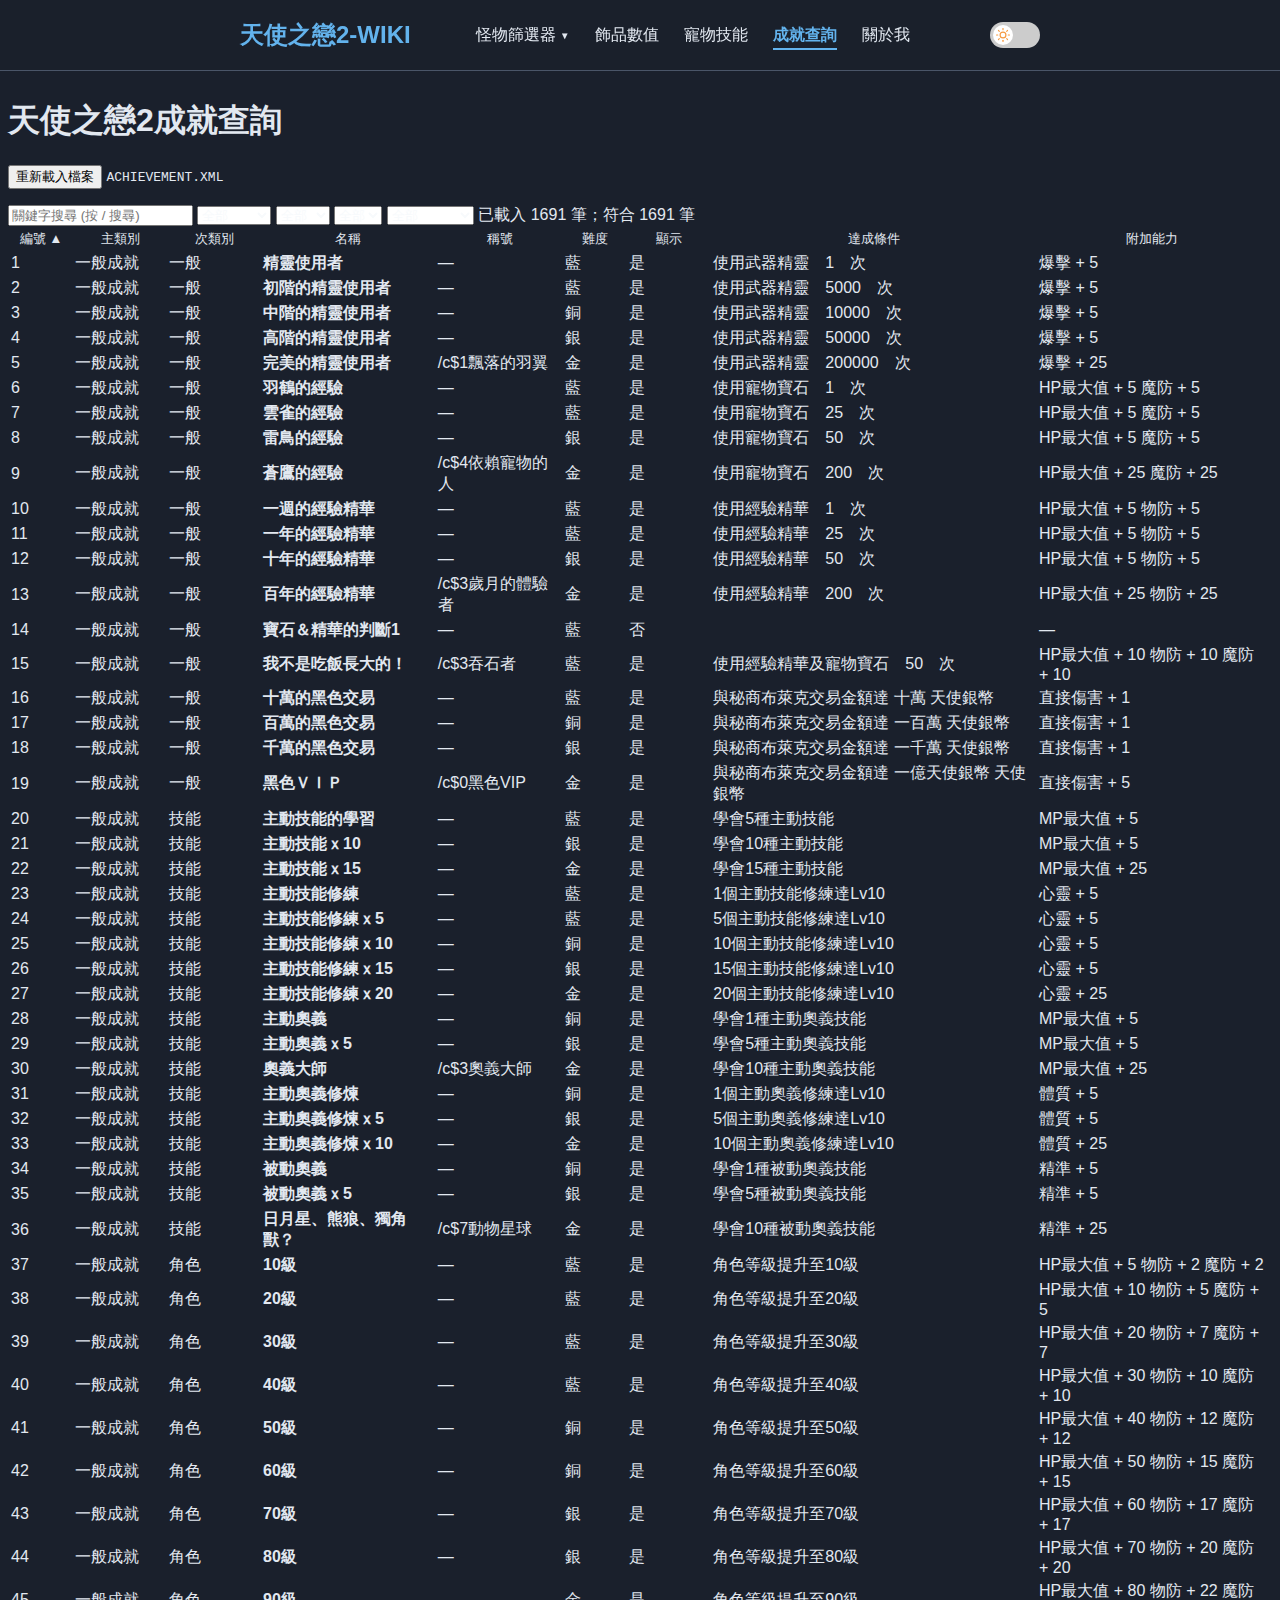
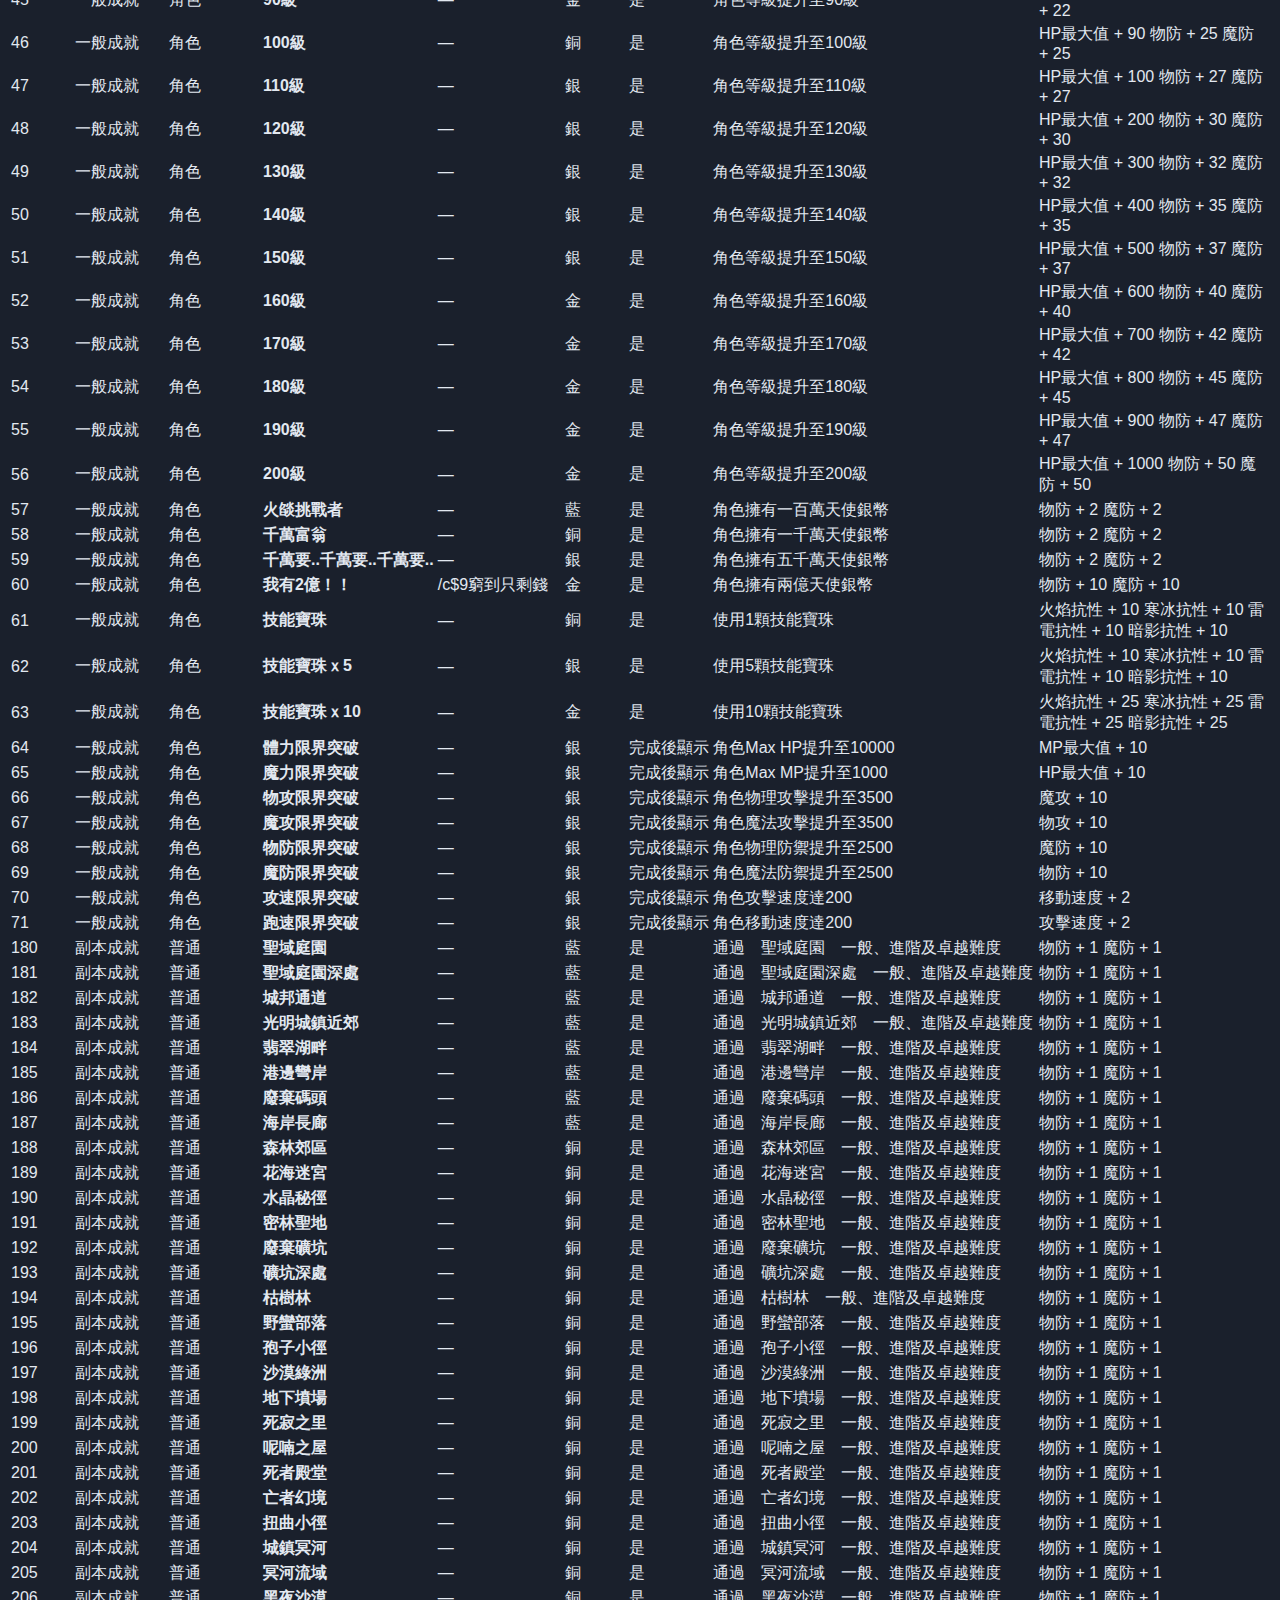
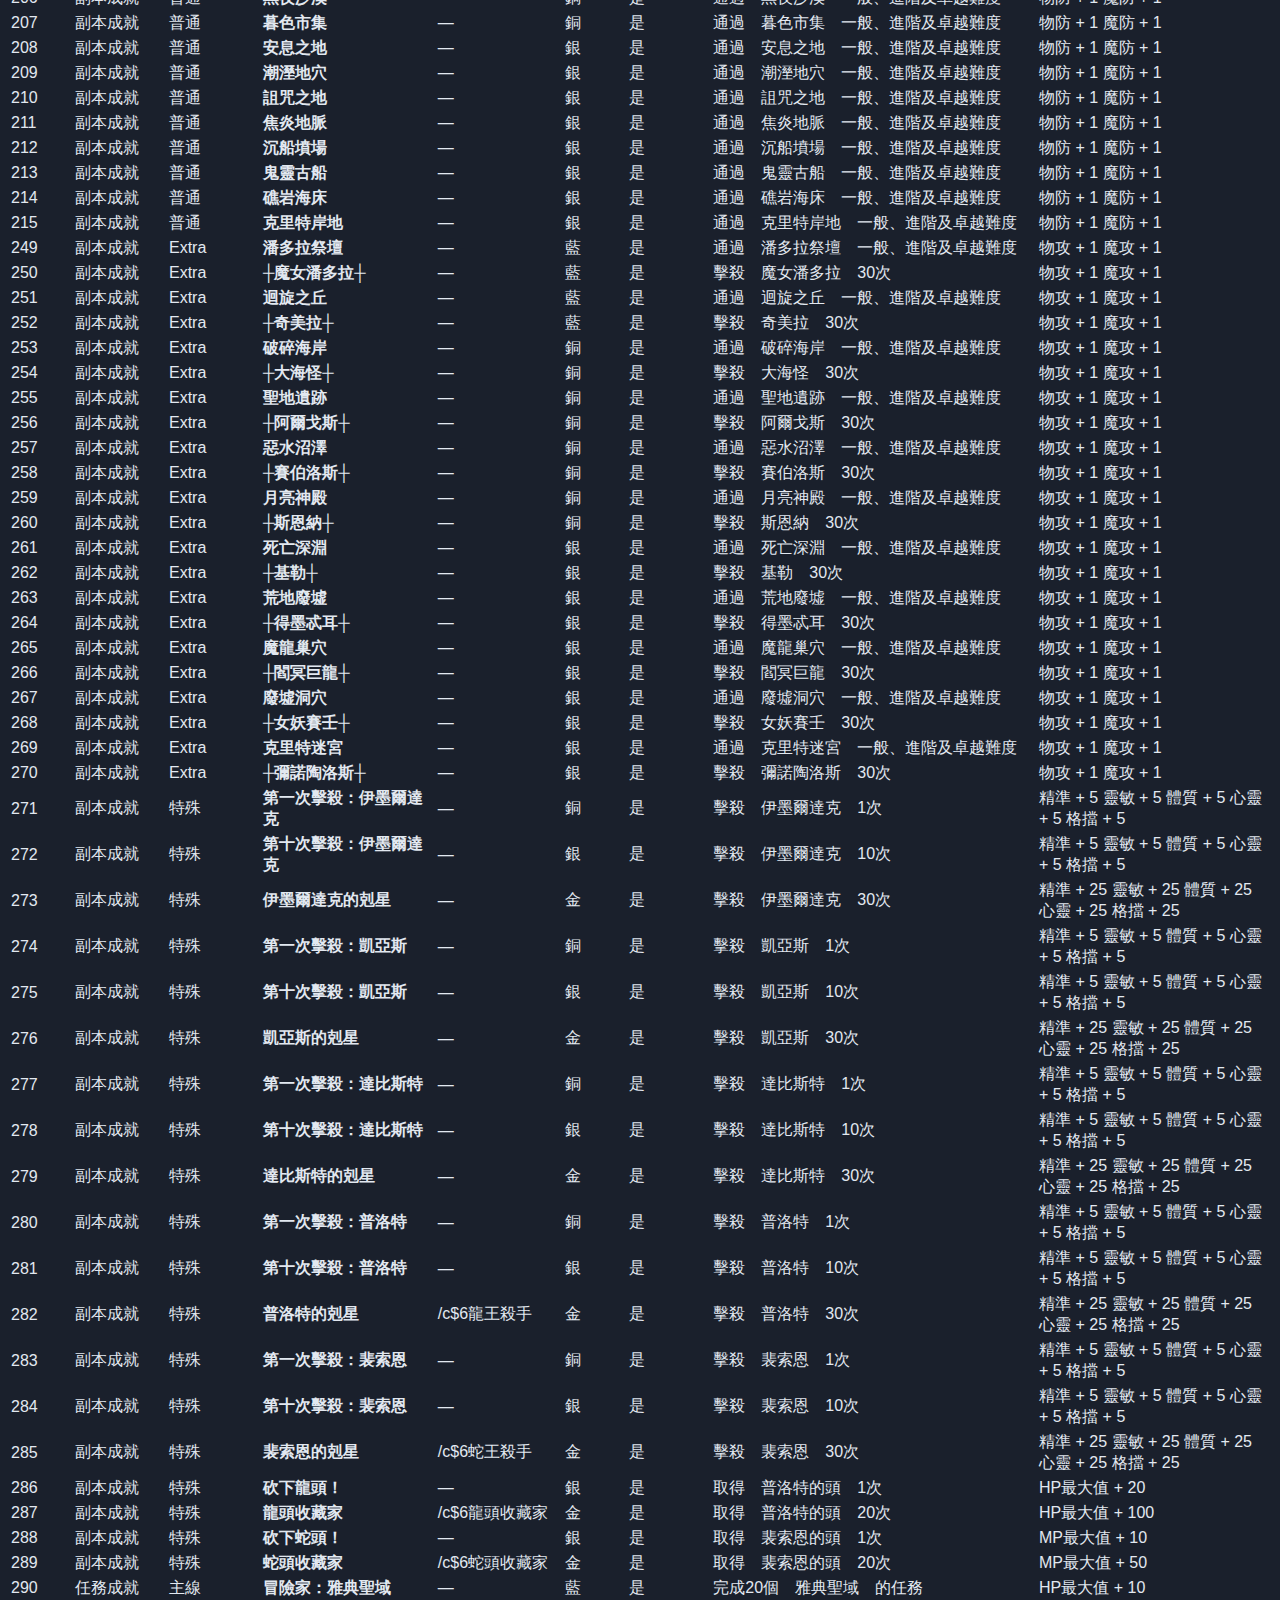
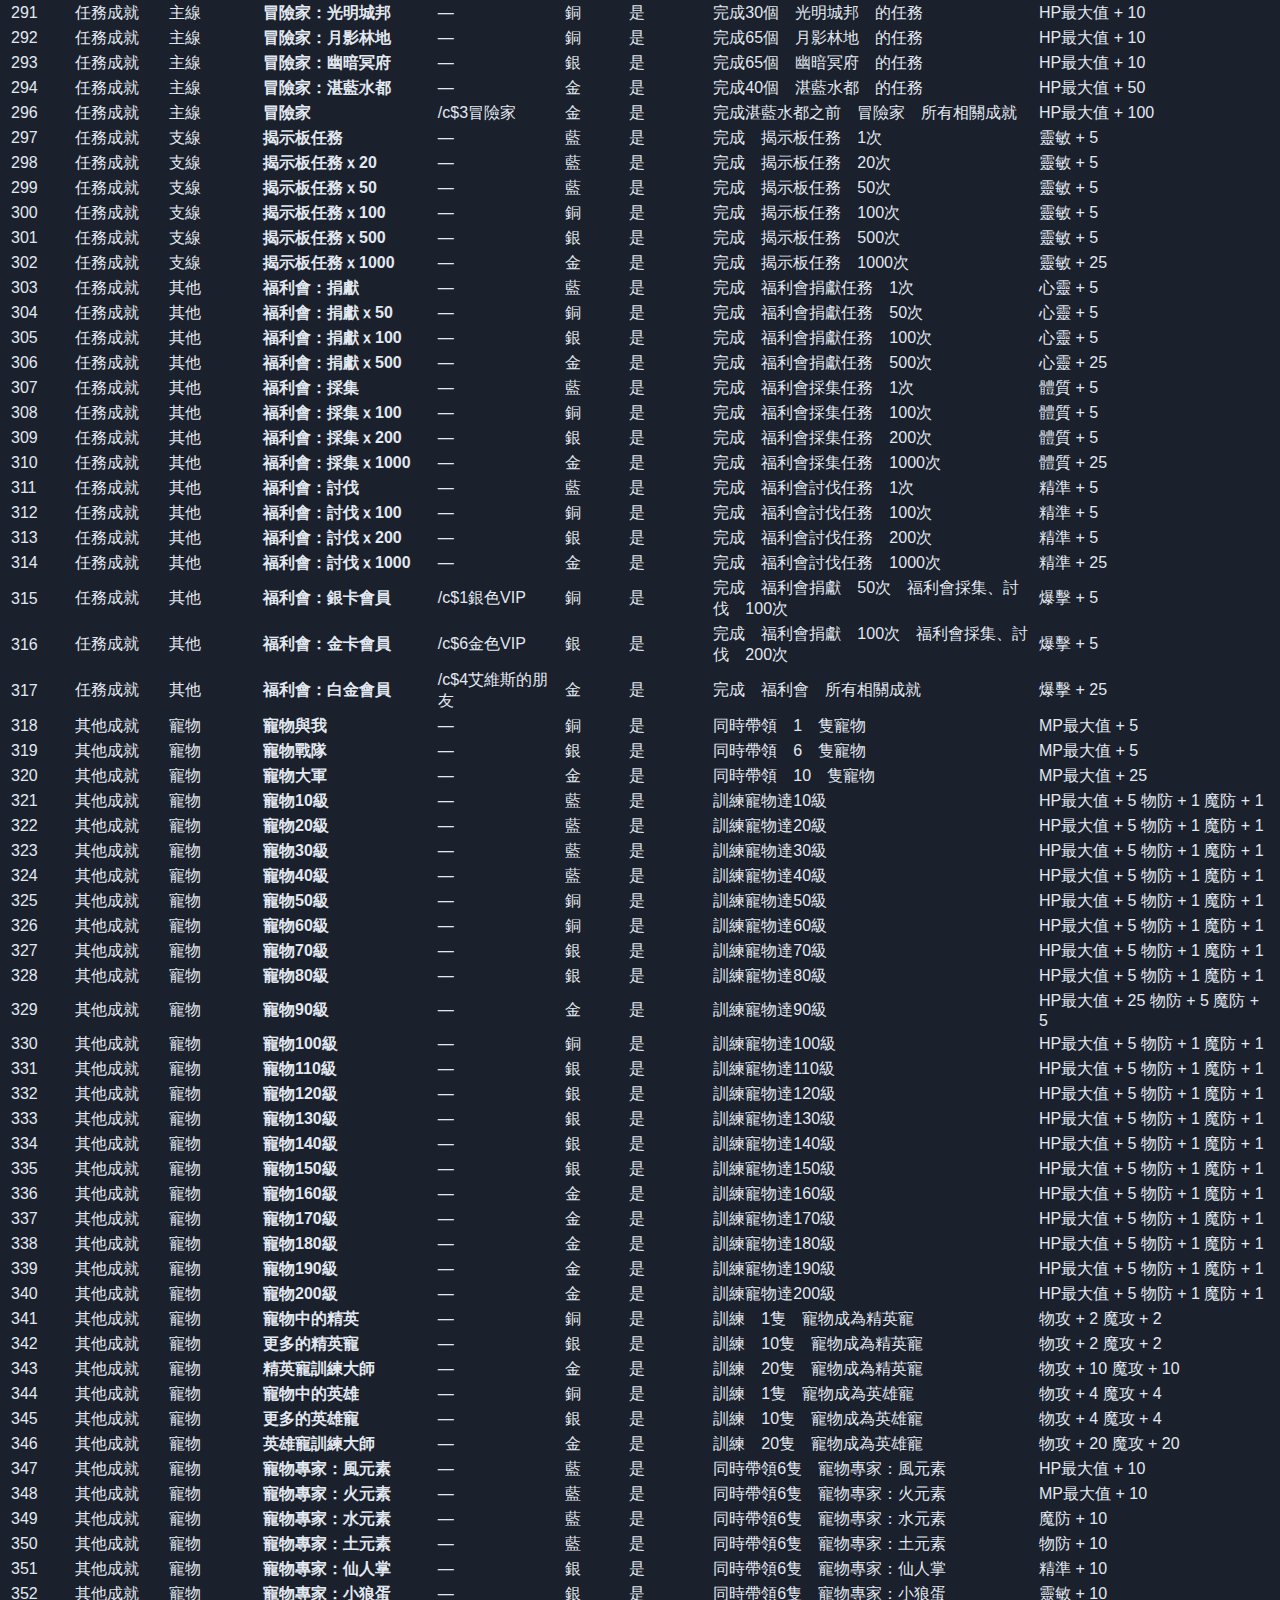
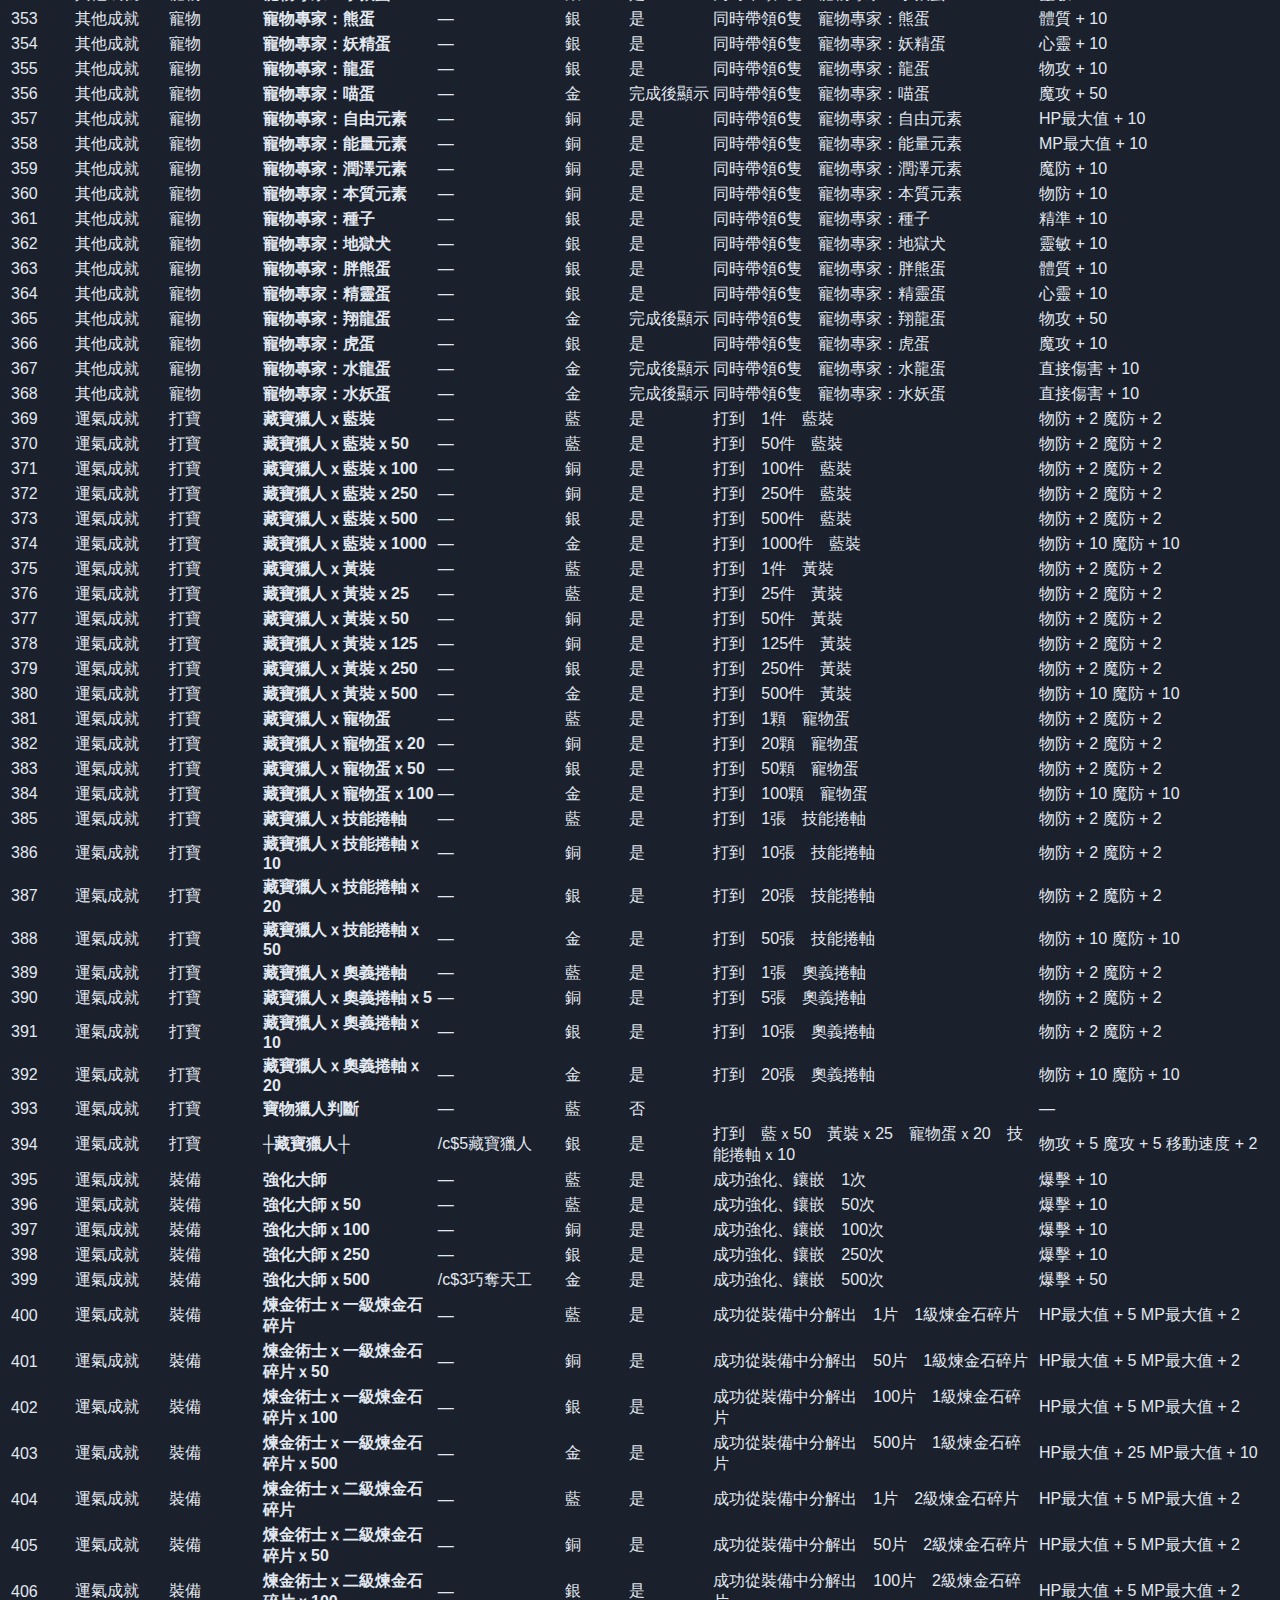
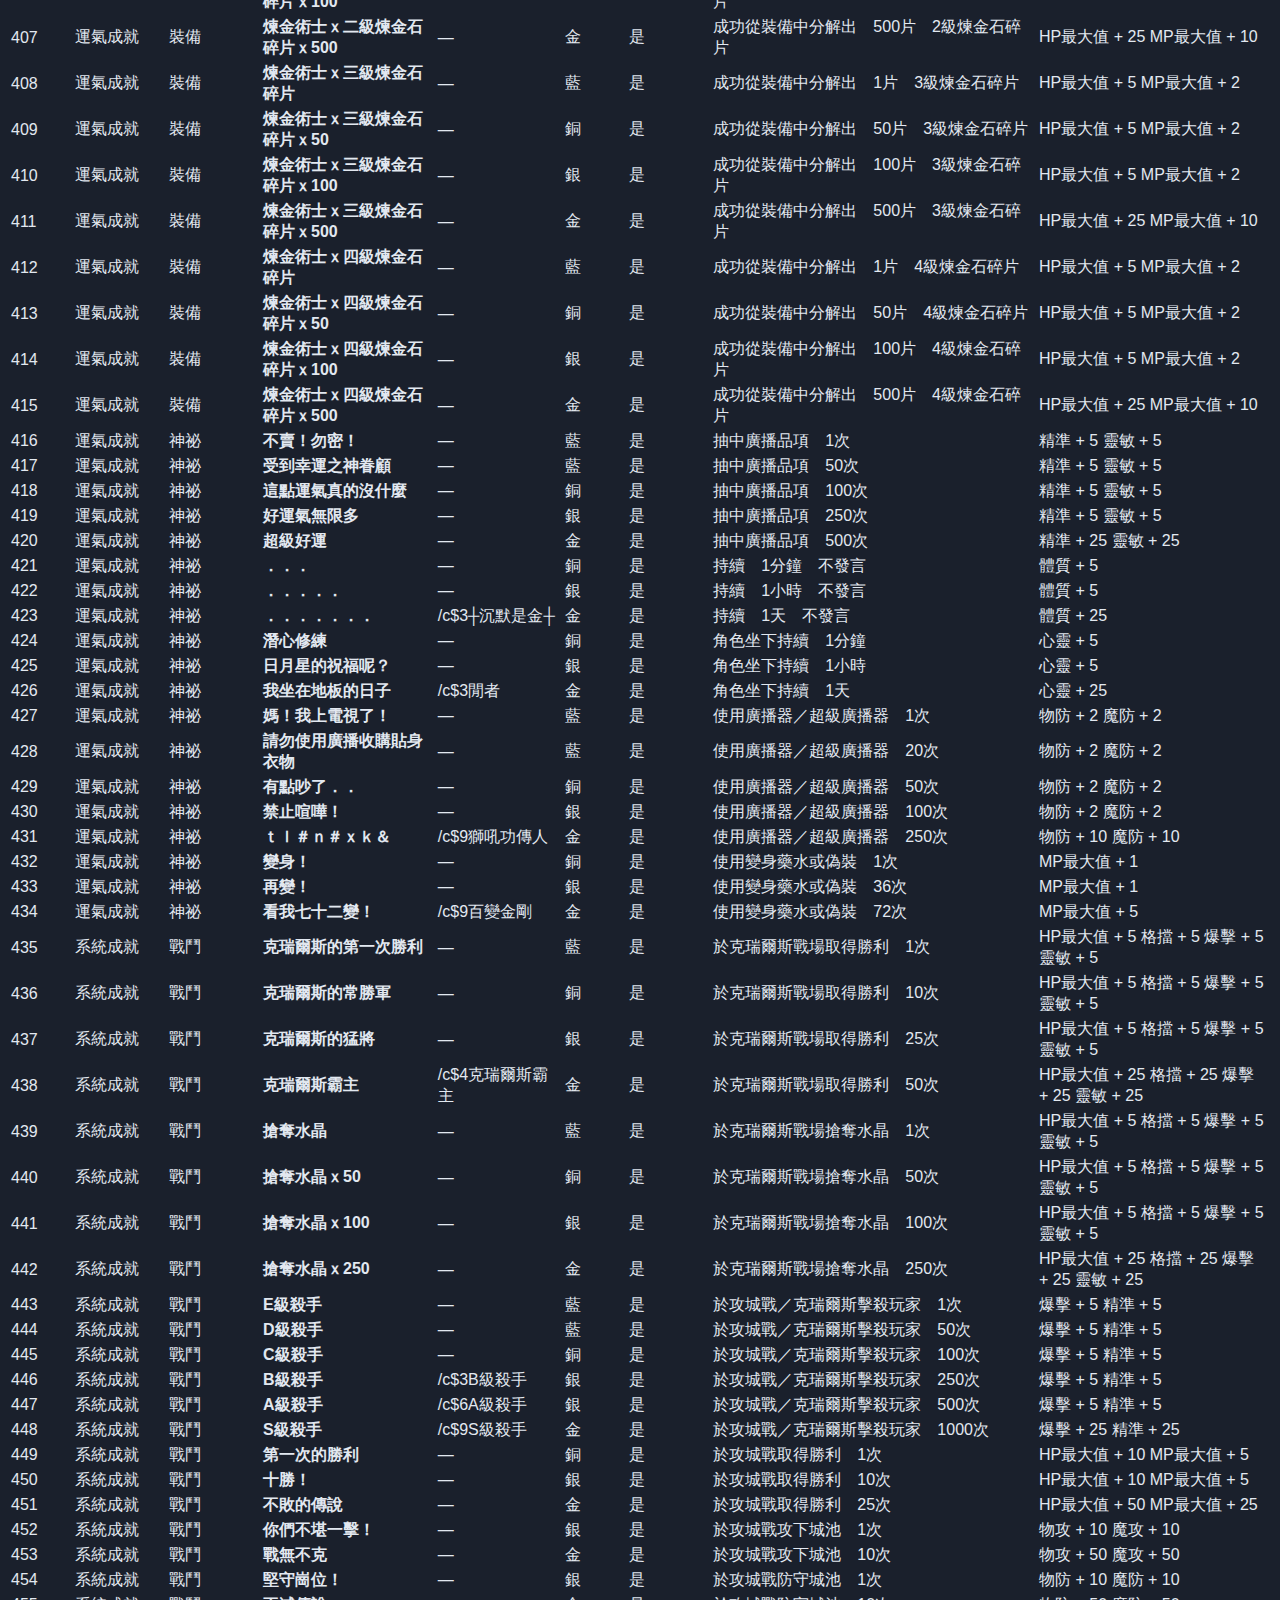
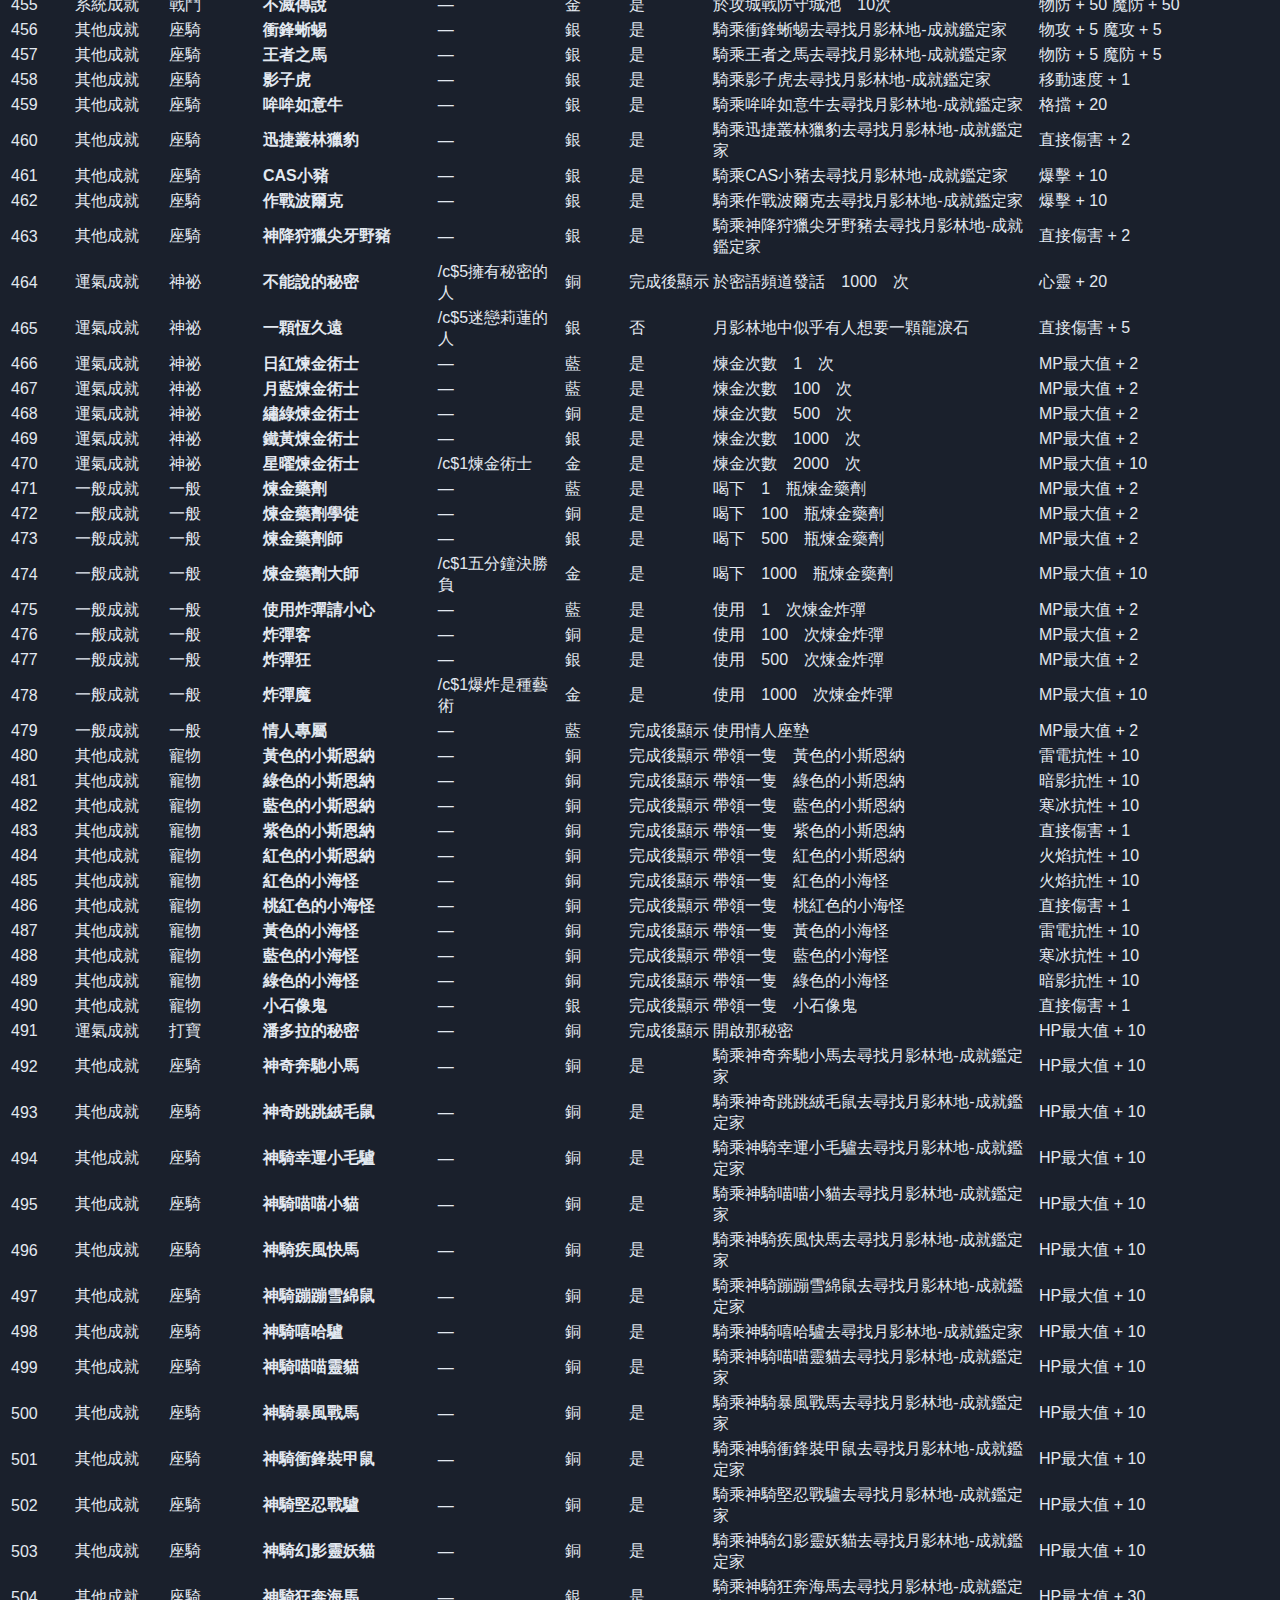
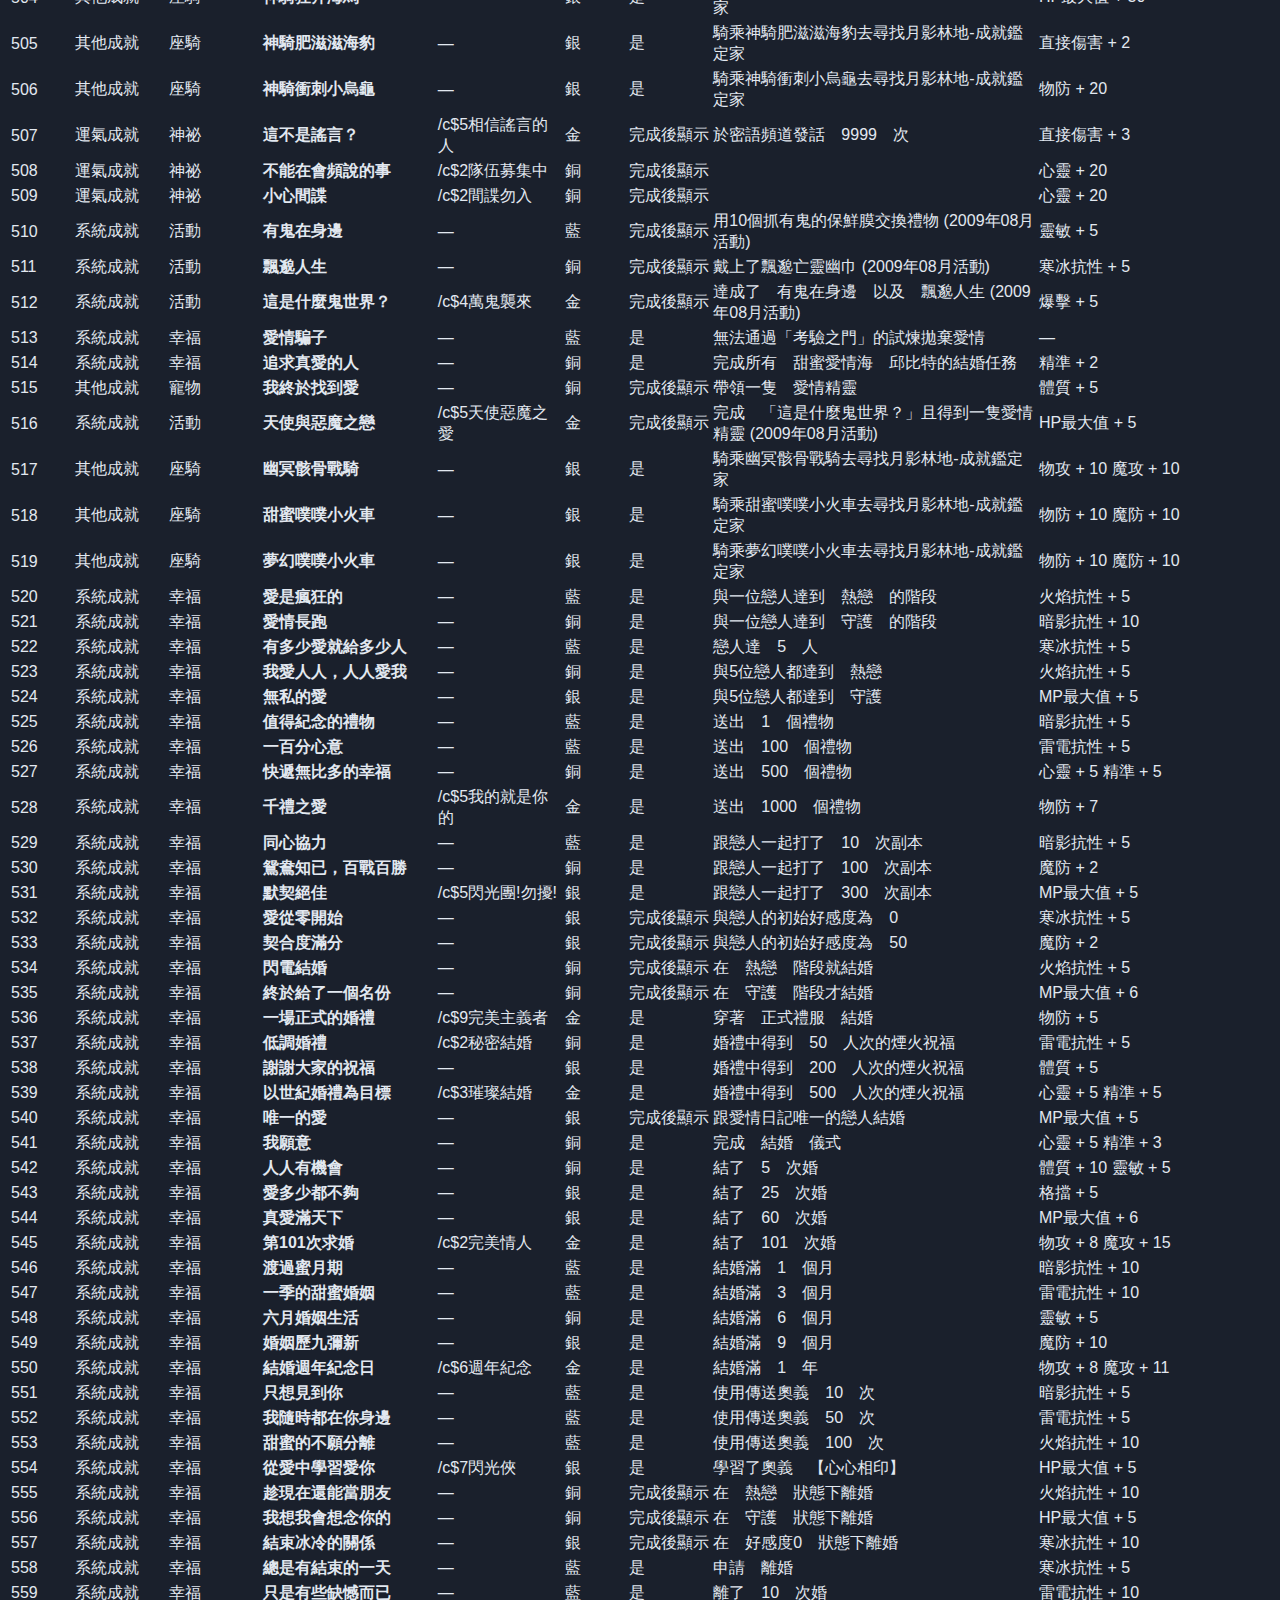
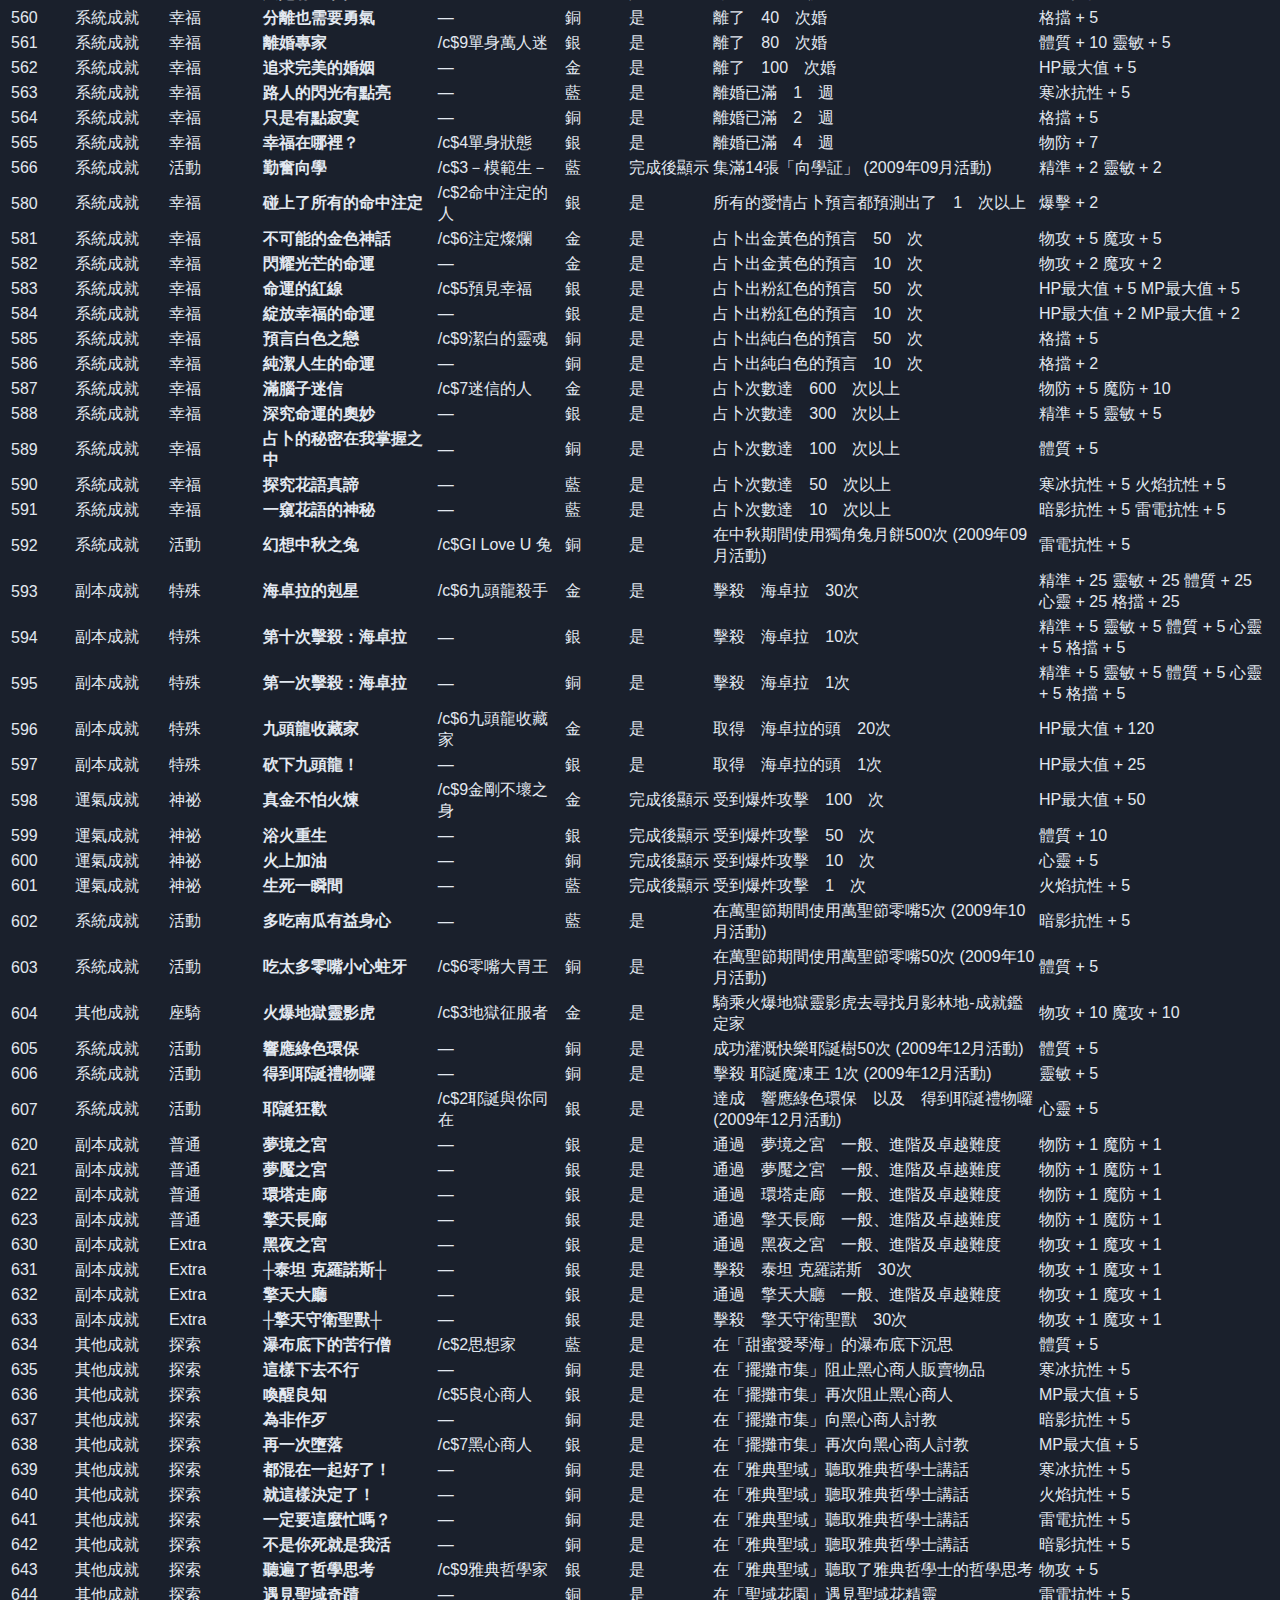
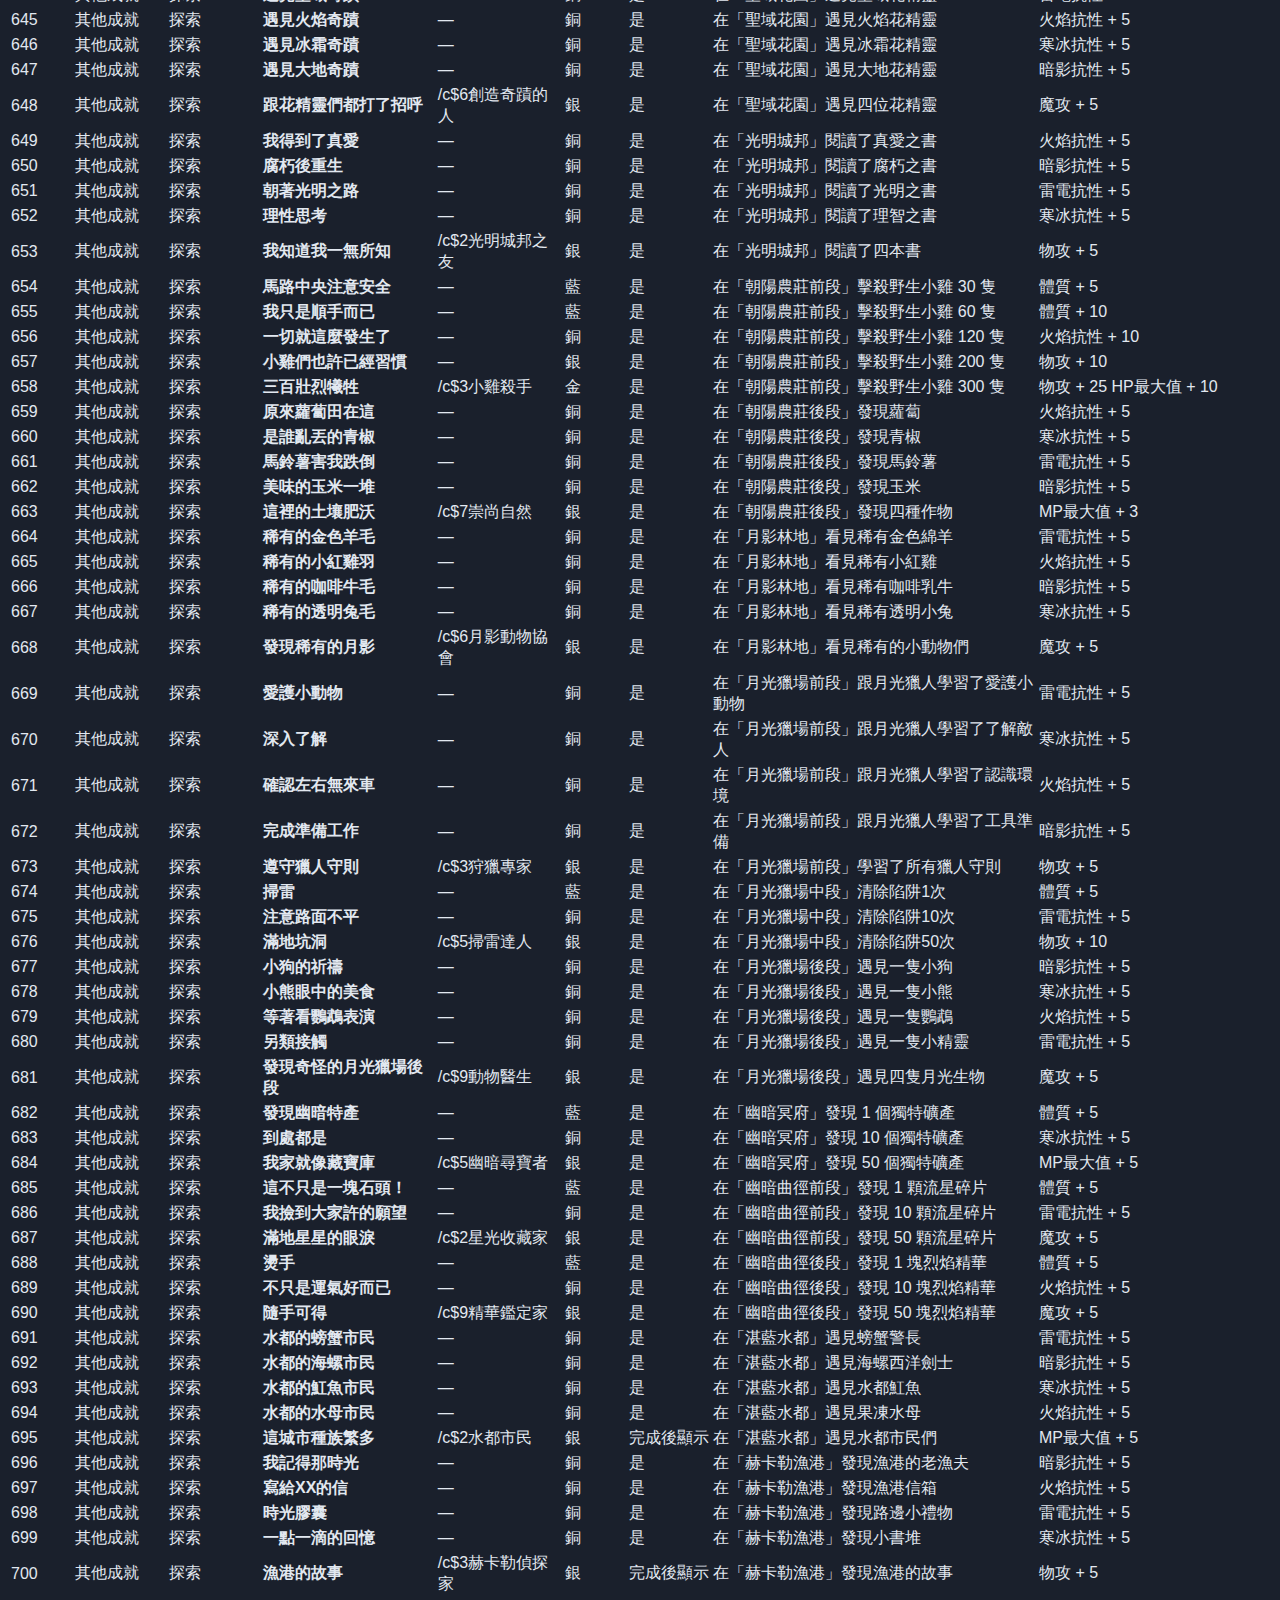
<file: achievement.html>
<!DOCTYPE html>
<html lang="zh-Hant">
<head>
<meta charset="utf-8">
<meta name="viewport" content="width=device-width, initial-scale=1">
<title>天使之戀2成就查詢</title>
<link rel="stylesheet" href="shared-styles.css">
<link rel="icon" href="al2favicon.ico" type="image/x-icon">
</head>
<body>
<div id="nav-placeholder"></div>

<div class="container">
  <h1>天使之戀2成就查詢</h1>
  <p>
    <input type="file" id="fileInput" accept=".xml" style="display:none;">
    <button id="reloadButton">重新載入檔案</button>
    <code>ACHIEVEMENT.XML</code>
  </p>

  <div class="filters">
    <input id="kw" type="text" placeholder="關鍵字搜尋 (按 / 搜尋)" aria-label="搜尋成就">
    <select id="cat"><option>全部</option></select>
    <select id="subcat"><option>全部</option></select>
    <select id="diff"><option>全部</option></select>
    <select id="visible"><option>全部</option></select>
    <span class="stat" id="stat">尚未載入</span>
  </div>

  <div class="table-wrap">
    <table id="tbl">
      <thead><tr id="theadRow"></tr></thead>
      <tbody id="tbody"></tbody>
    </table>
  </div>
  <div id="no-results" class="text-center py-12 text-slate-400 hidden" style="text-align:center; padding: 20px;">
    找不到符合的成就。
  </div>

  <details style="margin-top:8px">
    <summary>原始 XML</summary>
    <pre id="raw" style="white-space:pre-wrap;font-size:12px;max-height:200px;overflow:auto;color:#8ea0be"></pre>
  </details>

  <div class="footer">Made for offline use</div>
</div>
<script src="nav.js"></script>
<script>
(() => {
  const kw=document.getElementById('kw'),cat=document.getElementById('cat'),subcat=document.getElementById('subcat'),diff=document.getElementById('diff'),visible=document.getElementById('visible'),stat=document.getElementById('stat'),theadRow=document.getElementById('theadRow'),tbody=document.getElementById('tbody'),raw=document.getElementById('raw'),fileInput=document.getElementById('fileInput'),reloadButton=document.getElementById('reloadButton');
  let rows=[],sortKey="編號",sortAsc=true;

  const columns=[["編號",60],["主類別",90],["次類別",90],["名稱",160],["稱號",120],["難度",60],["顯示",80],["達成條件",260],["附加能力",200]];

  function parseXMLText(text){
    const parser=new DOMParser(),doc=parser.parseFromString(text,"application/xml");
    if(doc.querySelector("parsererror")) throw new Error("XML 解析失敗");
    const nodes=[...doc.querySelectorAll("achievement")];
    return nodes.map(el=>{
      const obj={};for(const attr of el.attributes)obj[attr.name]=attr.value;
      const ruleGroups={};
      for(const[k,v]of Object.entries(obj)){const m=k.match(/^規則(\d+)(類別|參數(\d+))$/);if(m){const idx=m[1];ruleGroups[idx]=ruleGroups[idx]||{類別:"",參數:{}};if(m[2]==="類別")ruleGroups[idx].類別=v;if(m[3])ruleGroups[idx].參數[m[3]]=v}}
      const ruleEntries=Object.entries(ruleGroups).map(([i,r])=>({索引:+i,類別:r.類別,參數:Object.keys(r.參數).sort((a,b)=>a-b).map(k=>r.參數[k])})).sort((a,b)=>a.索引-b.索引);
      const bonusGroups={};
      for(const[k,v]of Object.entries(obj)){let m=k.match(/^附加能力(\d*)種類$/);if(m){const idx=m[1]||"1";bonusGroups[idx]=bonusGroups[idx]||{};bonusGroups[idx].種類=v}m=k.match(/^附加能力(\d*)數值$/);if(m){const idx=m[1]||"1";bonusGroups[idx]=bonusGroups[idx]||{};bonusGroups[idx].數值=v}}
      const bonusEntries=Object.entries(bonusGroups).map(([i,b])=>({索引:+i,種類:b.種類,數值:b.數值})).sort((a,b)=>a.索引-b.索引);
      return {...obj,_規則:ruleEntries,_附加能力:bonusEntries};
    });
  }

  function renderHeader(){
    theadRow.innerHTML="";columns.forEach(([key,w])=>{const th=document.createElement('th');th.style.minWidth=w+'px';const btn=document.createElement('button');btn.textContent=key+(sortKey===key?(sortAsc?" ▲":" ▼"):"");btn.style.background="none";btn.style.color="inherit";btn.style.border="0";btn.style.cursor="pointer";btn.onclick=()=>{if(sortKey===key)sortAsc=!sortAsc;else{sortKey=key;sortAsc=true}update()};th.appendChild(btn);theadRow.appendChild(th)});
  }

  function update(){
    renderHeader();let data=[...rows];
    if(cat.value!=="全部")data=data.filter(r=>r["主類別"]===cat.value);
    if(subcat.value!=="全部")data=data.filter(r=>r["次類別"]===subcat.value);
    if(diff.value!=="全部")data=data.filter(r=>r["難度"]===diff.value);
    if(visible.value!=="全部")data=data.filter(r=>r["顯示"]===visible.value);
    const k=kw.value.trim();if(k)data=data.filter(r=>["編號","名稱","稱號","說明","主類別","次類別"].some(x=>(r[x]||"").includes(k))||r._規則.some(x=>x.類別.includes(k)||x.參數.join(",").includes(k))||r._附加能力.some(x=>(x.種類||"").includes(k)));
    data.sort((a,b)=>{const va=a[sortKey],vb=b[sortKey];const na=+va,nb=+vb;let cmp;cmp=(!isNaN(na)&&!isNaN(nb))?na-nb:String(va||"").localeCompare(String(vb||""),"zh-Hant");return sortAsc?cmp:-cmp});
    stat.textContent=`已載入 ${rows.length} 筆；符合 ${data.length} 筆`;
    const noResults = document.getElementById('no-results');
    if (noResults) {
      noResults.classList.toggle('hidden', data.length > 0);
    }
    tbody.innerHTML="";
    data.forEach(r=>{const tr=document.createElement('tr');
      tr.innerHTML=`<td>${r["編號"]||""}</td><td>${r["主類別"]||""}</td><td>${r["次類別"]||""}</td><td><strong>${r["名稱"]||""}</strong></td><td class="muted">${r["稱號"]||"—"}</td><td>${r["難度"]||""}</td><td>${r["顯示"]||""}</td><td class="muted">${r["說明"]||""}</td><td data-cell="附加能力"></td><td data-cell="規則"></td>`;
      const bc=tr.querySelector('[data-cell="附加能力"]');if(r._附加能力.length && r._附加能力[0].種類){bc.textContent=r._附加能力.map(x=>(x.種類||"?")+" + "+(x.數值||0)).join("  ");}else bc.innerHTML='<span class="muted">—</span>';
      tbody.appendChild(tr)});
    function setOpts(sel,vals){const cur=sel.value;sel.innerHTML="<option>全部</option>"+vals.map(v=>`<option>${v}</option>`).join("");if([...sel.options].some(o=>o.value===cur))sel.value=cur}
    setOpts(cat,[...new Set(rows.map(r=>r["主類別"]).filter(Boolean))]);setOpts(subcat,[...new Set(rows.map(r=>r["次類別"]).filter(Boolean))]);setOpts(diff,[...new Set(rows.map(r=>r["難度"]).filter(Boolean))]);setOpts(visible,[...new Set(rows.map(r=>r["顯示"]).filter(Boolean))]);
  }

  async function loadFile(file){
    try{
      let text;
      if(file){text=await file.text()}
      else{const res=await fetch('ACHIEVEMENT.XML');if(!res.ok)throw new Error(res.statusText);text=await res.text()}
      raw.textContent=text;
      rows=parseXMLText(text);
      update();
    }catch(e){
      stat.textContent="無法載入檔案："+e.message;
      tbody.innerHTML = `<tr><td colspan="${columns.length}" style="text-align:center;padding:20px;">無法載入成就檔案 (ACHIEVEMENT.XML)。請確認檔案存在，或手動選擇檔案。</td></tr>`;
    }
  }
  
  reloadButton.addEventListener('click', () => fileInput.click());
  fileInput.addEventListener('change', (e) => {
    if(e.target.files.length) loadFile(e.target.files[0]);
  });
  
  [kw,cat,subcat,diff,visible].forEach(el=>el.addEventListener('input',update));
  renderHeader();
  loadFile();
})();
</script>
</body>
</html>
</file>
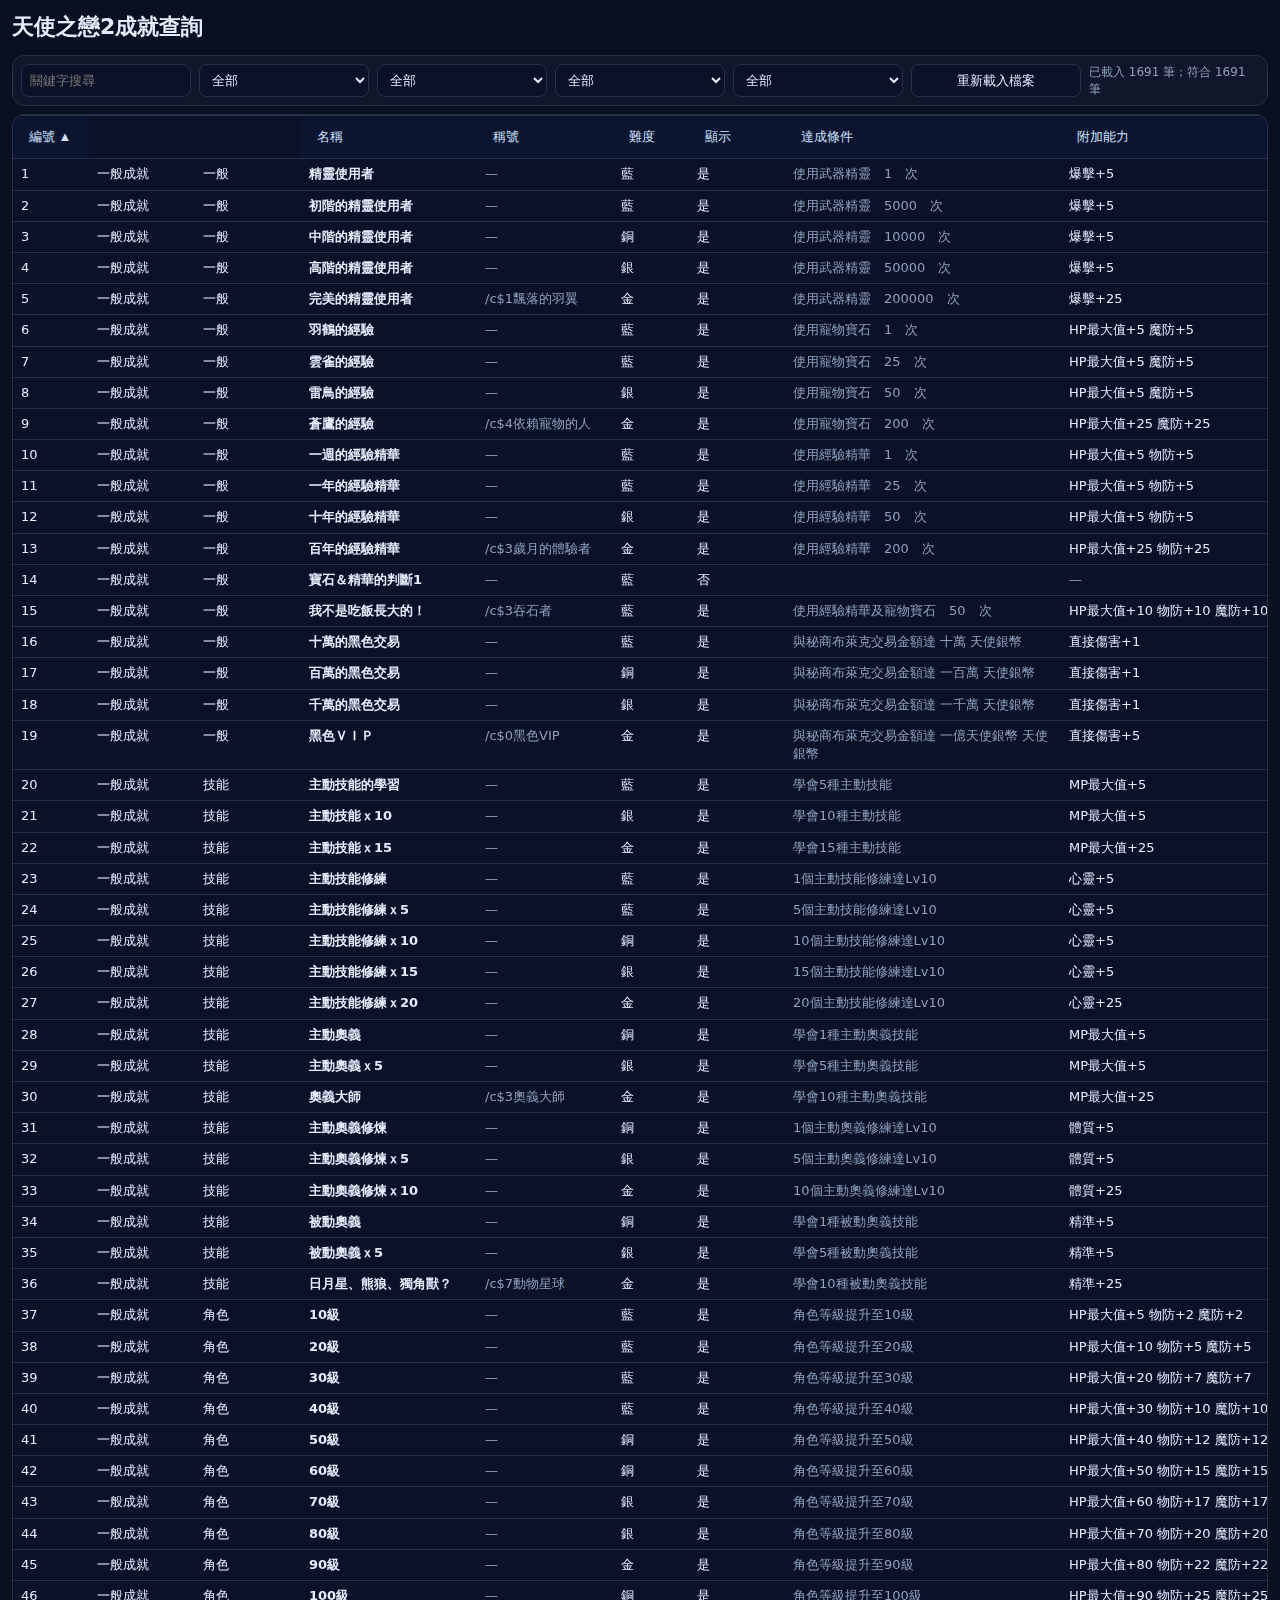
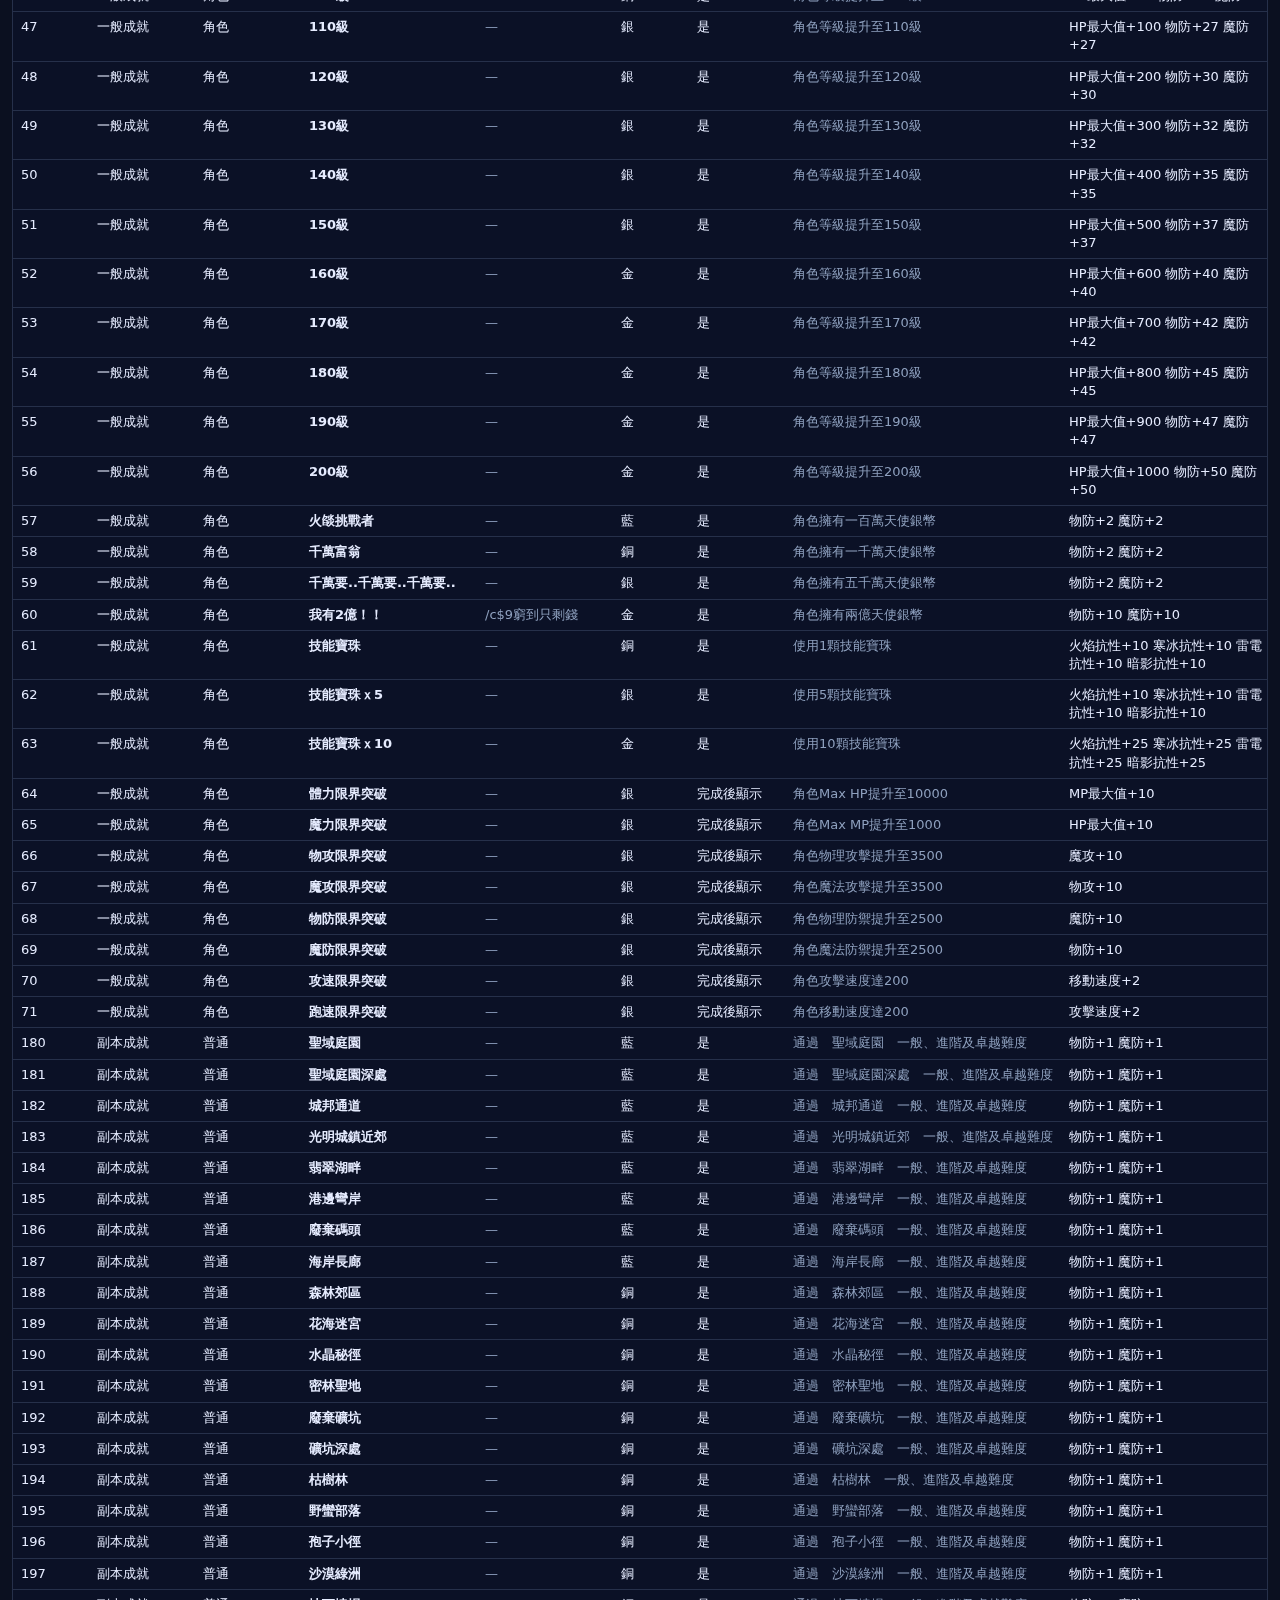
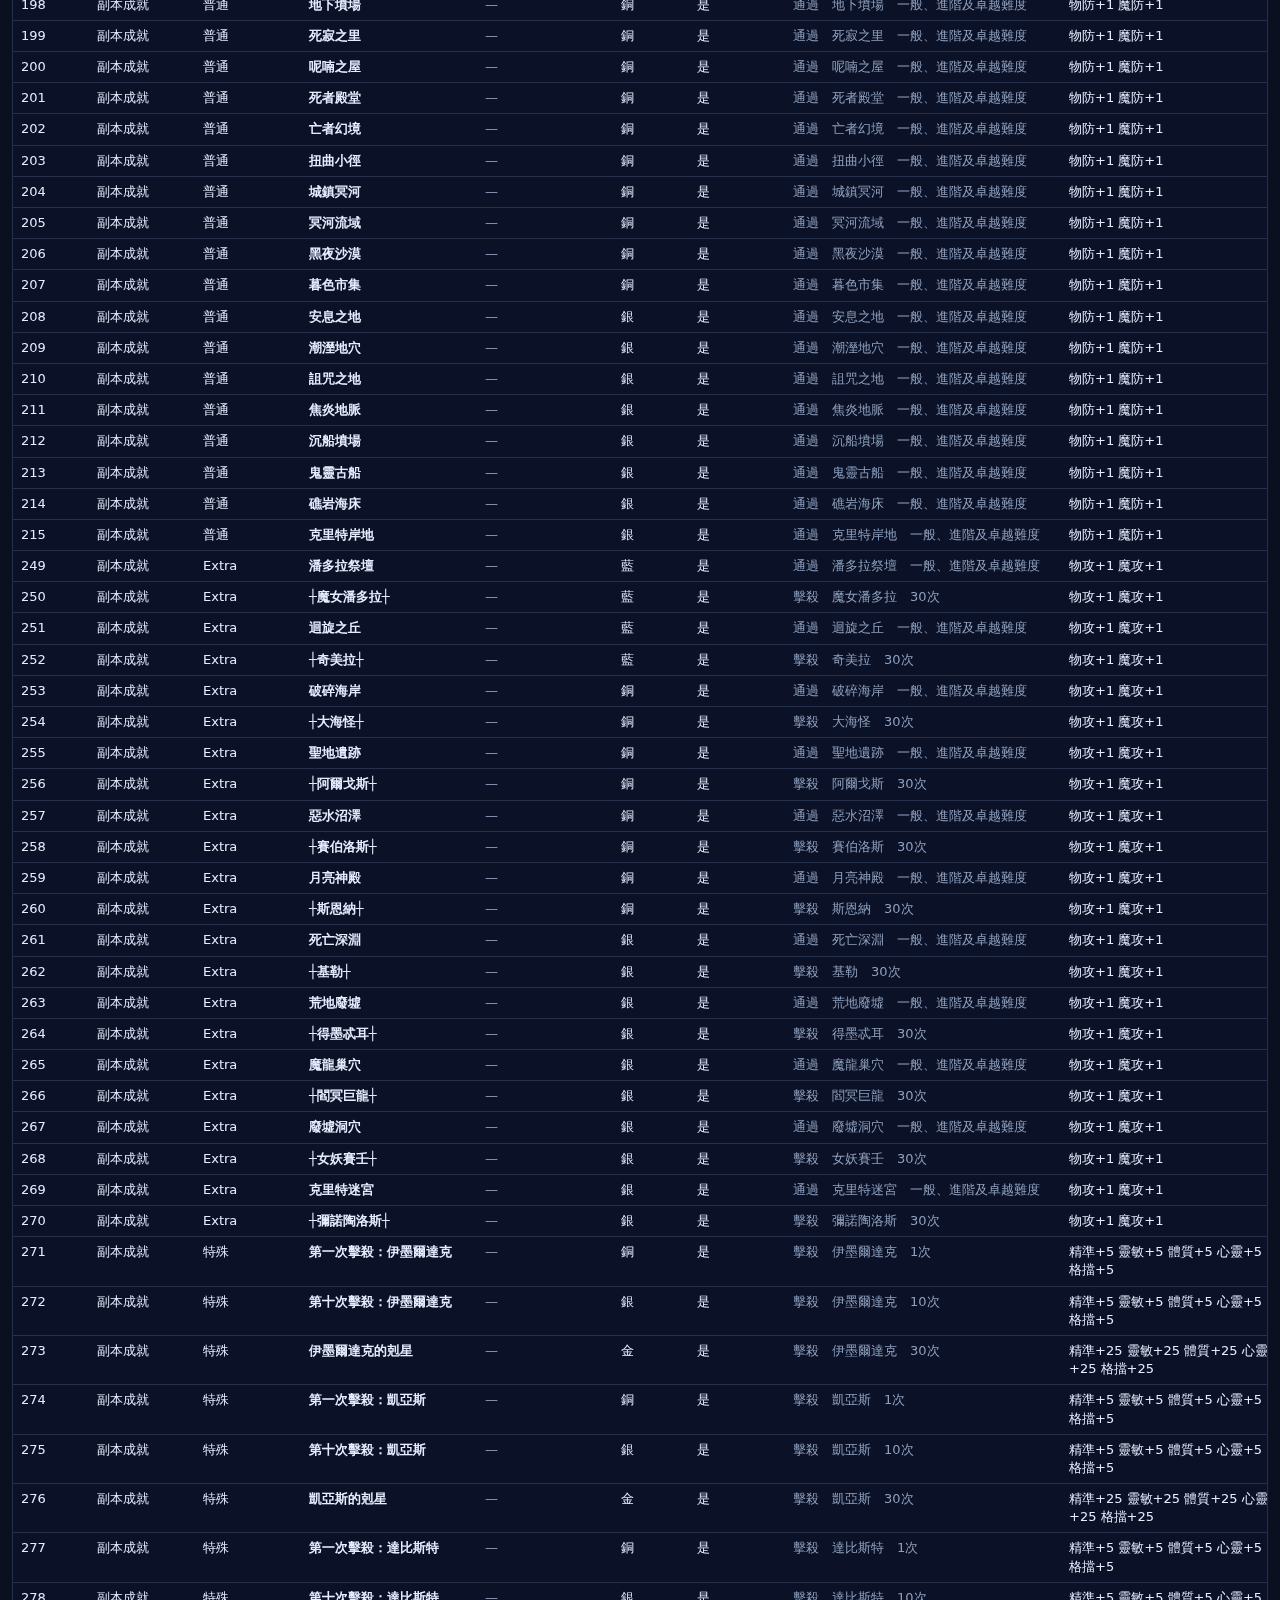
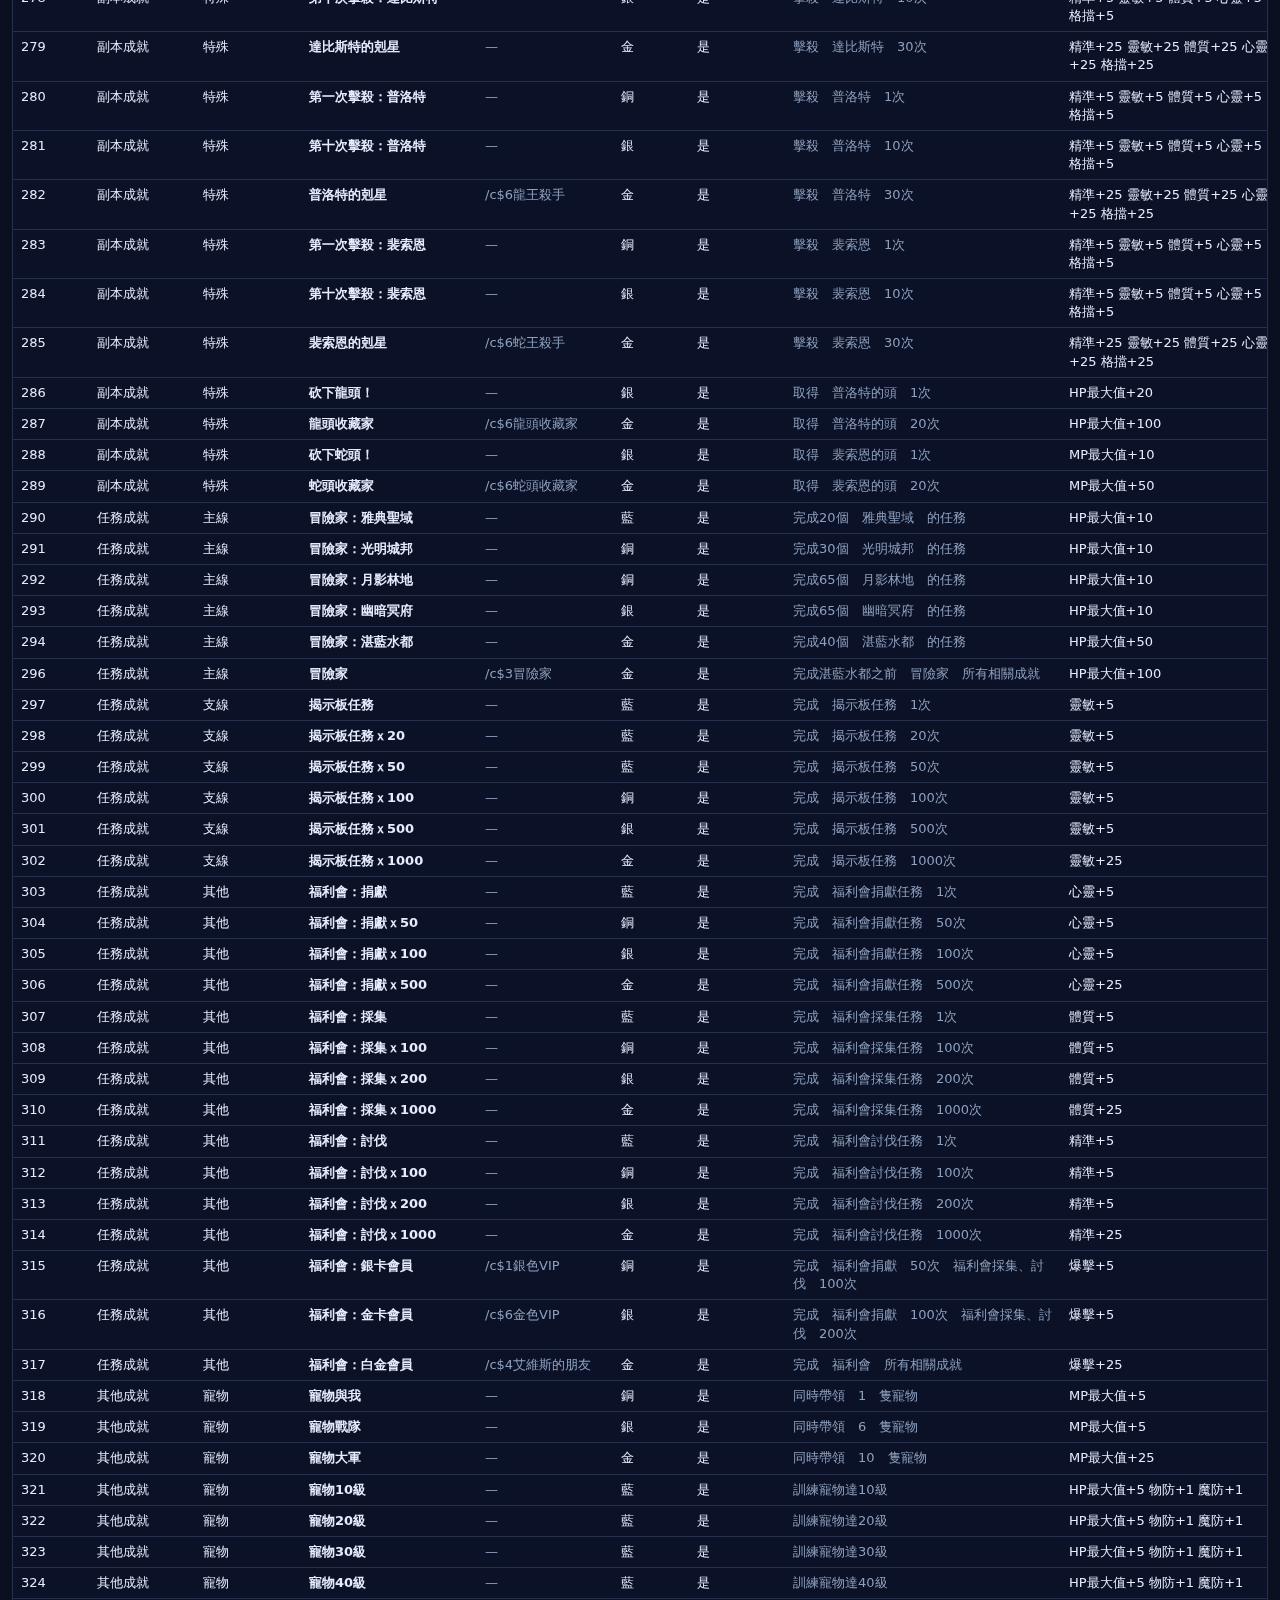
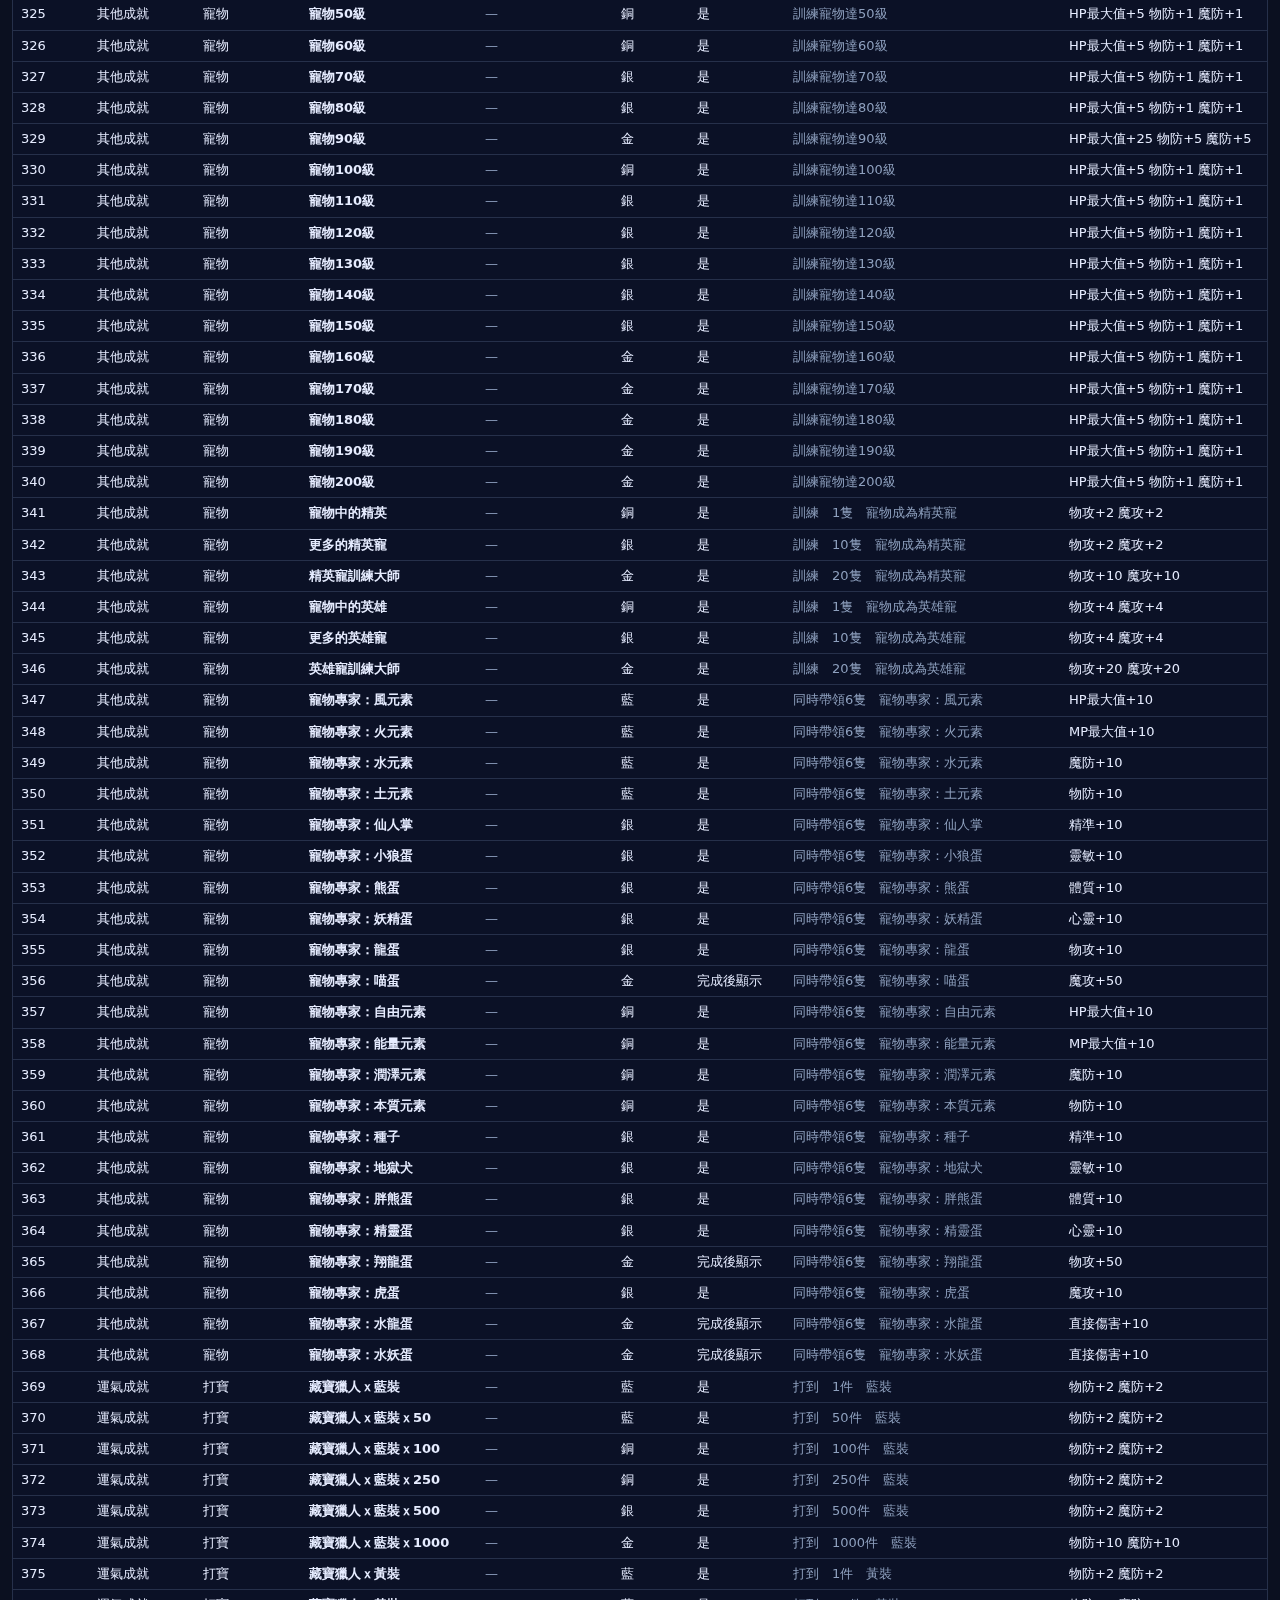
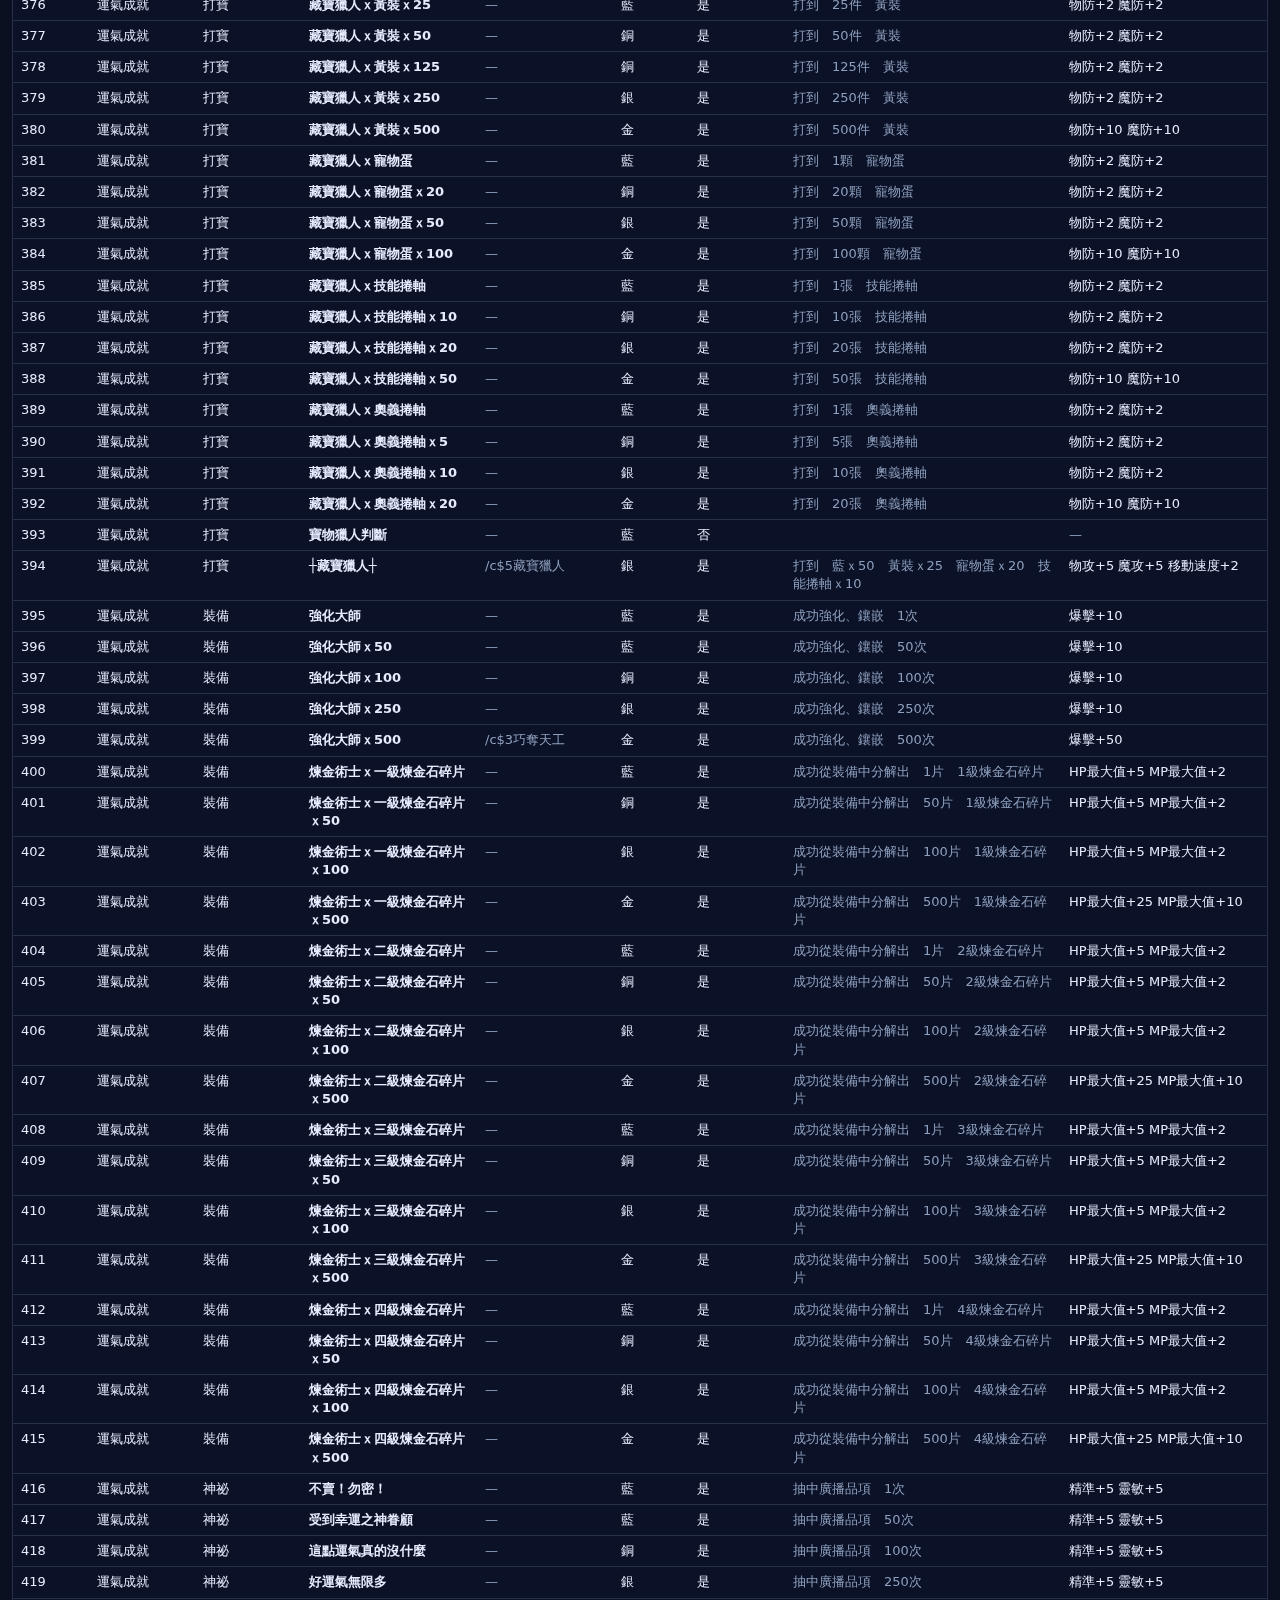
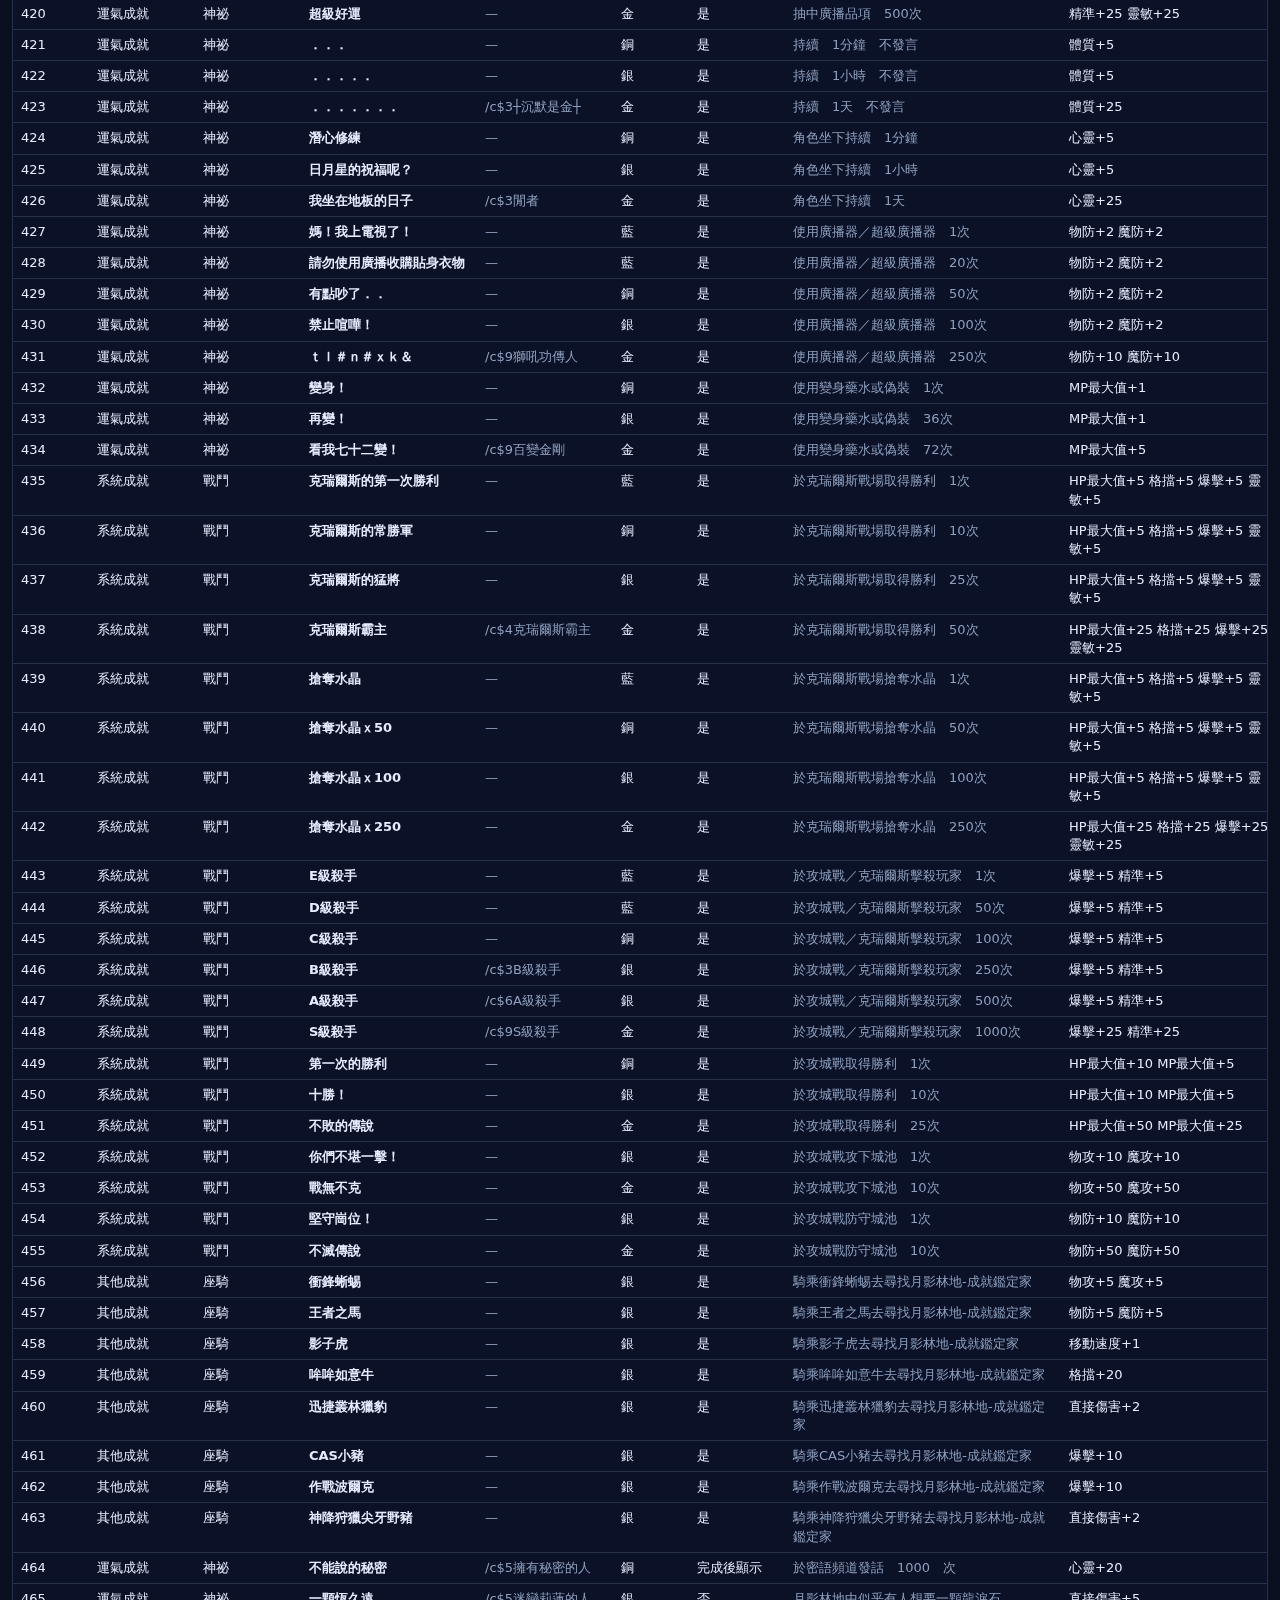
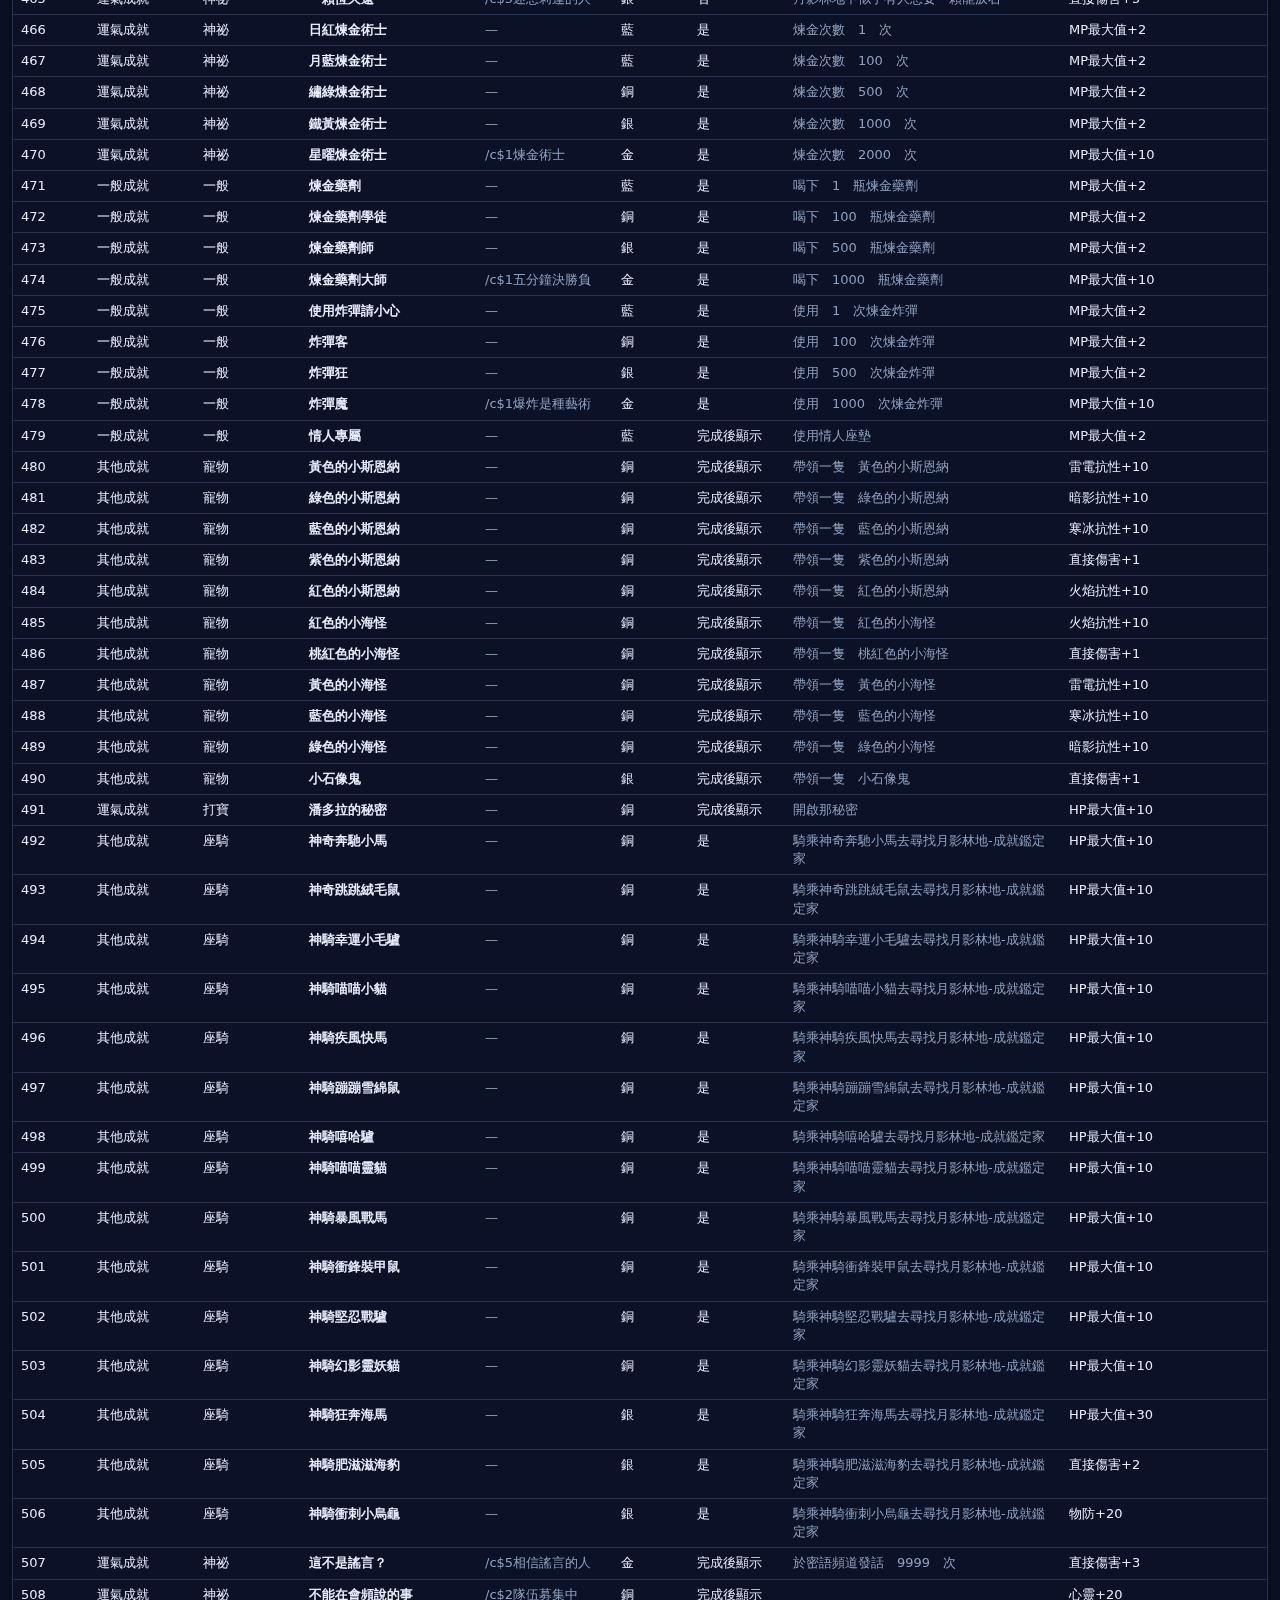
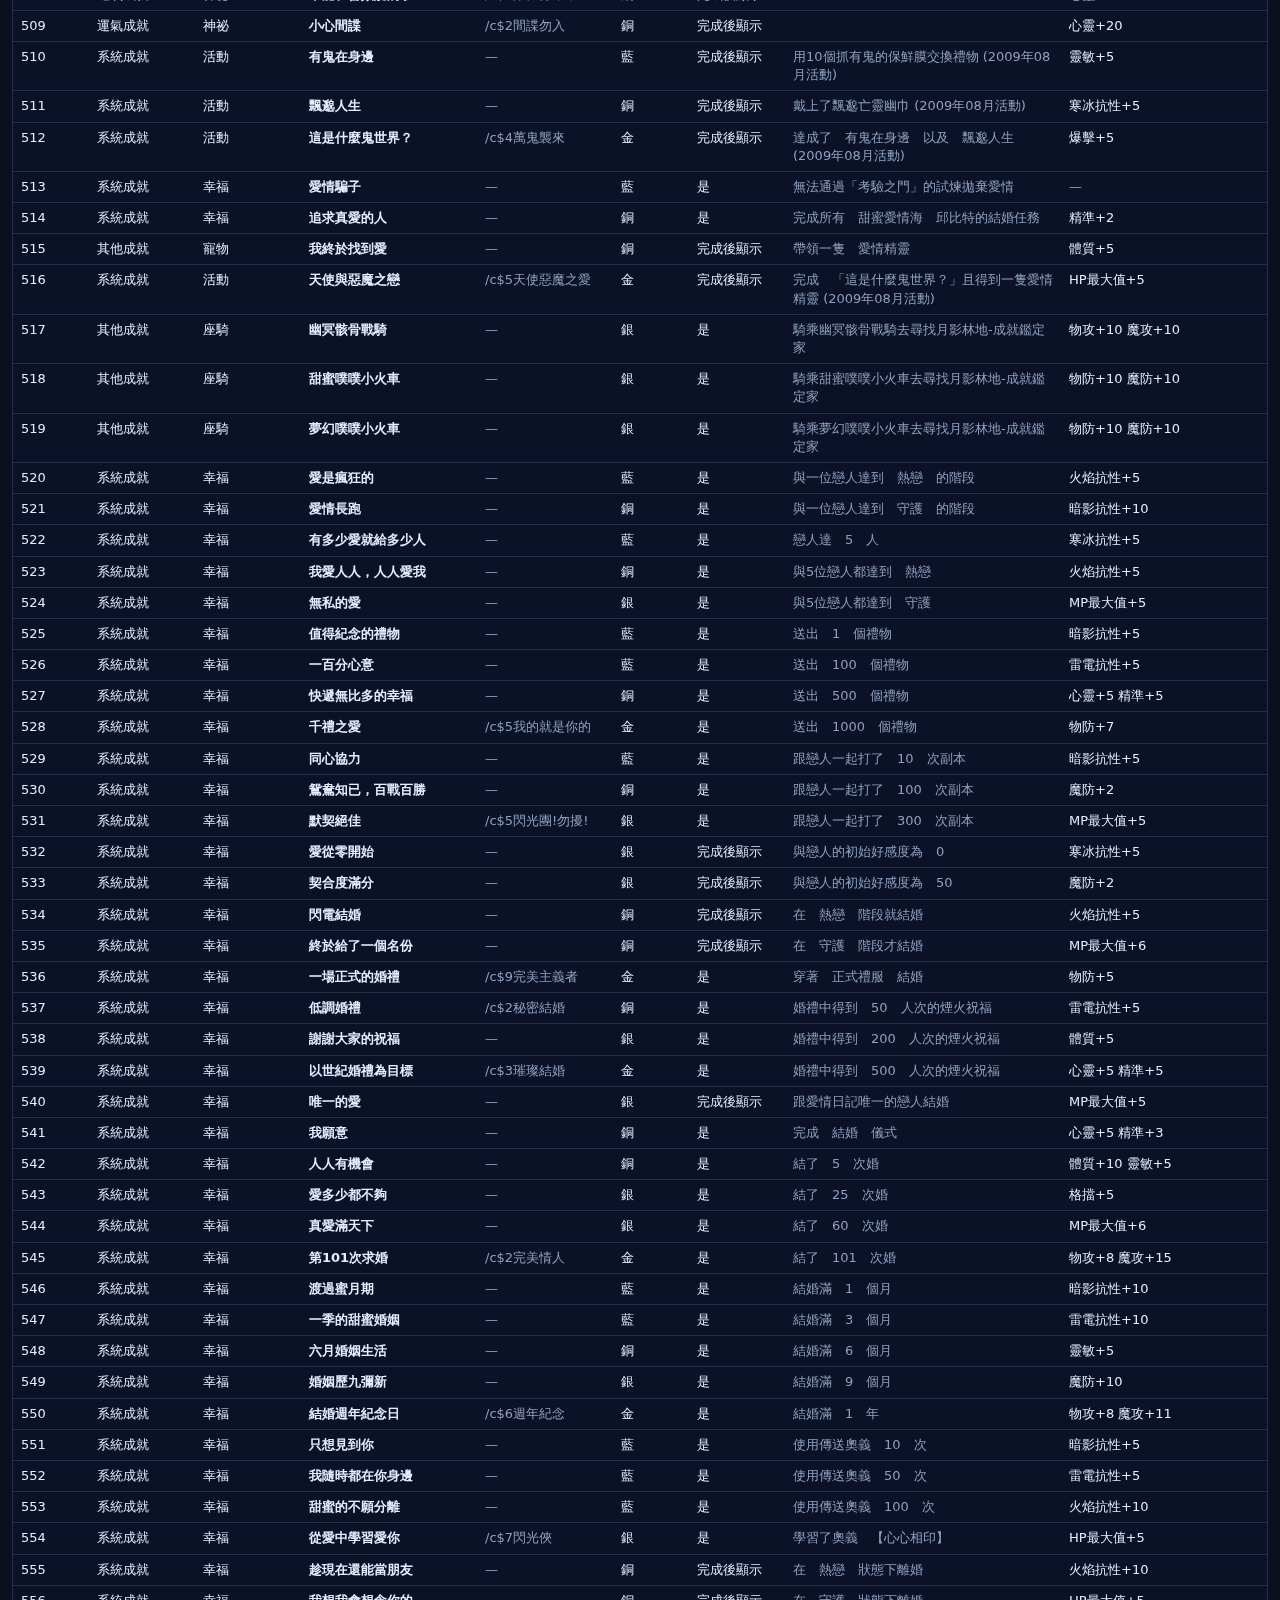
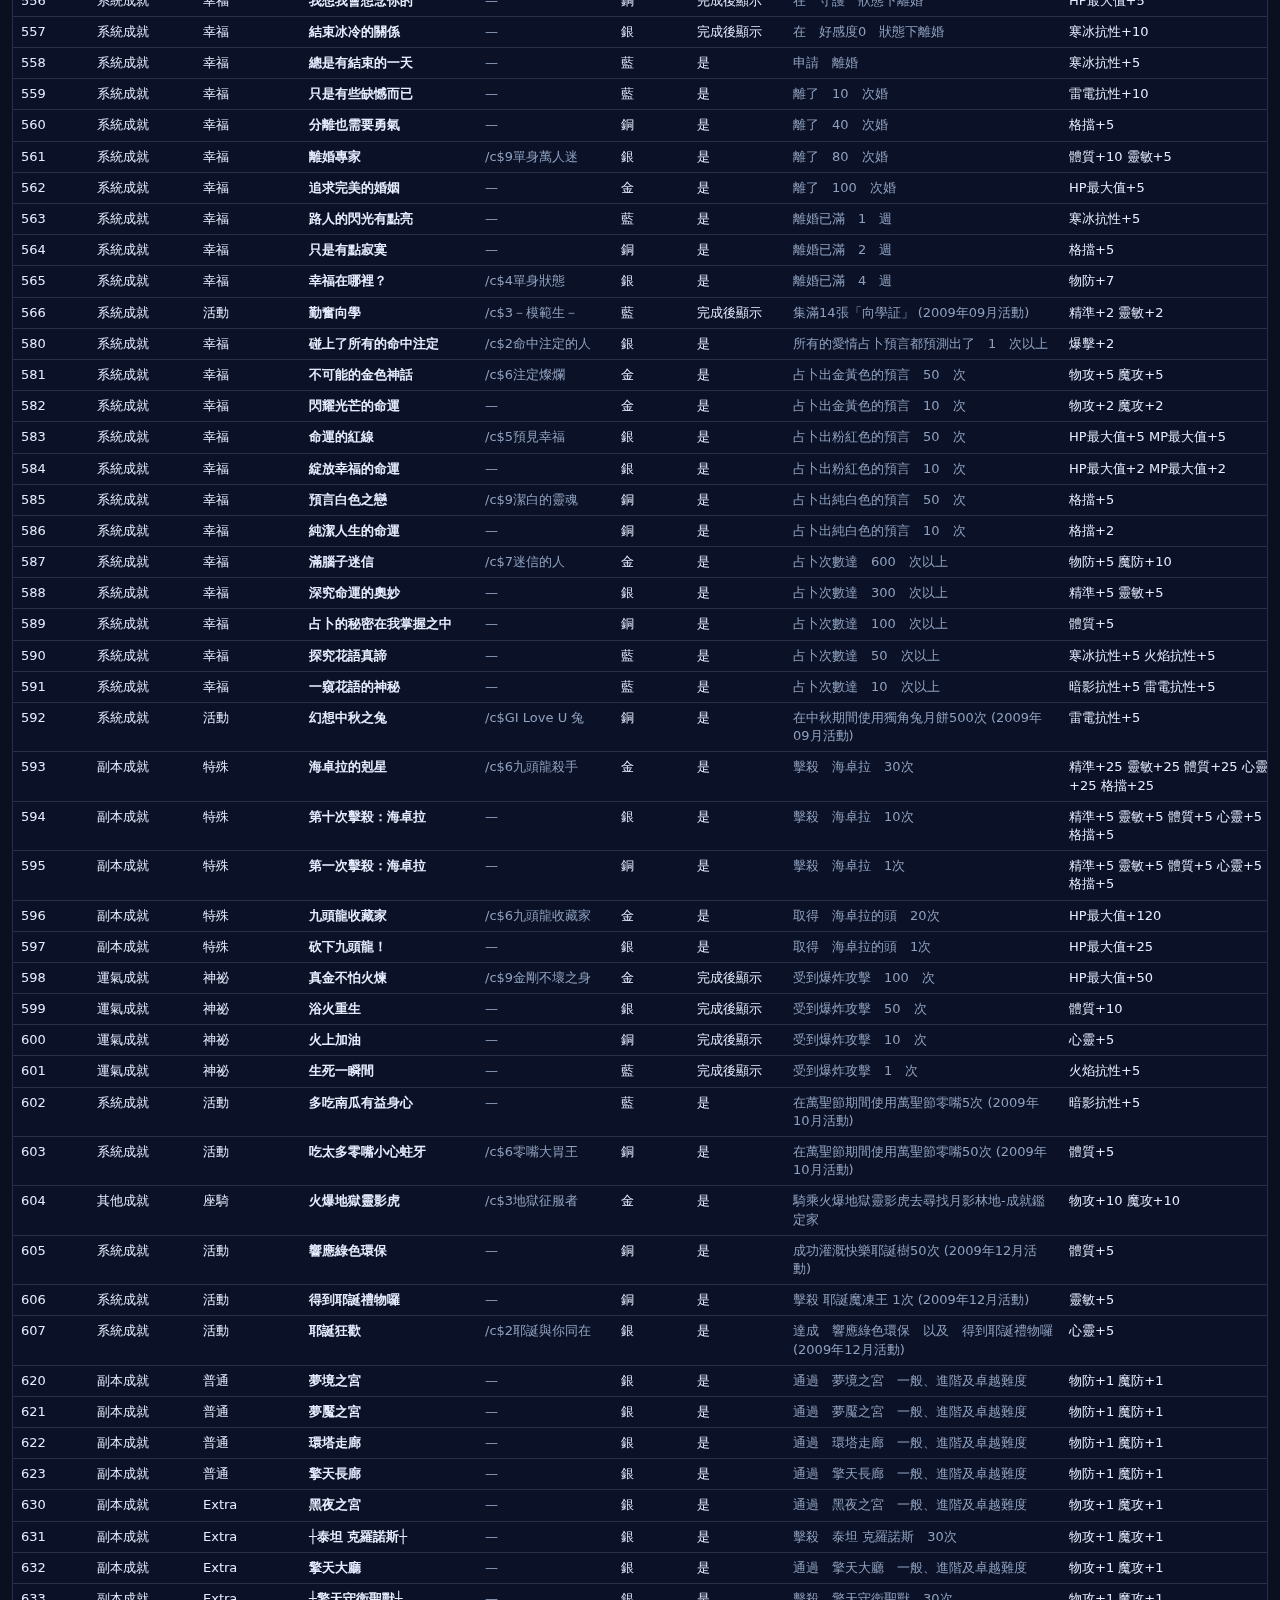
<file: eee.html>
<!DOCTYPE html>
<html lang="zh-Hant">
<head>
<meta charset="utf-8">
<meta name="viewport" content="width=device-width, initial-scale=1">
<title>天使之戀2成就查詢</title>
<style>
  body{margin:0;background:#0b1020;color:#e6ecff;font:14px/1.4 system-ui,-apple-system,Segoe UI,Roboto,Noto Sans,Helvetica,Arial}
  .container{max-width:100%;margin:0 auto;padding:12px}
  h1{font-size:22px;margin:0 0 4px}
  p{margin:0 0 12px;color:#8ea0be}
  .filters{display:grid;gap:8px;background:#11162a;border:1px solid #26304a;border-radius:12px;padding:8px;margin-bottom:8px;grid-template-columns:repeat(auto-fit,minmax(150px,1fr))}
  input,select,button{background:#0b1126;color:#e6ecff;border:1px solid #26304a;border-radius:8px;padding:6px 8px;font-size:13px}
  button{cursor:pointer}
  .stat{color:#8ea0be;font-size:12px}
  .table-wrap{overflow:auto;border:1px solid #26304a;border-radius:12px;background:#0b1126}
  table{width:100%;border-collapse:collapse;min-width:900px}
  th,td{padding:6px 8px;border-top:1px solid #26304a;text-align:left;font-size:13px;vertical-align:top}
  th{background:#0c1530;color:#cfe2ff;position:sticky;top:0;z-index:1;white-space:nowrap}
  .muted{color:#8ea0be}
  .footer{margin-top:12px;color:#8ea0be;font-size:12px;text-align:center}
</style>
</head>
<body>
<div class="container">
  <h1>天使之戀2成就查詢</h1>
  <p> <code></code></p>

  <div class="filters">
    <input id="kw" type="text" placeholder="關鍵字搜尋">
    <select id="cat"><option>全部</option></select>
    <select id="subcat"><option>全部</option></select>
    <select id="diff"><option>全部</option></select>
    <select id="visible"><option>全部</option></select>
    <button id="btnReload">重新載入檔案</button>
    <span class="stat" id="stat">尚未載入</span>
  </div>

  <div class="table-wrap">
    <table id="tbl">
      <thead><tr id="theadRow"></tr></thead>
      <tbody id="tbody"></tbody>
    </table>
  </div>

  <details style="margin-top:8px">
    <summary>原始 XML</summary>
    <pre id="raw" style="white-space:pre-wrap;font-size:12px;max-height:200px;overflow:auto;color:#8ea0be"></pre>
  </details>

  <div class="footer">Made for offline use</div>
</div>
<script>
(() => {
  const kw=document.getElementById('kw'),cat=document.getElementById('cat'),subcat=document.getElementById('subcat'),diff=document.getElementById('diff'),visible=document.getElementById('visible'),stat=document.getElementById('stat'),theadRow=document.getElementById('theadRow'),tbody=document.getElementById('tbody'),raw=document.getElementById('raw'),btnReload=document.getElementById('btnReload');
  let rows=[],sortKey="編號",sortAsc=true;

  const columns=[["編號",60],["主類別",90],["次類別",90],["名稱",160],["稱號",120],["難度",60],["顯示",80],["達成條件",260],["附加能力",200]];

  function parseXMLText(text){
    const parser=new DOMParser(),doc=parser.parseFromString(text,"application/xml");
    if(doc.querySelector("parsererror")) throw new Error("XML 解析失敗");
    const nodes=[...doc.querySelectorAll("achievement")];
    return nodes.map(el=>{
      const obj={};for(const attr of el.attributes)obj[attr.name]=attr.value;
      const ruleGroups={};
      for(const[k,v]of Object.entries(obj)){const m=k.match(/^規則(\d+)(類別|參數(\d+))$/);if(m){const idx=m[1];ruleGroups[idx]=ruleGroups[idx]||{類別:"",參數:{}};if(m[2]==="類別")ruleGroups[idx].類別=v;if(m[3])ruleGroups[idx].參數[m[3]]=v}}
      const ruleEntries=Object.entries(ruleGroups).map(([i,r])=>({索引:+i,類別:r.類別,參數:Object.keys(r.參數).sort((a,b)=>a-b).map(k=>r.參數[k])})).sort((a,b)=>a.索引-b.索引);
      const bonusGroups={};
      for(const[k,v]of Object.entries(obj)){let m=k.match(/^附加能力(\d*)種類$/);if(m){const idx=m[1]||"1";bonusGroups[idx]=bonusGroups[idx]||{};bonusGroups[idx].種類=v}m=k.match(/^附加能力(\d*)數值$/);if(m){const idx=m[1]||"1";bonusGroups[idx]=bonusGroups[idx]||{};bonusGroups[idx].數值=v}}
      const bonusEntries=Object.entries(bonusGroups).map(([i,b])=>({索引:+i,種類:b.種類,數值:b.數值})).sort((a,b)=>a.索引-b.索引);
      return {...obj,_規則:ruleEntries,_附加能力:bonusEntries};
    });
  }

  function renderHeader(){
    theadRow.innerHTML="";columns.forEach(([key,w])=>{const th=document.createElement('th');th.style.minWidth=w+'px';const btn=document.createElement('button');btn.textContent=key+(sortKey===key?(sortAsc?" ▲":" ▼"):"");btn.style.background="none";btn.style.color="inherit";btn.style.border="0";btn.style.cursor="pointer";btn.onclick=()=>{if(sortKey===key)sortAsc=!sortAsc;else{sortKey=key;sortAsc=true}update()};th.appendChild(btn);theadRow.appendChild(th)});
  }

  function update(){
    renderHeader();let data=[...rows];
    if(cat.value!=="全部")data=data.filter(r=>r["主類別"]===cat.value);
    if(subcat.value!=="全部")data=data.filter(r=>r["次類別"]===subcat.value);
    if(diff.value!=="全部")data=data.filter(r=>r["難度"]===diff.value);
    if(visible.value!=="全部")data=data.filter(r=>r["顯示"]===visible.value);
    const k=kw.value.trim();if(k)data=data.filter(r=>["編號","名稱","稱號","說明","主類別","次類別"].some(x=>(r[x]||"").includes(k))||r._規則.some(x=>x.類別.includes(k)||x.參數.join(",").includes(k))||r._附加能力.some(x=>(x.種類||"").includes(k)));
    data.sort((a,b)=>{const va=a[sortKey],vb=b[sortKey];const na=+va,nb=+vb;let cmp;cmp=(!isNaN(na)&&!isNaN(nb))?na-nb:String(va||"").localeCompare(String(vb||""),"zh-Hant");return sortAsc?cmp:-cmp});
    stat.textContent=`已載入 ${rows.length} 筆；符合 ${data.length} 筆`;
    tbody.innerHTML="";
    data.forEach(r=>{const tr=document.createElement('tr');
      tr.innerHTML=`<td>${r["編號"]||""}</td><td>${r["主類別"]||""}</td><td>${r["次類別"]||""}</td><td><strong>${r["名稱"]||""}</strong></td><td class="muted">${r["稱號"]||"—"}</td><td>${r["難度"]||""}</td><td>${r["顯示"]||""}</td><td class="muted">${r["說明"]||""}</td><td data-cell="附加能力"></td><td data-cell="規則"></td>`;
      // 附加能力顯示
      const bc=tr.querySelector('[data-cell="附加能力"]');if(r._附加能力.length && r._附加能力[0].種類){bc.textContent=r._附加能力.map(x=>(x.種類||"?")+"+"+(x.數值||0)).join("  ");}else bc.innerHTML='<span class="muted">—</span>';
      // 規則顯示     
      tbody.appendChild(tr)});
    // update filters
    function setOpts(sel,vals){const cur=sel.value;sel.innerHTML="<option>全部</option>"+vals.map(v=>`<option>${v}</option>`).join("");if([...sel.options].some(o=>o.value===cur))sel.value=cur}
    setOpts(cat,[...new Set(rows.map(r=>r["主類別"]).filter(Boolean))]);setOpts(subcat,[...new Set(rows.map(r=>r["次類別"]).filter(Boolean))]);setOpts(diff,[...new Set(rows.map(r=>r["難度"]).filter(Boolean))]);setOpts(visible,[...new Set(rows.map(r=>r["顯示"]).filter(Boolean))]);
  }

  async function loadFile(){
    try{
      // Try to get file from the input element first
      const fileInput = document.getElementById('fileInput');
      let text;
      if (typeof ACH_XML_CONTENT !== 'undefined') {
        text = ACH_XML_CONTENT;
      } else {
        const res=await fetch("ACHIEVEMENT.XML");
        if(!res.ok)throw new Error("找不到 ACHIEVEMENT.XML");
        text=await res.text();
      }
      raw.textContent=text;
      rows=parseXMLText(text);
      update();
    }catch(e){
      stat.textContent="無法載入檔案："+e.message;
      tbody.innerHTML = `<tr><td colspan="${columns.length}" style="text-align:center;padding:20px;">無法載入成就檔案 (ACHIEVEMENT.XML)。<br>請確保 XML 檔案與此 HTML 檔案位於相同目錄下，然後點擊「重新載入檔案」。</td></tr>`;
    }
  }

  // Add a file input for local testing
  const fileInputHTML = '<input type="file" id="fileInput" accept=".xml" style="display:none;">';
  document.querySelector('.filters').insertAdjacentHTML('beforeend', fileInputHTML);
  const fileInput = document.getElementById('fileInput');

  btnReload.addEventListener('click', () => fileInput.click());
  fileInput.addEventListener('change', (event) => {
    const file = event.target.files[0];
    if (file) {
      const reader = new FileReader();
      reader.onload = (e) => {
        const text = e.target.result;
        window.ACH_XML_CONTENT = text; // Store content globally for this session
        raw.textContent = text;
        try {
          rows=parseXMLText(text);
          update();
        } catch(err) {
          stat.textContent="XML 解析失敗："+err.message;
        }
      };
      reader.readAsText(file, 'UTF-8');
    }
  });
  
  [kw,cat,subcat,diff,visible].forEach(el=>el.addEventListener('input',update));
  renderHeader();
  loadFile();
})();
</script>
</body>
</html>
</file>
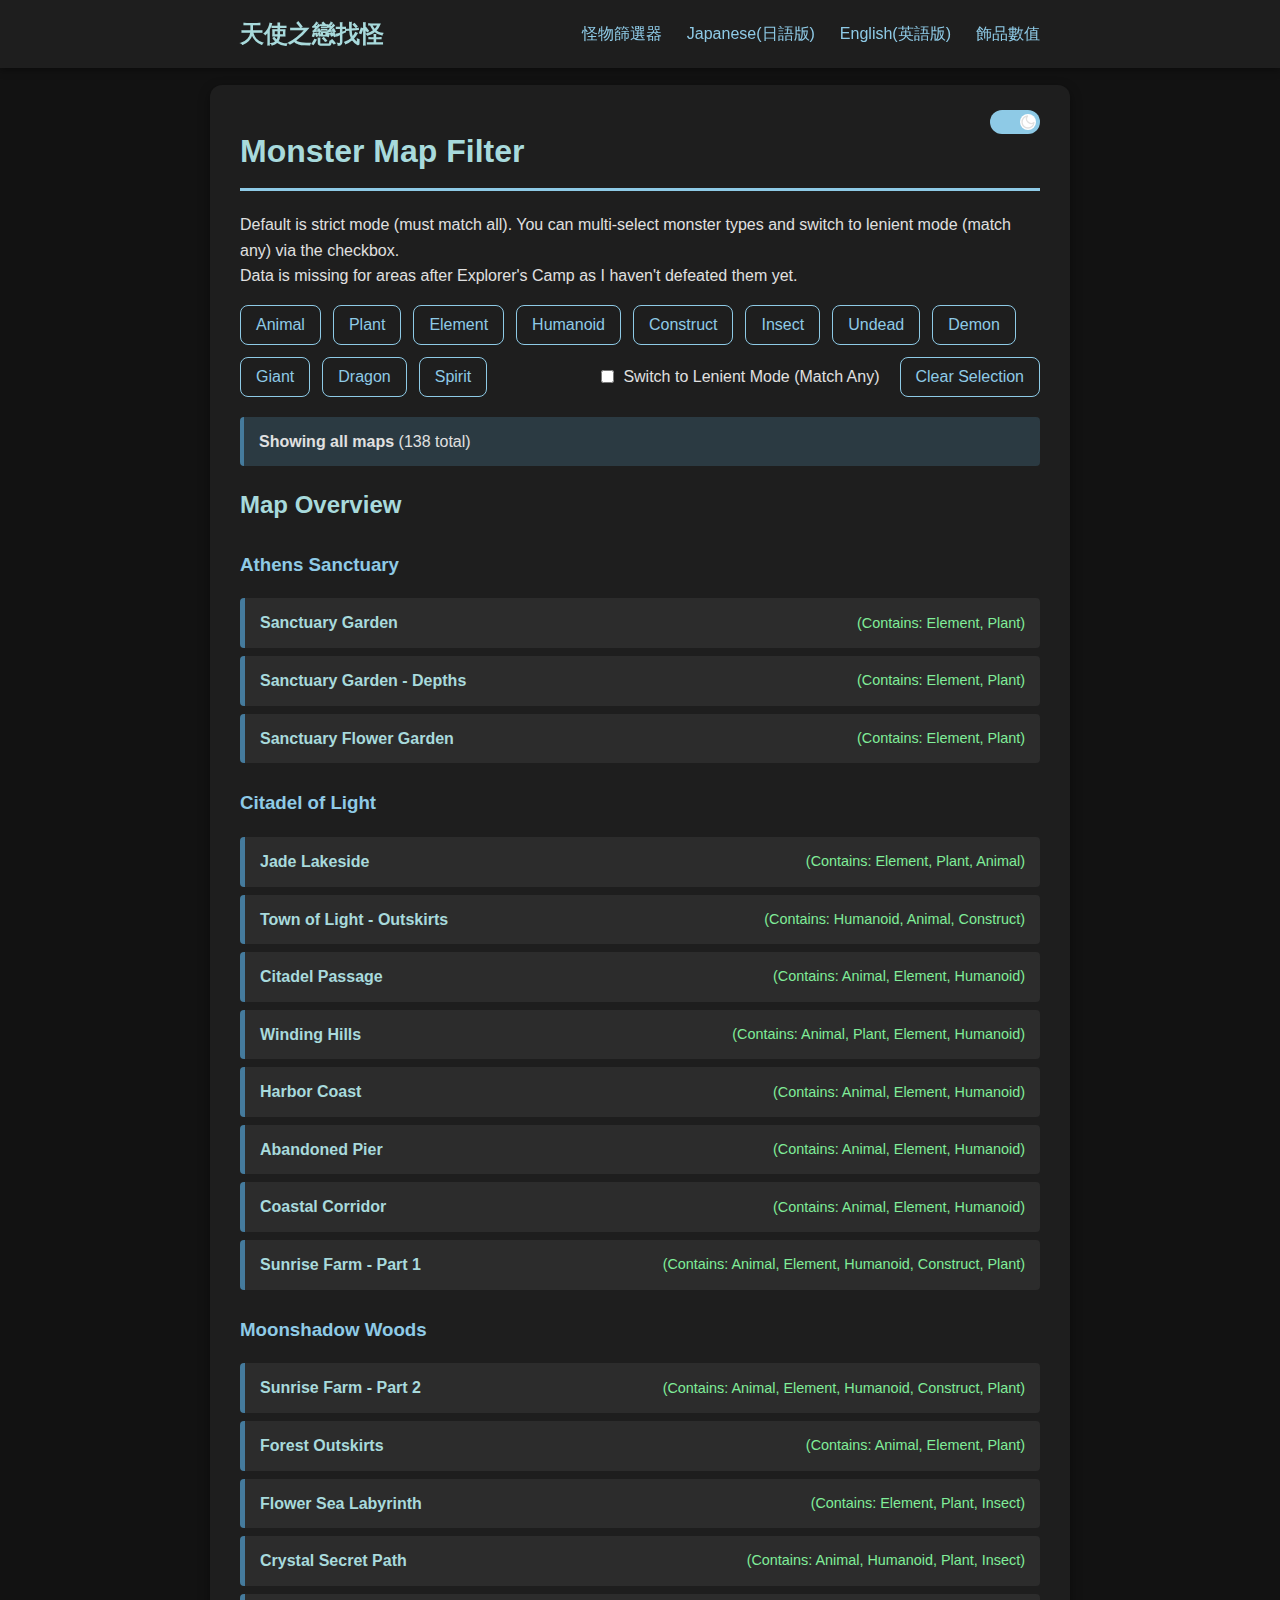
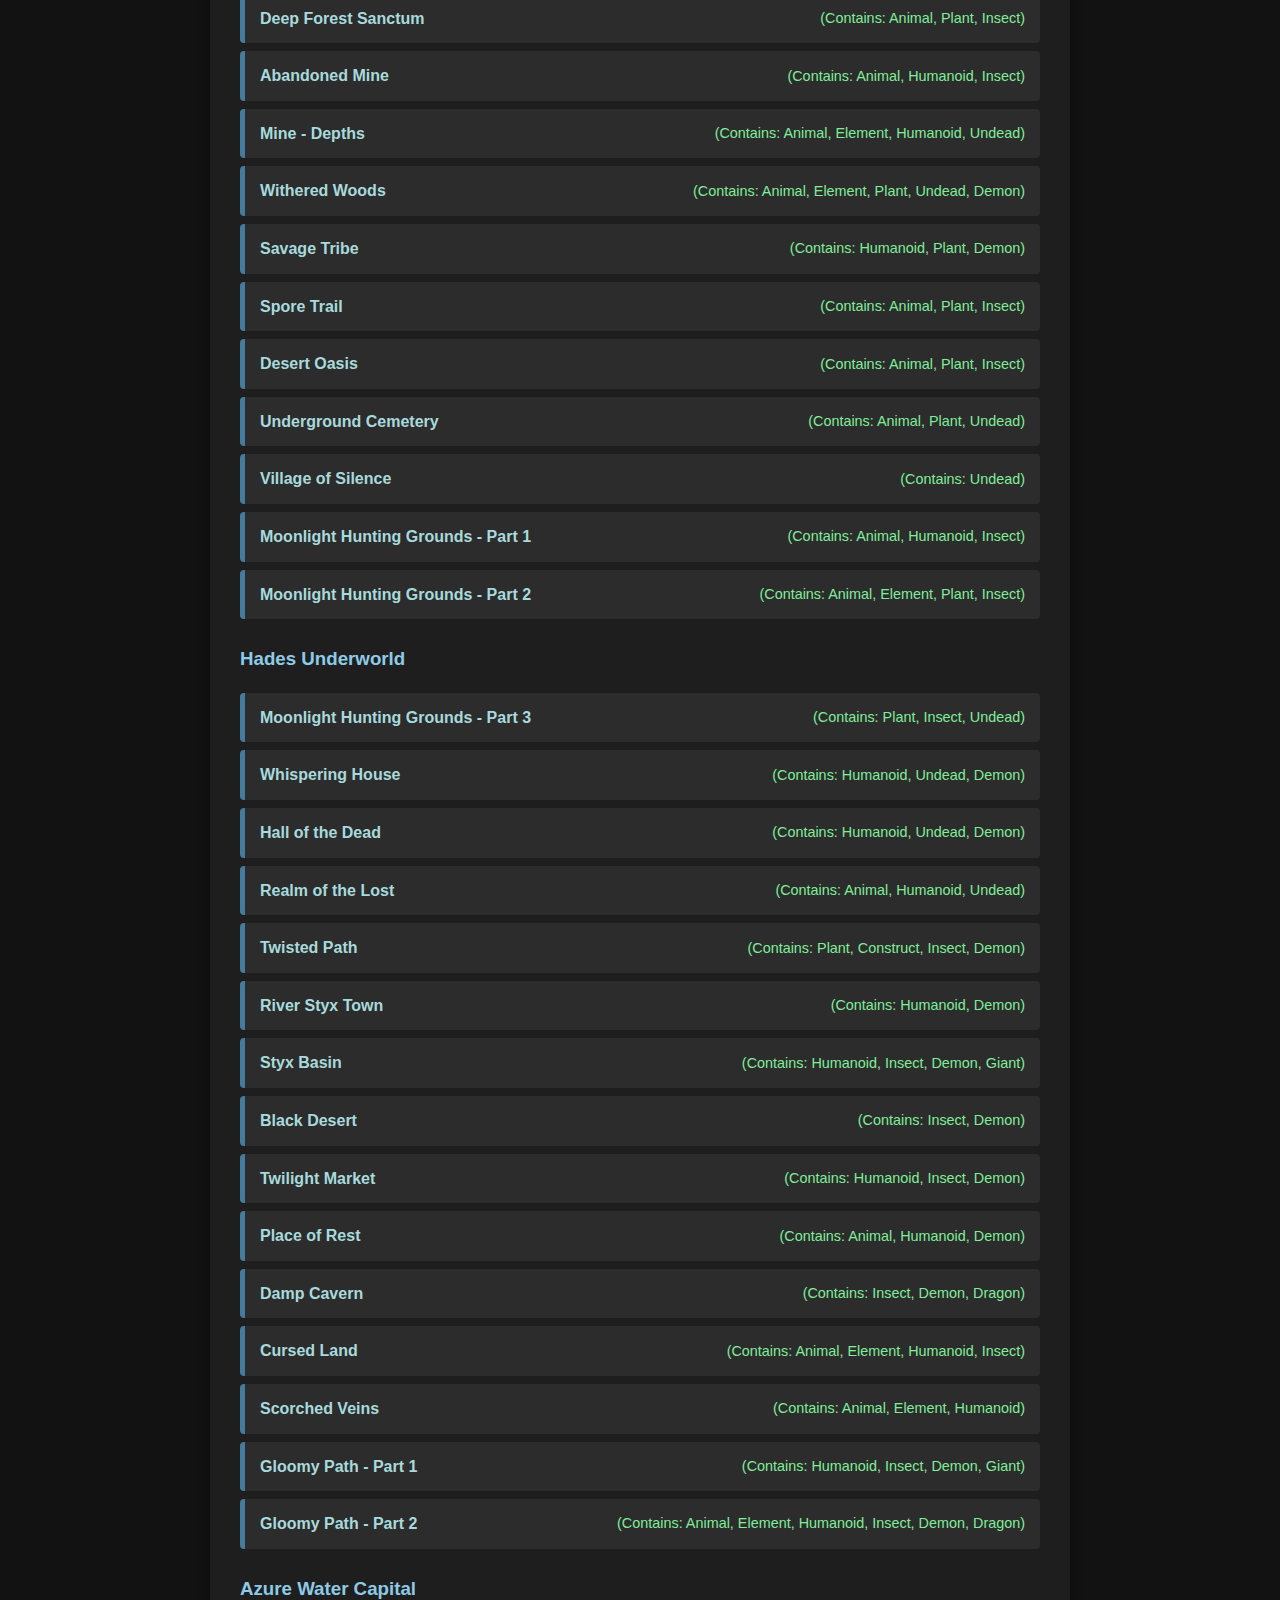
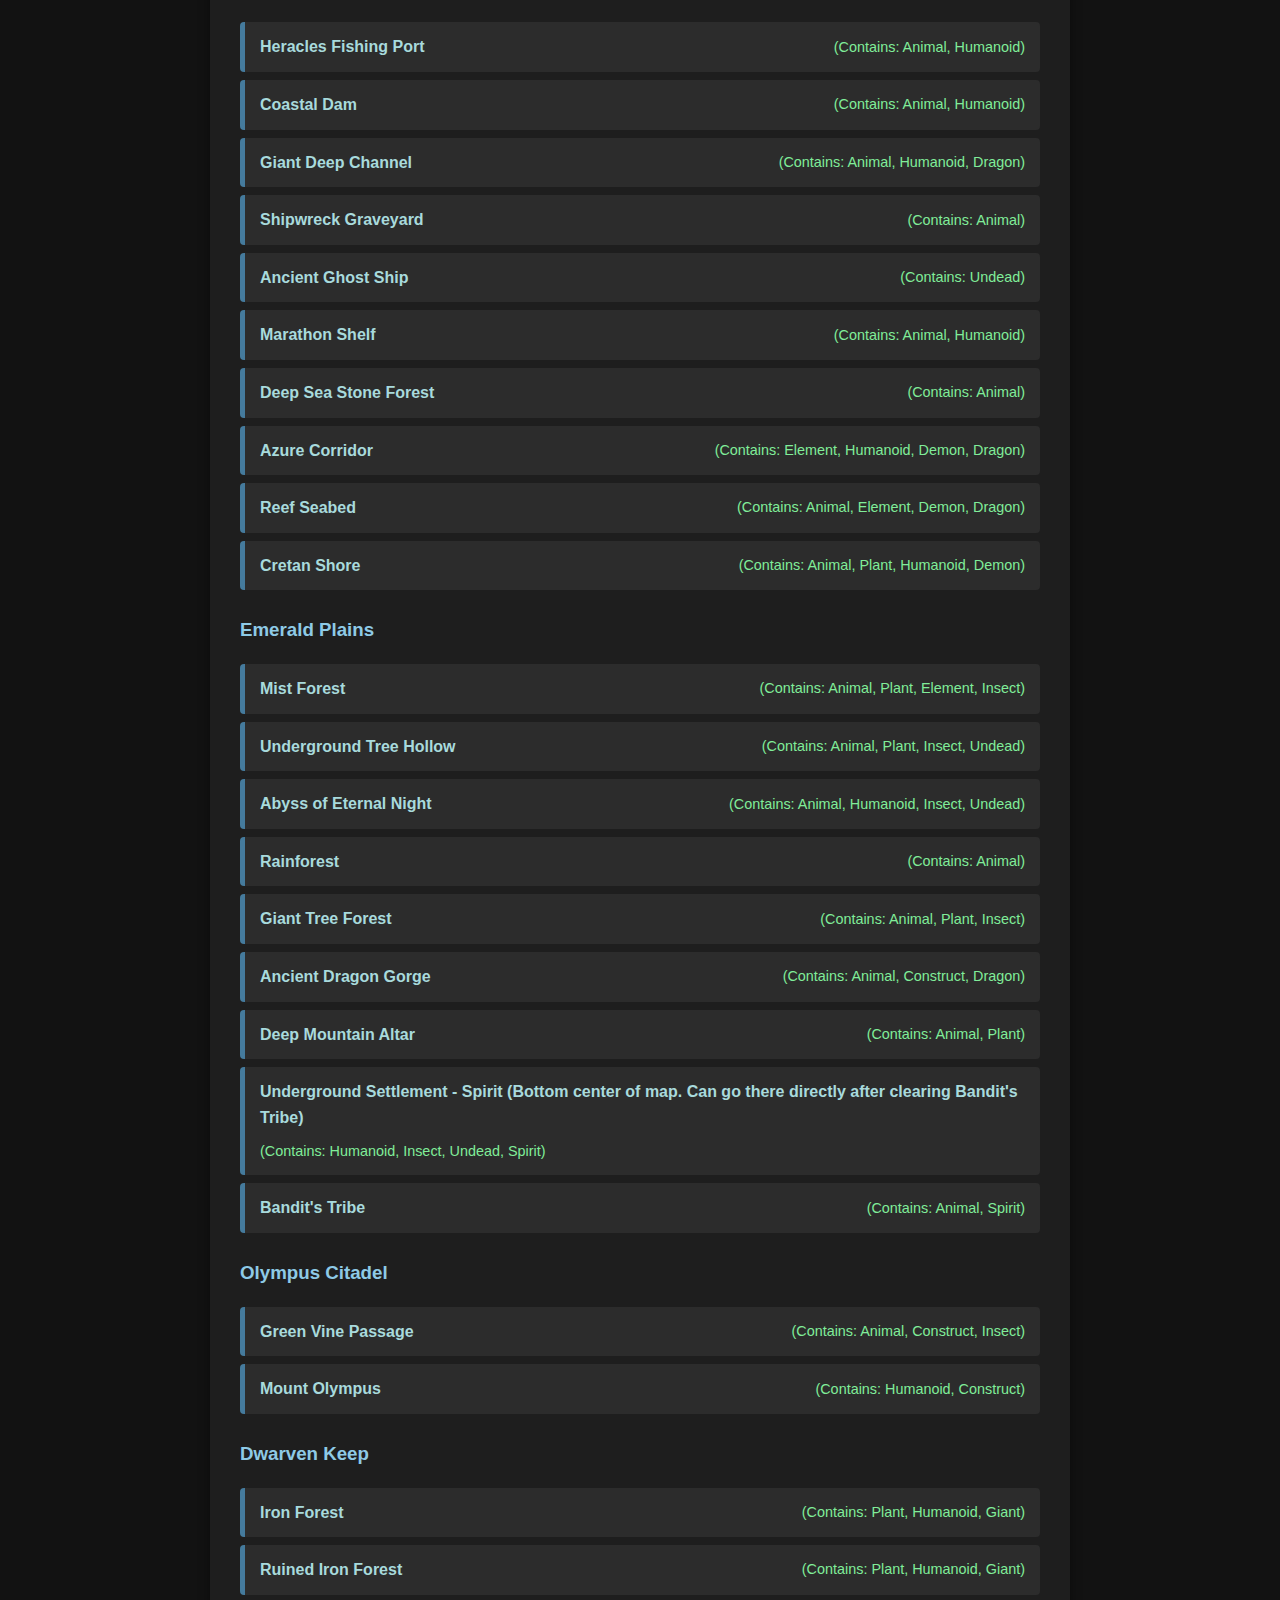
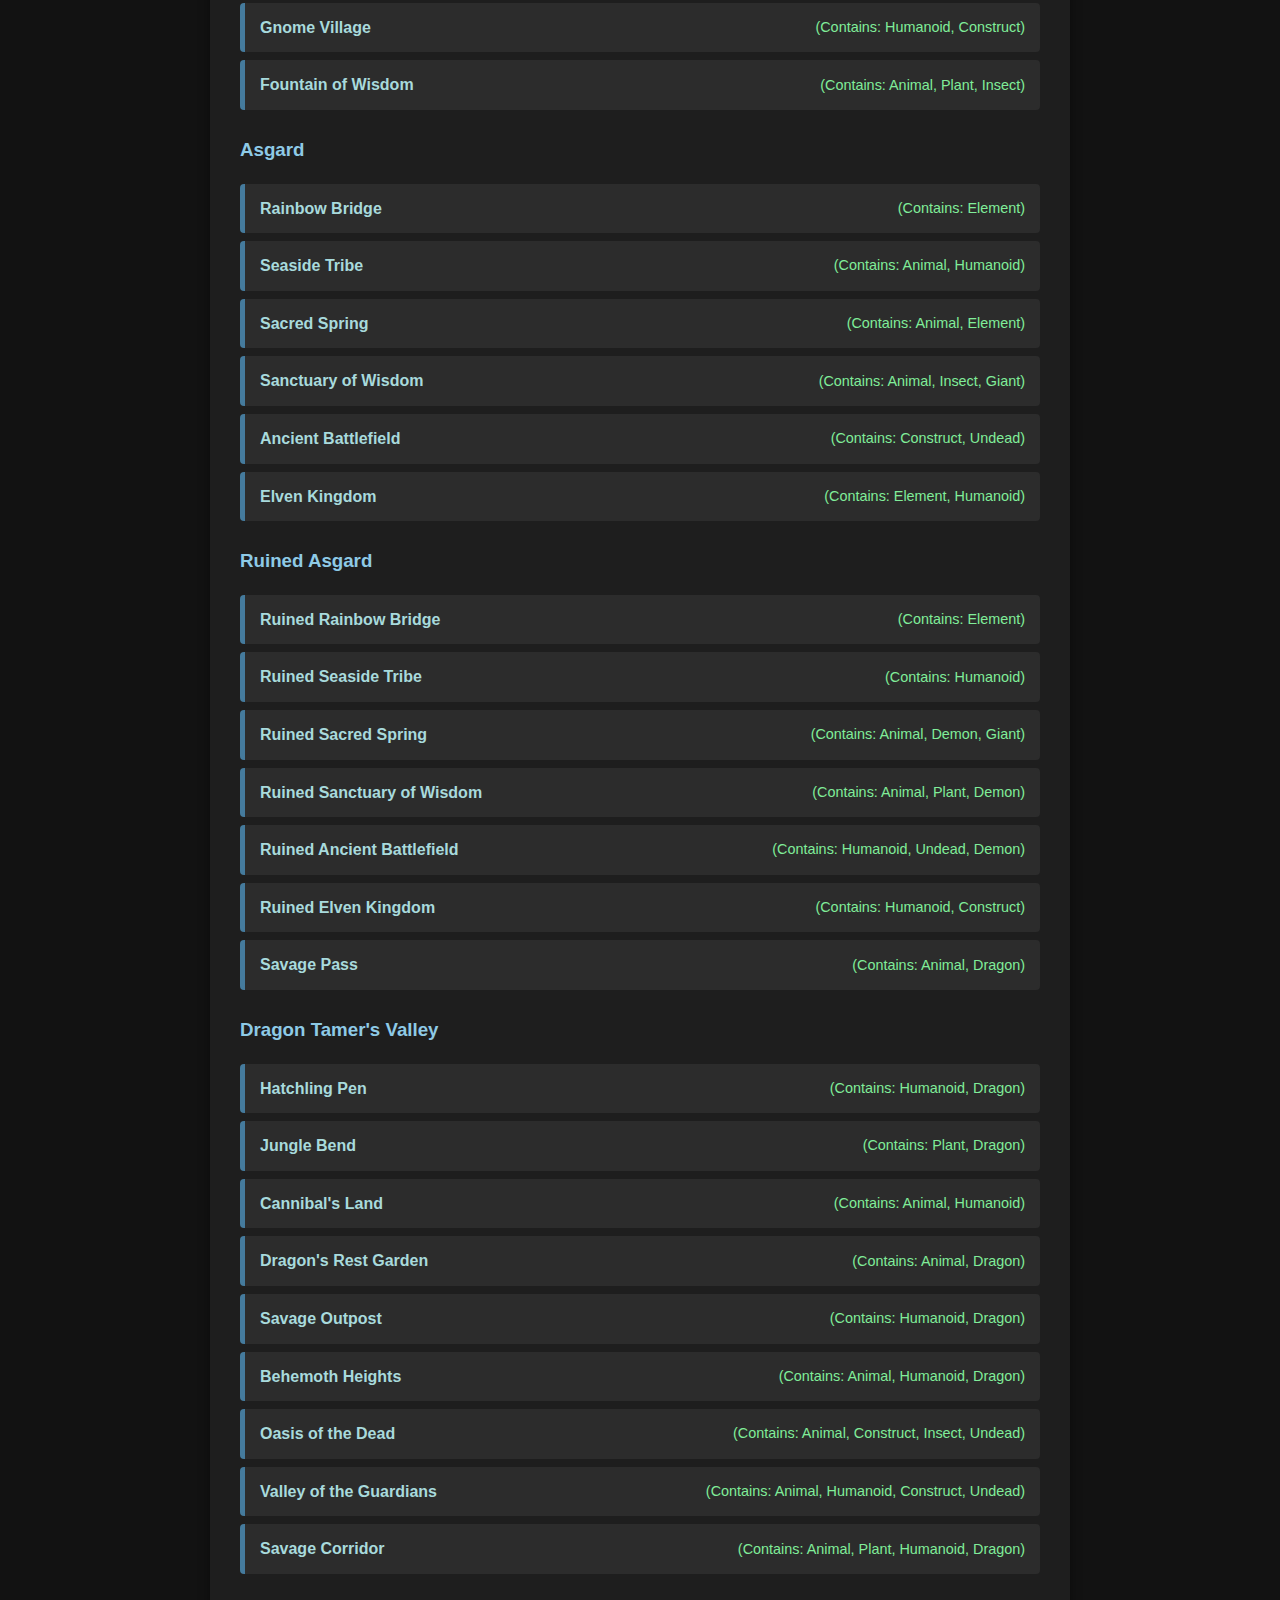
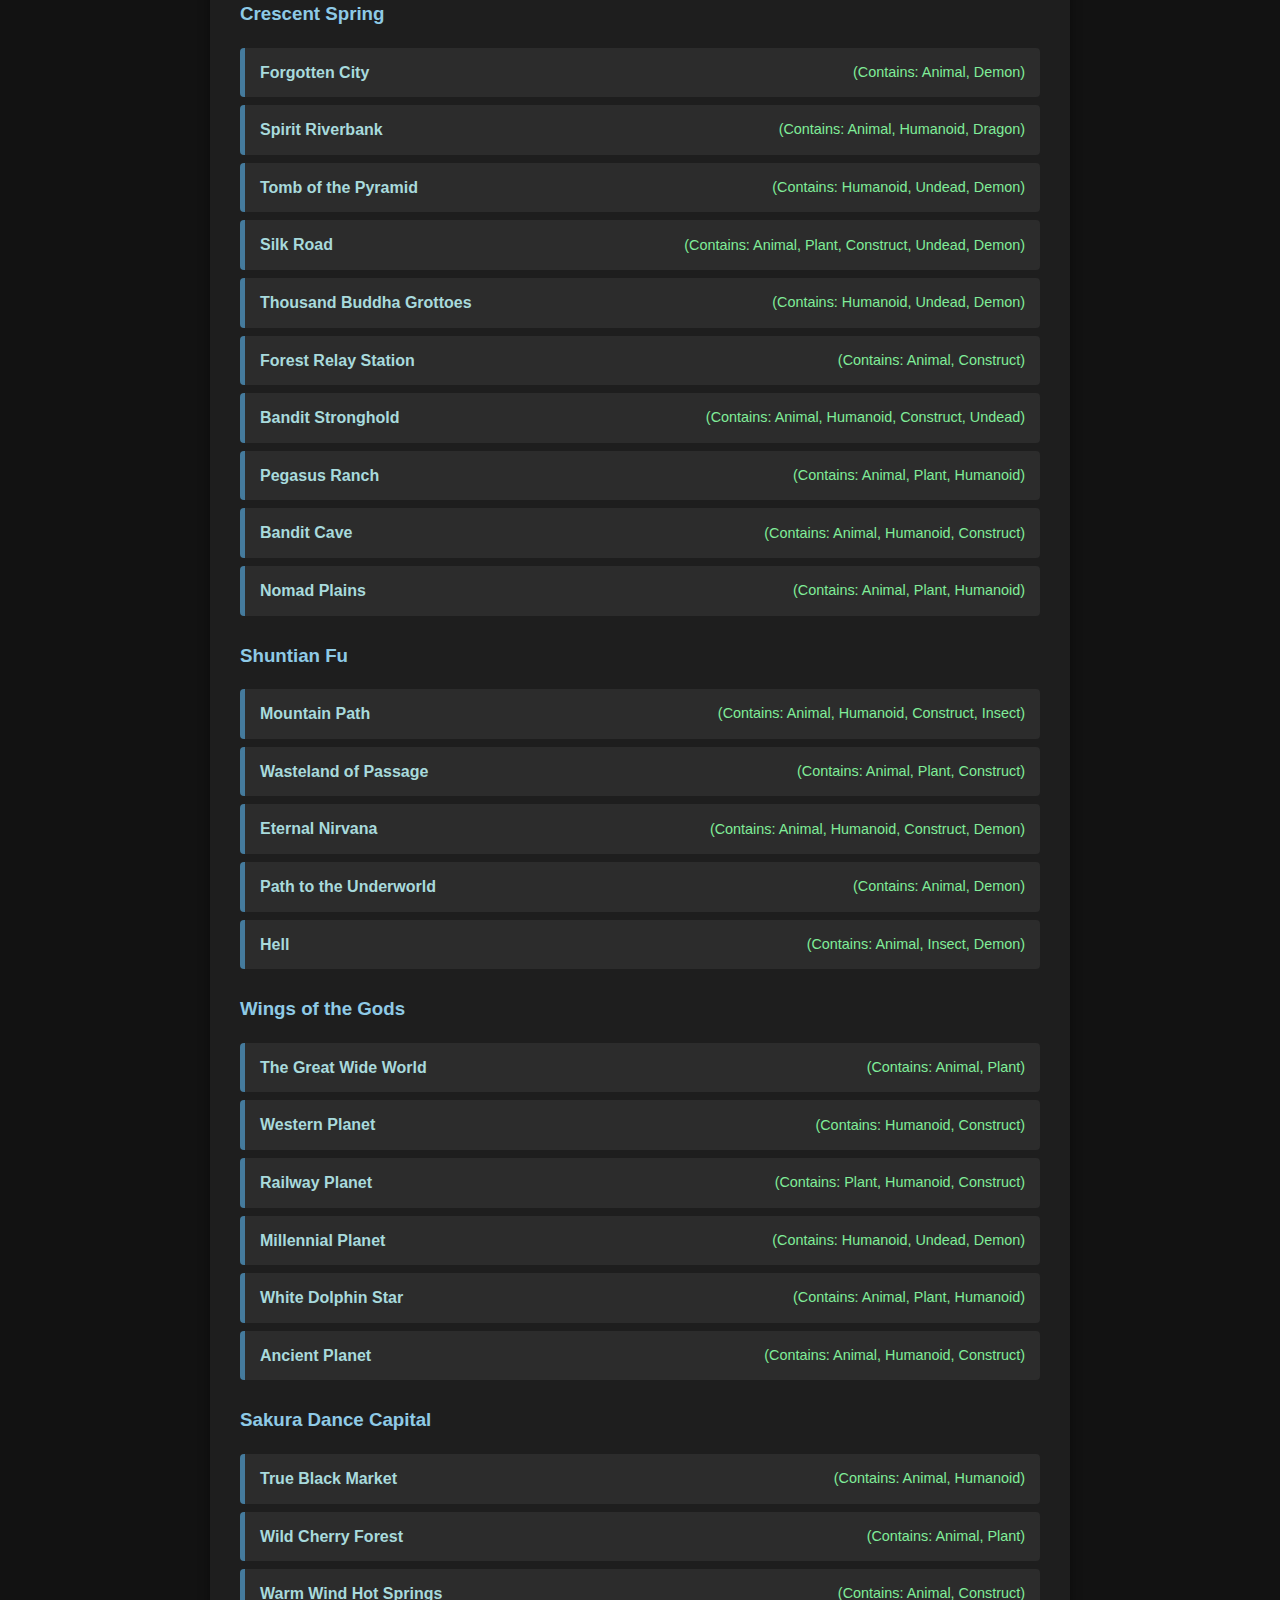
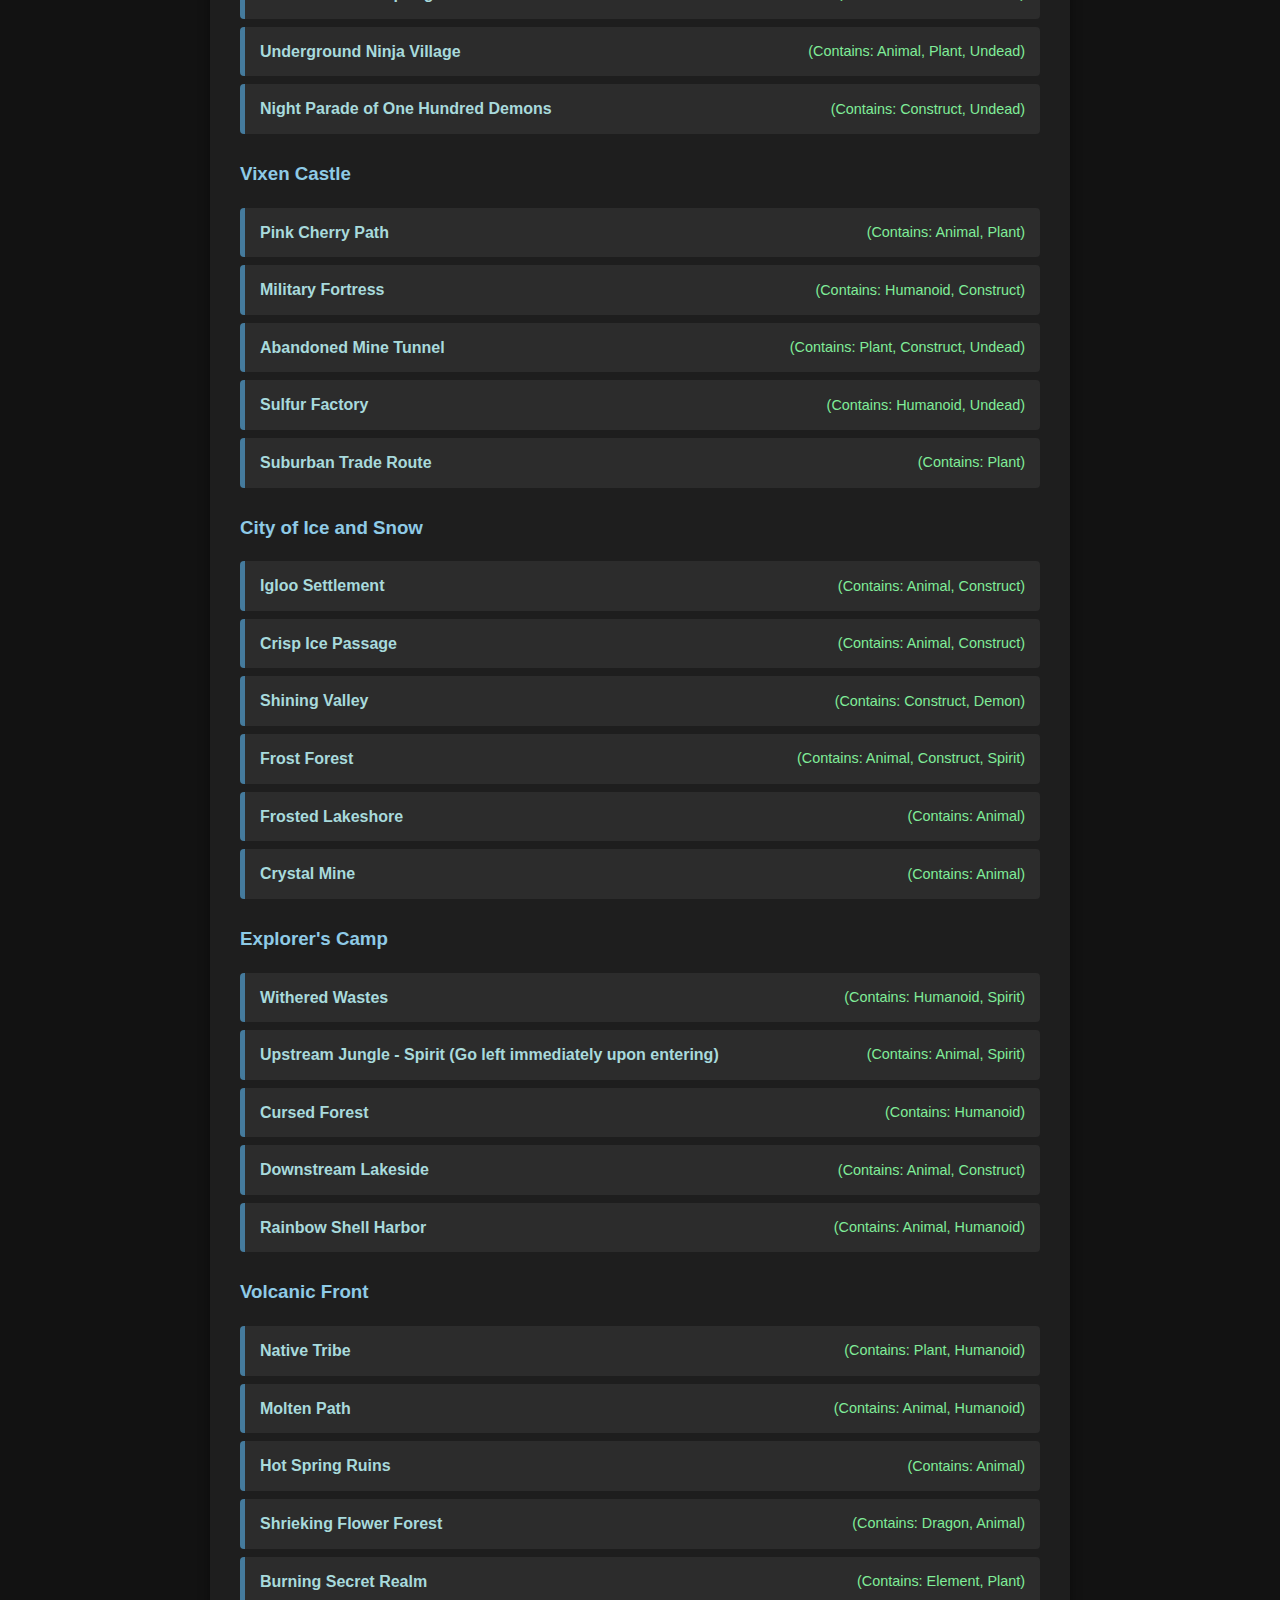
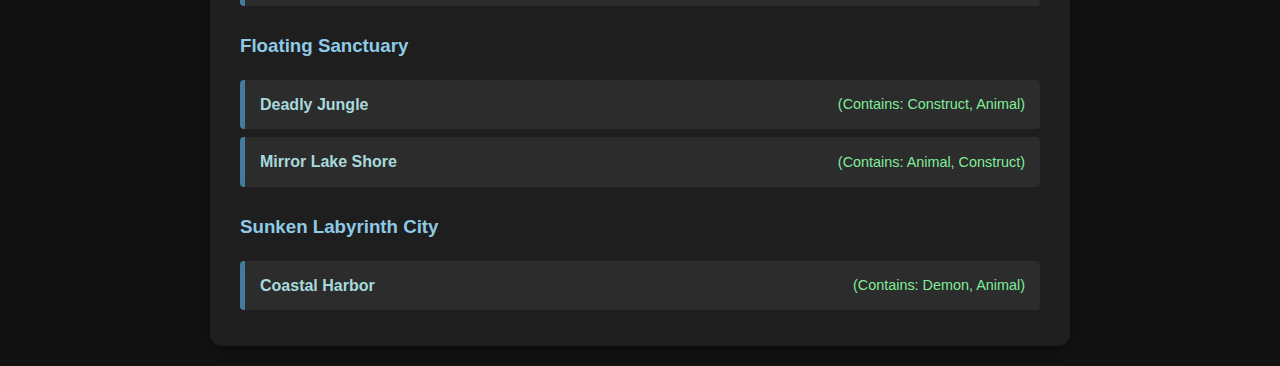
<file: English.html>
<!DOCTYPE html>
<html lang="en">
<head>
    <meta charset="UTF-8">
    <meta name="viewport" content="width=device-width, initial-scale=1.0">
    <title>Monster Map Filter (with Dark Mode)</title>
    <style>
        /* --- 1. 定義顏色變數 --- */
        :root {
            --bg-color: #f0f2f5;
            --container-bg: #ffffff;
            --text-color: #333;
            --header-color: #1d3557;
            --secondary-header-color: #457b9d;
            --border-color: #457b9d;
            --subtle-border-color: #a8dadc;
            --interactive-text-color: #457b9d;
            --interactive-bg-hover: #f1faee;
            --active-bg: #457b9d;
            --active-text: #ffffff;
            --clear-btn-bg: #e63946;
            --clear-btn-hover-bg: #d00000;
            --info-panel-bg: #f1faee;
            --list-item-bg: #f8f9fa;
            --found-monster-text: #2a9d8f;
            --placeholder-bg: #f8f9fa;
            --placeholder-text: #6c757d;
            --shadow-color: rgba(0,0,0,0.1);
        }

        body.dark-mode {
            --bg-color: #121212;
            --container-bg: #1e1e1e;
            --text-color: #e0e0e0;
            --header-color: #a8dadc;
            --secondary-header-color: #8ecae6;
            --border-color: #8ecae6;
            --subtle-border-color: #457b9d;
            --interactive-text-color: #8ecae6;
            --interactive-bg-hover: #2a3a4a;
            --active-bg: #8ecae6;
            --active-text: #121212;
            --clear-btn-bg: #d90429;
            --clear-btn-hover-bg: #ef233c;
            --info-panel-bg: #2b3a42;
            --list-item-bg: #2c2c2c;
            --found-monster-text: #80ed99;
            --placeholder-bg: #2c2c2c;
            --placeholder-text: #adb5bd;
            --shadow-color: rgba(0,0,0,0.4);
        }

        /* --- 2. 套用變數到現有樣式 --- */
        body {
            font-family: -apple-system, BlinkMacSystemFont, 'Segoe UI', Roboto, 'Helvetica Neue', Arial, sans-serif;
            line-height: 1.6;
            background-color: var(--bg-color);
            color: var(--text-color);
            margin: 0;
            /* 修改：為固定導覽列增加頂部空間 */
            padding: 85px 15px 20px;
            transition: background-color 0.3s, color 0.3s;
        }

        /* --- 新增：固定導覽列樣式 --- */
        .top-nav {
            position: fixed;
            top: 0;
            left: 0;
            width: 100%;
            background-color: var(--container-bg);
            box-shadow: 0 2px 8px var(--shadow-color);
            z-index: 1000;
            transition: background-color 0.3s, box-shadow 0.3s;
        }

        .nav-container {
            max-width: 800px;
            margin: 0 auto;
            display: flex;
            justify-content: space-between;
            align-items: center;
            padding: 15px 30px; /* 配合 main .container 的 padding */
        }

        .nav-logo {
            font-size: 1.5em;
            font-weight: bold;
            color: var(--header-color);
            text-decoration: none;
            transition: color 0.3s;
        }

        .top-nav ul {
            list-style: none;
            margin: 0;
            padding: 0;
            display: flex;
            gap: 25px;
        }

        .top-nav li a {
            text-decoration: none;
            color: var(--interactive-text-color);
            font-weight: 500;
            padding-bottom: 5px;
            border-bottom: 2px solid transparent;
            transition: all 0.3s ease;
        }

        .top-nav li a:hover {
            color: var(--header-color);
        }

        .top-nav li a.active {
            color: var(--header-color);
            border-bottom-color: var(--active-bg);
        }
        /* --- 結束新增樣式 --- */

        .container {
            position: relative;
            max-width: 800px;
            margin: auto;
            background: var(--container-bg);
            padding: 20px 30px;
            border-radius: 12px;
            box-shadow: 0 4px 12px var(--shadow-color);
            transition: background-color 0.3s;
        }
        h1 {
            color: var(--header-color);
            border-bottom: 3px solid var(--secondary-header-color);
            padding-bottom: 10px;
            font-size: 2em;
        }
        h2 { color: var(--header-color); font-size: 1.5em; }
        h3 { color: var(--secondary-header-color); margin-top: 25px; }
        p { color: var(--text-color); }

        .controls { display: flex; flex-wrap: wrap; gap: 12px; margin-bottom: 10px; align-items: center; }
        .controls button {
            padding: 10px 15px;
            border: 1px solid var(--border-color);
            background-color: var(--container-bg);
            color: var(--interactive-text-color);
            border-radius: 8px;
            cursor: pointer;
            font-size: 16px;
            font-weight: 500;
            transition: all 0.2s ease-in-out;
        }
        .controls button:hover {
            background-color: var(--interactive-bg-hover);
            border-color: var(--header-color);
        }
        .controls button.active {
            background-color: var(--active-bg);
            color: var(--active-text);
            border-color: var(--active-bg);
        }
        .clear-btn {
            background-color: var(--clear-btn-bg);
            color: white;
            border-color: var(--clear-btn-bg);
        }
        .clear-btn:hover {
            background-color: var(--clear-btn-hover-bg);
            border-color: var(--clear-btn-hover-bg);
        }
        .filter-options { display: flex; gap: 20px; align-items: center; margin-left: auto; }
        .checkbox-wrapper { display: flex; align-items: center; gap: 6px; cursor: pointer; user-select: none; }
        .checkbox-wrapper input { cursor: pointer; }

        .info-panel {
            background-color: var(--info-panel-bg);
            border-left: 4px solid var(--subtle-border-color);
            padding: 12px 15px;
            margin: 20px 0;
            border-radius: 4px;
        }
        #results ul { list-style-type: none; padding-left: 0; }
        #results li {
            background: var(--list-item-bg); margin-bottom: 8px; padding: 12px 15px;
            border-left: 5px solid var(--subtle-border-color); border-radius: 4px; display: flex;
            justify-content: space-between; align-items: center; flex-wrap: wrap; gap: 10px;
        }
        .map-name { font-weight: bold; color: var(--header-color); }
        .found-monsters { font-size: 0.9em; color: var(--found-monster-text); }
        .placeholder {
            color: var(--placeholder-text); text-align: center; padding: 30px 15px;
            background-color: var(--placeholder-bg); border-radius: 8px;
        }

        /* --- 3. 黑暗模式切換開關的樣式 --- */
        .theme-switch-wrapper {
            position: absolute;
            top: 25px;
            right: 30px;
        }
        .theme-switch {
            display: inline-block;
            height: 24px;
            position: relative;
            width: 50px;
        }
        .theme-switch input {
            display:none;
        }
        .slider {
            background-color: #ccc;
            bottom: 0;
            cursor: pointer;
            left: 0;
            position: absolute;
            right: 0;
            top: 0;
            transition: .4s;
        }
        .slider:before {
            background-color: #fff;
            bottom: 4px;
            content: "";
            height: 16px;
            left: 4px;
            position: absolute;
            transition: .4s;
            width: 16px;
        }
        input:checked + .slider {
            background-color: var(--active-bg);
        }
        input:checked + .slider:before {
            transform: translateX(26px);
        }
        .slider.round {
            border-radius: 34px;
        }
        .slider.round:before {
            border-radius: 50%;
            background-image: url('data:image/svg+xml;utf8,<svg xmlns="http://www.w3.org/2000/svg" width="16" height="16" viewBox="0 0 24 24" fill="none" stroke="%23ffc300" stroke-width="2" stroke-linecap="round" stroke-linejoin="round"><circle cx="12" cy="12" r="5"></circle><line x1="12" y1="1" x2="12" y2="3"></line><line x1="12" y1="21" x2="12" y2="23"></line><line x1="4.22" y1="4.22" x2="5.64" y2="5.64"></line><line x1="18.36" y1="18.36" x2="19.78" y2="19.78"></line><line x1="1" y1="12" x2="3" y2="12"></line><line x1="21" y1="12" x2="23" y2="12"></line><line x1="4.22" y1="19.78" x2="5.64" y2="18.36"></line><line x1="18.36" y1="5.64" x2="19.78" y2="4.22"></line></svg>');
            background-repeat: no-repeat;
            background-position: center;
        }
        body.dark-mode .slider.round:before {
            background-image: url('data:image/svg+xml;utf8,<svg xmlns="http://www.w3.org/2000/svg" width="16" height="16" viewBox="0 0 24 24" fill="none" stroke="%23e0e0e0" stroke-width="2" stroke-linecap="round" stroke-linejoin="round"><path d="M21 12.79A9 9 0 1 1 11.21 3 7 7 0 0 0 21 12.79z"></path></svg>');
        }
        
        @media (max-width: 768px) {
            body { 
                /* 調整手機版 body padding */
                padding: 75px 5px 10px; 
            }
            .nav-container {
                padding: 10px 15px;
            }
            .top-nav ul {
                gap: 15px;
            }
            .nav-logo {
                font-size: 1.2em;
            }
            .top-nav li a {
                font-size: 0.9em;
            }
            
            .container { padding: 15px; }
            h1 { font-size: 1.8em; }
            .theme-switch-wrapper { top: 15px; right: 15px; }
            .controls button { flex-grow: 1; }
            .filter-options { width: 100%; margin-left: 0; order: 98; justify-content: center; }
            .clear-btn { margin-left: 0; width: 100%; order: 99; background-color: var(--clear-btn-bg); }
        }
        @media (max-width: 480px) {
            .controls { gap: 8px; }
            .controls button { flex-basis: 40%; }
        }
    </style>
	<link rel="icon" href="al2favicon.ico"/>
</head>
<body>


<script>
    (function() {
        if (localStorage.getItem('theme') === 'light') {
            document.body.classList.remove('dark-mode');
        } else {
            document.body.classList.add('dark-mode');
        }
    })();
</script>

<nav class="top-nav">
    <div class="nav-container">
        <a href="index.html" class="nav-logo">天使之戀找怪</a>
        <ul>
            <li><a href="index.html">怪物篩選器</a></li>
            <li><a href="Japanese.html">Japanese(日語版)</a></li>
            <li><a href="English.html">English(英語版)</a></li>
			<li><a href="rich.html">飾品數值</a></li>
        </ul>
    </div>
</nav></nav>

<div class="container">
    <div class="theme-switch-wrapper">
        <label class="theme-switch" for="dark-mode-toggle">
            <input type="checkbox" id="dark-mode-toggle" />
            <span class="slider round"></span>
        </label>
    </div>

    <h1>Monster Map Filter</h1>
    <p>Default is strict mode (must match all). You can multi-select monster types and switch to lenient mode (match any) via the checkbox.<br>
    Data is missing for areas after Explorer's Camp as I haven't defeated them yet.</p>
    <div id="controls" class="controls">
    </div>
    <div id="results">
    </div>
</div>

<script>
    // Data section
    const monsterTypes = [ "Animal", "Plant", "Element", "Humanoid", "Construct", "Insect", "Undead", "Demon", "Giant", "Dragon", "Spirit" ];
    const mapData = [ { region: "Athens Sanctuary", maps: [ { name: "Sanctuary Garden", monsters: ["Element", "Plant"] }, { name: "Sanctuary Garden - Depths", monsters: ["Element", "Plant"] }, { name: "Sanctuary Flower Garden", monsters: ["Element", "Plant"] } ] }, { region: "Citadel of Light", maps: [ { name: "Jade Lakeside", monsters: ["Element", "Plant", "Animal"] }, { name: "Town of Light - Outskirts", monsters: ["Humanoid", "Animal", "Construct"] }, { name: "Citadel Passage", monsters: ["Animal", "Element", "Humanoid"] }, { name: "Winding Hills", monsters: ["Animal", "Plant", "Element", "Humanoid"] }, { name: "Harbor Coast", monsters: ["Animal", "Element", "Humanoid"] }, { name: "Abandoned Pier", monsters: ["Animal", "Element", "Humanoid"] }, { name: "Coastal Corridor", monsters: ["Animal", "Element", "Humanoid"] }, { name: "Sunrise Farm - Part 1", monsters: ["Animal", "Element", "Humanoid", "Construct", "Plant"] } ] }, { region: "Moonshadow Woods", maps: [ { name: "Sunrise Farm - Part 2", monsters: ["Animal", "Element", "Humanoid", "Construct", "Plant"] }, { name: "Forest Outskirts", monsters: ["Animal", "Element", "Plant"] }, { name: "Flower Sea Labyrinth", monsters: ["Element", "Plant", "Insect"] }, { name: "Crystal Secret Path", monsters: ["Animal", "Humanoid", "Plant", "Insect"] }, { name: "Deep Forest Sanctum", monsters: ["Animal", "Plant", "Insect"] }, { name: "Abandoned Mine", monsters: ["Animal", "Humanoid", "Insect"] }, { name: "Mine - Depths", monsters: ["Animal", "Element", "Humanoid", "Undead"] }, { name: "Withered Woods", monsters: ["Animal", "Element", "Plant", "Undead", "Demon"] }, { name: "Savage Tribe", monsters: ["Humanoid", "Plant", "Demon"] }, { name: "Spore Trail", monsters: ["Animal", "Plant", "Insect"] }, { name: "Desert Oasis", monsters: ["Animal", "Plant", "Insect"] }, { name: "Underground Cemetery", monsters: ["Animal", "Plant", "Undead"] }, { name: "Village of Silence", monsters: ["Undead"] }, { name: "Moonlight Hunting Grounds - Part 1", monsters: ["Animal", "Humanoid", "Insect"] }, { name: "Moonlight Hunting Grounds - Part 2", monsters: ["Animal", "Element", "Plant", "Insect"] } ] }, { region: "Hades Underworld", maps: [ { name: "Moonlight Hunting Grounds - Part 3", monsters: ["Plant", "Insect", "Undead"] }, { name: "Whispering House", monsters: ["Humanoid", "Undead", "Demon"] }, { name: "Hall of the Dead", monsters: ["Humanoid", "Undead", "Demon"] }, { name: "Realm of the Lost", monsters: ["Animal", "Humanoid", "Undead"] }, { name: "Twisted Path", monsters: ["Plant", "Construct", "Insect", "Demon"] }, { name: "River Styx Town", monsters: ["Humanoid", "Demon"] }, { name: "Styx Basin", monsters: ["Humanoid", "Insect", "Demon", "Giant"] }, { name: "Black Desert", monsters: ["Insect", "Demon"] }, { name: "Twilight Market", monsters: ["Humanoid", "Insect", "Demon"] }, { name: "Place of Rest", monsters: ["Animal", "Humanoid", "Demon"] }, { name: "Damp Cavern", monsters: ["Insect", "Demon", "Dragon"] }, { name: "Cursed Land", monsters: ["Animal", "Element", "Humanoid", "Insect"] }, { name: "Scorched Veins", monsters: ["Animal", "Element", "Humanoid"] }, { name: "Gloomy Path - Part 1", monsters: ["Humanoid", "Insect", "Demon", "Giant"] }, { name: "Gloomy Path - Part 2", monsters: ["Animal", "Element", "Humanoid", "Insect", "Demon", "Dragon"] } ] }, { region: "Azure Water Capital", maps: [ { name: "Heracles Fishing Port", monsters: ["Animal", "Humanoid"] }, { name: "Coastal Dam", monsters: ["Animal", "Humanoid"] }, { name: "Giant Deep Channel", monsters: ["Animal", "Humanoid", "Dragon"] }, { name: "Shipwreck Graveyard", monsters: ["Animal"] }, { name: "Ancient Ghost Ship", monsters: ["Undead"] }, { name: "Marathon Shelf", monsters: ["Animal", "Humanoid"] }, { name: "Deep Sea Stone Forest", monsters: ["Animal"] }, { name: "Azure Corridor", monsters: ["Element", "Humanoid", "Demon", "Dragon"] }, { name: "Reef Seabed", monsters: ["Animal", "Element", "Demon", "Dragon"] }, { name: "Cretan Shore", monsters: ["Animal", "Plant", "Humanoid", "Demon"] } ] }, { region: "Emerald Plains", maps: [ { name: "Mist Forest", monsters: ["Animal", "Plant", "Element", "Insect"] }, { name: "Underground Tree Hollow", monsters: ["Animal", "Plant", "Insect", "Undead"] }, { name: "Abyss of Eternal Night", monsters: ["Animal", "Humanoid", "Insect", "Undead"] }, { name: "Rainforest", monsters: ["Animal"] }, { name: "Giant Tree Forest", monsters: ["Animal", "Plant", "Insect"] }, { name: "Ancient Dragon Gorge", monsters: ["Animal", "Construct", "Dragon"] }, { name: "Deep Mountain Altar", monsters: ["Animal", "Plant"] }, { name: "Underground Settlement - Spirit (Bottom center of map. Can go there directly after clearing Bandit's Tribe)", monsters: ["Humanoid", "Insect", "Undead", "Spirit"] }, { name: "Bandit's Tribe", monsters: ["Animal", "Spirit"] } ] }, { region: "Olympus Citadel", maps: [ { name: "Green Vine Passage", monsters: ["Animal", "Construct", "Insect"] }, { name: "Mount Olympus", monsters: ["Humanoid", "Construct"] } ] }, { region: "Dwarven Keep", maps: [ { name: "Iron Forest", monsters: ["Plant", "Humanoid", "Giant"] }, { name: "Ruined Iron Forest", monsters: ["Plant", "Humanoid", "Giant"] }, { name: "Gnome Village", monsters: ["Humanoid", "Construct"] }, { name: "Fountain of Wisdom", monsters: ["Animal", "Plant", "Insect"] } ] }, { region: "Asgard", maps: [ { name: "Rainbow Bridge", monsters: ["Element"] }, { name: "Seaside Tribe", monsters: ["Animal", "Humanoid"] }, { name: "Sacred Spring", monsters: ["Animal", "Element"] }, { name: "Sanctuary of Wisdom", monsters: ["Animal", "Insect", "Giant"] }, { name: "Ancient Battlefield", monsters: ["Construct", "Undead"] }, { name: "Elven Kingdom", monsters: ["Element", "Humanoid"] } ] }, { region: "Ruined Asgard", maps: [ { name: "Ruined Rainbow Bridge", monsters: ["Element"] }, { name: "Ruined Seaside Tribe", monsters: ["Humanoid"] }, { name: "Ruined Sacred Spring", monsters: ["Animal", "Demon", "Giant"] }, { name: "Ruined Sanctuary of Wisdom", monsters: ["Animal", "Plant", "Demon"] }, { name: "Ruined Ancient Battlefield", monsters: ["Humanoid", "Undead", "Demon"] }, { name: "Ruined Elven Kingdom", monsters: ["Humanoid", "Construct"] }, { name: "Savage Pass", monsters: ["Animal", "Dragon"] } ] }, { region: "Dragon Tamer's Valley", maps: [ { name: "Hatchling Pen", monsters: ["Humanoid", "Dragon"] }, { name: "Jungle Bend", monsters: ["Plant", "Dragon"] }, { name: "Cannibal's Land", monsters: ["Animal", "Humanoid"] }, { name: "Dragon's Rest Garden", monsters: ["Animal", "Dragon"] }, { name: "Savage Outpost", monsters: ["Humanoid", "Dragon"] }, { name: "Behemoth Heights", monsters: ["Animal", "Humanoid", "Dragon"] }, { name: "Oasis of the Dead", monsters: ["Animal", "Construct", "Insect", "Undead"] }, { name: "Valley of the Guardians", monsters: ["Animal", "Humanoid", "Construct", "Undead"] }, { name: "Savage Corridor", monsters: ["Animal", "Plant", "Humanoid", "Dragon"] } ] }, { region: "Crescent Spring", maps: [ { name: "Forgotten City", monsters: ["Animal", "Demon"] }, { name: "Spirit Riverbank", monsters: ["Animal", "Humanoid", "Dragon"] }, { name: "Tomb of the Pyramid", monsters: ["Humanoid", "Undead", "Demon"] }, { name: "Silk Road", monsters: ["Animal", "Plant", "Construct", "Undead", "Demon"] }, { name: "Thousand Buddha Grottoes", monsters: ["Humanoid", "Undead", "Demon"] }, { name: "Forest Relay Station", monsters: ["Animal", "Construct"] }, { name: "Bandit Stronghold", monsters: ["Animal", "Humanoid", "Construct", "Undead"] }, { name: "Pegasus Ranch", monsters: ["Animal", "Plant", "Humanoid"] }, { name: "Bandit Cave", monsters: ["Animal", "Humanoid", "Construct"] }, { name: "Nomad Plains", monsters: ["Animal", "Plant", "Humanoid"] } ] }, { region: "Shuntian Fu", maps: [ { name: "Mountain Path", monsters: ["Animal", "Humanoid", "Construct", "Insect"] }, { name: "Wasteland of Passage", monsters: ["Animal", "Plant", "Construct"] }, { name: "Eternal Nirvana", monsters: ["Animal", "Humanoid", "Construct", "Demon"] }, { name: "Path to the Underworld", monsters: ["Animal", "Demon"] }, { name: "Hell", monsters: ["Animal", "Insect", "Demon"] } ] }, { region: "Wings of the Gods", maps: [ { name: "The Great Wide World", monsters: ["Animal", "Plant"] }, { name: "Western Planet", monsters: ["Humanoid", "Construct"] }, { name: "Railway Planet", monsters: ["Plant", "Humanoid", "Construct"] }, { name: "Millennial Planet", monsters: ["Humanoid", "Undead", "Demon"] }, { name: "White Dolphin Star", monsters: ["Animal", "Plant", "Humanoid"] }, { name: "Ancient Planet", monsters: ["Animal", "Humanoid", "Construct"] } ] }, { region: "Sakura Dance Capital", maps: [ { name: "True Black Market", monsters: ["Animal", "Humanoid"] }, { name: "Wild Cherry Forest", monsters: ["Animal", "Plant"] }, { name: "Warm Wind Hot Springs", monsters: ["Animal", "Construct"] }, { name: "Underground Ninja Village", monsters: ["Animal", "Plant", "Undead"] }, { name: "Night Parade of One Hundred Demons", monsters: ["Construct", "Undead"] } ] }, { region: "Vixen Castle", maps: [ { name: "Pink Cherry Path", monsters: ["Animal", "Plant"] }, { name: "Military Fortress", monsters: ["Humanoid", "Construct"] }, { name: "Abandoned Mine Tunnel", monsters: ["Plant", "Construct", "Undead"] }, { name: "Sulfur Factory", monsters: ["Humanoid", "Undead"] }, { name: "Suburban Trade Route", monsters: ["Plant"] } ] }, { region: "City of Ice and Snow", maps: [ { name: "Igloo Settlement", monsters: ["Animal", "Construct"] }, { name: "Crisp Ice Passage", monsters: ["Animal", "Construct"] }, { name: "Shining Valley", monsters: ["Construct", "Demon"] }, { name: "Frost Forest", monsters: ["Animal", "Construct", "Spirit"] }, { name: "Frosted Lakeshore", monsters: ["Animal"] }, { name: "Crystal Mine", monsters: ["Animal"] } ] }, { region: "Explorer's Camp", maps: [ { name: "Withered Wastes", monsters: ["Humanoid", "Spirit"] }, { name: "Upstream Jungle - Spirit (Go left immediately upon entering)", monsters: ["Animal", "Spirit"] }, { name: "Cursed Forest", monsters: ["Humanoid"] }, { name: "Downstream Lakeside", monsters: ["Animal", "Construct"] }, { name: "Rainbow Shell Harbor", monsters: ["Animal", "Humanoid"] } ] }, { region: "Volcanic Front", maps: [ { name: "Native Tribe", monsters: ["Plant", "Humanoid"] }, { name: "Molten Path", monsters: ["Animal", "Humanoid"] }, { name: "Hot Spring Ruins", monsters: ["Animal"] }, { name: "Shrieking Flower Forest", monsters: ["Dragon", "Animal"] }, { name: "Burning Secret Realm", monsters: ["Element", "Plant"] } ] }, { region: "Floating Sanctuary", maps: [ { name: "Deadly Jungle", monsters: ["Construct", "Animal"] }, { name: "Mirror Lake Shore", monsters: ["Animal", "Construct"] } ] }, { region: "Sunken Labyrinth City", maps: [ { name: "Coastal Harbor", monsters: ["Demon", "Animal"] } ] } ];

    const controlsContainer = document.getElementById('controls');
    const resultsContainer = document.getElementById('results');
    const darkModeToggle = document.getElementById('dark-mode-toggle');

    let selectedTypes = [];

    // Filter logic
    function toggleSelection(type, buttonElement) {
        buttonElement.classList.toggle('active');
        const index = selectedTypes.indexOf(type);
        if (index > -1) {
            selectedTypes.splice(index, 1);
        } else {
            selectedTypes.push(type);
        }
        updateMapDisplay();
    }

    function clearAllSelections() {
        selectedTypes = [];
        const allButtons = document.querySelectorAll('#controls button.active');
        allButtons.forEach(btn => btn.classList.remove('active'));
        document.getElementById('filter-mode-checkbox').checked = false; 
        updateMapDisplay();
    }

    function updateMapDisplay() {
        const useOrLogic = document.getElementById('filter-mode-checkbox').checked;
        let html = '';
        if (selectedTypes.length === 0) {
            const totalMaps = mapData.reduce((count, region) => count + region.maps.length, 0);
            html = `<div class="info-panel"><strong>Showing all maps</strong> (${totalMaps} total)</div><h2>Map Overview</h2>`;
            mapData.forEach(region => {
                html += `<h3>${region.region}</h3><ul>`;
                region.maps.forEach(map => {
                    html += `<li><span class="map-name">${map.name}</span><span class="found-monsters">(Contains: ${map.monsters.join(', ')})</span></li>`;
                });
                html += `</ul>`;
            });
        }
        else {
            let filteredData;
            let infoText;
            if (useOrLogic) {
                // CHECKED: OR Logic (Lenient)
                infoText = `Filter Mode: Showing maps that contain <strong>any</strong> of the selected types: <strong>[${selectedTypes.join(', ')}]</strong>`;
                filteredData = mapData.map(region => {
                    const matchingMaps = region.maps.filter(map => selectedTypes.some(type => map.monsters.includes(type)));
                    return { ...region, maps: matchingMaps };
                }).filter(region => region.maps.length > 0);
            } else {
                // UNCHECKED (Default): AND Logic (Strict)
                infoText = `Filter Mode: Showing maps that contain <strong>all</strong> of the selected types: <strong>[${selectedTypes.join(', ')}]</strong>`;
                filteredData = mapData.map(region => {
                    const matchingMaps = region.maps.filter(map => selectedTypes.every(type => map.monsters.includes(type)));
                    return { ...region, maps: matchingMaps };
                }).filter(region => region.maps.length > 0);
            }
            html = `<div class="info-panel">${infoText}</div>`;
            const totalFound = filteredData.reduce((count, region) => count + region.maps.length, 0);
            if (totalFound > 0) {
                html += `<h2>Search Results</h2>`;
                filteredData.forEach(region => {
                    html += `<h3>${region.region}</h3><ul>`;
                    region.maps.forEach(map => {
                        const matchedTypes = map.monsters.filter(m => selectedTypes.includes(m));
                        html += `<li><span class="map-name">${map.name}</span><span class="found-monsters">(Matches: ${matchedTypes.join(', ')})</span></li>`;
                    });
                    html += `</ul>`;
                });
            } else {
                html += `<p class="placeholder">No maps were found matching the criteria.</p>`;
            }
        }
        resultsContainer.innerHTML = html;
    }

    // --- Initial UI Setup ---
    monsterTypes.forEach(type => {
        const button = document.createElement('button');
        button.textContent = type;
        button.dataset.type = type;
        button.onclick = () => toggleSelection(type, button);
        controlsContainer.appendChild(button);
    });

    const filterOptionsContainer = document.createElement('div');
    filterOptionsContainer.className = 'filter-options';

    const checkboxWrapper = document.createElement('label');
    checkboxWrapper.className = 'checkbox-wrapper';
    const checkbox = document.createElement('input');
    checkbox.type = 'checkbox';
    checkbox.id = 'filter-mode-checkbox';
    checkbox.onchange = updateMapDisplay;
    checkboxWrapper.appendChild(checkbox);
    checkboxWrapper.append('Switch to Lenient Mode (Match Any)');
    filterOptionsContainer.appendChild(checkboxWrapper);

    const clearButton = document.createElement('button');
    clearButton.textContent = 'Clear Selection';
    clearButton.className = 'clear-btn';
    clearButton.onclick = clearAllSelections;
    filterOptionsContainer.appendChild(clearButton);

    controlsContainer.appendChild(filterOptionsContainer);
    
    // --- Dark Mode Logic ---
    function applyTheme(theme) {
        if (theme === 'dark') {
            document.body.classList.add('dark-mode');
            darkModeToggle.checked = true;
        } else {
            document.body.classList.remove('dark-mode');
            darkModeToggle.checked = false;
        }
    }

    darkModeToggle.addEventListener('change', () => {
        const theme = darkModeToggle.checked ? 'dark' : 'light';
        localStorage.setItem('theme', theme);
        applyTheme(theme);
    });

// 頁面載入時，決定主題並同步開關狀態
const savedTheme = localStorage.getItem('theme');
// 如果用戶沒有儲存的偏好，預設值就設為 'dark'
const initialTheme = savedTheme || 'dark';
applyTheme(initialTheme);

    // Finally, run the initial map display
    updateMapDisplay();

</script>

</body>
</html>
</file>
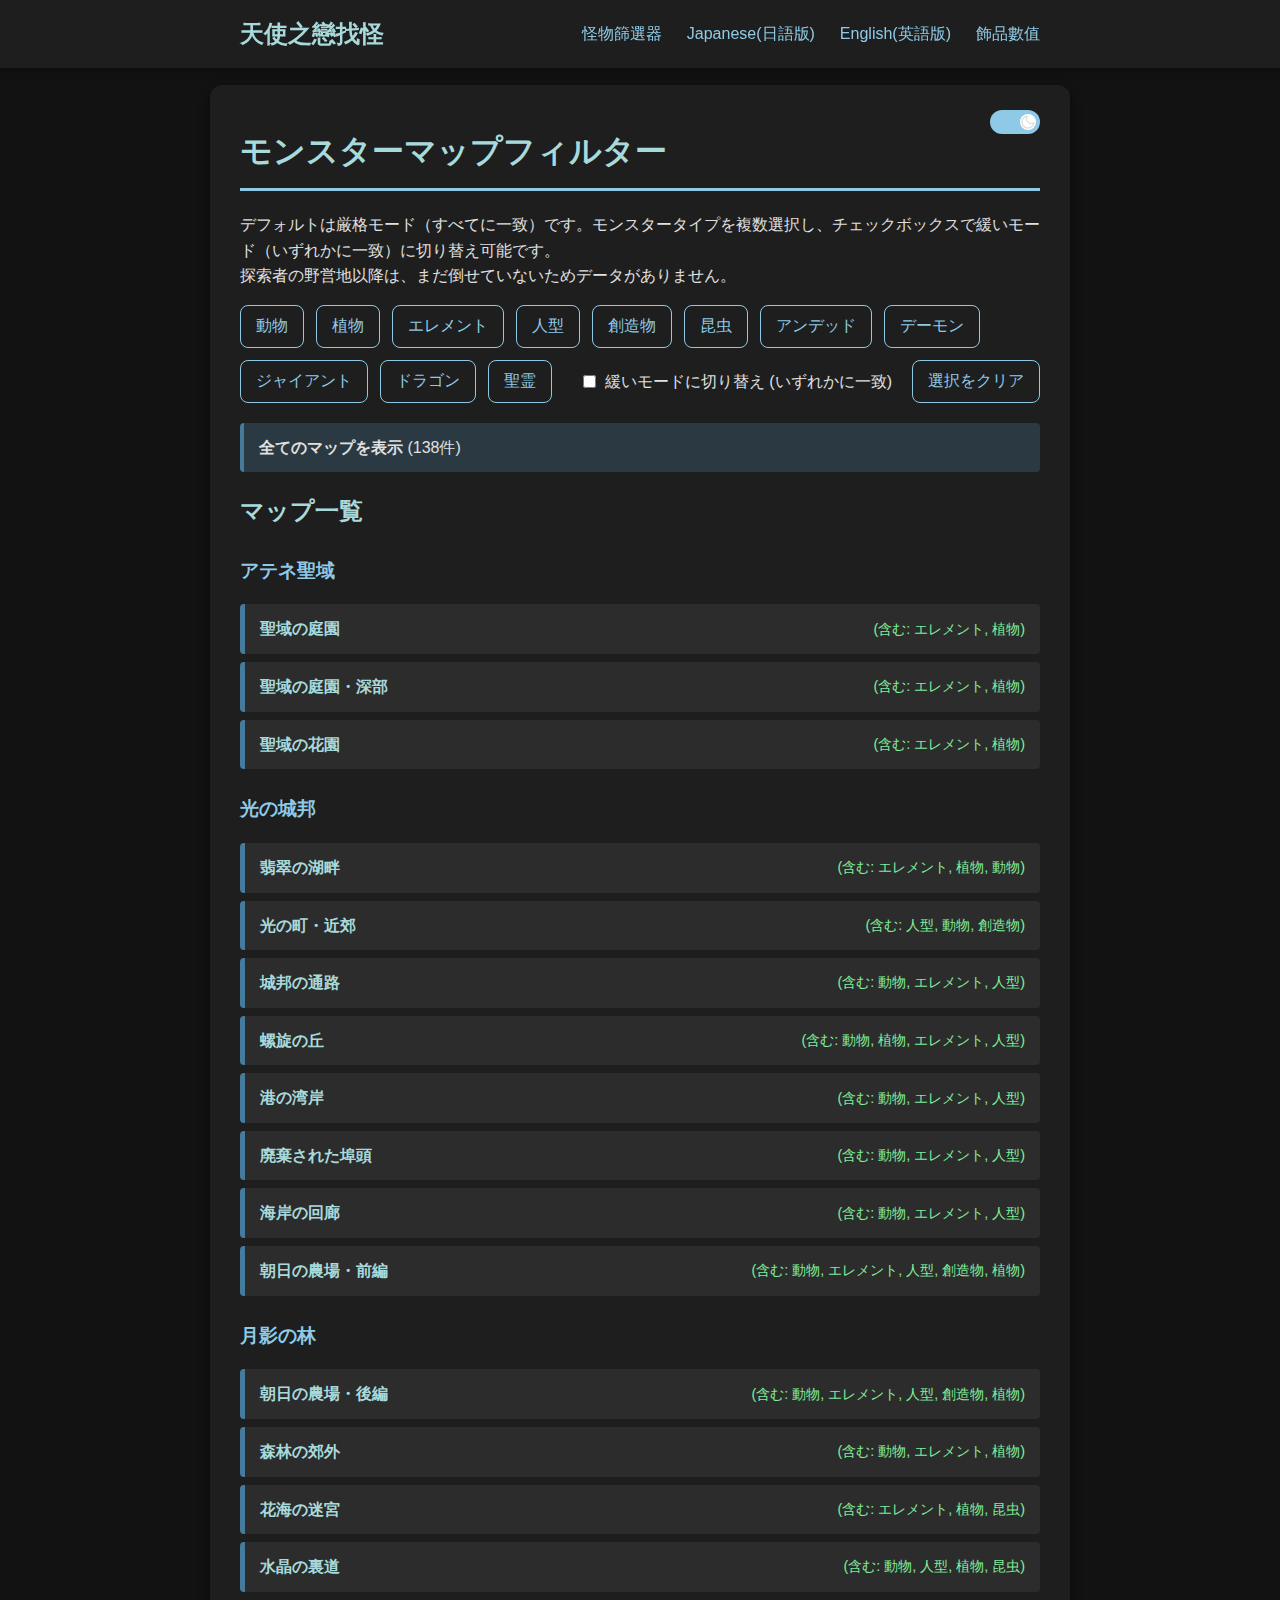
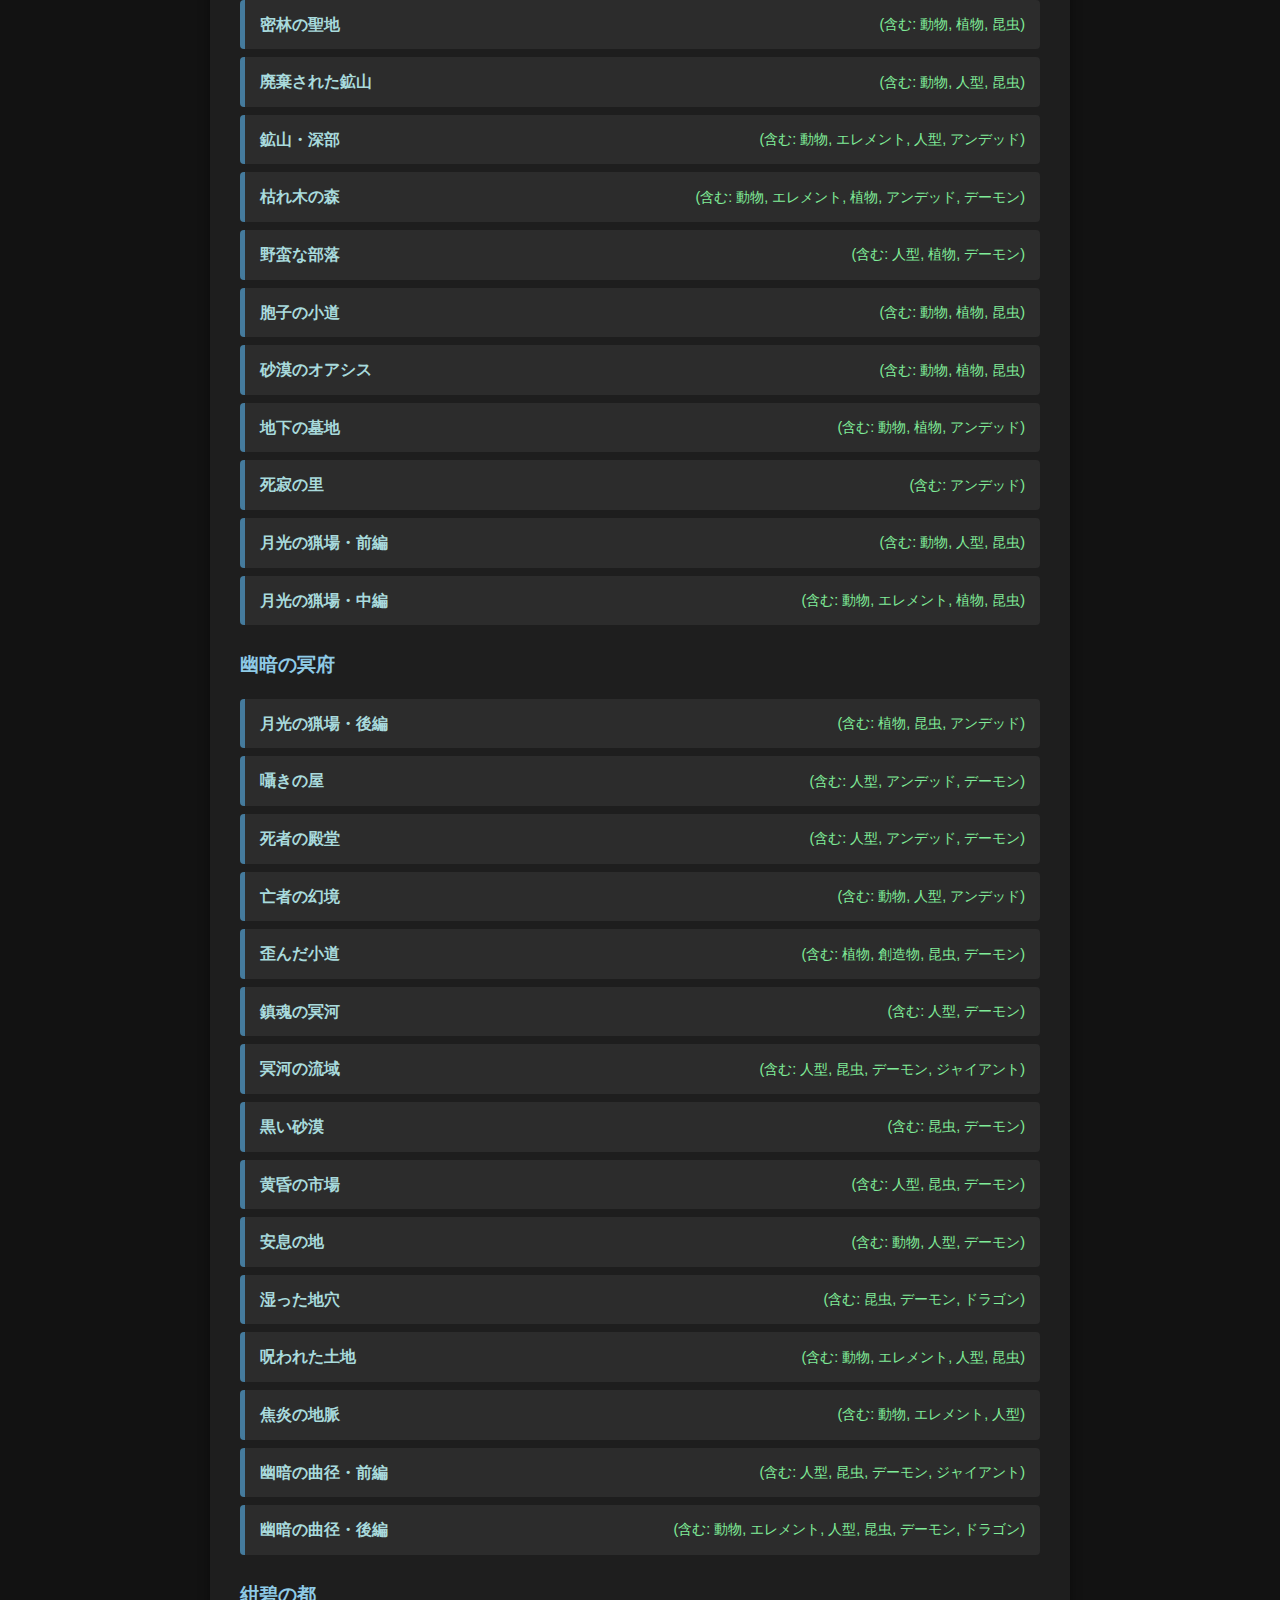
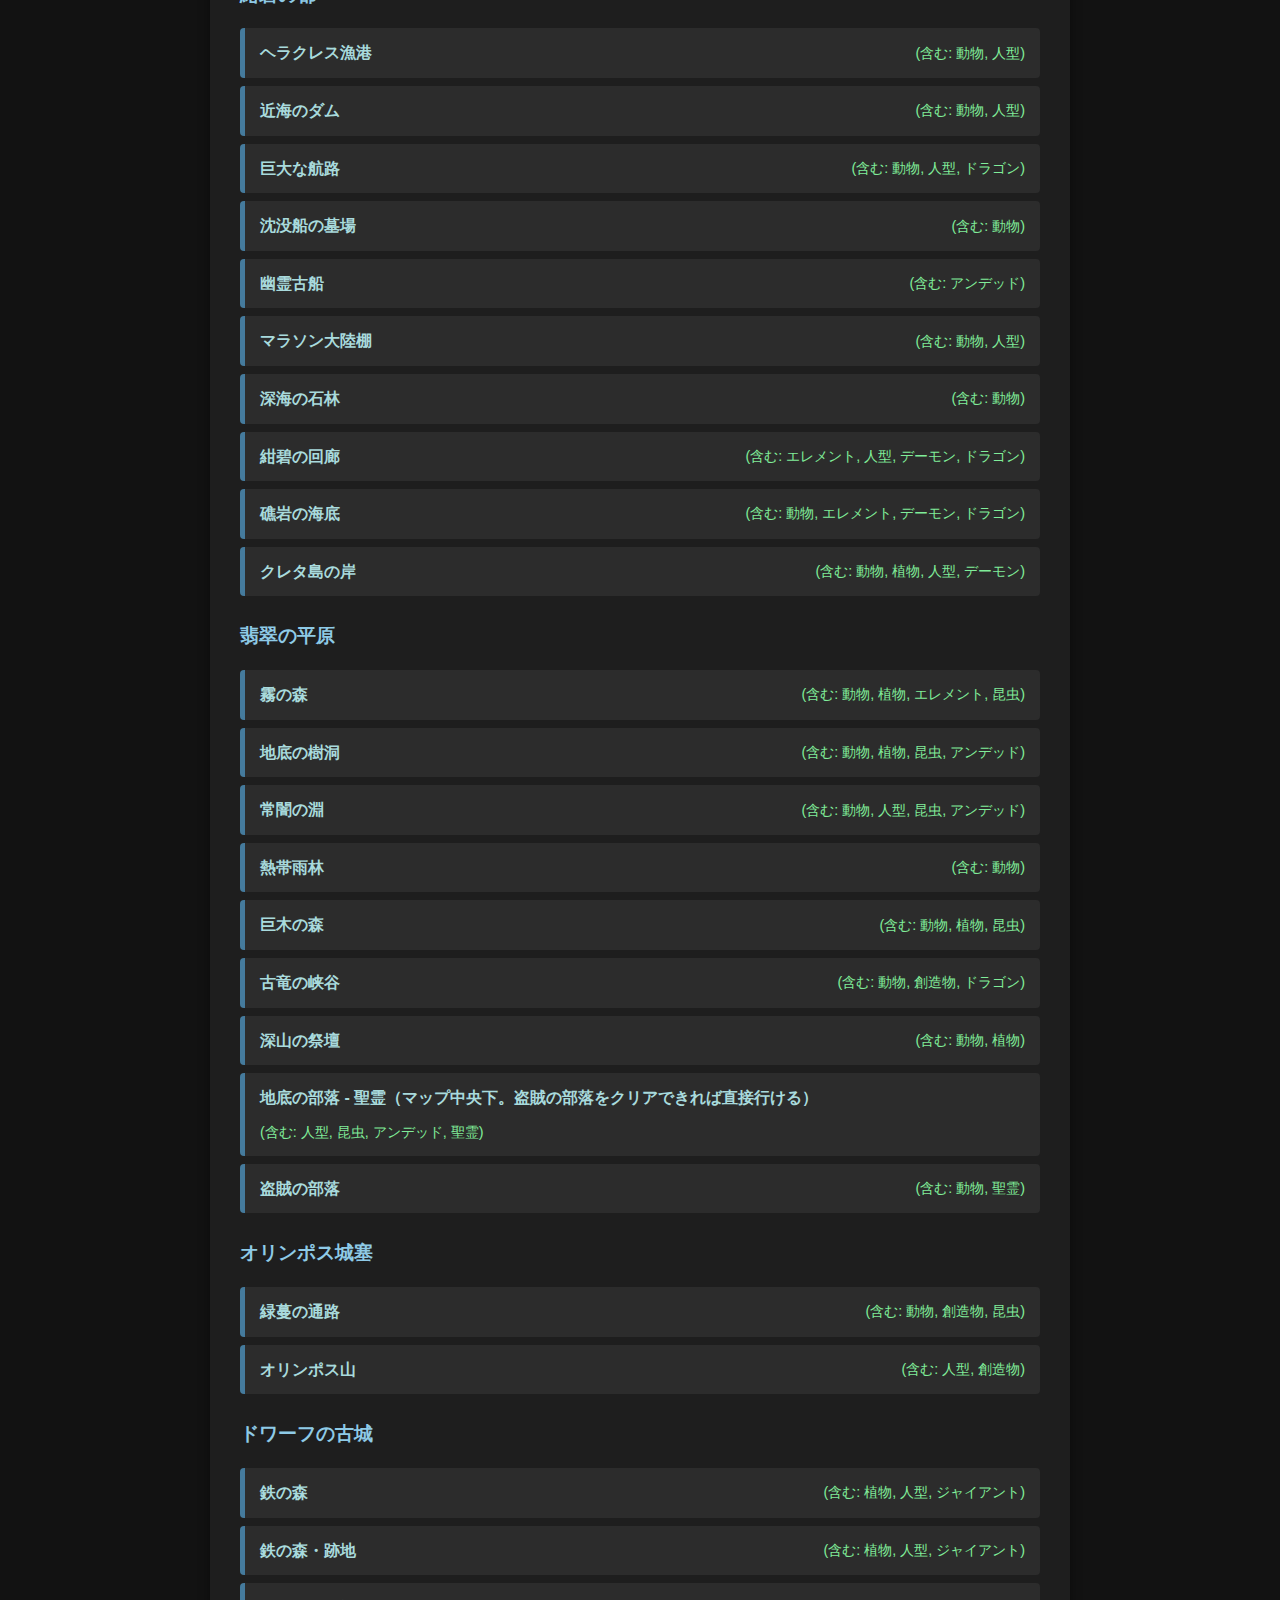
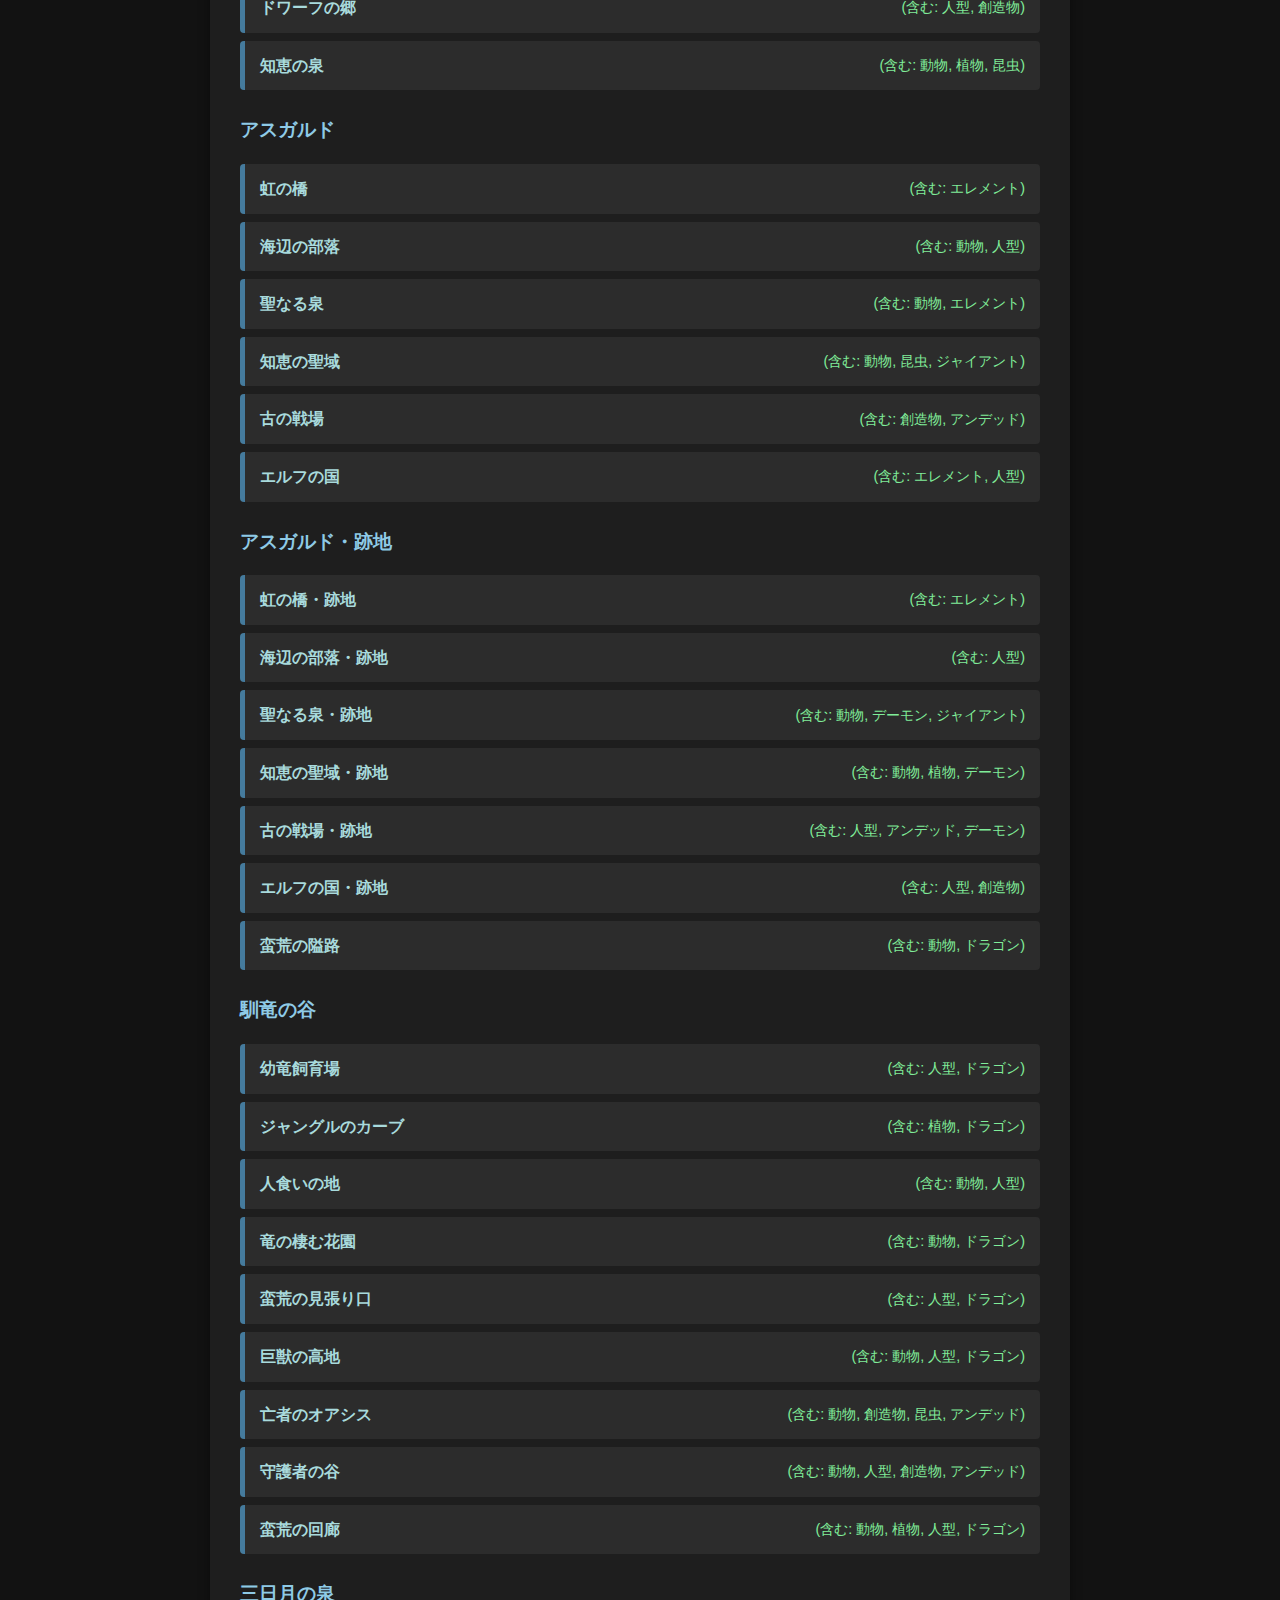
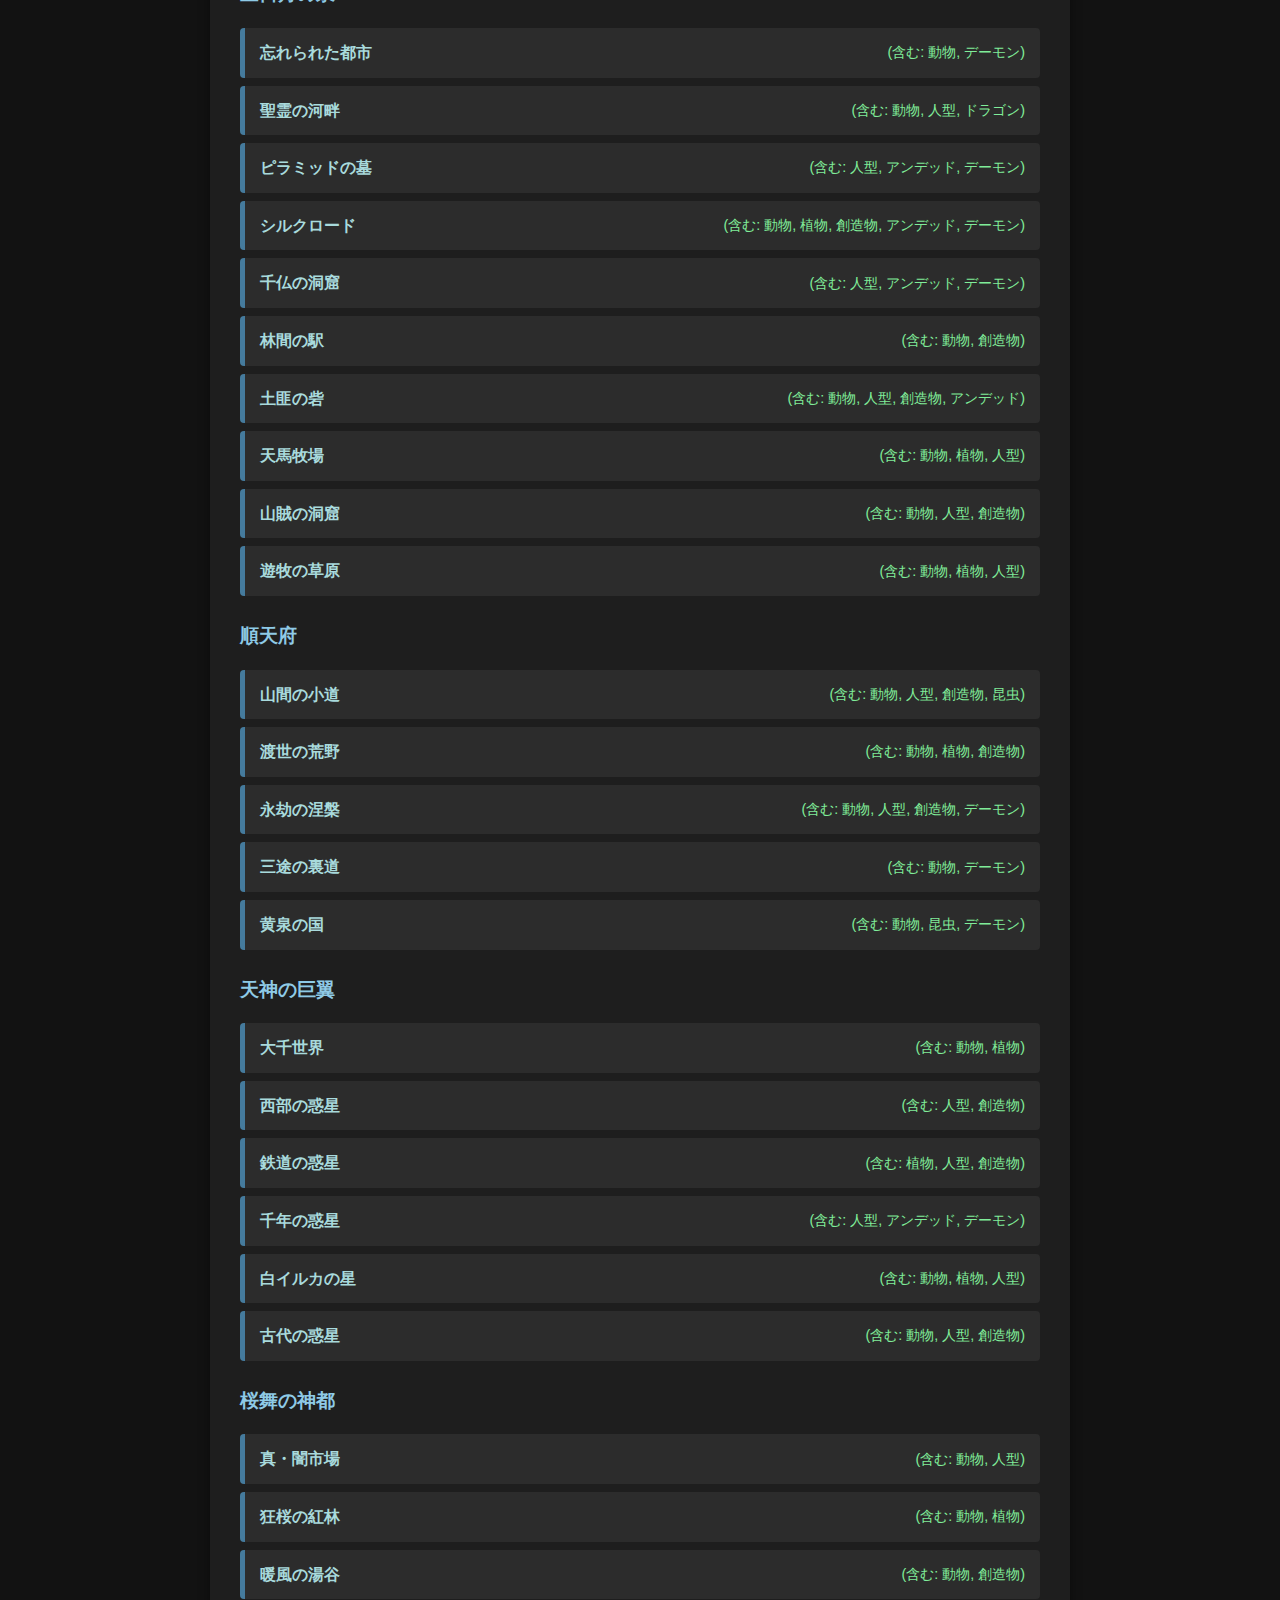
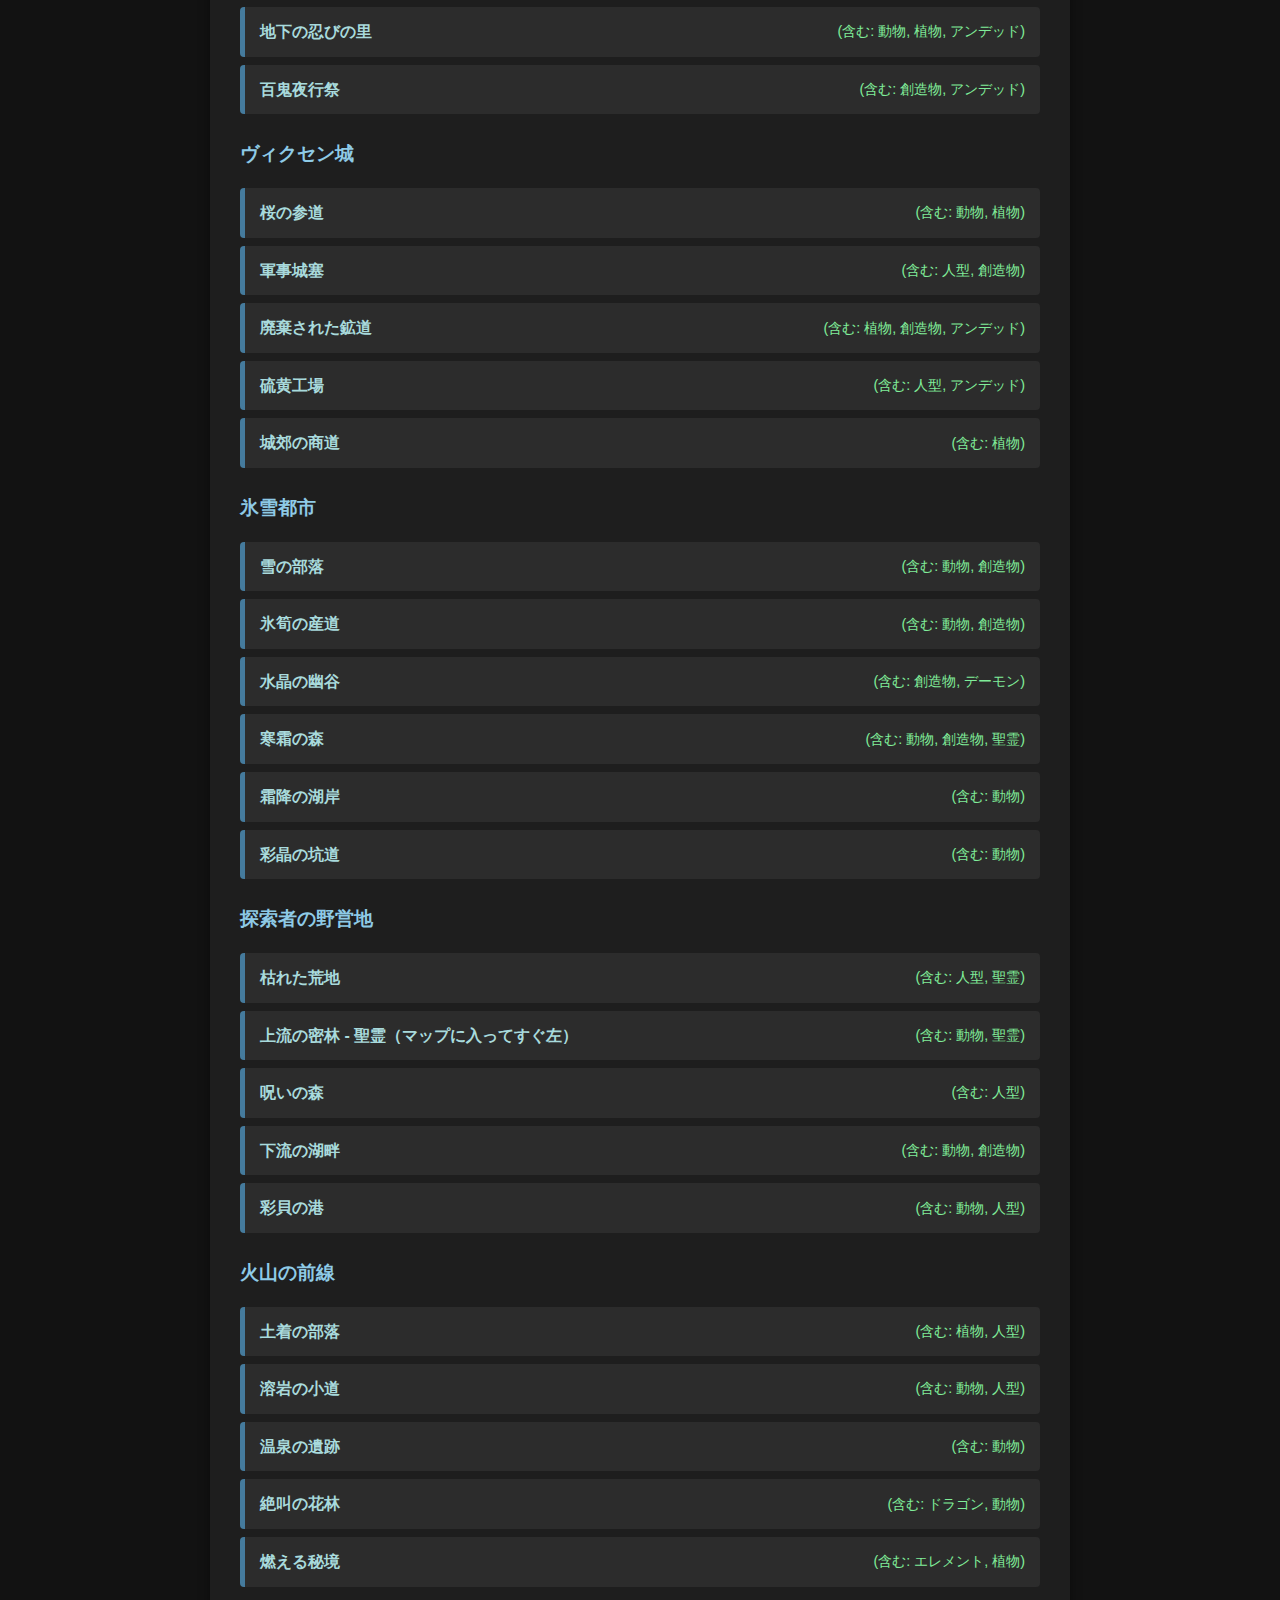
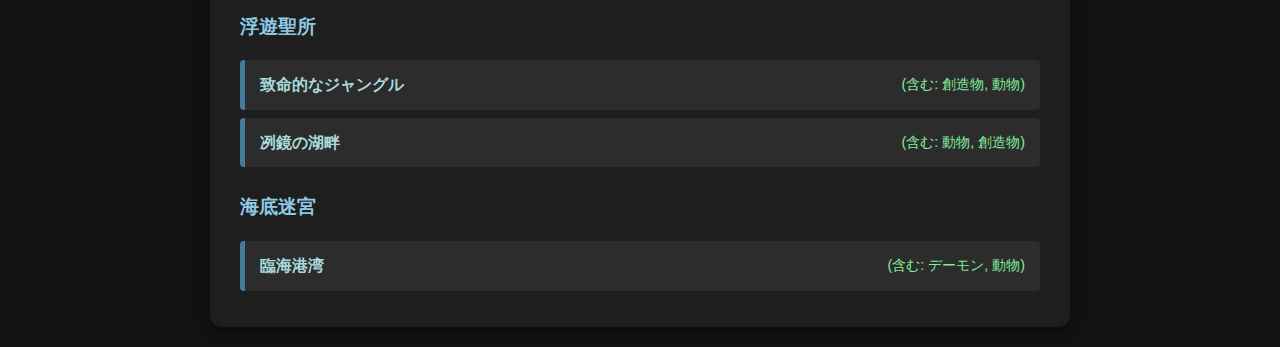
<file: Japanese.html>
<!DOCTYPE html>
<html lang="ja">
<head>
    <meta charset="UTF-8">
    <meta name="viewport" content="width=device-width, initial-scale=1.0">
    <title>モンスターマップフィルター (ダークモード付き)</title>
    <style>
        /* --- 1. 定義顏色變數 --- */
        :root {
            --bg-color: #f0f2f5;
            --container-bg: #ffffff;
            --text-color: #333;
            --header-color: #1d3557;
            --secondary-header-color: #457b9d;
            --border-color: #457b9d;
            --subtle-border-color: #a8dadc;
            --interactive-text-color: #457b9d;
            --interactive-bg-hover: #f1faee;
            --active-bg: #457b9d;
            --active-text: #ffffff;
            --clear-btn-bg: #e63946;
            --clear-btn-hover-bg: #d00000;
            --info-panel-bg: #f1faee;
            --list-item-bg: #f8f9fa;
            --found-monster-text: #2a9d8f;
            --placeholder-bg: #f8f9fa;
            --placeholder-text: #6c757d;
            --shadow-color: rgba(0,0,0,0.1);
        }

        body.dark-mode {
            --bg-color: #121212;
            --container-bg: #1e1e1e;
            --text-color: #e0e0e0;
            --header-color: #a8dadc;
            --secondary-header-color: #8ecae6;
            --border-color: #8ecae6;
            --subtle-border-color: #457b9d;
            --interactive-text-color: #8ecae6;
            --interactive-bg-hover: #2a3a4a;
            --active-bg: #8ecae6;
            --active-text: #121212;
            --clear-btn-bg: #d90429;
            --clear-btn-hover-bg: #ef233c;
            --info-panel-bg: #2b3a42;
            --list-item-bg: #2c2c2c;
            --found-monster-text: #80ed99;
            --placeholder-bg: #2c2c2c;
            --placeholder-text: #adb5bd;
            --shadow-color: rgba(0,0,0,0.4);
        }

        /* --- 2. 套用變數到現有樣式 --- */
        body {
            font-family: -apple-system, BlinkMacSystemFont, 'Segoe UI', Roboto, 'Helvetica Neue', Arial, sans-serif;
            line-height: 1.6;
            background-color: var(--bg-color);
            color: var(--text-color);
            margin: 0;
            /* 修改：為固定導覽列增加頂部空間 */
            padding: 85px 15px 20px;
            transition: background-color 0.3s, color 0.3s;
        }

        /* --- 新增：固定導覽列樣式 --- */
        .top-nav {
            position: fixed;
            top: 0;
            left: 0;
            width: 100%;
            background-color: var(--container-bg);
            box-shadow: 0 2px 8px var(--shadow-color);
            z-index: 1000;
            transition: background-color 0.3s, box-shadow 0.3s;
        }

        .nav-container {
            max-width: 800px;
            margin: 0 auto;
            display: flex;
            justify-content: space-between;
            align-items: center;
            padding: 15px 30px; /* 配合 main .container 的 padding */
        }

        .nav-logo {
            font-size: 1.5em;
            font-weight: bold;
            color: var(--header-color);
            text-decoration: none;
            transition: color 0.3s;
        }

        .top-nav ul {
            list-style: none;
            margin: 0;
            padding: 0;
            display: flex;
            gap: 25px;
        }

        .top-nav li a {
            text-decoration: none;
            color: var(--interactive-text-color);
            font-weight: 500;
            padding-bottom: 5px;
            border-bottom: 2px solid transparent;
            transition: all 0.3s ease;
        }

        .top-nav li a:hover {
            color: var(--header-color);
        }

        .top-nav li a.active {
            color: var(--header-color);
            border-bottom-color: var(--active-bg);
        }
        /* --- 結束新增樣式 --- */

        .container {
            position: relative;
            max-width: 800px;
            margin: auto;
            background: var(--container-bg);
            padding: 20px 30px;
            border-radius: 12px;
            box-shadow: 0 4px 12px var(--shadow-color);
            transition: background-color 0.3s;
        }
        h1 {
            color: var(--header-color);
            border-bottom: 3px solid var(--secondary-header-color);
            padding-bottom: 10px;
            font-size: 2em;
        }
        h2 { color: var(--header-color); font-size: 1.5em; }
        h3 { color: var(--secondary-header-color); margin-top: 25px; }
        p { color: var(--text-color); }

        .controls { display: flex; flex-wrap: wrap; gap: 12px; margin-bottom: 10px; align-items: center; }
        .controls button {
            padding: 10px 15px;
            border: 1px solid var(--border-color);
            background-color: var(--container-bg);
            color: var(--interactive-text-color);
            border-radius: 8px;
            cursor: pointer;
            font-size: 16px;
            font-weight: 500;
            transition: all 0.2s ease-in-out;
        }
        .controls button:hover {
            background-color: var(--interactive-bg-hover);
            border-color: var(--header-color);
        }
        .controls button.active {
            background-color: var(--active-bg);
            color: var(--active-text);
            border-color: var(--active-bg);
        }
        .clear-btn {
            background-color: var(--clear-btn-bg);
            color: white;
            border-color: var(--clear-btn-bg);
        }
        .clear-btn:hover {
            background-color: var(--clear-btn-hover-bg);
            border-color: var(--clear-btn-hover-bg);
        }
        .filter-options { display: flex; gap: 20px; align-items: center; margin-left: auto; }
        .checkbox-wrapper { display: flex; align-items: center; gap: 6px; cursor: pointer; user-select: none; }
        .checkbox-wrapper input { cursor: pointer; }

        .info-panel {
            background-color: var(--info-panel-bg);
            border-left: 4px solid var(--subtle-border-color);
            padding: 12px 15px;
            margin: 20px 0;
            border-radius: 4px;
        }
        #results ul { list-style-type: none; padding-left: 0; }
        #results li {
            background: var(--list-item-bg); margin-bottom: 8px; padding: 12px 15px;
            border-left: 5px solid var(--subtle-border-color); border-radius: 4px; display: flex;
            justify-content: space-between; align-items: center; flex-wrap: wrap; gap: 10px;
        }
        .map-name { font-weight: bold; color: var(--header-color); }
        .found-monsters { font-size: 0.9em; color: var(--found-monster-text); }
        .placeholder {
            color: var(--placeholder-text); text-align: center; padding: 30px 15px;
            background-color: var(--placeholder-bg); border-radius: 8px;
        }

        /* --- 3. 黑暗模式切換開關的樣式 --- */
        .theme-switch-wrapper {
            position: absolute;
            top: 25px;
            right: 30px;
        }
        .theme-switch {
            display: inline-block;
            height: 24px;
            position: relative;
            width: 50px;
        }
        .theme-switch input {
            display:none;
        }
        .slider {
            background-color: #ccc;
            bottom: 0;
            cursor: pointer;
            left: 0;
            position: absolute;
            right: 0;
            top: 0;
            transition: .4s;
        }
        .slider:before {
            background-color: #fff;
            bottom: 4px;
            content: "";
            height: 16px;
            left: 4px;
            position: absolute;
            transition: .4s;
            width: 16px;
        }
        input:checked + .slider {
            background-color: var(--active-bg);
        }
        input:checked + .slider:before {
            transform: translateX(26px);
        }
        .slider.round {
            border-radius: 34px;
        }
        .slider.round:before {
            border-radius: 50%;
            background-image: url('data:image/svg+xml;utf8,<svg xmlns="http://www.w3.org/2000/svg" width="16" height="16" viewBox="0 0 24 24" fill="none" stroke="%23ffc300" stroke-width="2" stroke-linecap="round" stroke-linejoin="round"><circle cx="12" cy="12" r="5"></circle><line x1="12" y1="1" x2="12" y2="3"></line><line x1="12" y1="21" x2="12" y2="23"></line><line x1="4.22" y1="4.22" x2="5.64" y2="5.64"></line><line x1="18.36" y1="18.36" x2="19.78" y2="19.78"></line><line x1="1" y1="12" x2="3" y2="12"></line><line x1="21" y1="12" x2="23" y2="12"></line><line x1="4.22" y1="19.78" x2="5.64" y2="18.36"></line><line x1="18.36" y1="5.64" x2="19.78" y2="4.22"></line></svg>');
            background-repeat: no-repeat;
            background-position: center;
        }
        body.dark-mode .slider.round:before {
            background-image: url('data:image/svg+xml;utf8,<svg xmlns="http://www.w3.org/2000/svg" width="16" height="16" viewBox="0 0 24 24" fill="none" stroke="%23e0e0e0" stroke-width="2" stroke-linecap="round" stroke-linejoin="round"><path d="M21 12.79A9 9 0 1 1 11.21 3 7 7 0 0 0 21 12.79z"></path></svg>');
        }
        
        @media (max-width: 768px) {
            body { 
                /* 調整手機版 body padding */
                padding: 75px 5px 10px; 
            }
            .nav-container {
                padding: 10px 15px;
            }
            .top-nav ul {
                gap: 15px;
            }
            .nav-logo {
                font-size: 1.2em;
            }
            .top-nav li a {
                font-size: 0.9em;
            }
            
            .container { padding: 15px; }
            h1 { font-size: 1.8em; }
            .theme-switch-wrapper { top: 15px; right: 15px; }
            .controls button { flex-grow: 1; }
            .filter-options { width: 100%; margin-left: 0; order: 98; justify-content: center; }
            .clear-btn { margin-left: 0; width: 100%; order: 99; background-color: var(--clear-btn-bg); }
        }
        @media (max-width: 480px) {
            .controls { gap: 8px; }
            .controls button { flex-basis: 40%; }
        }
    </style>
	<link rel="icon" href="al2favicon.ico"/>
</head>
<body>


<script>
    (function() {
        if (localStorage.getItem('theme') === 'light') {
            document.body.classList.remove('dark-mode');
        } else {
            document.body.classList.add('dark-mode');
        }
    })();
</script>

<nav class="top-nav">
    <div class="nav-container">
        <a href="index.html" class="nav-logo">天使之戀找怪</a>
        <ul>
            <li><a href="index.html">怪物篩選器</a></li>
            <li><a href="Japanese.html">Japanese(日語版)</a></li>
            <li><a href="English.html">English(英語版)</a></li>
			<li><a href="rich.html">飾品數值</a></li>
        </ul>
    </div>
</nav>


<div class="container">
    <div class="theme-switch-wrapper">
        <label class="theme-switch" for="dark-mode-toggle">
            <input type="checkbox" id="dark-mode-toggle" />
            <span class="slider round"></span>
        </label>
    </div>

    <h1>モンスターマップフィルター</h1>
    <p>デフォルトは厳格モード（すべてに一致）です。モンスタータイプを複数選択し、チェックボックスで緩いモード（いずれかに一致）に切り替え可能です。<br>
    探索者の野営地以降は、まだ倒せていないためデータがありません。</p>
    <div id="controls" class="controls">
    </div>
    <div id="results">
    </div>
</div>

<script>
    // データセクション
    const monsterTypes = [ "動物", "植物", "エレメント", "人型", "創造物", "昆虫", "アンデッド", "デーモン", "ジャイアント", "ドラゴン", "聖霊" ];
    const mapData = [ { region: "アテネ聖域", maps: [ { name: "聖域の庭園", monsters: ["エレメント", "植物"] }, { name: "聖域の庭園・深部", monsters: ["エレメント", "植物"] }, { name: "聖域の花園", monsters: ["エレメント", "植物"] } ] }, { region: "光の城邦", maps: [ { name: "翡翠の湖畔", monsters: ["エレメント", "植物", "動物"] }, { name: "光の町・近郊", monsters: ["人型", "動物", "創造物"] }, { name: "城邦の通路", monsters: ["動物", "エレメント", "人型"] }, { name: "螺旋の丘", monsters: ["動物", "植物", "エレメント", "人型"] }, { name: "港の湾岸", monsters: ["動物", "エレメント", "人型"] }, { name: "廃棄された埠頭", monsters: ["動物", "エレメント", "人型"] }, { name: "海岸の回廊", monsters: ["動物", "エレメント", "人型"] }, { name: "朝日の農場・前編", monsters: ["動物", "エレメント", "人型", "創造物", "植物"] } ] }, { region: "月影の林", maps: [ { name: "朝日の農場・後編", monsters: ["動物", "エレメント", "人型", "創造物", "植物"] }, { name: "森林の郊外", monsters: ["動物", "エレメント", "植物"] }, { name: "花海の迷宮", monsters: ["エレメント", "植物", "昆虫"] }, { name: "水晶の裏道", monsters: ["動物", "人型", "植物", "昆虫"] }, { name: "密林の聖地", monsters: ["動物", "植物", "昆虫"] }, { name: "廃棄された鉱山", monsters: ["動物", "人型", "昆虫"] }, { name: "鉱山・深部", monsters: ["動物", "エレメント", "人型", "アンデッド"] }, { name: "枯れ木の森", monsters: ["動物", "エレメント", "植物", "アンデッド", "デーモン"] }, { name: "野蛮な部落", monsters: ["人型", "植物", "デーモン"] }, { name: "胞子の小道", monsters: ["動物", "植物", "昆虫"] }, { name: "砂漠のオアシス", monsters: ["動物", "植物", "昆虫"] }, { name: "地下の墓地", monsters: ["動物", "植物", "アンデッド"] }, { name: "死寂の里", monsters: ["アンデッド"] }, { name: "月光の猟場・前編", monsters: ["動物", "人型", "昆虫"] }, { name: "月光の猟場・中編", monsters: ["動物", "エレメント", "植物", "昆虫"] } ] }, { region: "幽暗の冥府", maps: [ { name: "月光の猟場・後編", monsters: ["植物", "昆虫", "アンデッド"] }, { name: "囁きの屋", monsters: ["人型", "アンデッド", "デーモン"] }, { name: "死者の殿堂", monsters: ["人型", "アンデッド", "デーモン"] }, { name: "亡者の幻境", monsters: ["動物", "人型", "アンデッド"] }, { name: "歪んだ小道", monsters: ["植物", "創造物", "昆虫", "デーモン"] }, { name: "鎮魂の冥河", monsters: ["人型", "デーモン"] }, { name: "冥河の流域", monsters: ["人型", "昆虫", "デーモン", "ジャイアント"] }, { name: "黒い砂漠", monsters: ["昆虫", "デーモン"] }, { name: "黄昏の市場", monsters: ["人型", "昆虫", "デーモン"] }, { name: "安息の地", monsters: ["動物", "人型", "デーモン"] }, { name: "湿った地穴", monsters: ["昆虫", "デーモン", "ドラゴン"] }, { name: "呪われた土地", monsters: ["動物", "エレメント", "人型", "昆虫"] }, { name: "焦炎の地脈", monsters: ["動物", "エレメント", "人型"] }, { name: "幽暗の曲径・前編", monsters: ["人型", "昆虫", "デーモン", "ジャイアント"] }, { name: "幽暗の曲径・後編", monsters: ["動物", "エレメント", "人型", "昆虫", "デーモン", "ドラゴン"] } ] }, { region: "紺碧の都", maps: [ { name: "ヘラクレス漁港", monsters: ["動物", "人型"] }, { name: "近海のダム", monsters: ["動物", "人型"] }, { name: "巨大な航路", monsters: ["動物", "人型", "ドラゴン"] }, { name: "沈没船の墓場", monsters: ["動物"] }, { name: "幽霊古船", monsters: ["アンデッド"] }, { name: "マラソン大陸棚", monsters: ["動物", "人型"] }, { name: "深海の石林", monsters: ["動物"] }, { name: "紺碧の回廊", monsters: ["エレメント", "人型", "デーモン", "ドラゴン"] }, { name: "礁岩の海底", monsters: ["動物", "エレメント", "デーモン", "ドラゴン"] }, { name: "クレタ島の岸", monsters: ["動物", "植物", "人型", "デーモン"] } ] }, { region: "翡翠の平原", maps: [ { name: "霧の森", monsters: ["動物", "植物", "エレメント", "昆虫"] }, { name: "地底の樹洞", monsters: ["動物", "植物", "昆虫", "アンデッド"] }, { name: "常闇の淵", monsters: ["動物", "人型", "昆虫", "アンデッド"] }, { name: "熱帯雨林", monsters: ["動物"] }, { name: "巨木の森", monsters: ["動物", "植物", "昆虫"] }, { name: "古竜の峡谷", monsters: ["動物", "創造物", "ドラゴン"] }, { name: "深山の祭壇", monsters: ["動物", "植物"] }, { name: "地底の部落 - 聖霊（マップ中央下。盗賊の部落をクリアできれば直接行ける）", monsters: ["人型", "昆虫", "アンデッド", "聖霊"] }, { name: "盗賊の部落", monsters: ["動物", "聖霊"] } ] }, { region: "オリンポス城塞", maps: [ { name: "緑蔓の通路", monsters: ["動物", "創造物", "昆虫"] }, { name: "オリンポス山", monsters: ["人型", "創造物"] } ] }, { region: "ドワーフの古城", maps: [ { name: "鉄の森", monsters: ["植物", "人型", "ジャイアント"] }, { name: "鉄の森・跡地", monsters: ["植物", "人型", "ジャイアント"] }, { name: "ドワーフの郷", monsters: ["人型", "創造物"] }, { name: "知恵の泉", monsters: ["動物", "植物", "昆虫"] } ] }, { region: "アスガルド", maps: [ { name: "虹の橋", monsters: ["エレメント"] }, { name: "海辺の部落", monsters: ["動物", "人型"] }, { name: "聖なる泉", monsters: ["動物", "エレメント"] }, { name: "知恵の聖域", monsters: ["動物", "昆虫", "ジャイアント"] }, { name: "古の戦場", monsters: ["創造物", "アンデッド"] }, { name: "エルフの国", monsters: ["エレメント", "人型"] } ] }, { region: "アスガルド・跡地", maps: [ { name: "虹の橋・跡地", monsters: ["エレメント"] }, { name: "海辺の部落・跡地", monsters: ["人型"] }, { name: "聖なる泉・跡地", monsters: ["動物", "デーモン", "ジャイアント"] }, { name: "知恵の聖域・跡地", monsters: ["動物", "植物", "デーモン"] }, { name: "古の戦場・跡地", monsters: ["人型", "アンデッド", "デーモン"] }, { name: "エルフの国・跡地", monsters: ["人型", "創造物"] }, { name: "蛮荒の隘路", monsters: ["動物", "ドラゴン"] } ] }, { region: "馴竜の谷", maps: [ { name: "幼竜飼育場", monsters: ["人型", "ドラゴン"] }, { name: "ジャングルのカーブ", monsters: ["植物", "ドラゴン"] }, { name: "人食いの地", monsters: ["動物", "人型"] }, { name: "竜の棲む花園", monsters: ["動物", "ドラゴン"] }, { name: "蛮荒の見張り口", monsters: ["人型", "ドラゴン"] }, { name: "巨獣の高地", monsters: ["動物", "人型", "ドラゴン"] }, { name: "亡者のオアシス", monsters: ["動物", "創造物", "昆虫", "アンデッド"] }, { name: "守護者の谷", monsters: ["動物", "人型", "創造物", "アンデッド"] }, { name: "蛮荒の回廊", monsters: ["動物", "植物", "人型", "ドラゴン"] } ] }, { region: "三日月の泉", maps: [ { name: "忘れられた都市", monsters: ["動物", "デーモン"] }, { name: "聖霊の河畔", monsters: ["動物", "人型", "ドラゴン"] }, { name: "ピラミッドの墓", monsters: ["人型", "アンデッド", "デーモン"] }, { name: "シルクロード", monsters: ["動物", "植物", "創造物", "アンデッド", "デーモン"] }, { name: "千仏の洞窟", monsters: ["人型", "アンデッド", "デーモン"] }, { name: "林間の駅", monsters: ["動物", "創造物"] }, { name: "土匪の砦", monsters: ["動物", "人型", "創造物", "アンデッド"] }, { name: "天馬牧場", monsters: ["動物", "植物", "人型"] }, { name: "山賊の洞窟", monsters: ["動物", "人型", "創造物"] }, { name: "遊牧の草原", monsters: ["動物", "植物", "人型"] } ] }, { region: "順天府", maps: [ { name: "山間の小道", monsters: ["動物", "人型", "創造物", "昆虫"] }, { name: "渡世の荒野", monsters: ["動物", "植物", "創造物"] }, { name: "永劫の涅槃", monsters: ["動物", "人型", "創造物", "デーモン"] }, { name: "三途の裏道", monsters: ["動物", "デーモン"] }, { name: "黄泉の国", monsters: ["動物", "昆虫", "デーモン"] } ] }, { region: "天神の巨翼", maps: [ { name: "大千世界", monsters: ["動物", "植物"] }, { name: "西部の惑星", monsters: ["人型", "創造物"] }, { name: "鉄道の惑星", monsters: ["植物", "人型", "創造物"] }, { name: "千年の惑星", monsters: ["人型", "アンデッド", "デーモン"] }, { name: "白イルカの星", monsters: ["動物", "植物", "人型"] }, { name: "古代の惑星", monsters: ["動物", "人型", "創造物"] } ] }, { region: "桜舞の神都", maps: [ { name: "真・闇市場", monsters: ["動物", "人型"] }, { name: "狂桜の紅林", monsters: ["動物", "植物"] }, { name: "暖風の湯谷", monsters: ["動物", "創造物"] }, { name: "地下の忍びの里", monsters: ["動物", "植物", "アンデッド"] }, { name: "百鬼夜行祭", monsters: ["創造物", "アンデッド"] } ] }, { region: "ヴィクセン城", maps: [ { name: "桜の参道", monsters: ["動物", "植物"] }, { name: "軍事城塞", monsters: ["人型", "創造物"] }, { name: "廃棄された鉱道", monsters: ["植物", "創造物", "アンデッド"] }, { name: "硫黄工場", monsters: ["人型", "アンデッド"] }, { name: "城郊の商道", monsters: ["植物"] } ] }, { region: "氷雪都市", maps: [ { name: "雪の部落", monsters: ["動物", "創造物"] }, { name: "氷筍の産道", monsters: ["動物", "創造物"] }, { name: "水晶の幽谷", monsters: ["創造物", "デーモン"] }, { name: "寒霜の森", monsters: ["動物", "創造物", "聖霊"] }, { name: "霜降の湖岸", monsters: ["動物"] }, { name: "彩晶の坑道", monsters: ["動物"] } ] }, { region: "探索者の野営地", maps: [ { name: "枯れた荒地", monsters: ["人型", "聖霊"] }, { name: "上流の密林 - 聖霊（マップに入ってすぐ左）", monsters: ["動物", "聖霊"] }, { name: "呪いの森", monsters: ["人型"] }, { name: "下流の湖畔", monsters: ["動物", "創造物"] }, { name: "彩貝の港", monsters: ["動物", "人型"] } ] }, { region: "火山の前線", maps: [ { name: "土着の部落", monsters: ["植物", "人型"] }, { name: "溶岩の小道", monsters: ["動物", "人型"] }, { name: "温泉の遺跡", monsters: ["動物"] }, { name: "絶叫の花林", monsters: ["ドラゴン", "動物"] }, { name: "燃える秘境", monsters: ["エレメント", "植物"] } ] }, { region: "浮遊聖所", maps: [ { name: "致命的なジャングル", monsters: ["創造物", "動物"] }, { name: "冽鏡の湖畔", monsters: ["動物", "創造物"] } ] }, { region: "海底迷宮", maps: [ { name: "臨海港湾", monsters: ["デーモン", "動物"] } ] } ];

    const controlsContainer = document.getElementById('controls');
    const resultsContainer = document.getElementById('results');
    const darkModeToggle = document.getElementById('dark-mode-toggle');

    let selectedTypes = [];

    function toggleSelection(type, buttonElement) {
        buttonElement.classList.toggle('active');
        const index = selectedTypes.indexOf(type);
        if (index > -1) {
            selectedTypes.splice(index, 1);
        } else {
            selectedTypes.push(type);
        }
        updateMapDisplay();
    }

    function clearAllSelections() {
        selectedTypes = [];
        const allButtons = document.querySelectorAll('#controls button.active');
        allButtons.forEach(btn => btn.classList.remove('active'));
        document.getElementById('filter-mode-checkbox').checked = false; 
        updateMapDisplay();
    }

    function updateMapDisplay() {
        const useOrLogic = document.getElementById('filter-mode-checkbox').checked;
        let html = '';
        if (selectedTypes.length === 0) {
            const totalMaps = mapData.reduce((count, region) => count + region.maps.length, 0);
            html = `<div class="info-panel"><strong>全てのマップを表示</strong> (${totalMaps}件)</div><h2>マップ一覧</h2>`;
            mapData.forEach(region => {
                html += `<h3>${region.region}</h3><ul>`;
                region.maps.forEach(map => {
                    html += `<li><span class="map-name">${map.name}</span><span class="found-monsters">(含む: ${map.monsters.join(', ')})</span></li>`;
                });
                html += `</ul>`;
            });
        }
        else {
            let filteredData;
            let infoText;
            if (useOrLogic) {
                infoText = `フィルターモード：選択したタイプの<strong>いずれかを含む</strong>マップ: <strong>[${selectedTypes.join(', ')}]</strong>`;
                filteredData = mapData.map(region => {
                    const matchingMaps = region.maps.filter(map => selectedTypes.some(type => map.monsters.includes(type)));
                    return { ...region, maps: matchingMaps };
                }).filter(region => region.maps.length > 0);
            } else {
                infoText = `フィルターモード：選択したタイプの<strong>すべてを同時に含む</strong>マップ: <strong>[${selectedTypes.join(', ')}]</strong>`;
                filteredData = mapData.map(region => {
                    const matchingMaps = region.maps.filter(map => selectedTypes.every(type => map.monsters.includes(type)));
                    return { ...region, maps: matchingMaps };
                }).filter(region => region.maps.length > 0);
            }
            html = `<div class="info-panel">${infoText}</div>`;
            const totalFound = filteredData.reduce((count, region) => count + region.maps.length, 0);
            if (totalFound > 0) {
                html += `<h2>検索結果</h2>`;
                filteredData.forEach(region => {
                    html += `<h3>${region.region}</h3><ul>`;
                    region.maps.forEach(map => {
                        const matchedTypes = map.monsters.filter(m => selectedTypes.includes(m));
                        html += `<li><span class="map-name">${map.name}</span><span class="found-monsters">(一致: ${matchedTypes.join(', ')})</span></li>`;
                    });
                    html += `</ul>`;
                });
            } else {
                html += `<p class="placeholder">条件に一致するマップは見つかりませんでした。</p>`;
            }
        }
        resultsContainer.innerHTML = html;
    }

    // 初期UI設定
    monsterTypes.forEach(type => {
        const button = document.createElement('button');
        button.textContent = type;
        button.dataset.type = type;
        button.onclick = () => toggleSelection(type, button);
        controlsContainer.appendChild(button);
    });

    const filterOptionsContainer = document.createElement('div');
    filterOptionsContainer.className = 'filter-options';

    const checkboxWrapper = document.createElement('label');
    checkboxWrapper.className = 'checkbox-wrapper';
    const checkbox = document.createElement('input');
    checkbox.type = 'checkbox';
    checkbox.id = 'filter-mode-checkbox';
    checkbox.onchange = updateMapDisplay;
    checkboxWrapper.appendChild(checkbox);
    checkboxWrapper.append('緩いモードに切り替え (いずれかに一致)');
    filterOptionsContainer.appendChild(checkboxWrapper);

    const clearButton = document.createElement('button');
    clearButton.textContent = '選択をクリア';
    clearButton.className = 'clear-btn';
    clearButton.onclick = clearAllSelections;
    filterOptionsContainer.appendChild(clearButton);

    controlsContainer.appendChild(filterOptionsContainer);
    
    // ダークモードロジック
    function applyTheme(theme) {
        if (theme === 'dark') {
            document.body.classList.add('dark-mode');
            darkModeToggle.checked = true;
        } else {
            document.body.classList.remove('dark-mode');
            darkModeToggle.checked = false;
        }
    }

    darkModeToggle.addEventListener('change', () => {
        const theme = darkModeToggle.checked ? 'dark' : 'light';
        localStorage.setItem('theme', theme);
        applyTheme(theme);
    });

 // 頁面載入時，決定主題並同步開關狀態
const savedTheme = localStorage.getItem('theme');
// 如果用戶沒有儲存的偏好，預設值就設為 'dark'
const initialTheme = savedTheme || 'dark';
applyTheme(initialTheme);

    // 最後に、初回のマップ表示を実行
    updateMapDisplay();

</script>

</body>
</html>
</file>
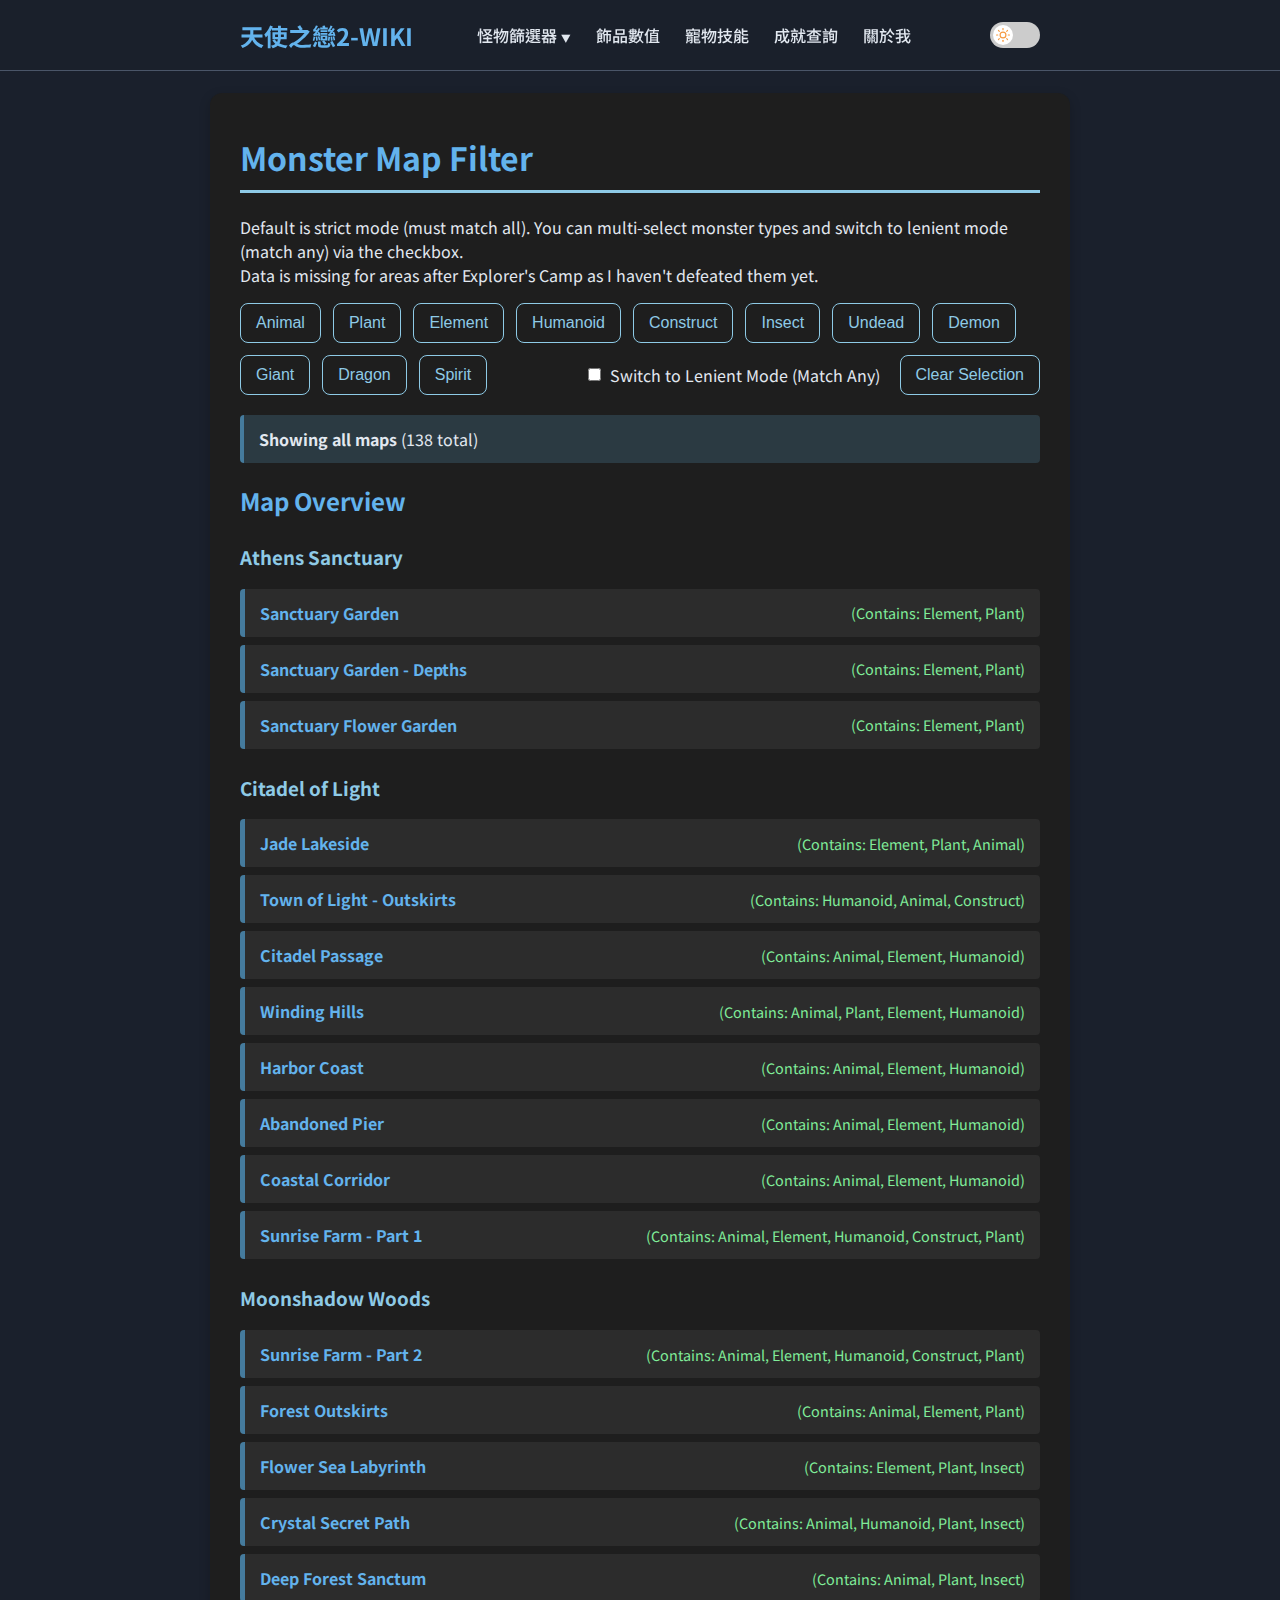
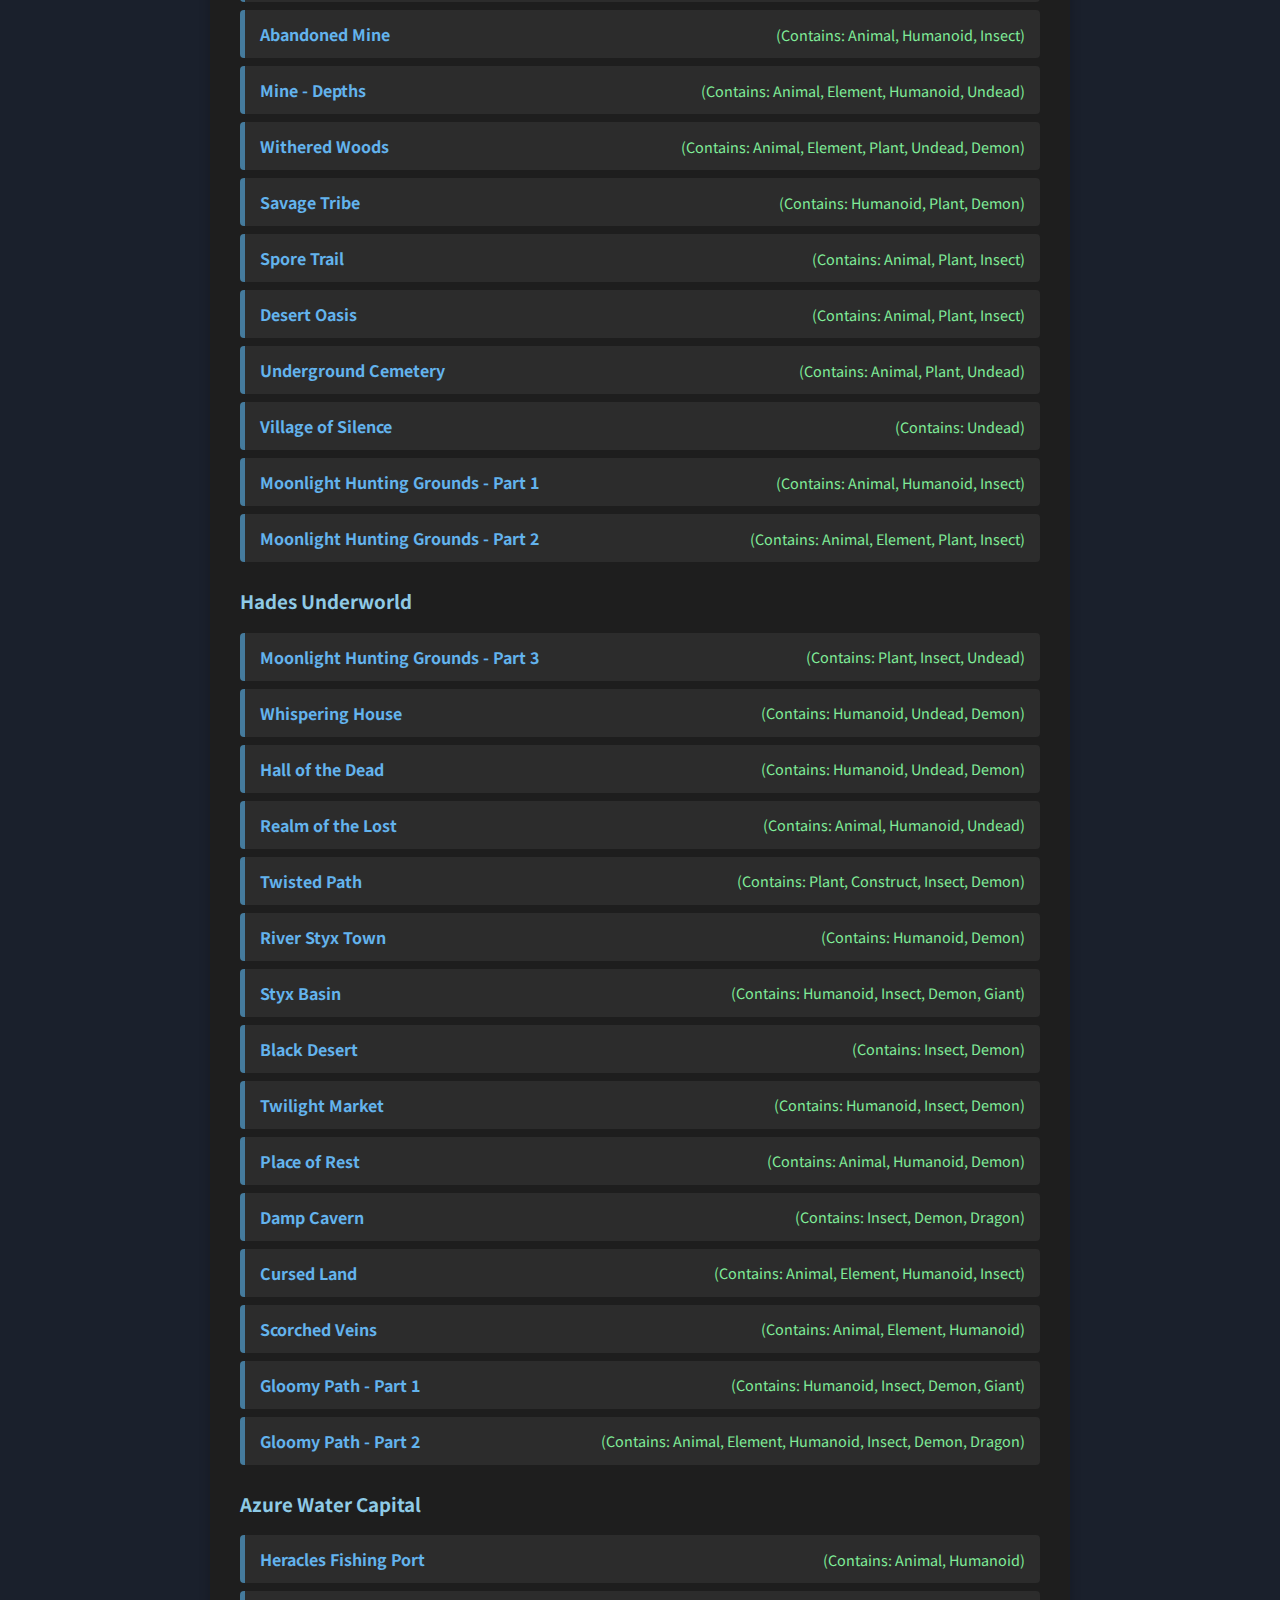
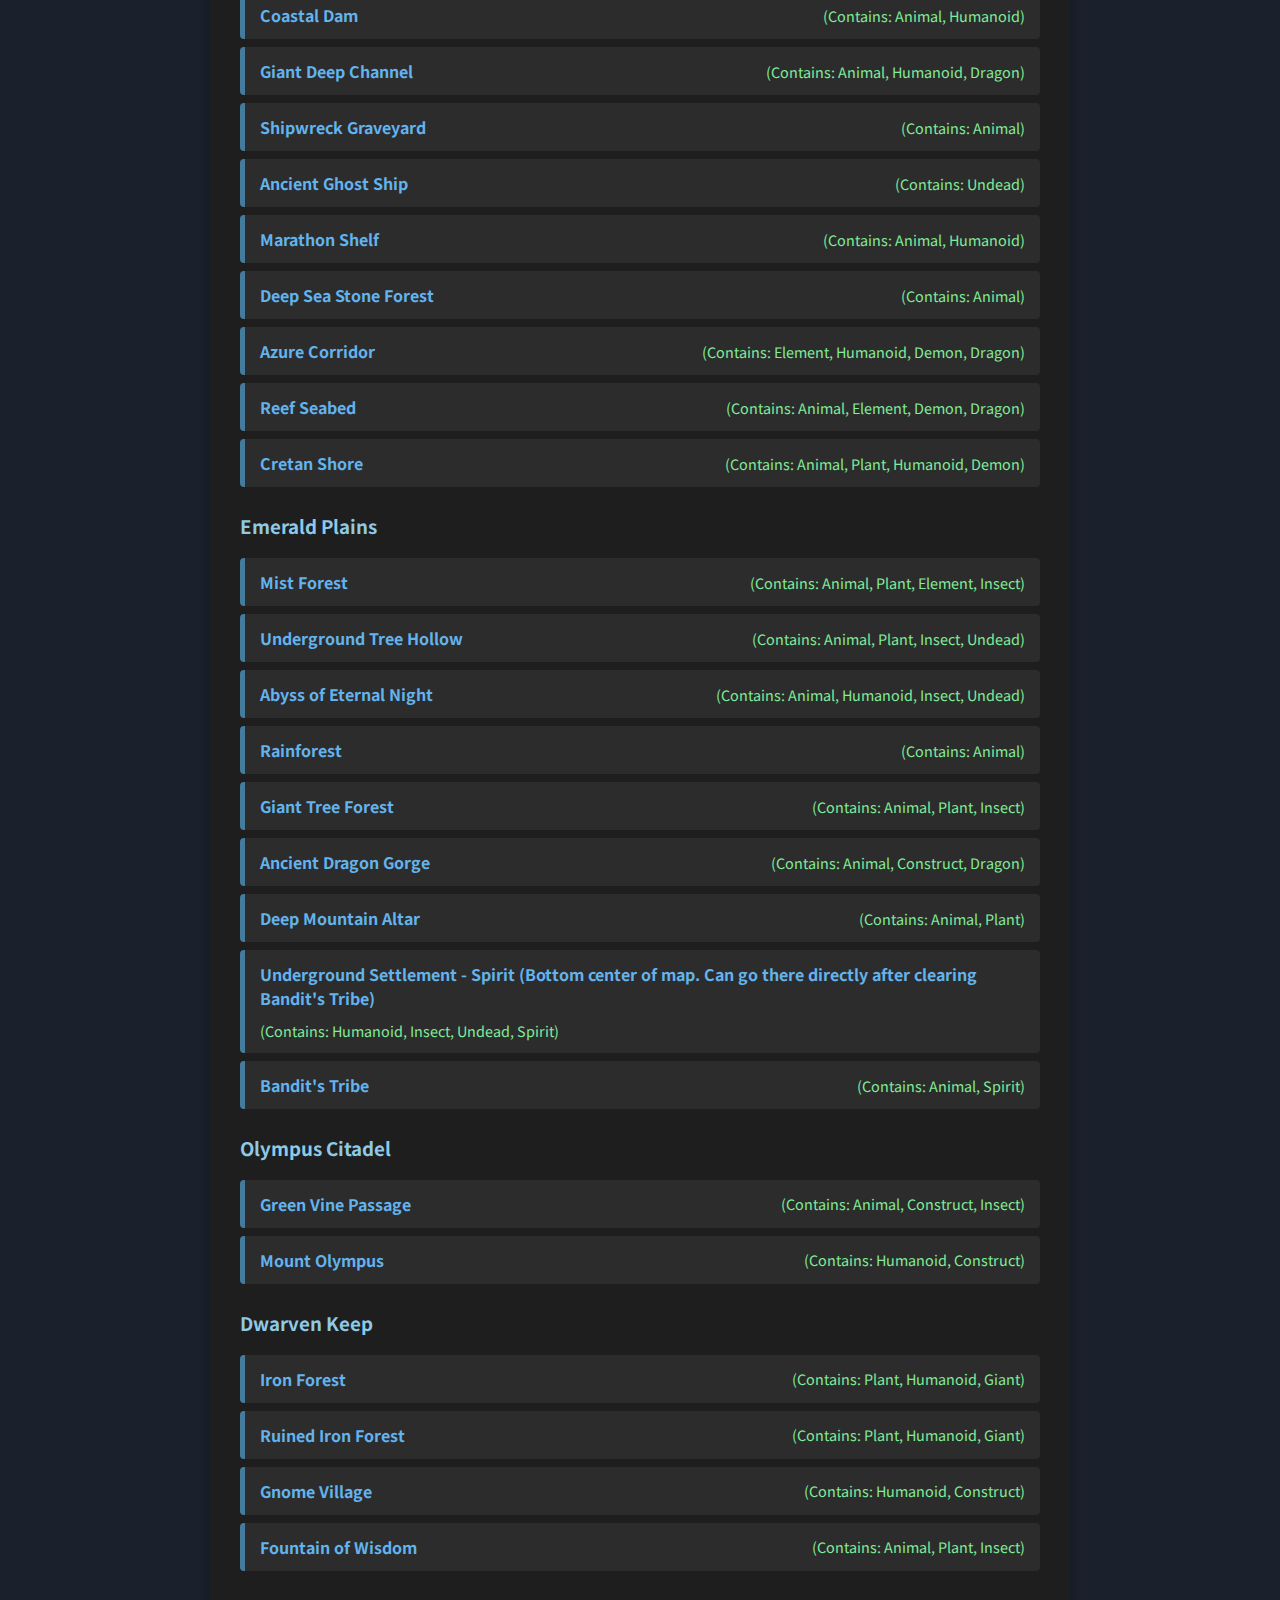
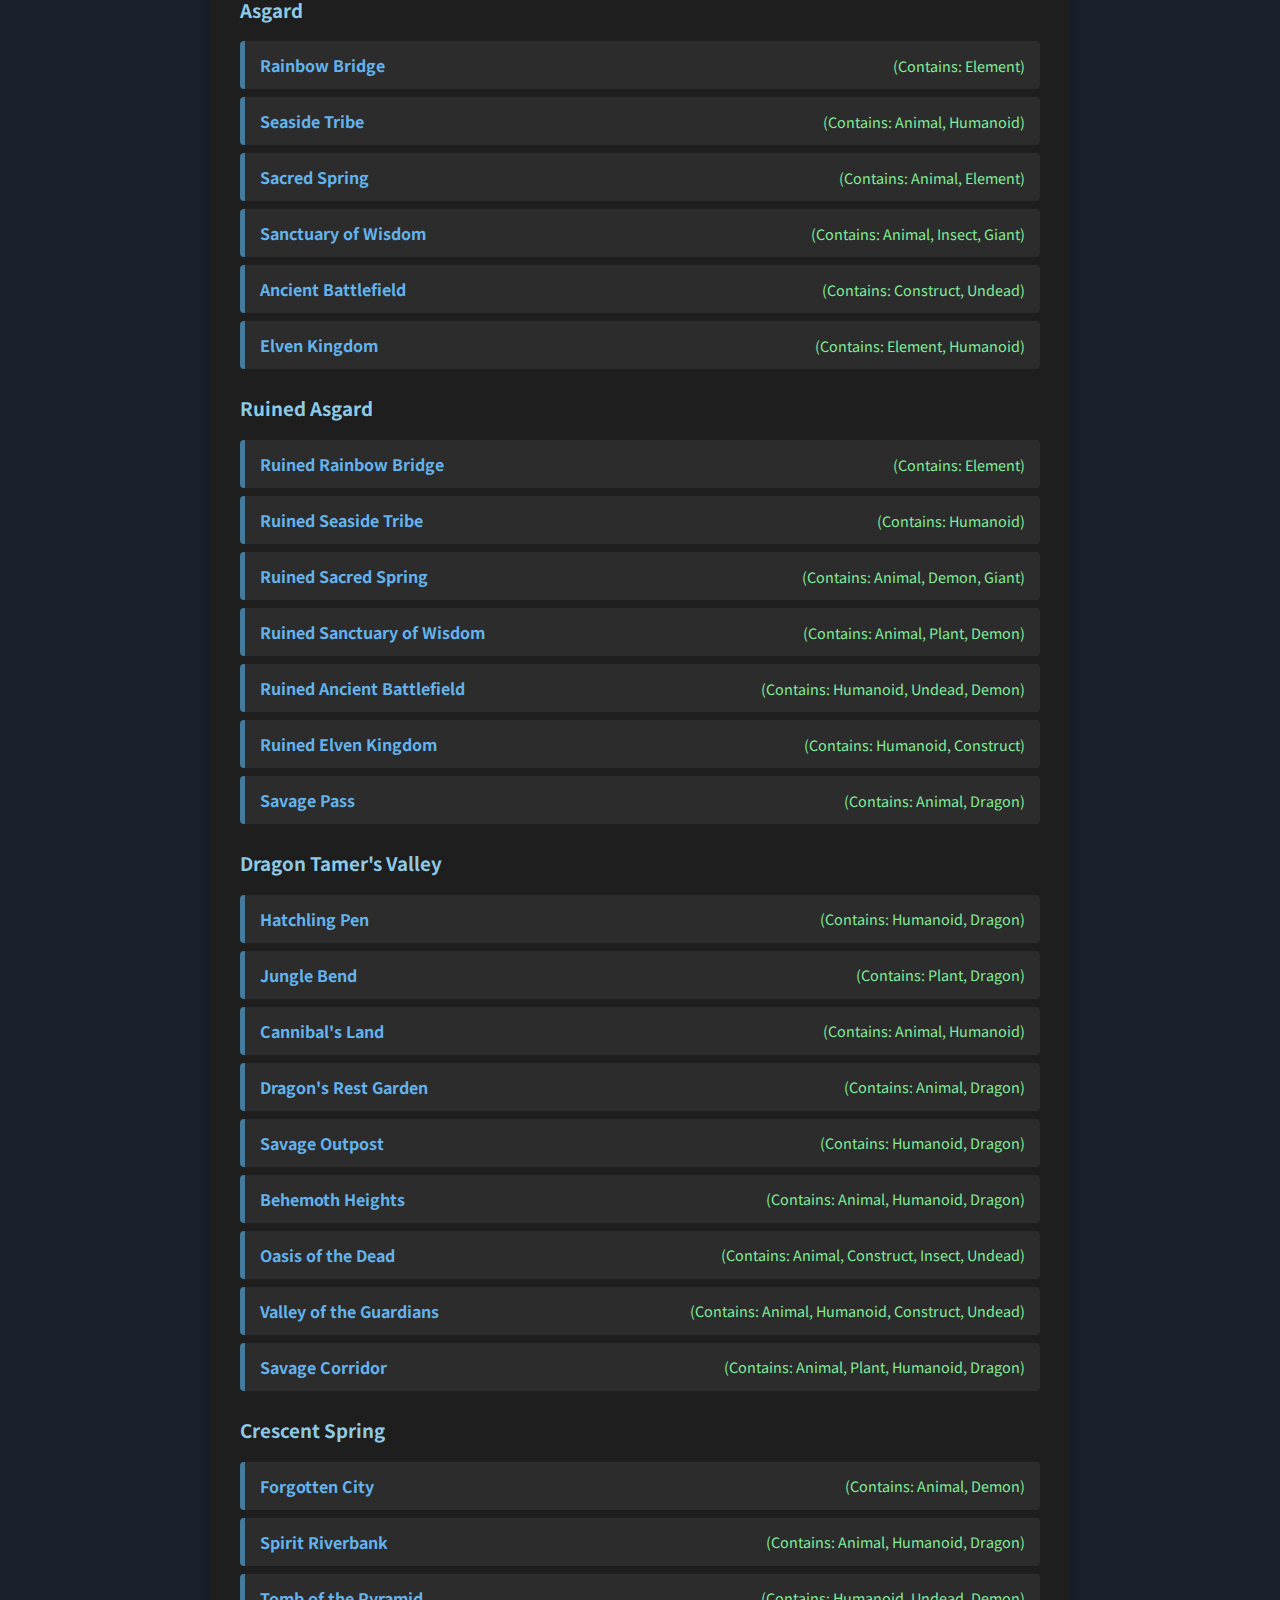
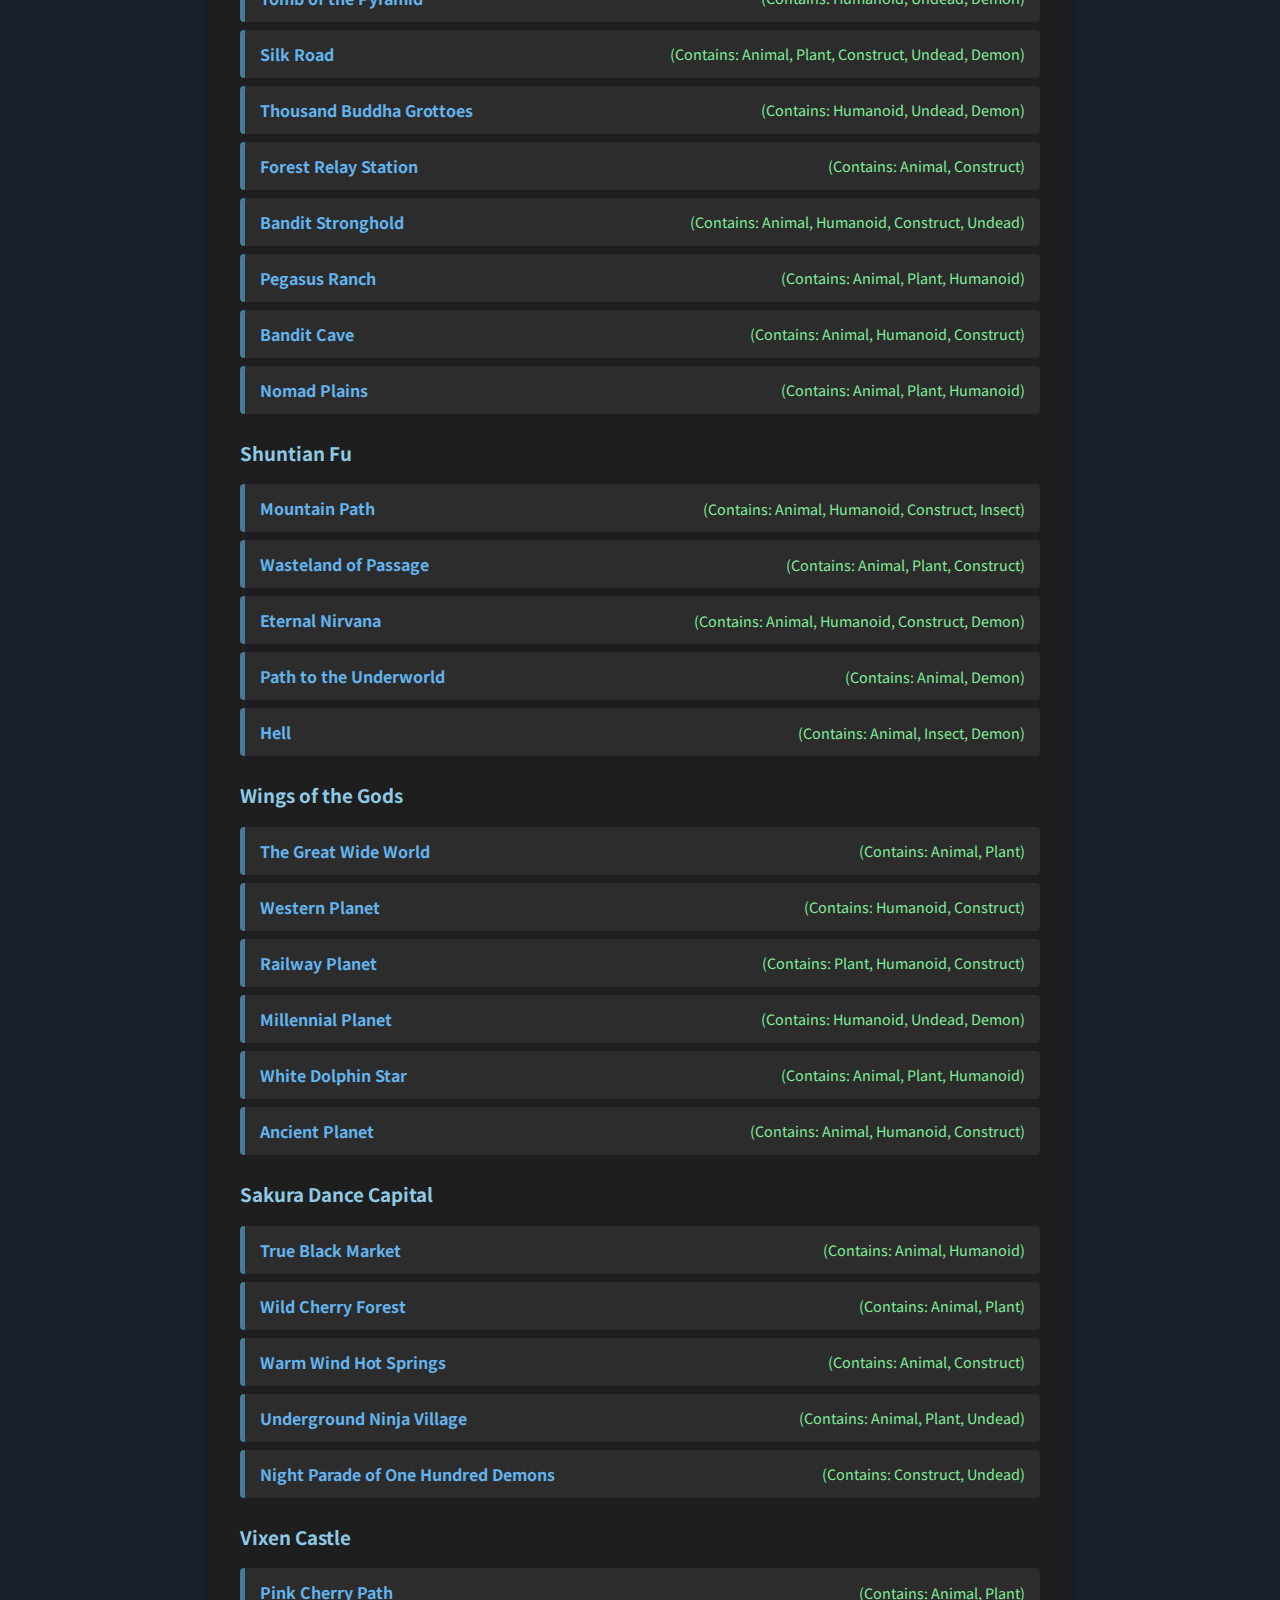
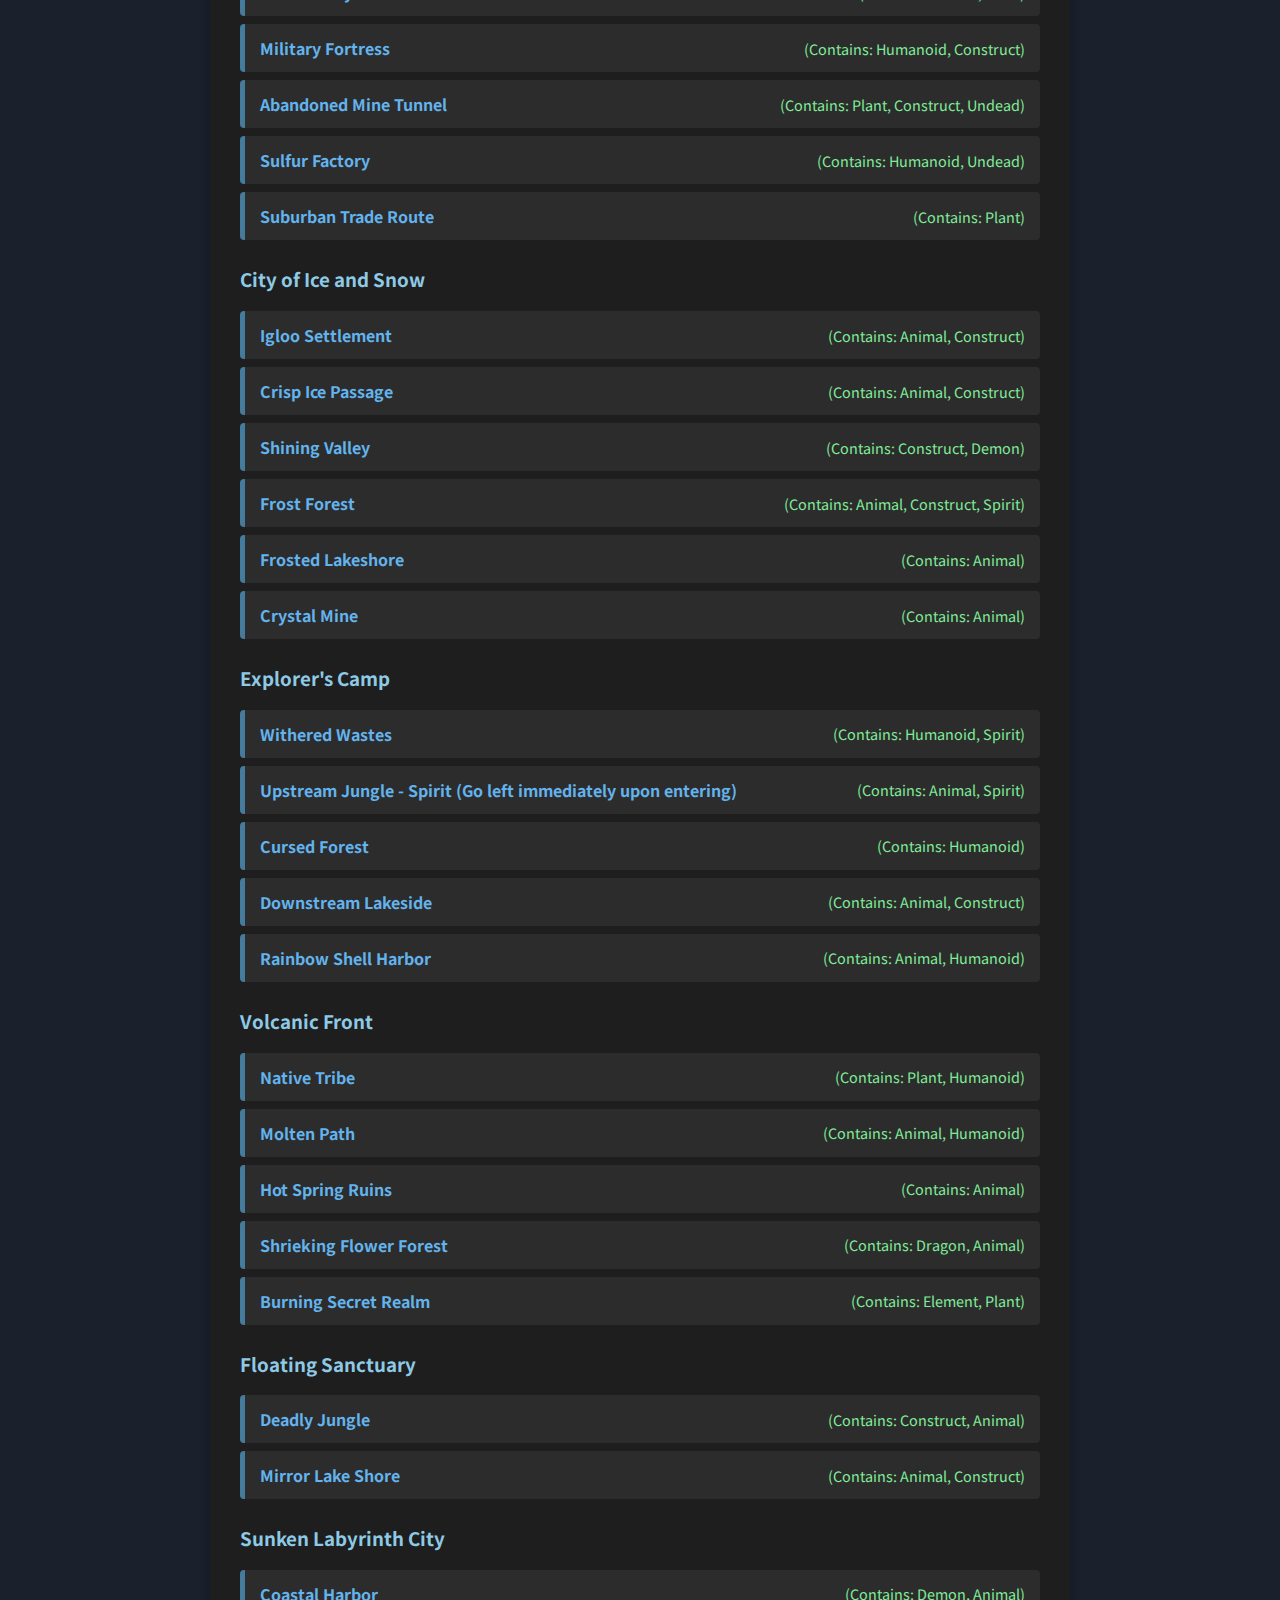
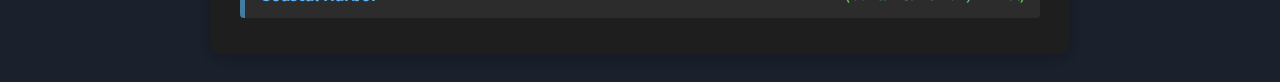
<file: searchmomEn.html>
<!DOCTYPE html>
<html lang="en">
<head>
    <meta charset="UTF-8">
    <meta name="viewport" content="width=device-width, initial-scale=1.0">
    <title>Monster Map Filter</title>
    <!-- Google Fonts -->
    <link rel="preconnect" href="https://fonts.googleapis.com">
    <link rel="preconnect" href="https://fonts.gstatic.com" crossorigin>
    <link href="https://fonts.googleapis.com/css2?family=Noto+Sans+TC:wght@400;500;700&display=swap" rel="stylesheet">
    <!-- Shared Styles -->
    <link rel="stylesheet" href="shared-styles.css">
    <style>
        /* index.html specific styles (reused for consistency) */
        body {
            padding: 85px 15px 20px;
        }
        .container {
            position: relative;
            max-width: 800px;
            margin: auto;
            background: var(--container-bg);
            padding: 20px 30px;
            border-radius: 12px;
            box-shadow: 0 4px 12px var(--card-shadow);
            transition: background-color 0.3s;
        }
        h1 {
            color: var(--header-color);
            border-bottom: 3px solid var(--secondary-header-color);
            padding-bottom: 10px;
            font-size: 2em;
        }
        h2 { color: var(--header-color); font-size: 1.5em; }
        h3 { color: var(--secondary-header-color); margin-top: 25px; }
        p { color: var(--text-color); }

        .controls { display: flex; flex-wrap: wrap; gap: 12px; margin-bottom: 10px; align-items: center; }
        .controls button {
            padding: 10px 15px;
            border: 1px solid var(--border-color);
            background-color: var(--container-bg);
            color: var(--interactive-text-color);
            border-radius: 8px;
            cursor: pointer;
            font-size: 16px;
            font-weight: 500;
            transition: all 0.2s ease-in-out;
        }
        .controls button:hover {
            background-color: var(--interactive-bg-hover);
            border-color: var(--header-color);
        }
        .controls button.active {
            background-color: var(--active-bg);
            color: var(--active-text);
            border-color: var(--active-bg);
        }
        .clear-btn {
            background-color: var(--clear-btn-bg);
            color: white;
            border-color: var(--clear-btn-bg);
        }
        .clear-btn:hover {
            background-color: var(--clear-btn-hover-bg);
            border-color: var(--clear-btn-hover-bg);
        }
        .filter-options { display: flex; gap: 20px; align-items: center; margin-left: auto; }
        .checkbox-wrapper { display: flex; align-items: center; gap: 6px; cursor: pointer; user-select: none; }
        .checkbox-wrapper input { cursor: pointer; }

        .info-panel {
            background-color: var(--info-panel-bg);
            border-left: 4px solid var(--subtle-border-color);
            padding: 12px 15px;
            margin: 20px 0;
            border-radius: 4px;
        }
        #results ul { list-style-type: none; padding-left: 0; }
        #results li {
            background: var(--list-item-bg); margin-bottom: 8px; padding: 12px 15px;
            border-left: 5px solid var(--subtle-border-color); border-radius: 4px; display: flex;
            justify-content: space-between; align-items: center; flex-wrap: wrap; gap: 10px;
        }
        .map-name { font-weight: bold; color: var(--header-color); }
        .found-monsters { font-size: 0.9em; color: var(--found-monster-text); }
        .placeholder {
            color: var(--placeholder-text); text-align: center; padding: 30px 15px;
            background-color: var(--placeholder-bg); border-radius: 8px;
        }
        
        @media (max-width: 768px) {
            body { 
                padding: 75px 5px 10px; 
            }
            .container { padding: 15px; }
            h1 { font-size: 1.8em; }
            .controls button { flex-grow: 1; }
            .filter-options { width: 100%; margin-left: 0; order: 98; justify-content: center; }
            .clear-btn { margin-left: 0; width: 100%; order: 99; }
        }
        @media (max-width: 480px) {
            .controls { gap: 8px; }
            .controls button { flex-basis: 40%; }
        }
    </style>
	<link rel="icon" href="al2favicon.ico"/>
</head>
<body>

<!-- Placeholder for the navigation bar -->
<div id="nav-placeholder"></div>

<div class="container">
    <h1>Monster Map Filter</h1>
    <p>Default is strict mode (must match all). You can multi-select monster types and switch to lenient mode (match any) via the checkbox.<br>
    Data is missing for areas after Explorer's Camp as I haven't defeated them yet.</p>
    <div id="controls" class="controls">
    </div>
    <div id="results">
    </div>
</div>

<script src="nav.js"></script>
<script>
    // Data section
    const monsterTypes = [ "Animal", "Plant", "Element", "Humanoid", "Construct", "Insect", "Undead", "Demon", "Giant", "Dragon", "Spirit" ];
    const mapData = [ { region: "Athens Sanctuary", maps: [ { name: "Sanctuary Garden", monsters: ["Element", "Plant"] }, { name: "Sanctuary Garden - Depths", monsters: ["Element", "Plant"] }, { name: "Sanctuary Flower Garden", monsters: ["Element", "Plant"] } ] }, { region: "Citadel of Light", maps: [ { name: "Jade Lakeside", monsters: ["Element", "Plant", "Animal"] }, { name: "Town of Light - Outskirts", monsters: ["Humanoid", "Animal", "Construct"] }, { name: "Citadel Passage", monsters: ["Animal", "Element", "Humanoid"] }, { name: "Winding Hills", monsters: ["Animal", "Plant", "Element", "Humanoid"] }, { name: "Harbor Coast", monsters: ["Animal", "Element", "Humanoid"] }, { name: "Abandoned Pier", monsters: ["Animal", "Element", "Humanoid"] }, { name: "Coastal Corridor", monsters: ["Animal", "Element", "Humanoid"] }, { name: "Sunrise Farm - Part 1", monsters: ["Animal", "Element", "Humanoid", "Construct", "Plant"] } ] }, { region: "Moonshadow Woods", maps: [ { name: "Sunrise Farm - Part 2", monsters: ["Animal", "Element", "Humanoid", "Construct", "Plant"] }, { name: "Forest Outskirts", monsters: ["Animal", "Element", "Plant"] }, { name: "Flower Sea Labyrinth", monsters: ["Element", "Plant", "Insect"] }, { name: "Crystal Secret Path", monsters: ["Animal", "Humanoid", "Plant", "Insect"] }, { name: "Deep Forest Sanctum", monsters: ["Animal", "Plant", "Insect"] }, { name: "Abandoned Mine", monsters: ["Animal", "Humanoid", "Insect"] }, { name: "Mine - Depths", monsters: ["Animal", "Element", "Humanoid", "Undead"] }, { name: "Withered Woods", monsters: ["Animal", "Element", "Plant", "Undead", "Demon"] }, { name: "Savage Tribe", monsters: ["Humanoid", "Plant", "Demon"] }, { name: "Spore Trail", monsters: ["Animal", "Plant", "Insect"] }, { name: "Desert Oasis", monsters: ["Animal", "Plant", "Insect"] }, { name: "Underground Cemetery", monsters: ["Animal", "Plant", "Undead"] }, { name: "Village of Silence", monsters: ["Undead"] }, { name: "Moonlight Hunting Grounds - Part 1", monsters: ["Animal", "Humanoid", "Insect"] }, { name: "Moonlight Hunting Grounds - Part 2", monsters: ["Animal", "Element", "Plant", "Insect"] } ] }, { region: "Hades Underworld", maps: [ { name: "Moonlight Hunting Grounds - Part 3", monsters: ["Plant", "Insect", "Undead"] }, { name: "Whispering House", monsters: ["Humanoid", "Undead", "Demon"] }, { name: "Hall of the Dead", monsters: ["Humanoid", "Undead", "Demon"] }, { name: "Realm of the Lost", monsters: ["Animal", "Humanoid", "Undead"] }, { name: "Twisted Path", monsters: ["Plant", "Construct", "Insect", "Demon"] }, { name: "River Styx Town", monsters: ["Humanoid", "Demon"] }, { name: "Styx Basin", monsters: ["Humanoid", "Insect", "Demon", "Giant"] }, { name: "Black Desert", monsters: ["Insect", "Demon"] }, { name: "Twilight Market", monsters: ["Humanoid", "Insect", "Demon"] }, { name: "Place of Rest", monsters: ["Animal", "Humanoid", "Demon"] }, { name: "Damp Cavern", monsters: ["Insect", "Demon", "Dragon"] }, { name: "Cursed Land", monsters: ["Animal", "Element", "Humanoid", "Insect"] }, { name: "Scorched Veins", monsters: ["Animal", "Element", "Humanoid"] }, { name: "Gloomy Path - Part 1", monsters: ["Humanoid", "Insect", "Demon", "Giant"] }, { name: "Gloomy Path - Part 2", monsters: ["Animal", "Element", "Humanoid", "Insect", "Demon", "Dragon"] } ] }, { region: "Azure Water Capital", maps: [ { name: "Heracles Fishing Port", monsters: ["Animal", "Humanoid"] }, { name: "Coastal Dam", monsters: ["Animal", "Humanoid"] }, { name: "Giant Deep Channel", monsters: ["Animal", "Humanoid", "Dragon"] }, { name: "Shipwreck Graveyard", monsters: ["Animal"] }, { name: "Ancient Ghost Ship", monsters: ["Undead"] }, { name: "Marathon Shelf", monsters: ["Animal", "Humanoid"] }, { name: "Deep Sea Stone Forest", monsters: ["Animal"] }, { name: "Azure Corridor", monsters: ["Element", "Humanoid", "Demon", "Dragon"] }, { name: "Reef Seabed", monsters: ["Animal", "Element", "Demon", "Dragon"] }, { name: "Cretan Shore", monsters: ["Animal", "Plant", "Humanoid", "Demon"] } ] }, { region: "Emerald Plains", maps: [ { name: "Mist Forest", monsters: ["Animal", "Plant", "Element", "Insect"] }, { name: "Underground Tree Hollow", monsters: ["Animal", "Plant", "Insect", "Undead"] }, { name: "Abyss of Eternal Night", monsters: ["Animal", "Humanoid", "Insect", "Undead"] }, { name: "Rainforest", monsters: ["Animal"] }, { name: "Giant Tree Forest", monsters: ["Animal", "Plant", "Insect"] }, { name: "Ancient Dragon Gorge", monsters: ["Animal", "Construct", "Dragon"] }, { name: "Deep Mountain Altar", monsters: ["Animal", "Plant"] }, { name: "Underground Settlement - Spirit (Bottom center of map. Can go there directly after clearing Bandit's Tribe)", monsters: ["Humanoid", "Insect", "Undead", "Spirit"] }, { name: "Bandit's Tribe", monsters: ["Animal", "Spirit"] } ] }, { region: "Olympus Citadel", maps: [ { name: "Green Vine Passage", monsters: ["Animal", "Construct", "Insect"] }, { name: "Mount Olympus", monsters: ["Humanoid", "Construct"] } ] }, { region: "Dwarven Keep", maps: [ { name: "Iron Forest", monsters: ["Plant", "Humanoid", "Giant"] }, { name: "Ruined Iron Forest", monsters: ["Plant", "Humanoid", "Giant"] }, { name: "Gnome Village", monsters: ["Humanoid", "Construct"] }, { name: "Fountain of Wisdom", monsters: ["Animal", "Plant", "Insect"] } ] }, { region: "Asgard", maps: [ { name: "Rainbow Bridge", monsters: ["Element"] }, { name: "Seaside Tribe", monsters: ["Animal", "Humanoid"] }, { name: "Sacred Spring", monsters: ["Animal", "Element"] }, { name: "Sanctuary of Wisdom", monsters: ["Animal", "Insect", "Giant"] }, { name: "Ancient Battlefield", monsters: ["Construct", "Undead"] }, { name: "Elven Kingdom", monsters: ["Element", "Humanoid"] } ] }, { region: "Ruined Asgard", maps: [ { name: "Ruined Rainbow Bridge", monsters: ["Element"] }, { name: "Ruined Seaside Tribe", monsters: ["Humanoid"] }, { name: "Ruined Sacred Spring", monsters: ["Animal", "Demon", "Giant"] }, { name: "Ruined Sanctuary of Wisdom", monsters: ["Animal", "Plant", "Demon"] }, { name: "Ruined Ancient Battlefield", monsters: ["Humanoid", "Undead", "Demon"] }, { name: "Ruined Elven Kingdom", monsters: ["Humanoid", "Construct"] }, { name: "Savage Pass", monsters: ["Animal", "Dragon"] } ] }, { region: "Dragon Tamer's Valley", maps: [ { name: "Hatchling Pen", monsters: ["Humanoid", "Dragon"] }, { name: "Jungle Bend", monsters: ["Plant", "Dragon"] }, { name: "Cannibal's Land", monsters: ["Animal", "Humanoid"] }, { name: "Dragon's Rest Garden", monsters: ["Animal", "Dragon"] }, { name: "Savage Outpost", monsters: ["Humanoid", "Dragon"] }, { name: "Behemoth Heights", monsters: ["Animal", "Humanoid", "Dragon"] }, { name: "Oasis of the Dead", monsters: ["Animal", "Construct", "Insect", "Undead"] }, { name: "Valley of the Guardians", monsters: ["Animal", "Humanoid", "Construct", "Undead"] }, { name: "Savage Corridor", monsters: ["Animal", "Plant", "Humanoid", "Dragon"] } ] }, { region: "Crescent Spring", maps: [ { name: "Forgotten City", monsters: ["Animal", "Demon"] }, { name: "Spirit Riverbank", monsters: ["Animal", "Humanoid", "Dragon"] }, { name: "Tomb of the Pyramid", monsters: ["Humanoid", "Undead", "Demon"] }, { name: "Silk Road", monsters: ["Animal", "Plant", "Construct", "Undead", "Demon"] }, { name: "Thousand Buddha Grottoes", monsters: ["Humanoid", "Undead", "Demon"] }, { name: "Forest Relay Station", monsters: ["Animal", "Construct"] }, { name: "Bandit Stronghold", monsters: ["Animal", "Humanoid", "Construct", "Undead"] }, { name: "Pegasus Ranch", monsters: ["Animal", "Plant", "Humanoid"] }, { name: "Bandit Cave", monsters: ["Animal", "Humanoid", "Construct"] }, { name: "Nomad Plains", monsters: ["Animal", "Plant", "Humanoid"] } ] }, { region: "Shuntian Fu", maps: [ { name: "Mountain Path", monsters: ["Animal", "Humanoid", "Construct", "Insect"] }, { name: "Wasteland of Passage", monsters: ["Animal", "Plant", "Construct"] }, { name: "Eternal Nirvana", monsters: ["Animal", "Humanoid", "Construct", "Demon"] }, { name: "Path to the Underworld", monsters: ["Animal", "Demon"] }, { name: "Hell", monsters: ["Animal", "Insect", "Demon"] } ] }, { region: "Wings of the Gods", maps: [ { name: "The Great Wide World", monsters: ["Animal", "Plant"] }, { name: "Western Planet", monsters: ["Humanoid", "Construct"] }, { name: "Railway Planet", monsters: ["Plant", "Humanoid", "Construct"] }, { name: "Millennial Planet", monsters: ["Humanoid", "Undead", "Demon"] }, { name: "White Dolphin Star", monsters: ["Animal", "Plant", "Humanoid"] }, { name: "Ancient Planet", monsters: ["Animal", "Humanoid", "Construct"] } ] }, { region: "Sakura Dance Capital", maps: [ { name: "True Black Market", monsters: ["Animal", "Humanoid"] }, { name: "Wild Cherry Forest", monsters: ["Animal", "Plant"] }, { name: "Warm Wind Hot Springs", monsters: ["Animal", "Construct"] }, { name: "Underground Ninja Village", monsters: ["Animal", "Plant", "Undead"] }, { name: "Night Parade of One Hundred Demons", monsters: ["Construct", "Undead"] } ] }, { region: "Vixen Castle", maps: [ { name: "Pink Cherry Path", monsters: ["Animal", "Plant"] }, { name: "Military Fortress", monsters: ["Humanoid", "Construct"] }, { name: "Abandoned Mine Tunnel", monsters: ["Plant", "Construct", "Undead"] }, { name: "Sulfur Factory", monsters: ["Humanoid", "Undead"] }, { name: "Suburban Trade Route", monsters: ["Plant"] } ] }, { region: "City of Ice and Snow", maps: [ { name: "Igloo Settlement", monsters: ["Animal", "Construct"] }, { name: "Crisp Ice Passage", monsters: ["Animal", "Construct"] }, { name: "Shining Valley", monsters: ["Construct", "Demon"] }, { name: "Frost Forest", monsters: ["Animal", "Construct", "Spirit"] }, { name: "Frosted Lakeshore", monsters: ["Animal"] }, { name: "Crystal Mine", monsters: ["Animal"] } ] }, { region: "Explorer's Camp", maps: [ { name: "Withered Wastes", monsters: ["Humanoid", "Spirit"] }, { name: "Upstream Jungle - Spirit (Go left immediately upon entering)", monsters: ["Animal", "Spirit"] }, { name: "Cursed Forest", monsters: ["Humanoid"] }, { name: "Downstream Lakeside", monsters: ["Animal", "Construct"] }, { name: "Rainbow Shell Harbor", monsters: ["Animal", "Humanoid"] } ] }, { region: "Volcanic Front", maps: [ { name: "Native Tribe", monsters: ["Plant", "Humanoid"] }, { name: "Molten Path", monsters: ["Animal", "Humanoid"] }, { name: "Hot Spring Ruins", monsters: ["Animal"] }, { name: "Shrieking Flower Forest", monsters: ["Dragon", "Animal"] }, { name: "Burning Secret Realm", monsters: ["Element", "Plant"] } ] }, { region: "Floating Sanctuary", maps: [ { name: "Deadly Jungle", monsters: ["Construct", "Animal"] }, { name: "Mirror Lake Shore", monsters: ["Animal", "Construct"] } ] }, { region: "Sunken Labyrinth City", maps: [ { name: "Coastal Harbor", monsters: ["Demon", "Animal"] } ] } ];

    const controlsContainer = document.getElementById('controls');
    const resultsContainer = document.getElementById('results');

    let selectedTypes = [];

    // Filter logic
    function toggleSelection(type, buttonElement) {
        buttonElement.classList.toggle('active');
        const index = selectedTypes.indexOf(type);
        if (index > -1) {
            selectedTypes.splice(index, 1);
        } else {
            selectedTypes.push(type);
        }
        updateMapDisplay();
    }

    function clearAllSelections() {
        selectedTypes = [];
        const allButtons = document.querySelectorAll('#controls button.active');
        allButtons.forEach(btn => btn.classList.remove('active'));
        document.getElementById('filter-mode-checkbox').checked = false; 
        updateMapDisplay();
    }

    function updateMapDisplay() {
        const useOrLogic = document.getElementById('filter-mode-checkbox').checked;
        let html = '';
        if (selectedTypes.length === 0) {
            const totalMaps = mapData.reduce((count, region) => count + region.maps.length, 0);
            html = `<div class="info-panel"><strong>Showing all maps</strong> (${totalMaps} total)</div><h2>Map Overview</h2>`;
            mapData.forEach(region => {
                html += `<h3>${region.region}</h3><ul>`;
                region.maps.forEach(map => {
                    html += `<li><span class="map-name">${map.name}</span><span class="found-monsters">(Contains: ${map.monsters.join(', ')})</span></li>`;
                });
                html += `</ul>`;
            });
        }
        else {
            let filteredData;
            let infoText;
            if (useOrLogic) {
                // CHECKED: OR Logic (Lenient)
                infoText = `Filter Mode: Showing maps that contain <strong>any</strong> of the selected types: <strong>[${selectedTypes.join(', ')}]</strong>`;
                filteredData = mapData.map(region => {
                    const matchingMaps = region.maps.filter(map => selectedTypes.some(type => map.monsters.includes(type)));
                    return { ...region, maps: matchingMaps };
                }).filter(region => region.maps.length > 0);
            } else {
                // UNCHECKED (Default): AND Logic (Strict)
                infoText = `Filter Mode: Showing maps that contain <strong>all</strong> of the selected types: <strong>[${selectedTypes.join(', ')}]</strong>`;
                filteredData = mapData.map(region => {
                    const matchingMaps = region.maps.filter(map => selectedTypes.every(type => map.monsters.includes(type)));
                    return { ...region, maps: matchingMaps };
                }).filter(region => region.maps.length > 0);
            }
            html = `<div class="info-panel">${infoText}</div>`;
            const totalFound = filteredData.reduce((count, region) => count + region.maps.length, 0);
            if (totalFound > 0) {
                html += `<h2>Search Results</h2>`;
                filteredData.forEach(region => {
                    html += `<h3>${region.region}</h3><ul>`;
                    region.maps.forEach(map => {
                        const matchedTypes = map.monsters.filter(m => selectedTypes.includes(m));
                        html += `<li><span class="map-name">${map.name}</span><span class="found-monsters">(Matches: ${matchedTypes.join(', ')})</span></li>`;
                    });
                    html += `</ul>`;
                });
            } else {
                html += `<p class="placeholder">No maps were found matching the criteria.</p>`;
            }
        }
        resultsContainer.innerHTML = html;
    }

    // --- Initial UI Setup ---
    monsterTypes.forEach(type => {
        const button = document.createElement('button');
        button.textContent = type;
        button.dataset.type = type;
        button.onclick = () => toggleSelection(type, button);
        controlsContainer.appendChild(button);
    });

    const filterOptionsContainer = document.createElement('div');
    filterOptionsContainer.className = 'filter-options';

    const checkboxWrapper = document.createElement('label');
    checkboxWrapper.className = 'checkbox-wrapper';
    const checkbox = document.createElement('input');
    checkbox.type = 'checkbox';
    checkbox.id = 'filter-mode-checkbox';
    checkbox.onchange = updateMapDisplay;
    checkboxWrapper.appendChild(checkbox);
    checkboxWrapper.append('Switch to Lenient Mode (Match Any)');
    filterOptionsContainer.appendChild(checkboxWrapper);

    const clearButton = document.createElement('button');
    clearButton.textContent = 'Clear Selection';
    clearButton.className = 'clear-btn';
    clearButton.onclick = clearAllSelections;
    filterOptionsContainer.appendChild(clearButton);

    controlsContainer.appendChild(filterOptionsContainer);
    
    // Finally, run the initial map display
    updateMapDisplay();

</script>

</body>
</html>
</file>
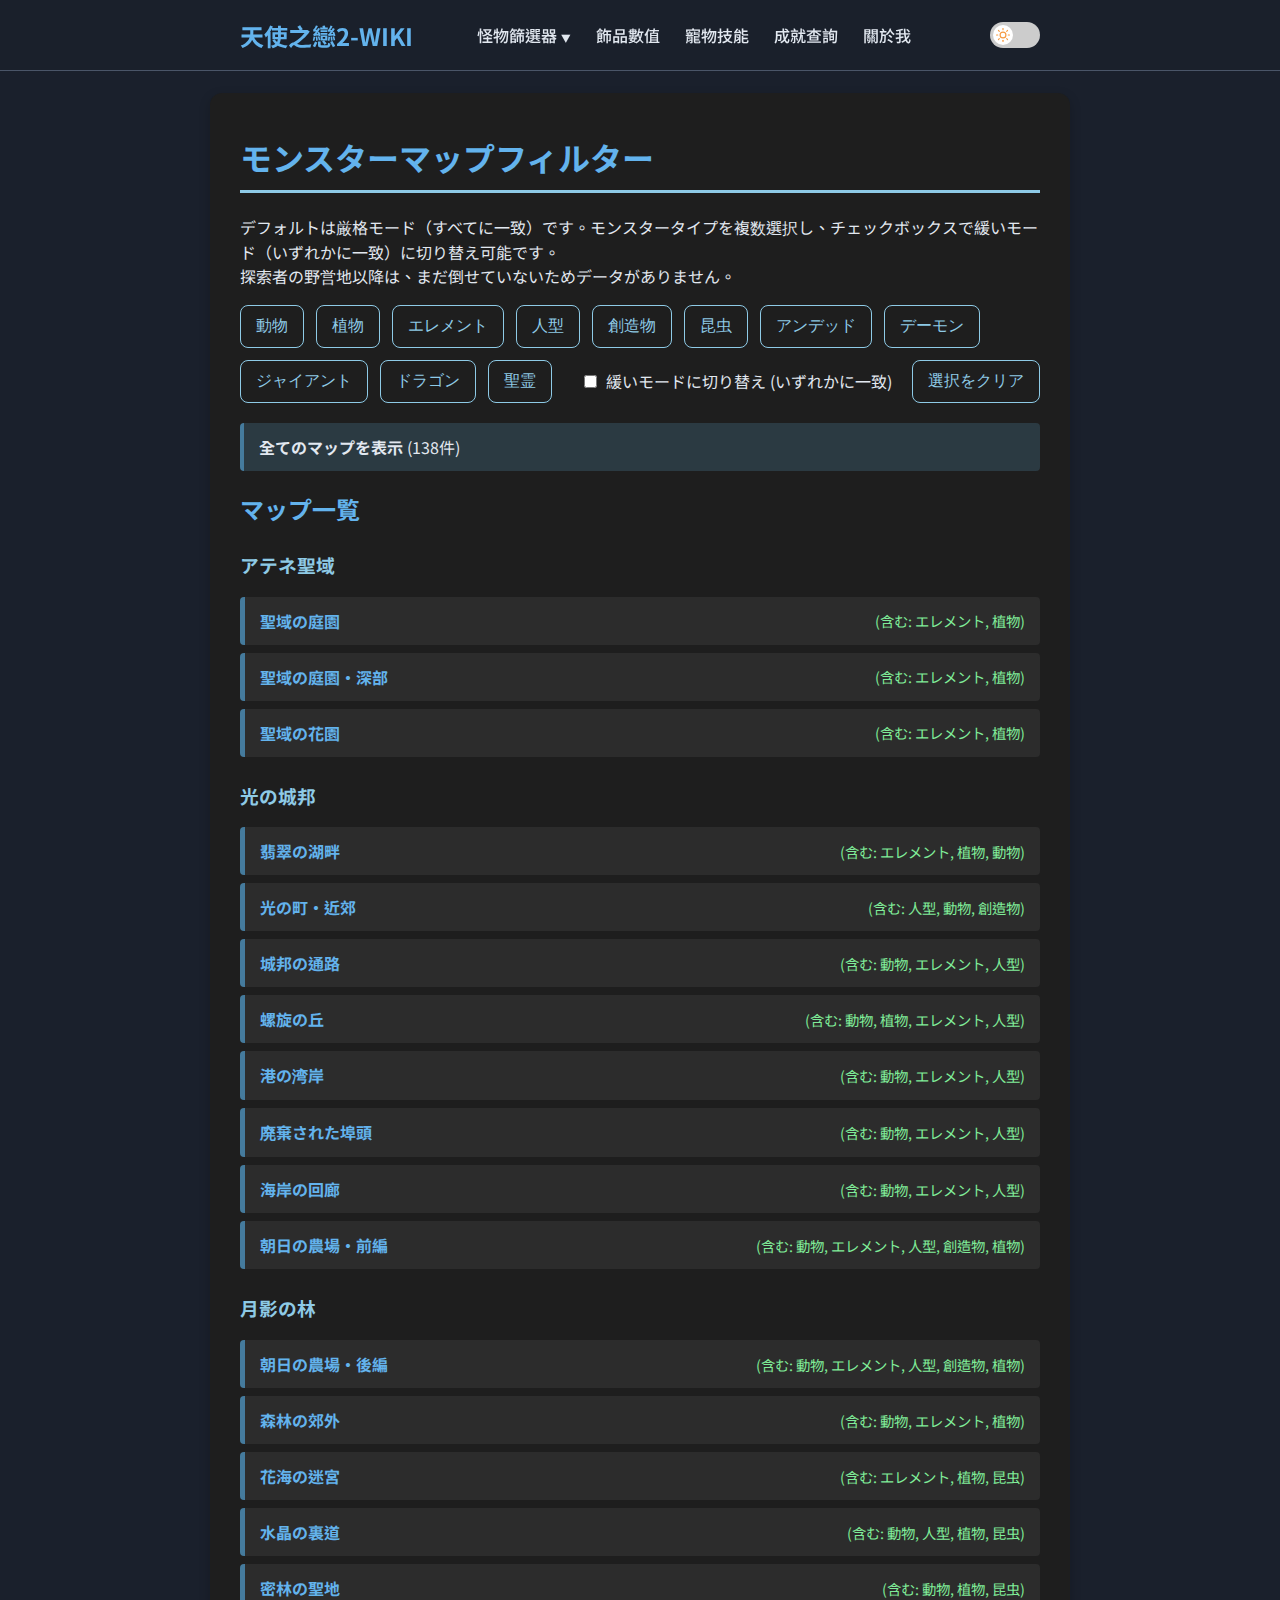
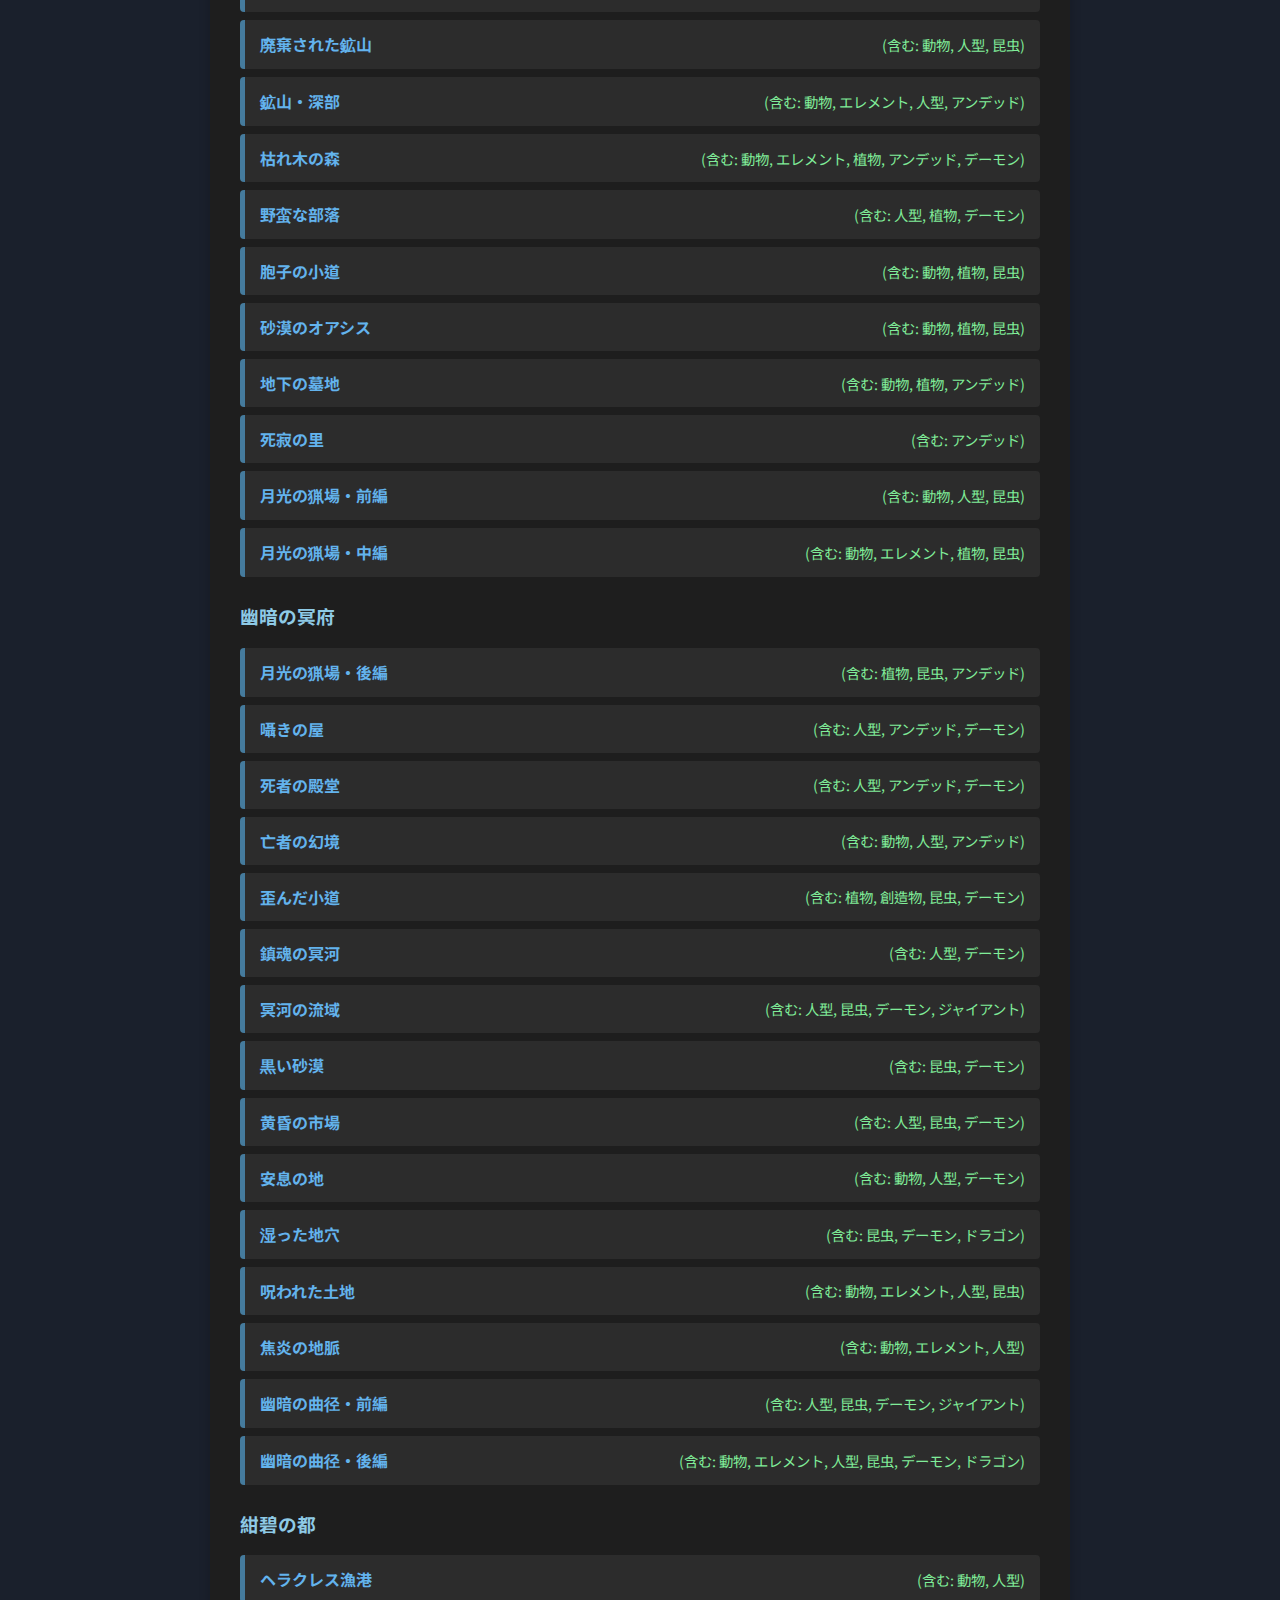
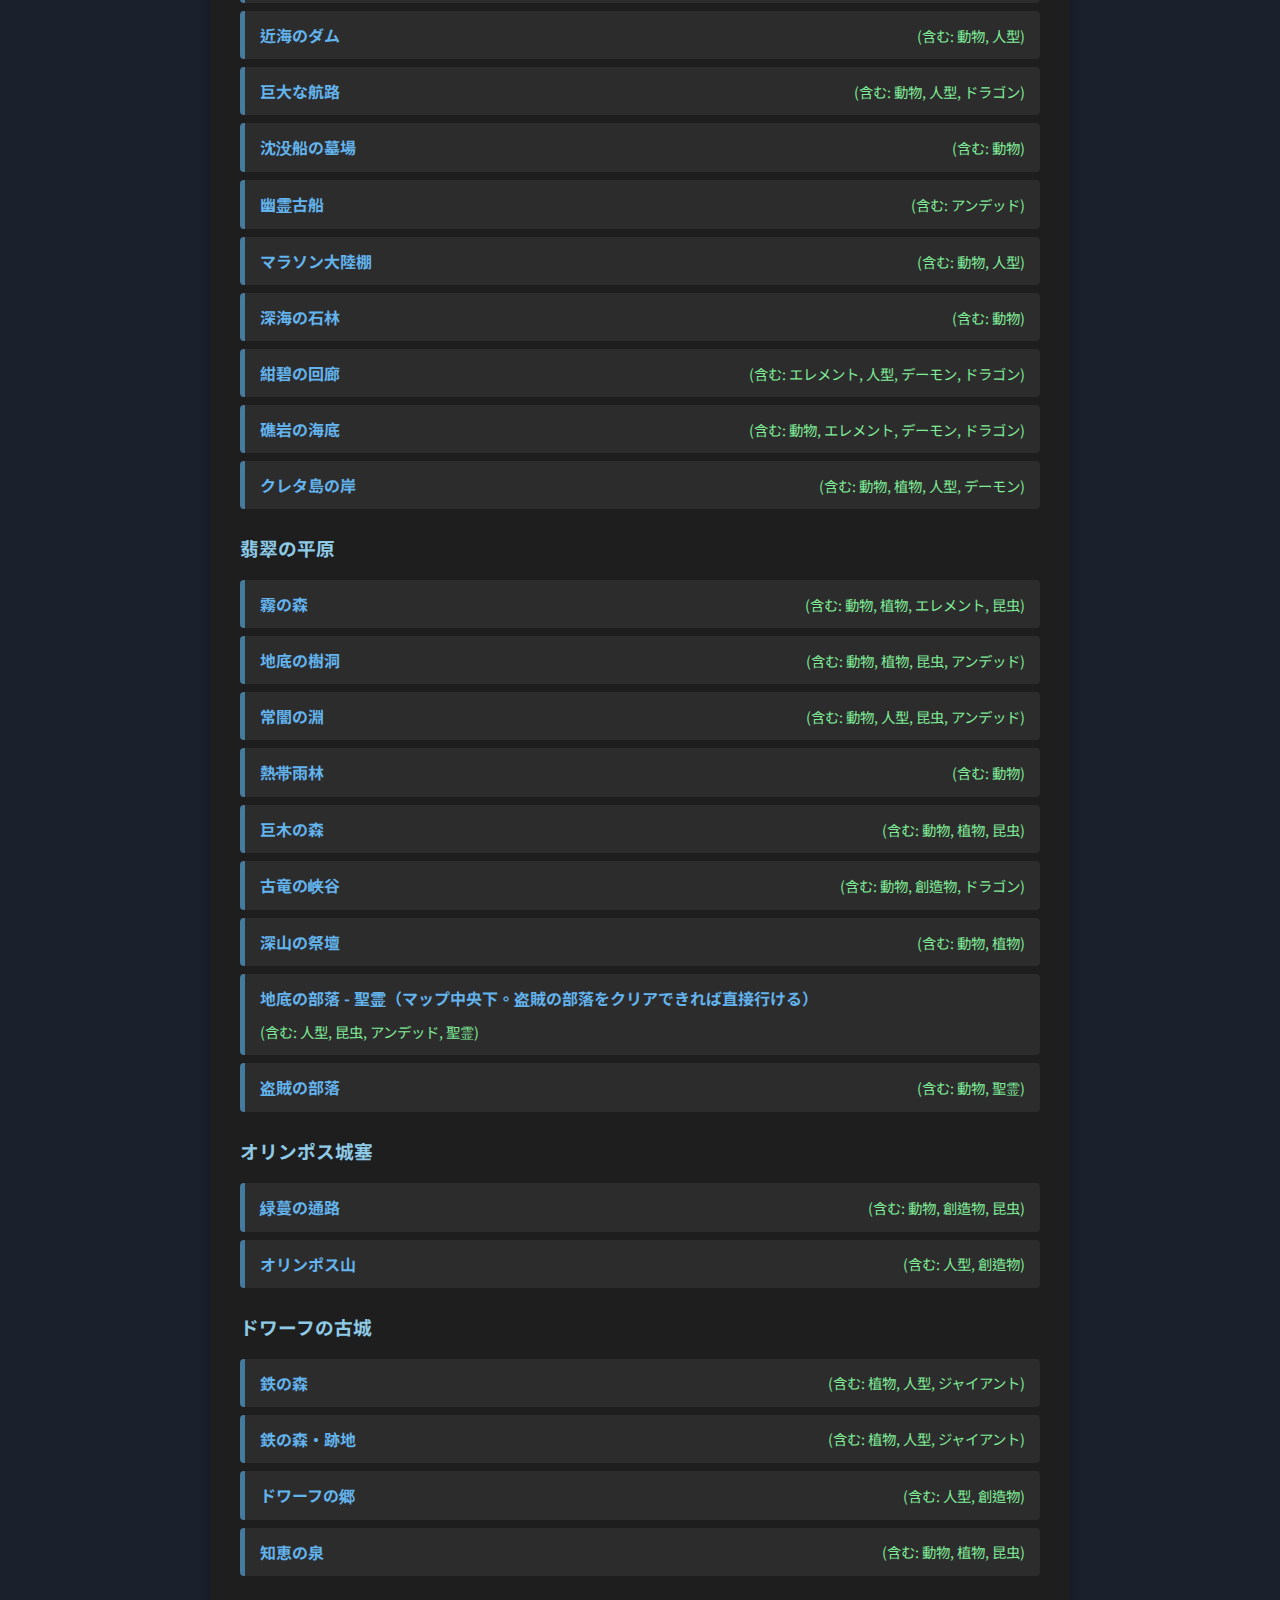
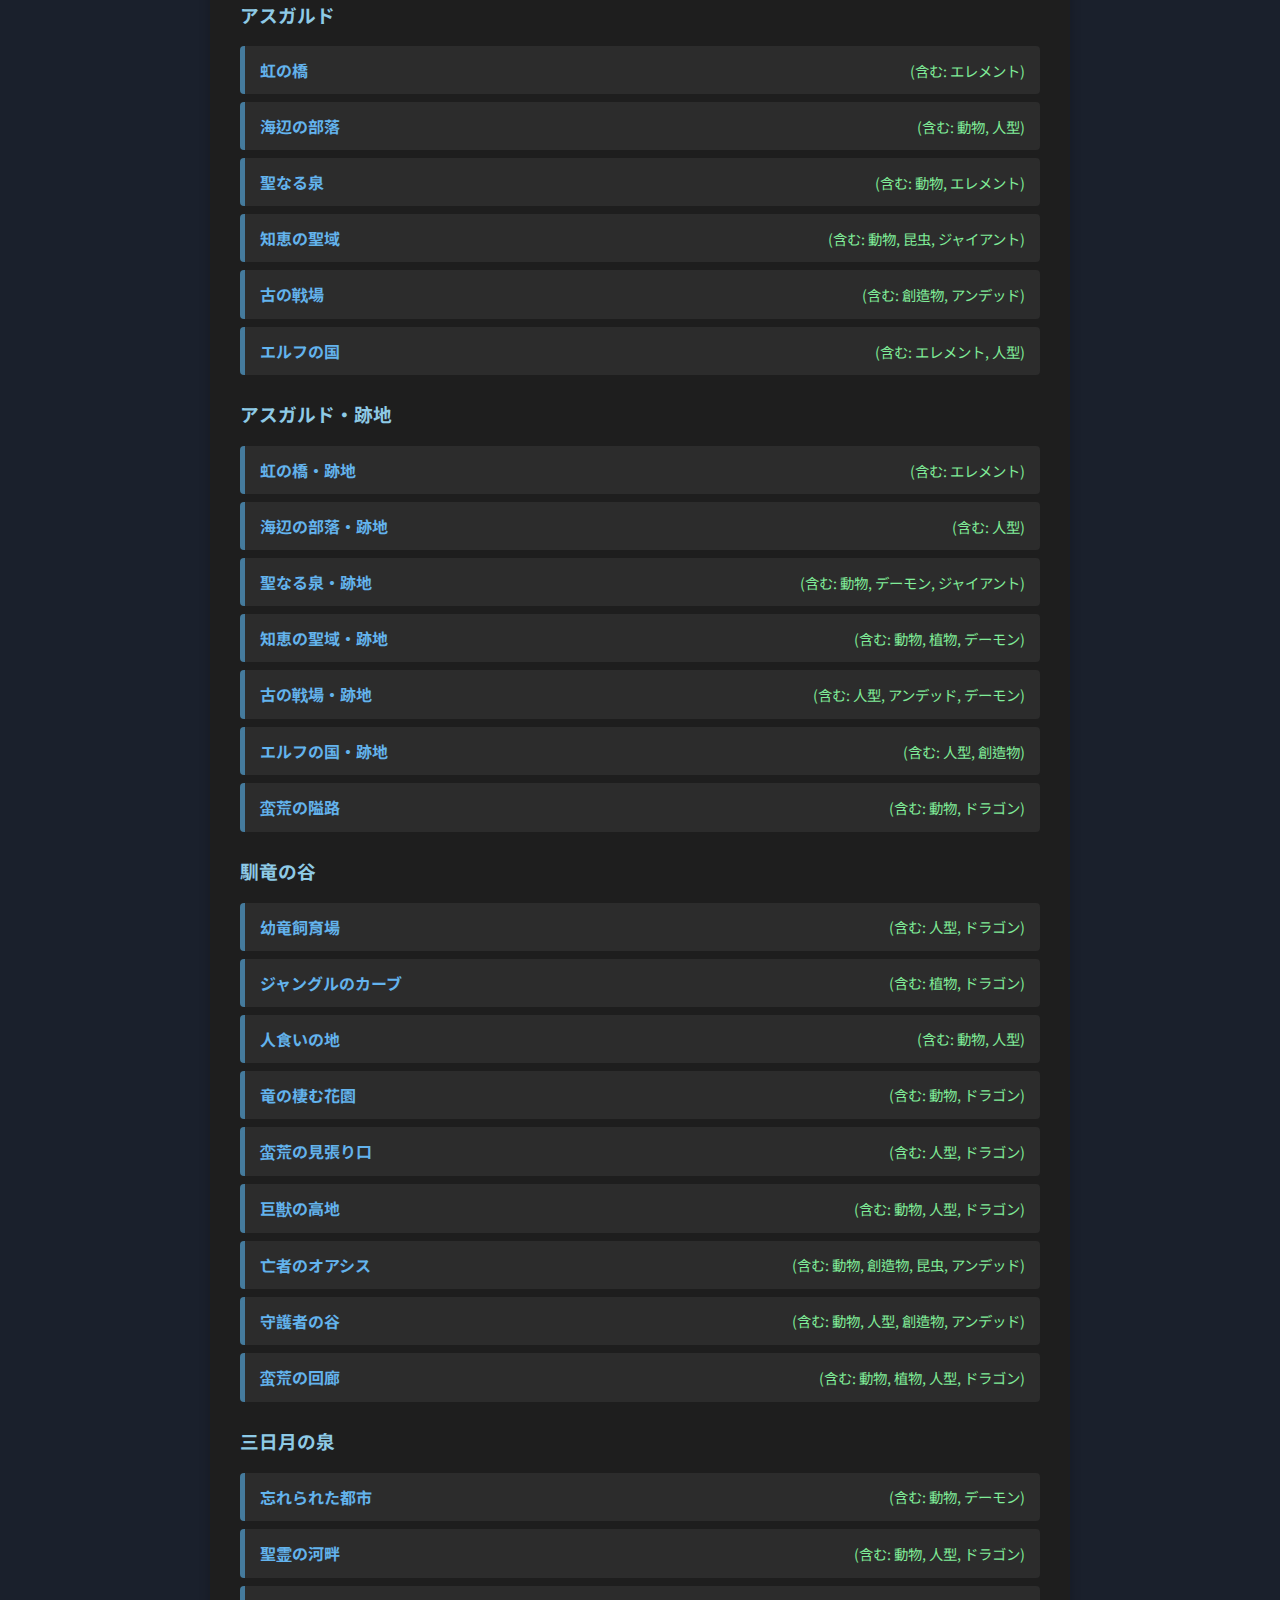
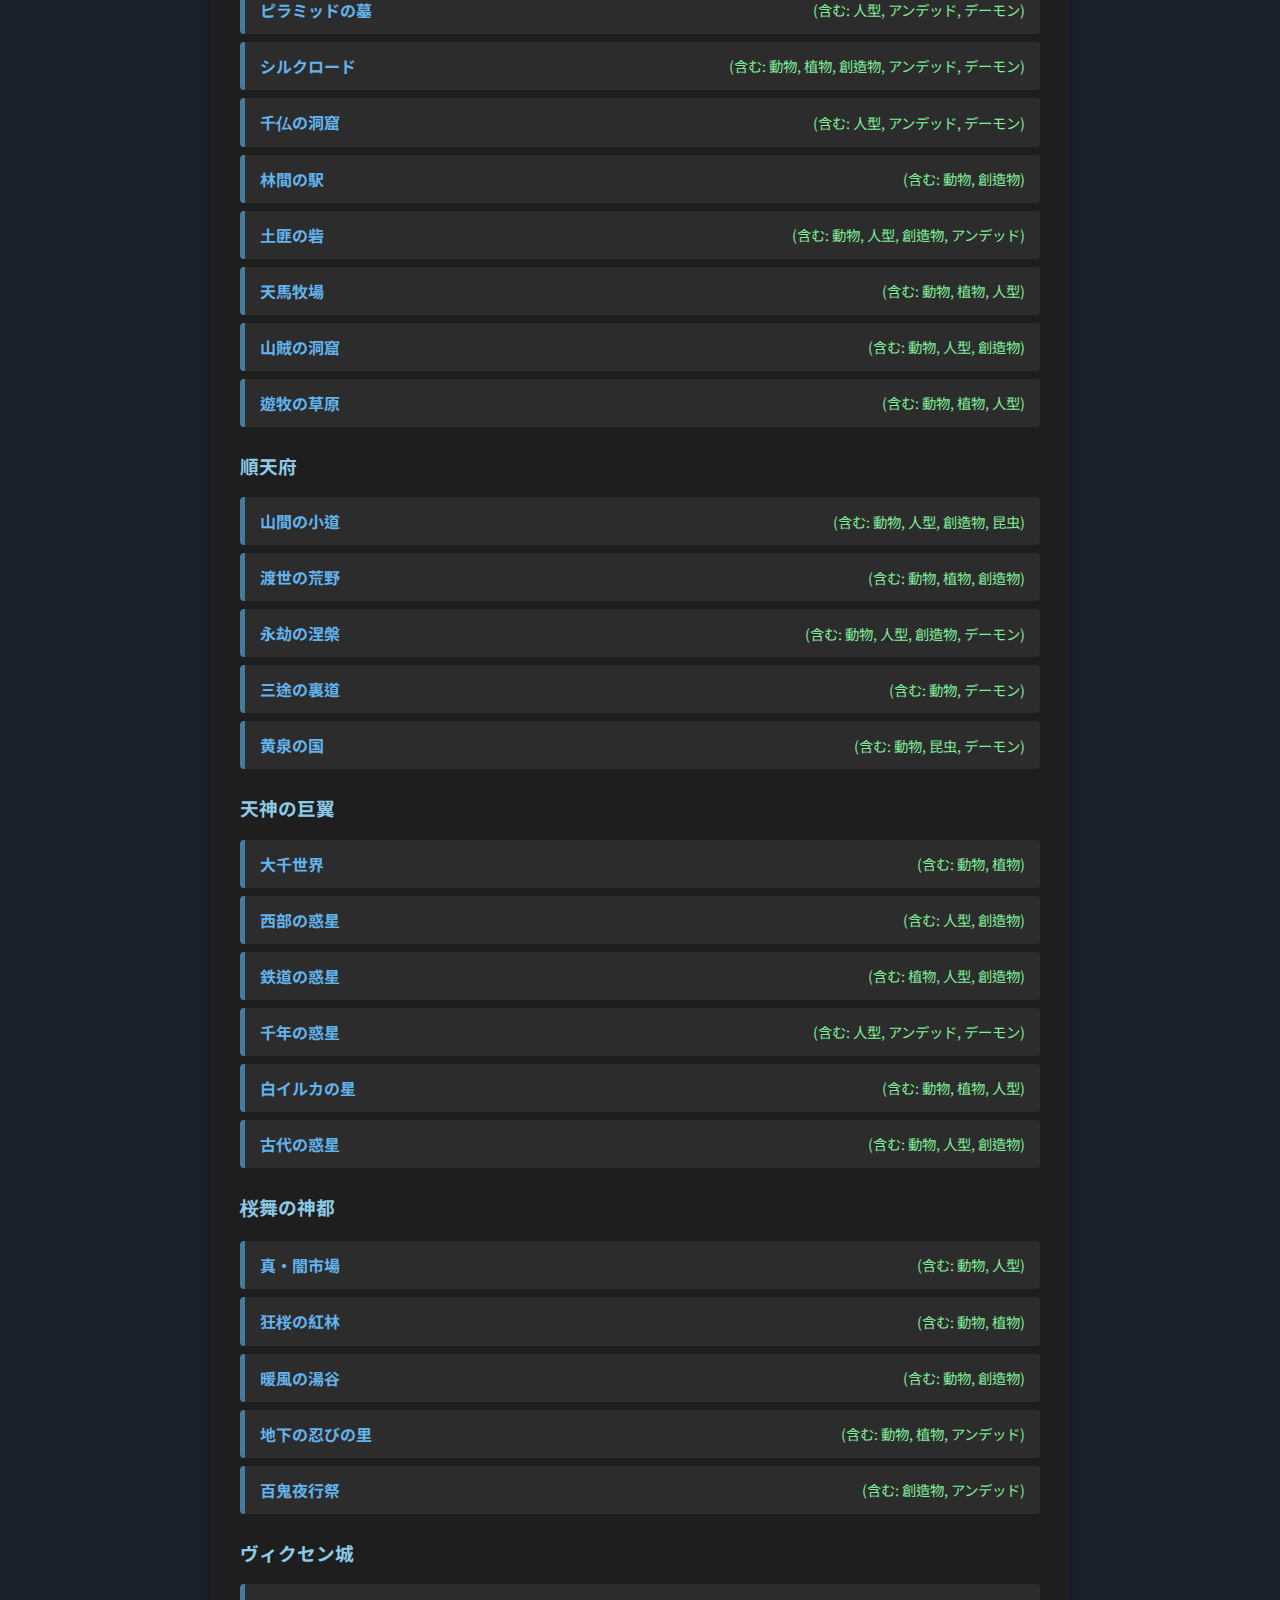
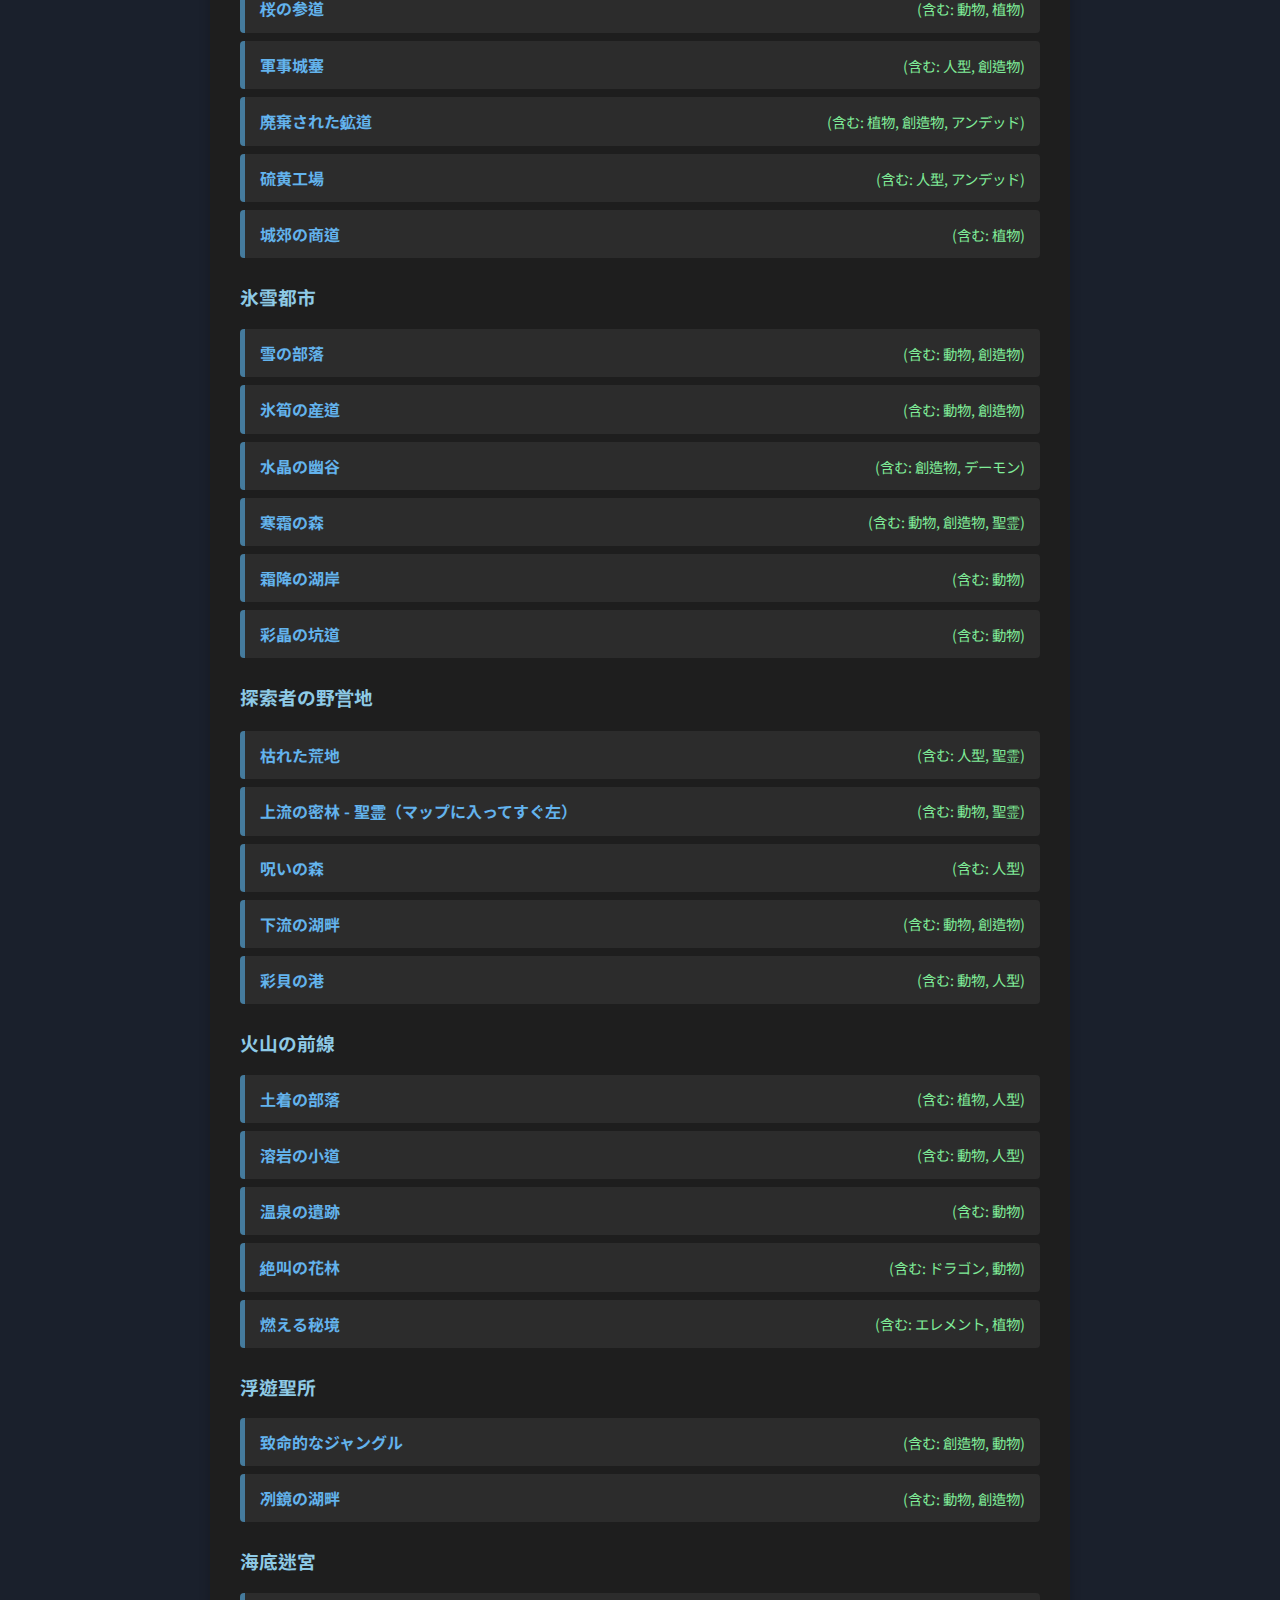
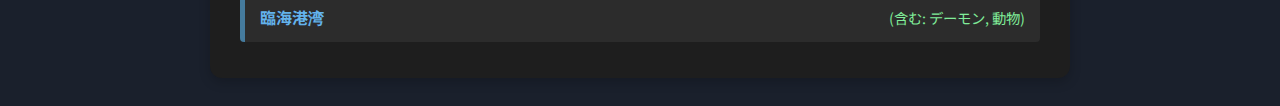
<file: searchmomJa.html>
<!DOCTYPE html>
<html lang="ja">
<head>
    <meta charset="UTF-8">
    <meta name="viewport" content="width=device-width, initial-scale=1.0">
    <title>モンスターマップフィルター</title>
    <!-- Google Fonts -->
    <link rel="preconnect" href="https://fonts.googleapis.com">
    <link rel="preconnect" href="https://fonts.gstatic.com" crossorigin>
    <link href="https://fonts.googleapis.com/css2?family=Noto+Sans+TC:wght@400;500;700&display=swap" rel="stylesheet">
    <!-- Shared Styles -->
    <link rel="stylesheet" href="shared-styles.css">
    <style>
        /* index.html specific styles (reused for consistency) */
        body {
            padding: 85px 15px 20px;
        }
        .container {
            position: relative;
            max-width: 800px;
            margin: auto;
            background: var(--container-bg);
            padding: 20px 30px;
            border-radius: 12px;
            box-shadow: 0 4px 12px var(--card-shadow);
            transition: background-color 0.3s;
        }
        h1 {
            color: var(--header-color);
            border-bottom: 3px solid var(--secondary-header-color);
            padding-bottom: 10px;
            font-size: 2em;
        }
        h2 { color: var(--header-color); font-size: 1.5em; }
        h3 { color: var(--secondary-header-color); margin-top: 25px; }
        p { color: var(--text-color); }

        .controls { display: flex; flex-wrap: wrap; gap: 12px; margin-bottom: 10px; align-items: center; }
        .controls button {
            padding: 10px 15px;
            border: 1px solid var(--border-color);
            background-color: var(--container-bg);
            color: var(--interactive-text-color);
            border-radius: 8px;
            cursor: pointer;
            font-size: 16px;
            font-weight: 500;
            transition: all 0.2s ease-in-out;
        }
        .controls button:hover {
            background-color: var(--interactive-bg-hover);
            border-color: var(--header-color);
        }
        .controls button.active {
            background-color: var(--active-bg);
            color: var(--active-text);
            border-color: var(--active-bg);
        }
        .clear-btn {
            background-color: var(--clear-btn-bg);
            color: white;
            border-color: var(--clear-btn-bg);
        }
        .clear-btn:hover {
            background-color: var(--clear-btn-hover-bg);
            border-color: var(--clear-btn-hover-bg);
        }
        .filter-options { display: flex; gap: 20px; align-items: center; margin-left: auto; }
        .checkbox-wrapper { display: flex; align-items: center; gap: 6px; cursor: pointer; user-select: none; }
        .checkbox-wrapper input { cursor: pointer; }

        .info-panel {
            background-color: var(--info-panel-bg);
            border-left: 4px solid var(--subtle-border-color);
            padding: 12px 15px;
            margin: 20px 0;
            border-radius: 4px;
        }
        #results ul { list-style-type: none; padding-left: 0; }
        #results li {
            background: var(--list-item-bg); margin-bottom: 8px; padding: 12px 15px;
            border-left: 5px solid var(--subtle-border-color); border-radius: 4px; display: flex;
            justify-content: space-between; align-items: center; flex-wrap: wrap; gap: 10px;
        }
        .map-name { font-weight: bold; color: var(--header-color); }
        .found-monsters { font-size: 0.9em; color: var(--found-monster-text); }
        .placeholder {
            color: var(--placeholder-text); text-align: center; padding: 30px 15px;
            background-color: var(--placeholder-bg); border-radius: 8px;
        }
        
        @media (max-width: 768px) {
            body { 
                padding: 75px 5px 10px; 
            }
            .container { padding: 15px; }
            h1 { font-size: 1.8em; }
            .controls button { flex-grow: 1; }
            .filter-options { width: 100%; margin-left: 0; order: 98; justify-content: center; }
            .clear-btn { margin-left: 0; width: 100%; order: 99; }
        }
        @media (max-width: 480px) {
            .controls { gap: 8px; }
            .controls button { flex-basis: 40%; }
        }
    </style>
	<link rel="icon" href="al2favicon.ico"/>
</head>
<body>

<!-- Placeholder for the navigation bar -->
<div id="nav-placeholder"></div>

<div class="container">
    <h1>モンスターマップフィルター</h1>
    <p>デフォルトは厳格モード（すべてに一致）です。モンスタータイプを複数選択し、チェックボックスで緩いモード（いずれかに一致）に切り替え可能です。<br>
    探索者の野営地以降は、まだ倒せていないためデータがありません。</p>
    <div id="controls" class="controls">
    </div>
    <div id="results">
    </div>
</div>

<script src="nav.js"></script>
<script>
    // データセクション
    const monsterTypes = [ "動物", "植物", "エレメント", "人型", "創造物", "昆虫", "アンデッド", "デーモン", "ジャイアント", "ドラゴン", "聖霊" ];
    const mapData = [ { region: "アテネ聖域", maps: [ { name: "聖域の庭園", monsters: ["エレメント", "植物"] }, { name: "聖域の庭園・深部", monsters: ["エレメント", "植物"] }, { name: "聖域の花園", monsters: ["エレメント", "植物"] } ] }, { region: "光の城邦", maps: [ { name: "翡翠の湖畔", monsters: ["エレメント", "植物", "動物"] }, { name: "光の町・近郊", monsters: ["人型", "動物", "創造物"] }, { name: "城邦の通路", monsters: ["動物", "エレメント", "人型"] }, { name: "螺旋の丘", monsters: ["動物", "植物", "エレメント", "人型"] }, { name: "港の湾岸", monsters: ["動物", "エレメント", "人型"] }, { name: "廃棄された埠頭", monsters: ["動物", "エレメント", "人型"] }, { name: "海岸の回廊", monsters: ["動物", "エレメント", "人型"] }, { name: "朝日の農場・前編", monsters: ["動物", "エレメント", "人型", "創造物", "植物"] } ] }, { region: "月影の林", maps: [ { name: "朝日の農場・後編", monsters: ["動物", "エレメント", "人型", "創造物", "植物"] }, { name: "森林の郊外", monsters: ["動物", "エレメント", "植物"] }, { name: "花海の迷宮", monsters: ["エレメント", "植物", "昆虫"] }, { name: "水晶の裏道", monsters: ["動物", "人型", "植物", "昆虫"] }, { name: "密林の聖地", monsters: ["動物", "植物", "昆虫"] }, { name: "廃棄された鉱山", monsters: ["動物", "人型", "昆虫"] }, { name: "鉱山・深部", monsters: ["動物", "エレメント", "人型", "アンデッド"] }, { name: "枯れ木の森", monsters: ["動物", "エレメント", "植物", "アンデッド", "デーモン"] }, { name: "野蛮な部落", monsters: ["人型", "植物", "デーモン"] }, { name: "胞子の小道", monsters: ["動物", "植物", "昆虫"] }, { name: "砂漠のオアシス", monsters: ["動物", "植物", "昆虫"] }, { name: "地下の墓地", monsters: ["動物", "植物", "アンデッド"] }, { name: "死寂の里", monsters: ["アンデッド"] }, { name: "月光の猟場・前編", monsters: ["動物", "人型", "昆虫"] }, { name: "月光の猟場・中編", monsters: ["動物", "エレメント", "植物", "昆虫"] } ] }, { region: "幽暗の冥府", maps: [ { name: "月光の猟場・後編", monsters: ["植物", "昆虫", "アンデッド"] }, { name: "囁きの屋", monsters: ["人型", "アンデッド", "デーモン"] }, { name: "死者の殿堂", monsters: ["人型", "アンデッド", "デーモン"] }, { name: "亡者の幻境", monsters: ["動物", "人型", "アンデッド"] }, { name: "歪んだ小道", monsters: ["植物", "創造物", "昆虫", "デーモン"] }, { name: "鎮魂の冥河", monsters: ["人型", "デーモン"] }, { name: "冥河の流域", monsters: ["人型", "昆虫", "デーモン", "ジャイアント"] }, { name: "黒い砂漠", monsters: ["昆虫", "デーモン"] }, { name: "黄昏の市場", monsters: ["人型", "昆虫", "デーモン"] }, { name: "安息の地", monsters: ["動物", "人型", "デーモン"] }, { name: "湿った地穴", monsters: ["昆虫", "デーモン", "ドラゴン"] }, { name: "呪われた土地", monsters: ["動物", "エレメント", "人型", "昆虫"] }, { name: "焦炎の地脈", monsters: ["動物", "エレメント", "人型"] }, { name: "幽暗の曲径・前編", monsters: ["人型", "昆虫", "デーモン", "ジャイアント"] }, { name: "幽暗の曲径・後編", monsters: ["動物", "エレメント", "人型", "昆虫", "デーモン", "ドラゴン"] } ] }, { region: "紺碧の都", maps: [ { name: "ヘラクレス漁港", monsters: ["動物", "人型"] }, { name: "近海のダム", monsters: ["動物", "人型"] }, { name: "巨大な航路", monsters: ["動物", "人型", "ドラゴン"] }, { name: "沈没船の墓場", monsters: ["動物"] }, { name: "幽霊古船", monsters: ["アンデッド"] }, { name: "マラソン大陸棚", monsters: ["動物", "人型"] }, { name: "深海の石林", monsters: ["動物"] }, { name: "紺碧の回廊", monsters: ["エレメント", "人型", "デーモン", "ドラゴン"] }, { name: "礁岩の海底", monsters: ["動物", "エレメント", "デーモン", "ドラゴン"] }, { name: "クレタ島の岸", monsters: ["動物", "植物", "人型", "デーモン"] } ] }, { region: "翡翠の平原", maps: [ { name: "霧の森", monsters: ["動物", "植物", "エレメント", "昆虫"] }, { name: "地底の樹洞", monsters: ["動物", "植物", "昆虫", "アンデッド"] }, { name: "常闇の淵", monsters: ["動物", "人型", "昆虫", "アンデッド"] }, { name: "熱帯雨林", monsters: ["動物"] }, { name: "巨木の森", monsters: ["動物", "植物", "昆虫"] }, { name: "古竜の峡谷", monsters: ["動物", "創造物", "ドラゴン"] }, { name: "深山の祭壇", monsters: ["動物", "植物"] }, { name: "地底の部落 - 聖霊（マップ中央下。盗賊の部落をクリアできれば直接行ける）", monsters: ["人型", "昆虫", "アンデッド", "聖霊"] }, { name: "盗賊の部落", monsters: ["動物", "聖霊"] } ] }, { region: "オリンポス城塞", maps: [ { name: "緑蔓の通路", monsters: ["動物", "創造物", "昆虫"] }, { name: "オリンポス山", monsters: ["人型", "創造物"] } ] }, { region: "ドワーフの古城", maps: [ { name: "鉄の森", monsters: ["植物", "人型", "ジャイアント"] }, { name: "鉄の森・跡地", monsters: ["植物", "人型", "ジャイアント"] }, { name: "ドワーフの郷", monsters: ["人型", "創造物"] }, { name: "知恵の泉", monsters: ["動物", "植物", "昆虫"] } ] }, { region: "アスガルド", maps: [ { name: "虹の橋", monsters: ["エレメント"] }, { name: "海辺の部落", monsters: ["動物", "人型"] }, { name: "聖なる泉", monsters: ["動物", "エレメント"] }, { name: "知恵の聖域", monsters: ["動物", "昆虫", "ジャイアント"] }, { name: "古の戦場", monsters: ["創造物", "アンデッド"] }, { name: "エルフの国", monsters: ["エレメント", "人型"] } ] }, { region: "アスガルド・跡地", maps: [ { name: "虹の橋・跡地", monsters: ["エレメント"] }, { name: "海辺の部落・跡地", monsters: ["人型"] }, { name: "聖なる泉・跡地", monsters: ["動物", "デーモン", "ジャイアント"] }, { name: "知恵の聖域・跡地", monsters: ["動物", "植物", "デーモン"] }, { name: "古の戦場・跡地", monsters: ["人型", "アンデッド", "デーモン"] }, { name: "エルフの国・跡地", monsters: ["人型", "創造物"] }, { name: "蛮荒の隘路", monsters: ["動物", "ドラゴン"] } ] }, { region: "馴竜の谷", maps: [ { name: "幼竜飼育場", monsters: ["人型", "ドラゴン"] }, { name: "ジャングルのカーブ", monsters: ["植物", "ドラゴン"] }, { name: "人食いの地", monsters: ["動物", "人型"] }, { name: "竜の棲む花園", monsters: ["動物", "ドラゴン"] }, { name: "蛮荒の見張り口", monsters: ["人型", "ドラゴン"] }, { name: "巨獣の高地", monsters: ["動物", "人型", "ドラゴン"] }, { name: "亡者のオアシス", monsters: ["動物", "創造物", "昆虫", "アンデッド"] }, { name: "守護者の谷", monsters: ["動物", "人型", "創造物", "アンデッド"] }, { name: "蛮荒の回廊", monsters: ["動物", "植物", "人型", "ドラゴン"] } ] }, { region: "三日月の泉", maps: [ { name: "忘れられた都市", monsters: ["動物", "デーモン"] }, { name: "聖霊の河畔", monsters: ["動物", "人型", "ドラゴン"] }, { name: "ピラミッドの墓", monsters: ["人型", "アンデッド", "デーモン"] }, { name: "シルクロード", monsters: ["動物", "植物", "創造物", "アンデッド", "デーモン"] }, { name: "千仏の洞窟", monsters: ["人型", "アンデッド", "デーモン"] }, { name: "林間の駅", monsters: ["動物", "創造物"] }, { name: "土匪の砦", monsters: ["動物", "人型", "創造物", "アンデッド"] }, { name: "天馬牧場", monsters: ["動物", "植物", "人型"] }, { name: "山賊の洞窟", monsters: ["動物", "人型", "創造物"] }, { name: "遊牧の草原", monsters: ["動物", "植物", "人型"] } ] }, { region: "順天府", maps: [ { name: "山間の小道", monsters: ["動物", "人型", "創造物", "昆虫"] }, { name: "渡世の荒野", monsters: ["動物", "植物", "創造物"] }, { name: "永劫の涅槃", monsters: ["動物", "人型", "創造物", "デーモン"] }, { name: "三途の裏道", monsters: ["動物", "デーモン"] }, { name: "黄泉の国", monsters: ["動物", "昆虫", "デーモン"] } ] }, { region: "天神の巨翼", maps: [ { name: "大千世界", monsters: ["動物", "植物"] }, { name: "西部の惑星", monsters: ["人型", "創造物"] }, { name: "鉄道の惑星", monsters: ["植物", "人型", "創造物"] }, { name: "千年の惑星", monsters: ["人型", "アンデッド", "デーモン"] }, { name: "白イルカの星", monsters: ["動物", "植物", "人型"] }, { name: "古代の惑星", monsters: ["動物", "人型", "創造物"] } ] }, { region: "桜舞の神都", maps: [ { name: "真・闇市場", monsters: ["動物", "人型"] }, { name: "狂桜の紅林", monsters: ["動物", "植物"] }, { name: "暖風の湯谷", monsters: ["動物", "創造物"] }, { name: "地下の忍びの里", monsters: ["動物", "植物", "アンデッド"] }, { name: "百鬼夜行祭", monsters: ["創造物", "アンデッド"] } ] }, { region: "ヴィクセン城", maps: [ { name: "桜の参道", monsters: ["動物", "植物"] }, { name: "軍事城塞", monsters: ["人型", "創造物"] }, { name: "廃棄された鉱道", monsters: ["植物", "創造物", "アンデッド"] }, { name: "硫黄工場", monsters: ["人型", "アンデッド"] }, { name: "城郊の商道", monsters: ["植物"] } ] }, { region: "氷雪都市", maps: [ { name: "雪の部落", monsters: ["動物", "創造物"] }, { name: "氷筍の産道", monsters: ["動物", "創造物"] }, { name: "水晶の幽谷", monsters: ["創造物", "デーモン"] }, { name: "寒霜の森", monsters: ["動物", "創造物", "聖霊"] }, { name: "霜降の湖岸", monsters: ["動物"] }, { name: "彩晶の坑道", monsters: ["動物"] } ] }, { region: "探索者の野営地", maps: [ { name: "枯れた荒地", monsters: ["人型", "聖霊"] }, { name: "上流の密林 - 聖霊（マップに入ってすぐ左）", monsters: ["動物", "聖霊"] }, { name: "呪いの森", monsters: ["人型"] }, { name: "下流の湖畔", monsters: ["動物", "創造物"] }, { name: "彩貝の港", monsters: ["動物", "人型"] } ] }, { region: "火山の前線", maps: [ { name: "土着の部落", monsters: ["植物", "人型"] }, { name: "溶岩の小道", monsters: ["動物", "人型"] }, { name: "温泉の遺跡", monsters: ["動物"] }, { name: "絶叫の花林", monsters: ["ドラゴン", "動物"] }, { name: "燃える秘境", monsters: ["エレメント", "植物"] } ] }, { region: "浮遊聖所", maps: [ { name: "致命的なジャングル", monsters: ["創造物", "動物"] }, { name: "冽鏡の湖畔", monsters: ["動物", "創造物"] } ] }, { region: "海底迷宮", maps: [ { name: "臨海港湾", monsters: ["デーモン", "動物"] } ] } ];

    const controlsContainer = document.getElementById('controls');
    const resultsContainer = document.getElementById('results');

    let selectedTypes = [];

    function toggleSelection(type, buttonElement) {
        buttonElement.classList.toggle('active');
        const index = selectedTypes.indexOf(type);
        if (index > -1) {
            selectedTypes.splice(index, 1);
        } else {
            selectedTypes.push(type);
        }
        updateMapDisplay();
    }

    function clearAllSelections() {
        selectedTypes = [];
        const allButtons = document.querySelectorAll('#controls button.active');
        allButtons.forEach(btn => btn.classList.remove('active'));
        document.getElementById('filter-mode-checkbox').checked = false; 
        updateMapDisplay();
    }

    function updateMapDisplay() {
        const useOrLogic = document.getElementById('filter-mode-checkbox').checked;
        let html = '';
        if (selectedTypes.length === 0) {
            const totalMaps = mapData.reduce((count, region) => count + region.maps.length, 0);
            html = `<div class="info-panel"><strong>全てのマップを表示</strong> (${totalMaps}件)</div><h2>マップ一覧</h2>`;
            mapData.forEach(region => {
                html += `<h3>${region.region}</h3><ul>`;
                region.maps.forEach(map => {
                    html += `<li><span class="map-name">${map.name}</span><span class="found-monsters">(含む: ${map.monsters.join(', ')})</span></li>`;
                });
                html += `</ul>`;
            });
        }
        else {
            let filteredData;
            let infoText;
            if (useOrLogic) {
                infoText = `フィルターモード：選択したタイプの<strong>いずれかを含む</strong>マップ: <strong>[${selectedTypes.join(', ')}]</strong>`;
                filteredData = mapData.map(region => {
                    const matchingMaps = region.maps.filter(map => selectedTypes.some(type => map.monsters.includes(type)));
                    return { ...region, maps: matchingMaps };
                }).filter(region => region.maps.length > 0);
            } else {
                infoText = `フィルターモード：選択したタイプの<strong>すべてを同時に含む</strong>マップ: <strong>[${selectedTypes.join(', ')}]</strong>`;
                filteredData = mapData.map(region => {
                    const matchingMaps = region.maps.filter(map => selectedTypes.every(type => map.monsters.includes(type)));
                    return { ...region, maps: matchingMaps };
                }).filter(region => region.maps.length > 0);
            }
            html = `<div class="info-panel">${infoText}</div>`;
            const totalFound = filteredData.reduce((count, region) => count + region.maps.length, 0);
            if (totalFound > 0) {
                html += `<h2>検索結果</h2>`;
                filteredData.forEach(region => {
                    html += `<h3>${region.region}</h3><ul>`;
                    region.maps.forEach(map => {
                        const matchedTypes = map.monsters.filter(m => selectedTypes.includes(m));
                        html += `<li><span class="map-name">${map.name}</span><span class="found-monsters">(一致: ${matchedTypes.join(', ')})</span></li>`;
                    });
                    html += `</ul>`;
                });
            } else {
                html += `<p class="placeholder">条件に一致するマップは見つかりませんでした。</p>`;
            }
        }
        resultsContainer.innerHTML = html;
    }

    // 初期UI設定
    monsterTypes.forEach(type => {
        const button = document.createElement('button');
        button.textContent = type;
        button.dataset.type = type;
        button.onclick = () => toggleSelection(type, button);
        controlsContainer.appendChild(button);
    });

    const filterOptionsContainer = document.createElement('div');
    filterOptionsContainer.className = 'filter-options';

    const checkboxWrapper = document.createElement('label');
    checkboxWrapper.className = 'checkbox-wrapper';
    const checkbox = document.createElement('input');
    checkbox.type = 'checkbox';
    checkbox.id = 'filter-mode-checkbox';
    checkbox.onchange = updateMapDisplay;
    checkboxWrapper.appendChild(checkbox);
    checkboxWrapper.append('緩いモードに切り替え (いずれかに一致)');
    filterOptionsContainer.appendChild(checkboxWrapper);

    const clearButton = document.createElement('button');
    clearButton.textContent = '選択をクリア';
    clearButton.className = 'clear-btn';
    clearButton.onclick = clearAllSelections;
    filterOptionsContainer.appendChild(clearButton);

    controlsContainer.appendChild(filterOptionsContainer);
    
    // 最後に、初回のマップ表示を実行
    updateMapDisplay();

</script>

</body>
</html>
</file>
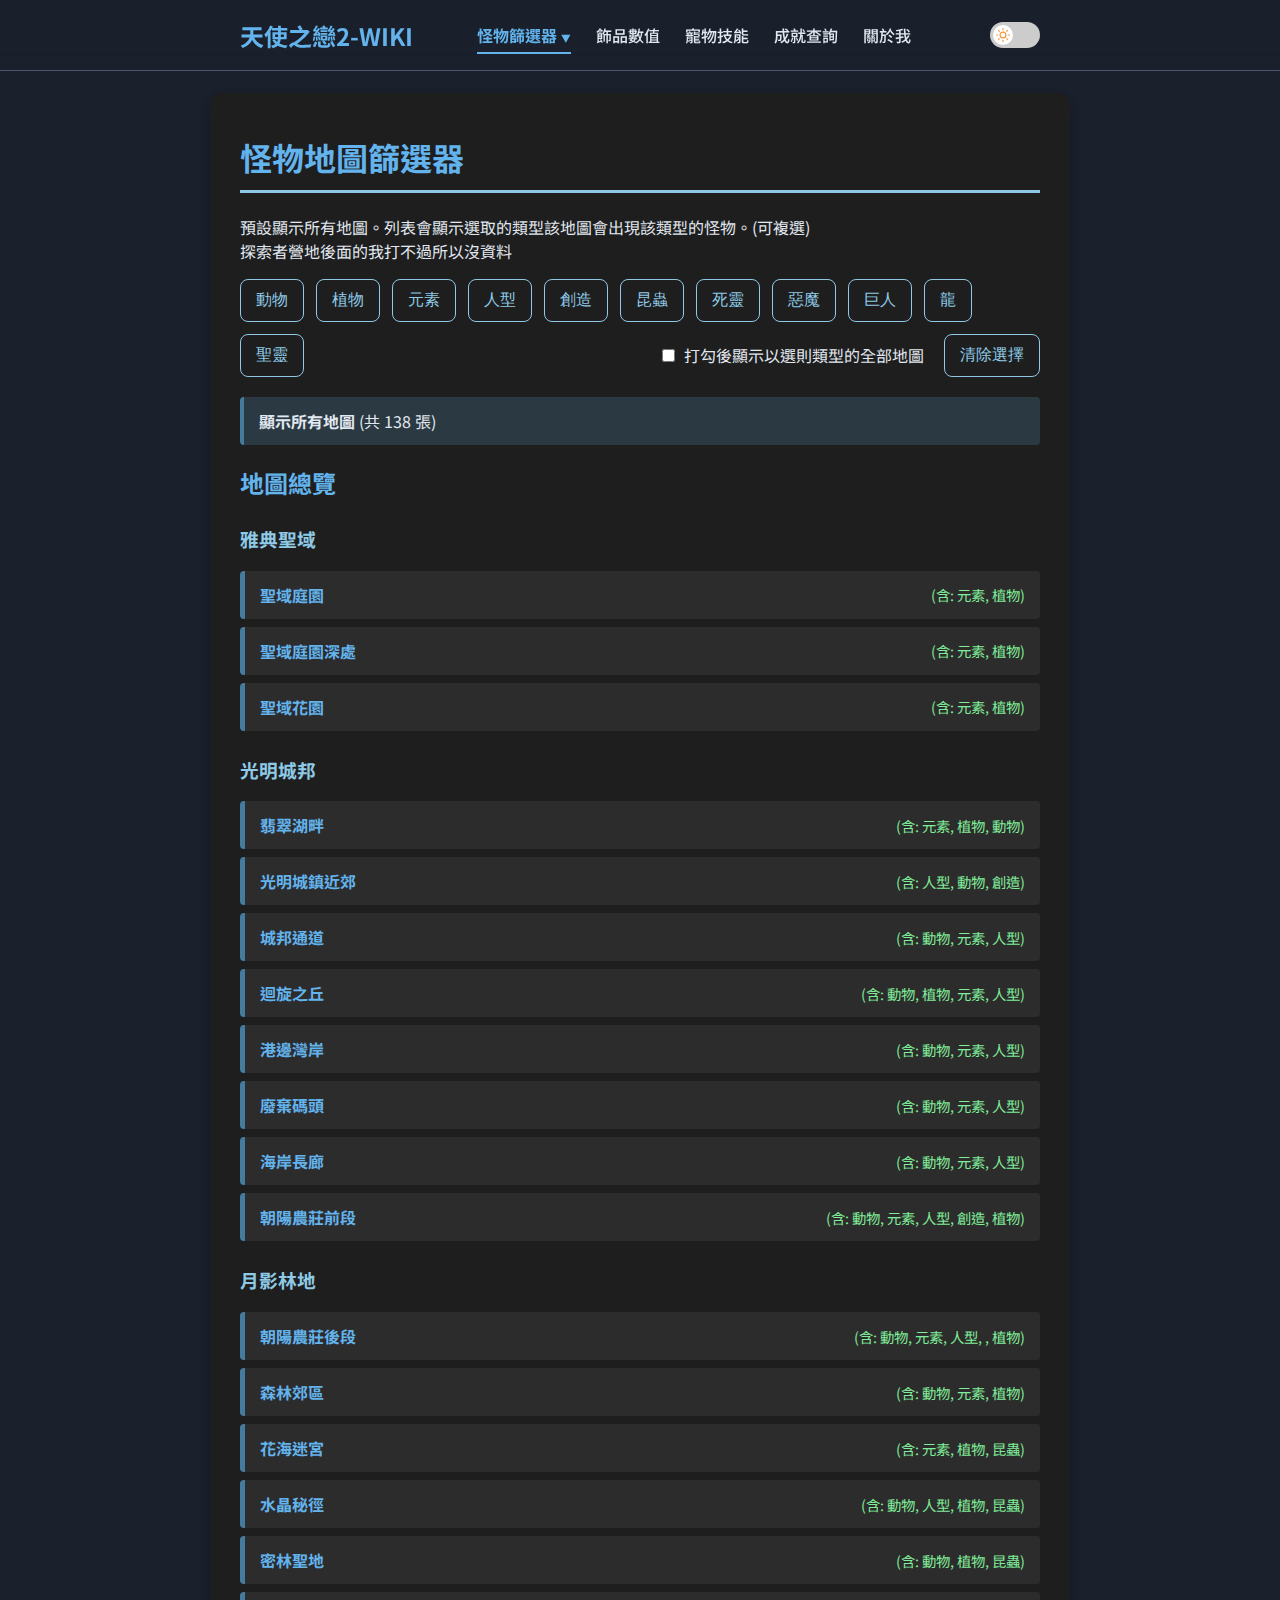
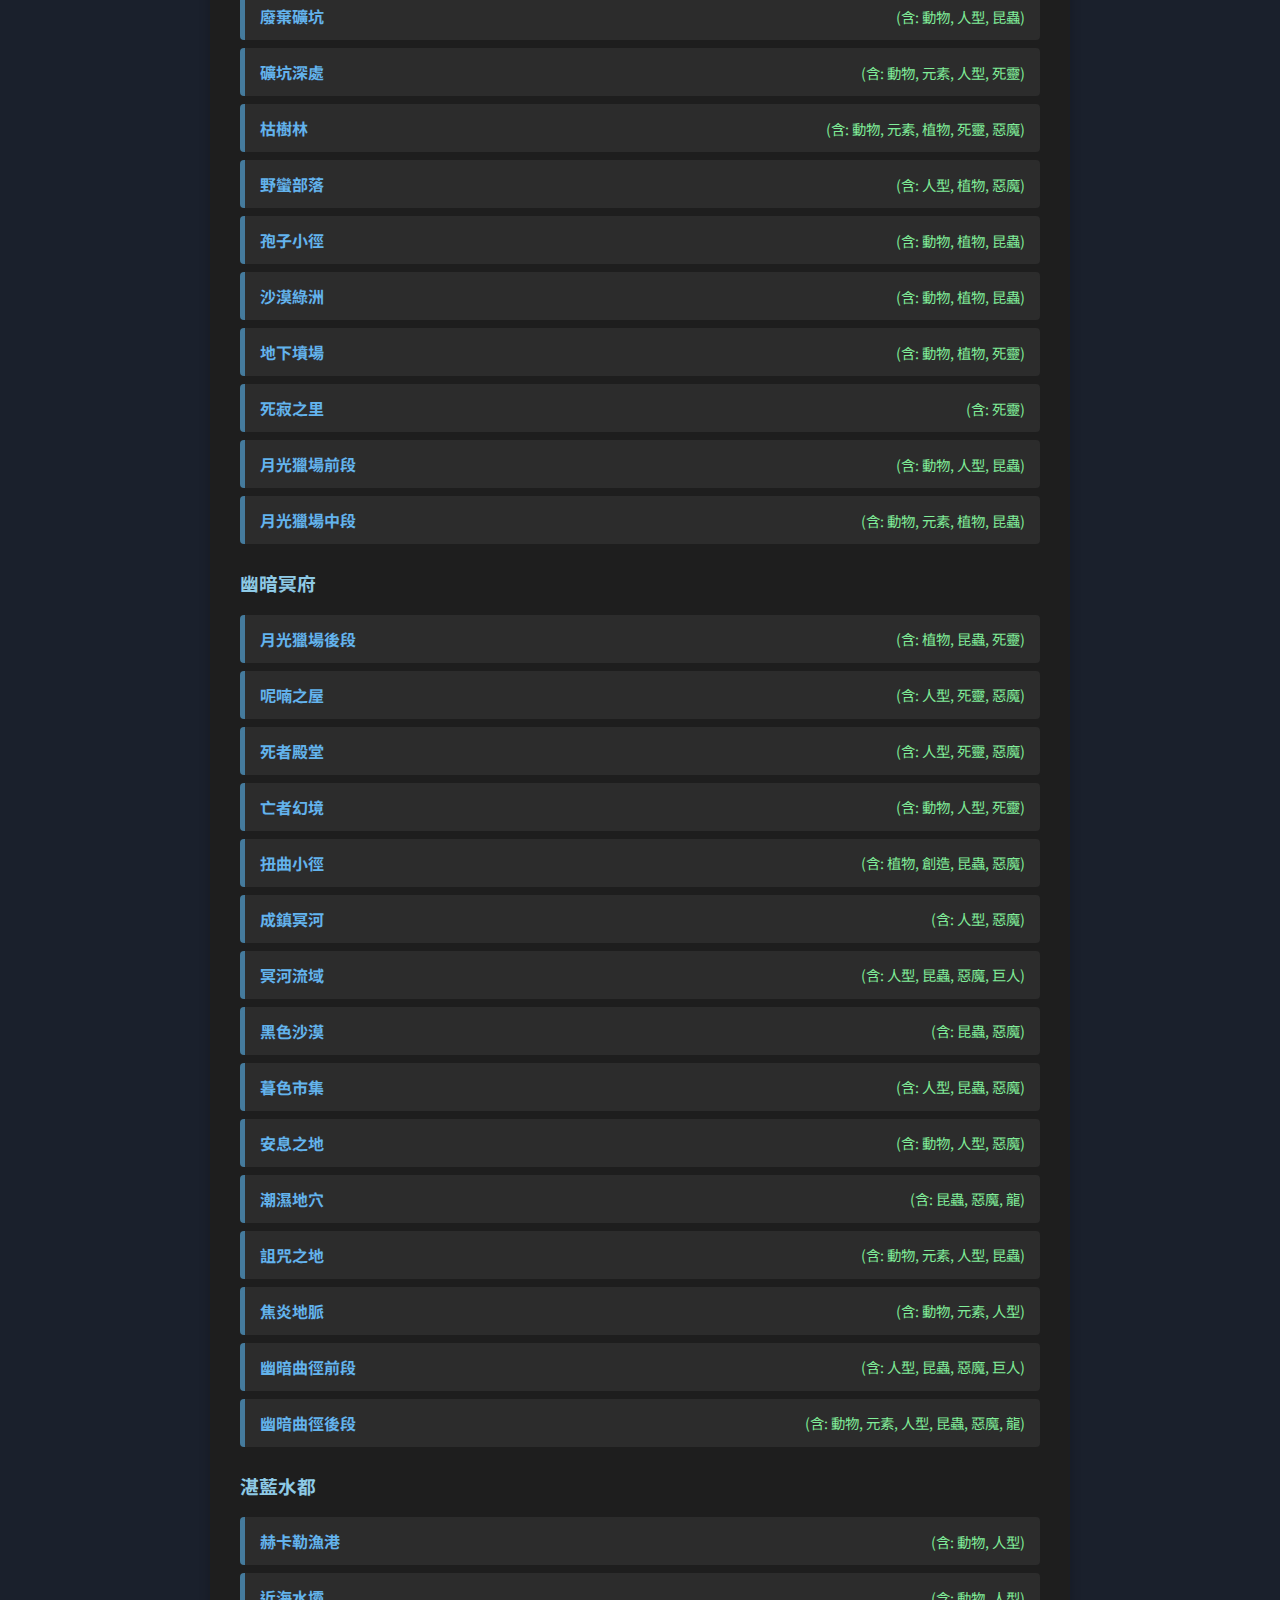
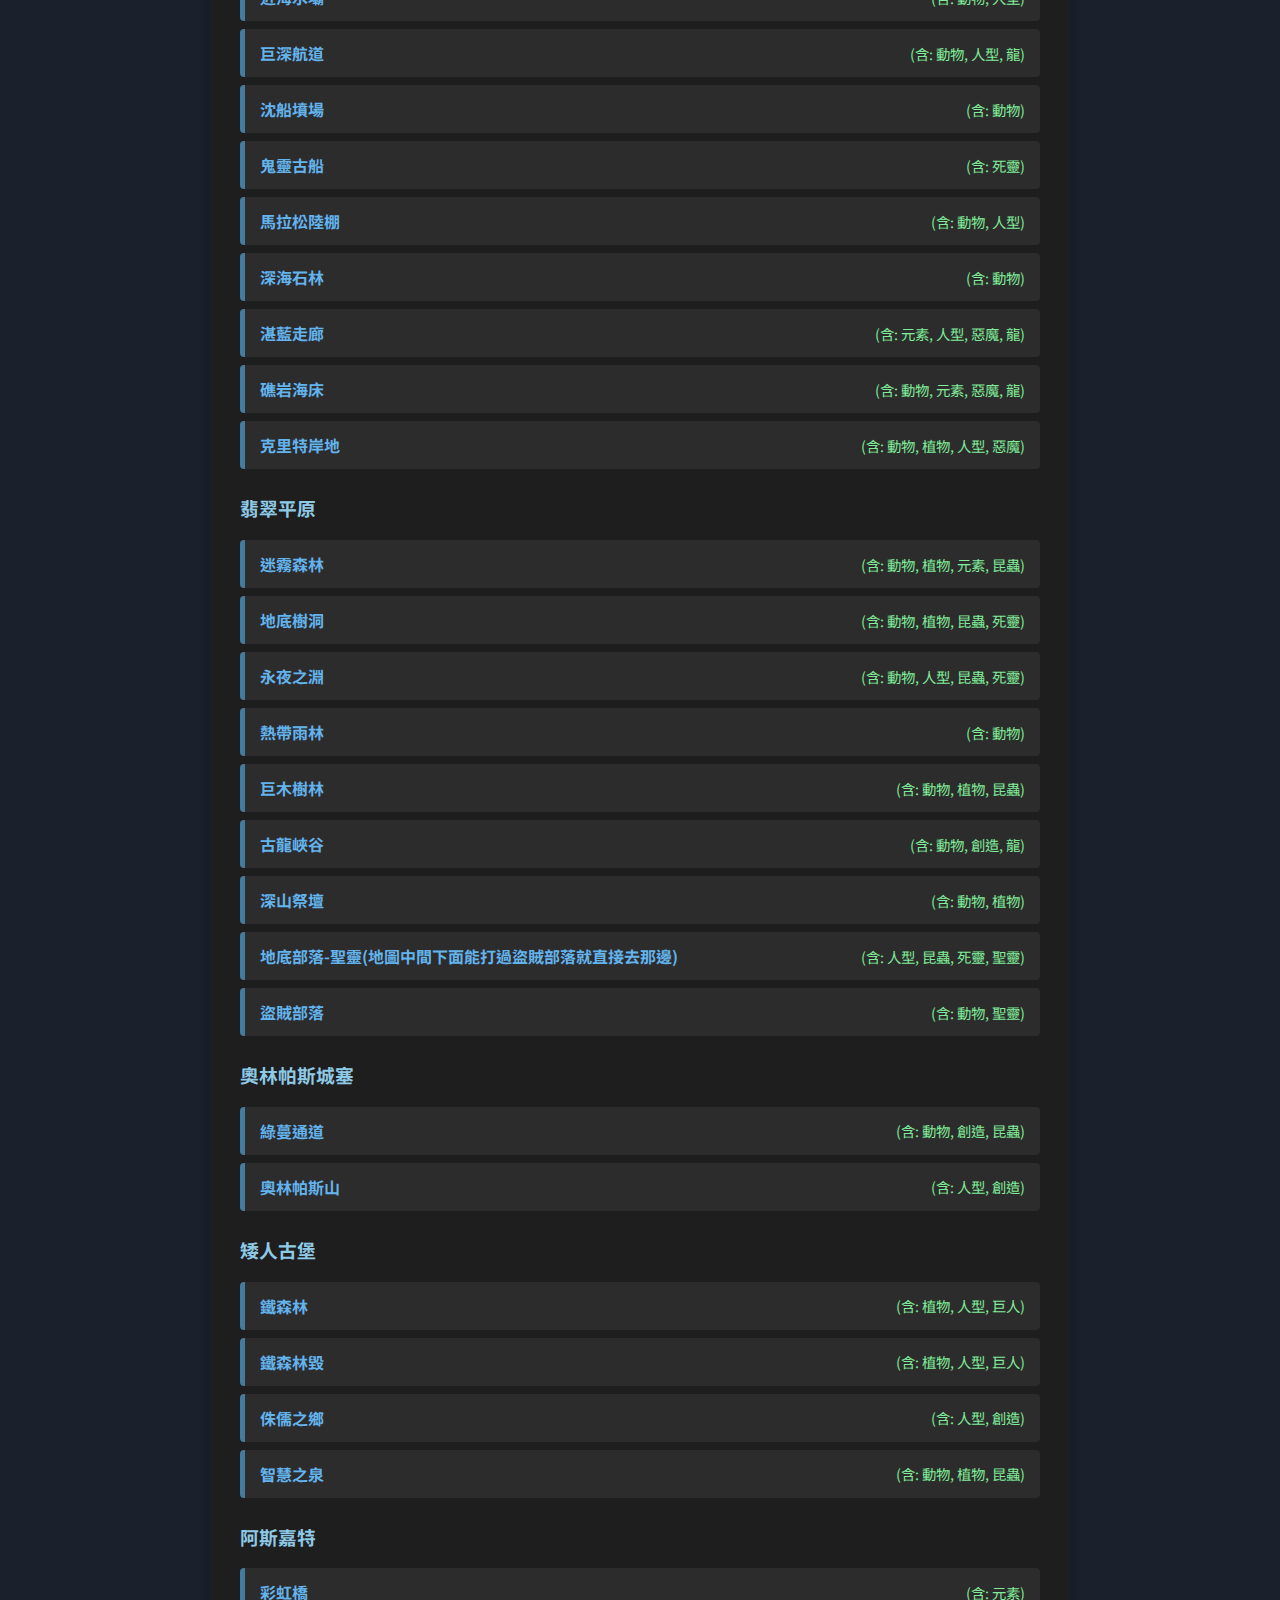
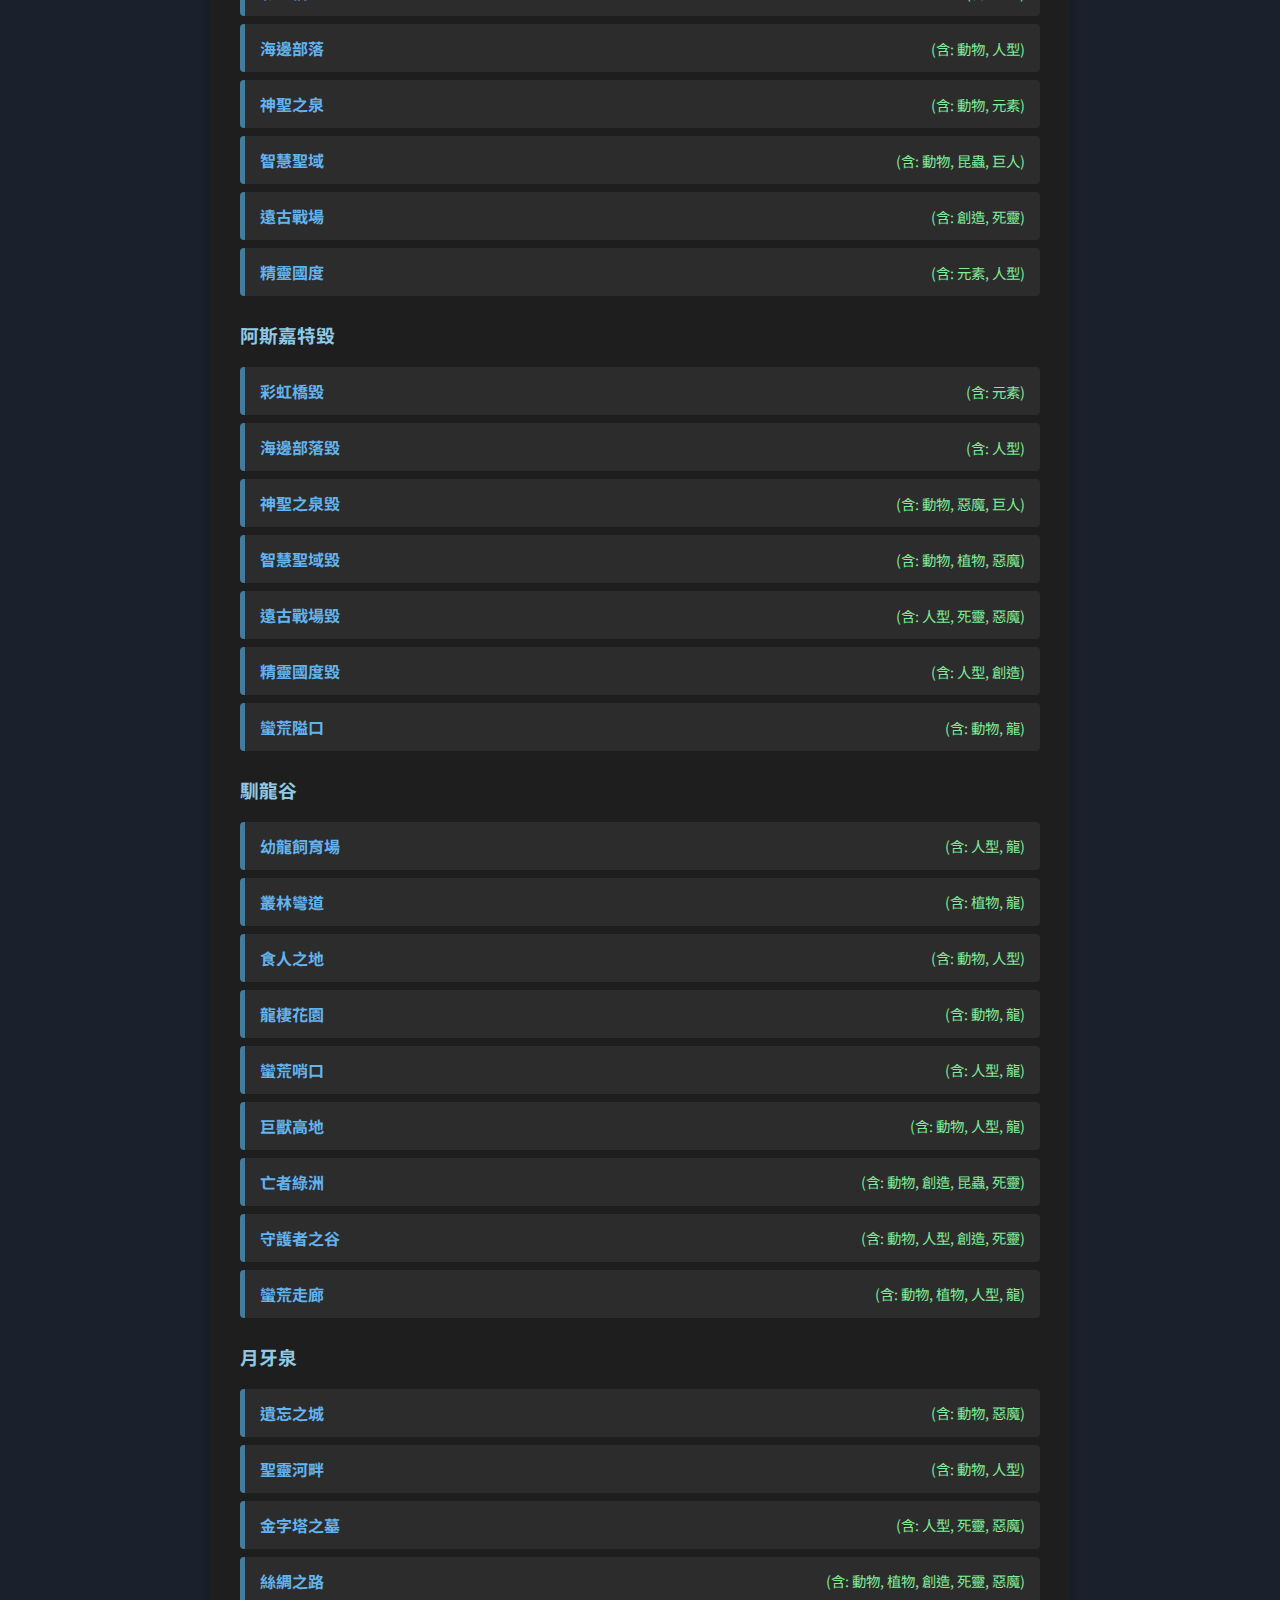
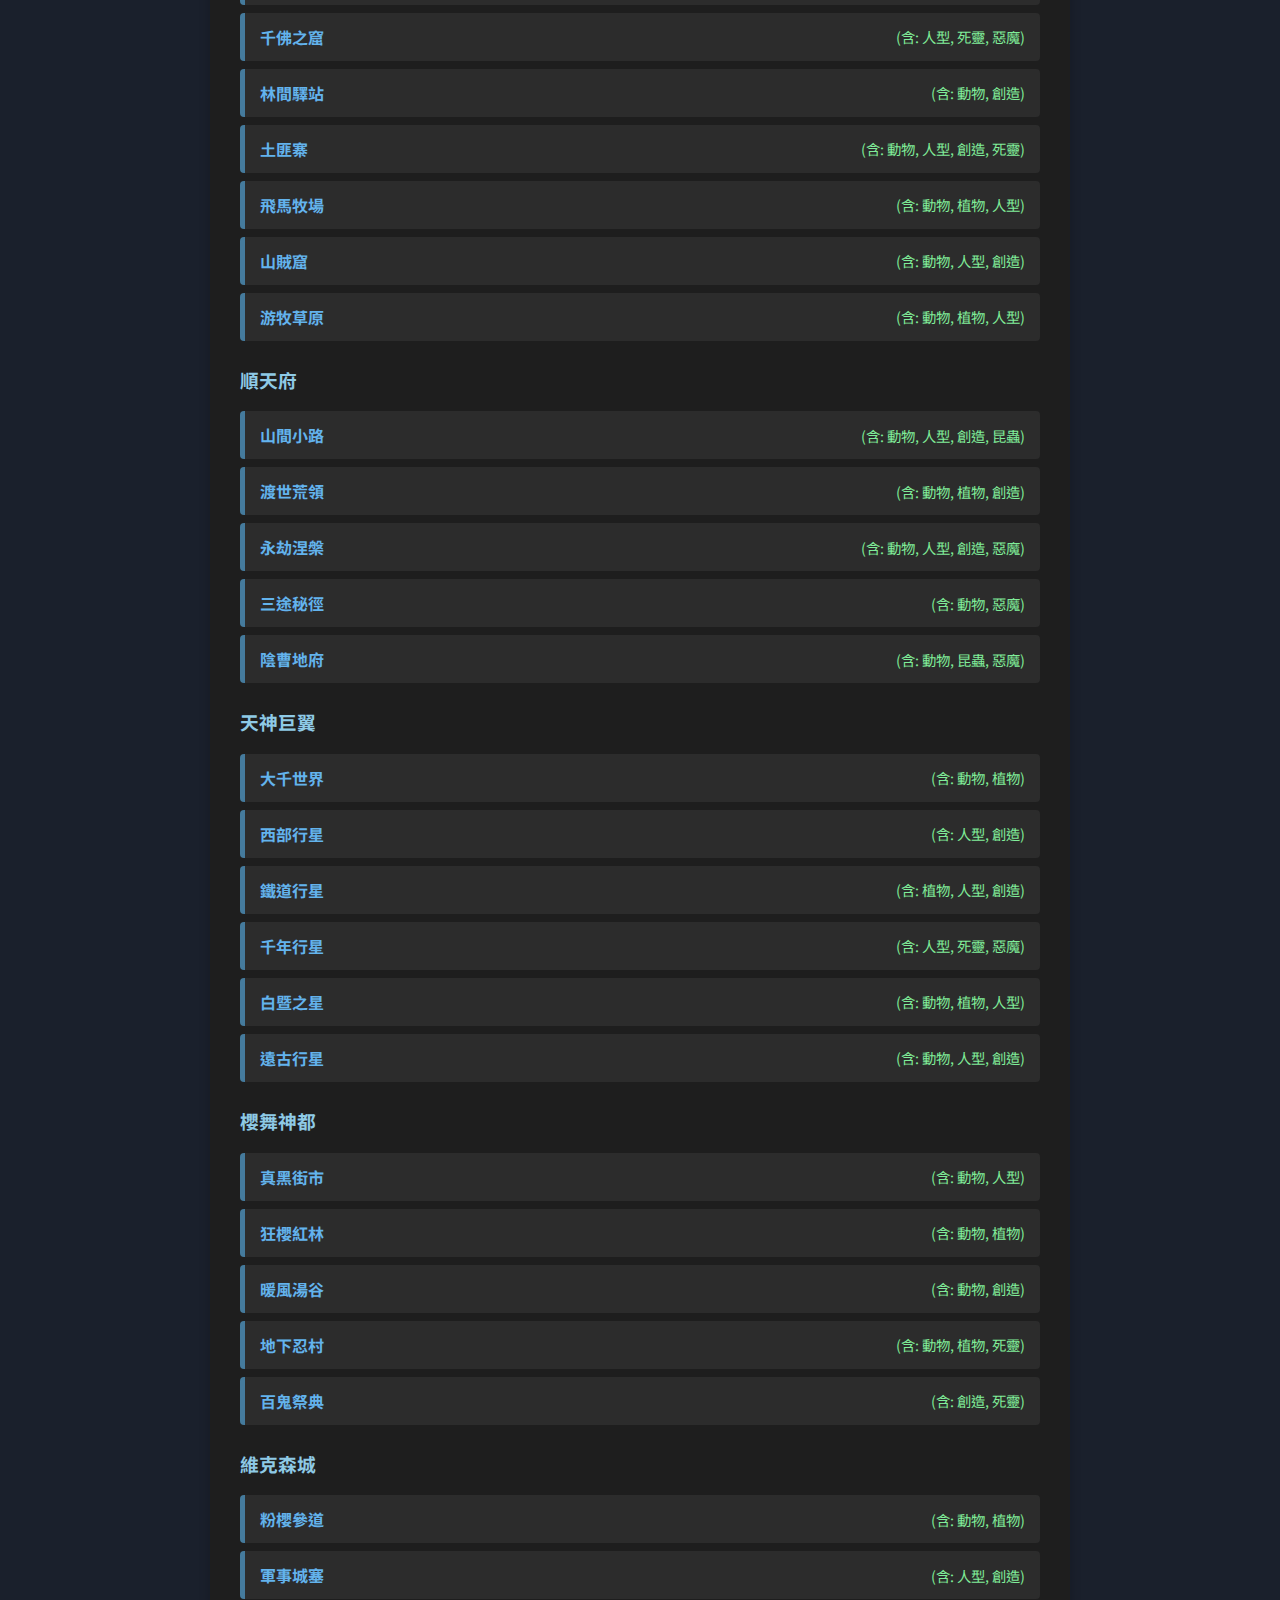
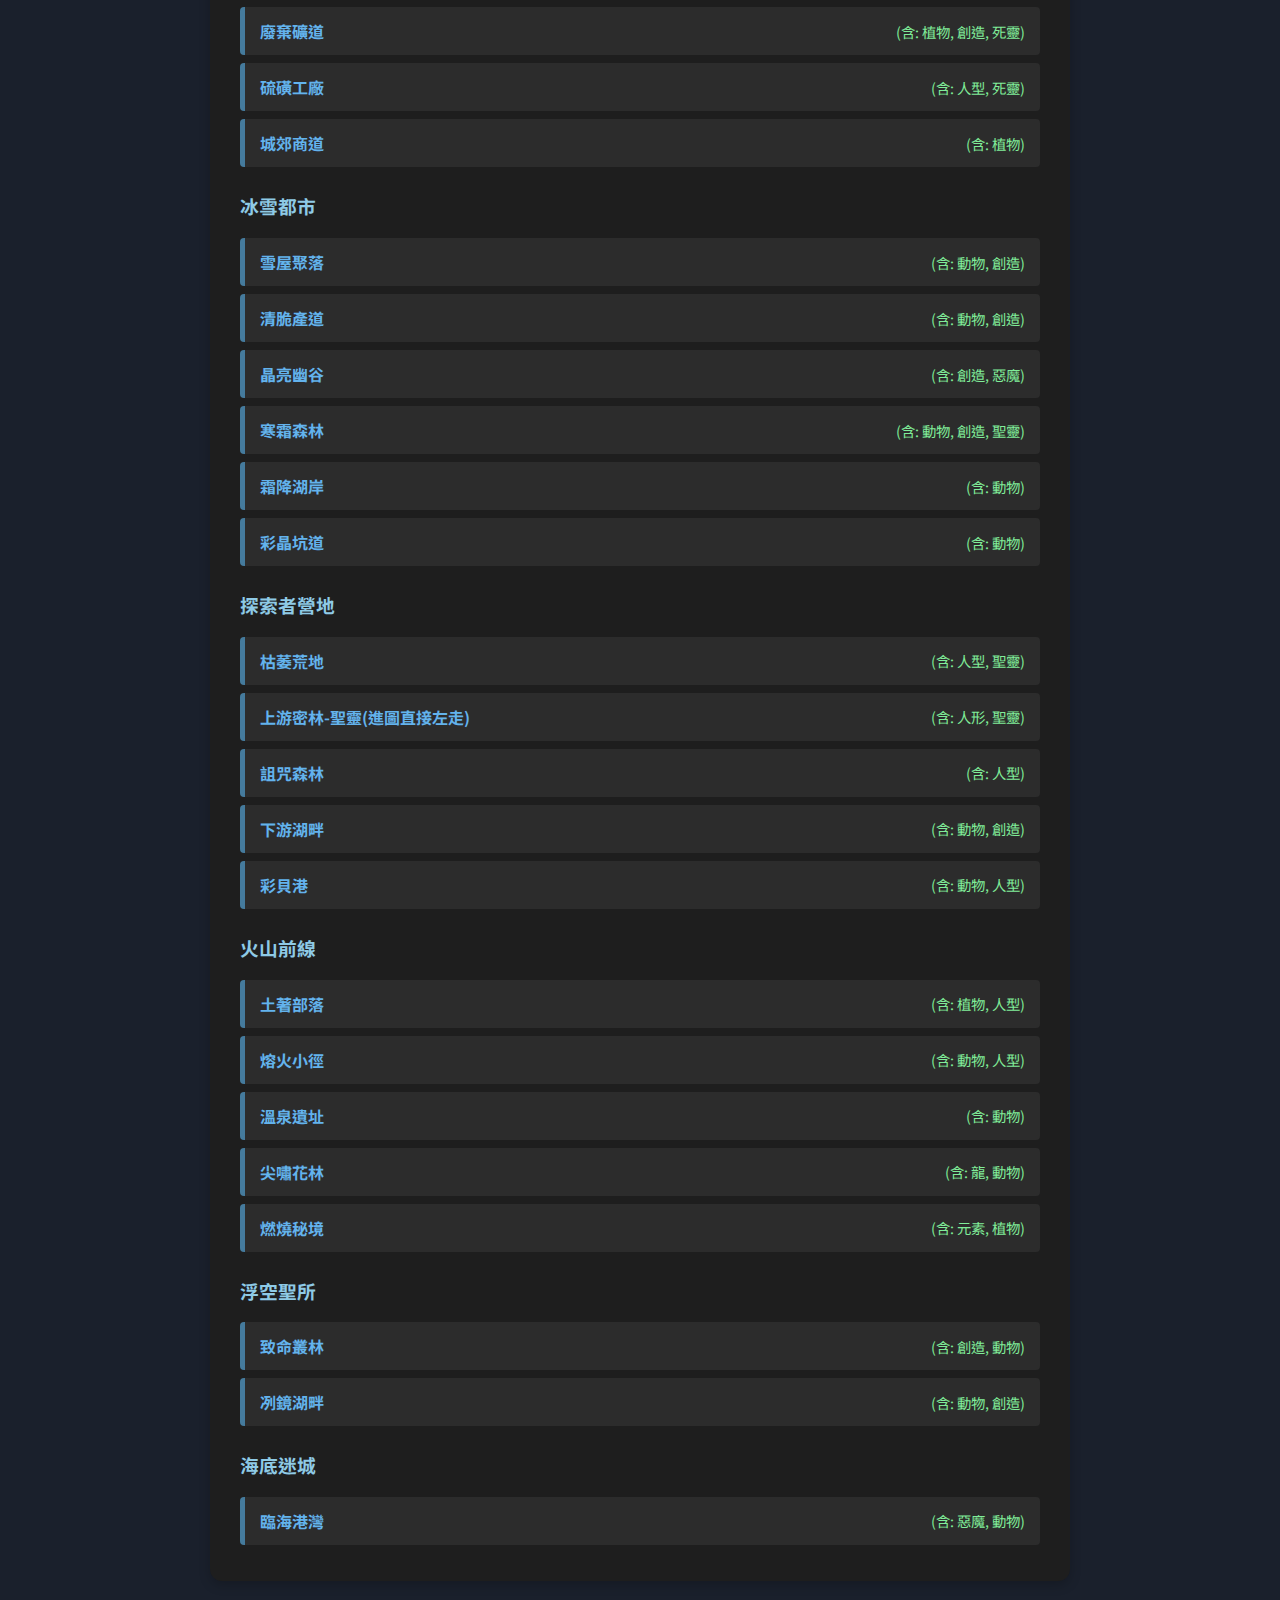
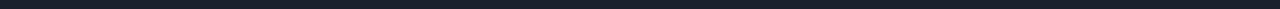
<file: searchmomTw.html>
<!DOCTYPE html>
<html lang="zh-Hant">
<head>
    <meta charset="UTF-8">
    <meta name="viewport" content="width=device-width, initial-scale=1.0">
    <title>怪物地圖篩選器</title>
    <!-- Google Fonts -->
    <link rel="preconnect" href="https://fonts.googleapis.com">
    <link rel="preconnect" href="https://fonts.gstatic.com" crossorigin>
    <link href="https://fonts.googleapis.com/css2?family=Noto+Sans+TC:wght@400;500;700&display=swap" rel="stylesheet">
    <!-- Shared Styles -->
    <link rel="stylesheet" href="shared-styles.css">
    <style>
        /* index.html specific styles */
        body {
            padding: 85px 15px 20px;
        }
        .container {
            position: relative;
            max-width: 800px;
            margin: auto;
            background: var(--container-bg);
            padding: 20px 30px;
            border-radius: 12px;
            box-shadow: 0 4px 12px var(--card-shadow);
            transition: background-color 0.3s;
        }
        h1 {
            color: var(--header-color);
            border-bottom: 3px solid var(--secondary-header-color);
            padding-bottom: 10px;
            font-size: 2em;
        }
        h2 { color: var(--header-color); font-size: 1.5em; }
        h3 { color: var(--secondary-header-color); margin-top: 25px; }
        p { color: var(--text-color); }

        .controls { display: flex; flex-wrap: wrap; gap: 12px; margin-bottom: 10px; align-items: center; }
        .controls button {
            padding: 10px 15px;
            border: 1px solid var(--border-color);
            background-color: var(--container-bg);
            color: var(--interactive-text-color);
            border-radius: 8px;
            cursor: pointer;
            font-size: 16px;
            font-weight: 500;
            transition: all 0.2s ease-in-out;
        }
        .controls button:hover {
            background-color: var(--interactive-bg-hover);
            border-color: var(--header-color);
        }
        .controls button.active {
            background-color: var(--active-bg);
            color: var(--active-text);
            border-color: var(--active-bg);
        }
        .clear-btn {
            background-color: var(--clear-btn-bg);
            color: white;
            border-color: var(--clear-btn-bg);
        }
        .clear-btn:hover {
            background-color: var(--clear-btn-hover-bg);
            border-color: var(--clear-btn-hover-bg);
        }
        .filter-options { display: flex; gap: 20px; align-items: center; margin-left: auto; }
        .checkbox-wrapper { display: flex; align-items: center; gap: 6px; cursor: pointer; user-select: none; }
        .checkbox-wrapper input { cursor: pointer; }

        .info-panel {
            background-color: var(--info-panel-bg);
            border-left: 4px solid var(--subtle-border-color);
            padding: 12px 15px;
            margin: 20px 0;
            border-radius: 4px;
        }
        #results ul { list-style-type: none; padding-left: 0; }
        #results li {
            background: var(--list-item-bg); margin-bottom: 8px; padding: 12px 15px;
            border-left: 5px solid var(--subtle-border-color); border-radius: 4px; display: flex;
            justify-content: space-between; align-items: center; flex-wrap: wrap; gap: 10px;
        }
        .map-name { font-weight: bold; color: var(--header-color); }
        .found-monsters { font-size: 0.9em; color: var(--found-monster-text); }
        .placeholder {
            color: var(--placeholder-text); text-align: center; padding: 30px 15px;
            background-color: var(--placeholder-bg); border-radius: 8px;
        }
        
        @media (max-width: 768px) {
            body { 
                padding: 75px 5px 10px; 
            }
            .container { padding: 15px; }
            h1 { font-size: 1.8em; }
            .controls button { flex-grow: 1; }
            .filter-options { width: 100%; margin-left: 0; order: 98; justify-content: center; }
            .clear-btn { margin-left: 0; width: 100%; order: 99; }
        }
        @media (max-width: 480px) {
            .controls { gap: 8px; }
            .controls button { flex-basis: 40%; }
        }
    </style>
	<link rel="icon" href="al2favicon.ico"/>
</head>
<body>

<!-- Placeholder for the navigation bar -->
<div id="nav-placeholder"></div>

<div class="container">
    <h1>怪物地圖篩選器</h1>
    <p>預設顯示所有地圖。列表會顯示選取的類型該地圖會出現該類型的怪物。(可複選)<br>
    探索者營地後面的我打不過所以沒資料</p>
    <div id="controls" class="controls">
    </div>
    <div id="results">
    </div>
</div>

<!-- Load Scripts -->
<script src="nav.js"></script>

<script>
    // Data and application logic remains the same
    const monsterTypes = [ "動物", "植物", "元素", "人型", "創造", "昆蟲", "死靈", "惡魔", "巨人", "龍", "聖靈" ];
    const mapData = [ { region: "雅典聖域", maps: [ { name: "聖域庭園", monsters: ["元素", "植物"] }, { name: "聖域庭園深處", monsters: ["元素", "植物"] }, { name: "聖域花園", monsters: ["元素", "植物"] } ] }, { region: "光明城邦", maps: [ { name: "翡翠湖畔", monsters: ["元素", "植物", "動物"] }, { name: "光明城鎮近郊", monsters: ["人型", "動物", "創造"] }, { name: "城邦通道", monsters: ["動物", "元素", "人型"] }, { name: "迴旋之丘", monsters: ["動物", "植物", "元素", "人型"] }, { name: "港邊灣岸", monsters: ["動物", "元素", "人型"] }, { name: "廢棄碼頭", monsters: ["動物", "元素", "人型"] }, { name: "海岸長廊", monsters: ["動物", "元素", "人型"] }, { name: "朝陽農莊前段", monsters: ["動物", "元素", "人型", "創造", "植物"] } ] }, { region: "月影林地", maps: [ { name: "朝陽農莊後段", monsters: ["動物", "元素", "人型", , "植物"] }, { name: "森林郊區", monsters: ["動物", "元素", "植物"] }, { name: "花海迷宮", monsters: ["元素", "植物", "昆蟲"] }, { name: "水晶秘徑", monsters: ["動物", "人型", "植物", "昆蟲"] }, { name: "密林聖地", monsters: ["動物", "植物", "昆蟲"] }, { name: "廢棄礦坑", monsters: ["動物", "人型", "昆蟲"] }, { name: "礦坑深處", monsters: ["動物", "元素", "人型", "死靈"] }, { name: "枯樹林", monsters: ["動物", "元素", "植物", "死靈", "惡魔"] }, { name: "野蠻部落", monsters: ["人型", "植物", "惡魔"] }, { name: "孢子小徑", monsters: ["動物", "植物", "昆蟲"] }, { name: "沙漠綠洲", monsters: ["動物", "植物", "昆蟲"] }, { name: "地下墳場", monsters: ["動物", "植物", "死靈"] }, { name: "死寂之里", monsters: ["死靈"] }, { name: "月光獵場前段", monsters: ["動物", "人型", "昆蟲"] }, { name: "月光獵場中段", monsters: ["動物", "元素", "植物", "昆蟲"] } ] }, { region: "幽暗冥府", maps: [ { name: "月光獵場後段", monsters: ["植物", "昆蟲", "死靈"] }, { name: "呢喃之屋", monsters: ["人型", "死靈", "惡魔"] }, { name: "死者殿堂", monsters: ["人型", "死靈", "惡魔"] }, { name: "亡者幻境", monsters: ["動物", "人型", "死靈"] }, { name: "扭曲小徑", monsters: ["植物", "創造", "昆蟲", "惡魔"] }, { name: "成鎮冥河", monsters: ["人型", "惡魔"] }, { name: "冥河流域", monsters: ["人型", "昆蟲", "惡魔", "巨人"] }, { name: "黑色沙漠", monsters: ["昆蟲", "惡魔"] }, { name: "暮色市集", monsters: ["人型", "昆蟲", "惡魔"] }, { name: "安息之地", monsters: ["動物", "人型", "惡魔"] }, { name: "潮濕地穴", monsters: ["昆蟲", "惡魔", "龍"] }, { name: "詛咒之地", monsters: ["動物", "元素", "人型", "昆蟲"] }, { name: "焦炎地脈", monsters: ["動物", "元素", "人型"] }, { name: "幽暗曲徑前段", monsters: ["人型", "昆蟲", "惡魔", "巨人"] }, { name: "幽暗曲徑後段", monsters: ["動物", "元素", "人型", "昆蟲", "惡魔", "龍"] } ] }, { region: "湛藍水都", maps: [ { name: "赫卡勒漁港", monsters: ["動物", "人型"] }, { name: "近海水壩", monsters: ["動物", "人型"] }, { name: "巨深航道", monsters: ["動物", "人型", "龍"] }, { name: "沈船墳場", monsters: ["動物"] }, { name: "鬼靈古船", monsters: ["死靈"] }, { name: "馬拉松陸棚", monsters: ["動物", "人型"] }, { name: "深海石林", monsters: ["動物"] }, { name: "湛藍走廊", monsters: ["元素", "人型", "惡魔", "龍"] }, { name: "礁岩海床", monsters: ["動物", "元素", "惡魔", "龍"] }, { name: "克里特岸地", monsters: ["動物", "植物", "人型", "惡魔"] } ] }, { region: "翡翠平原", maps: [ { name: "迷霧森林", monsters: ["動物", "植物", "元素", "昆蟲"] }, { name: "地底樹洞", monsters: ["動物", "植物", "昆蟲", "死靈"] }, { name: "永夜之淵", monsters: ["動物", "人型", "昆蟲", "死靈"] }, { name: "熱帶雨林", monsters: ["動物"] }, { name: "巨木樹林", monsters: ["動物", "植物", "昆蟲"] }, { name: "古龍峽谷", monsters: ["動物", "創造", "龍"] }, { name: "深山祭壇", monsters: ["動物", "植物"] }, { name: "地底部落-聖靈(地圖中間下面能打過盜賊部落就直接去那邊)", monsters: ["人型", "昆蟲", "死靈", "聖靈"] }, { name: "盜賊部落", monsters: ["動物", "聖靈"] } ] }, { region: "奧林帕斯城塞", maps: [ { name: "綠蔓通道", monsters: ["動物", "創造", "昆蟲"] }, { name: "奧林帕斯山", monsters: ["人型", "創造"] } ] }, { region: "矮人古堡", maps: [ { name: "鐵森林", monsters: ["植物", "人型", "巨人"] }, { name: "鐵森林毀", monsters: ["植物", "人型", "巨人"] }, { name: "侏儒之鄉", monsters: ["人型", "創造"] }, { name: "智慧之泉", monsters: ["動物", "植物", "昆蟲"] } ] }, { region: "阿斯嘉特", maps: [ { name: "彩虹橋", monsters: ["元素"] }, { name: "海邊部落", monsters: ["動物", "人型"] }, { name: "神聖之泉", monsters: ["動物", "元素"] }, { name: "智慧聖域", monsters: ["動物", "昆蟲", "巨人"] }, { name: "遠古戰場", monsters: ["創造", "死靈"] }, { name: "精靈國度", monsters: ["元素", "人型"] } ] }, { region: "阿斯嘉特毀", maps: [ { name: "彩虹橋毀", monsters: ["元素"] }, { name: "海邊部落毀", monsters: ["人型"] }, { name: "神聖之泉毀", monsters: ["動物", "惡魔", "巨人"] }, { name: "智慧聖域毀", monsters: ["動物", "植物", "惡魔"] }, { name: "遠古戰場毀", monsters: ["人型", "死靈", "惡魔"] }, { name: "精靈國度毀", monsters: ["人型", "創造"] }, { name: "蠻荒隘口", monsters: ["動物", "龍"] } ] }, { region: "馴龍谷", maps: [ { name: "幼龍飼育場", monsters: ["人型", "龍"] }, { name: "叢林彎道", monsters: ["植物", "龍"] }, { name: "食人之地", monsters: ["動物", "人型"] }, { name: "龍棲花園", monsters: ["動物", "龍"] }, { name: "蠻荒哨口", monsters: ["人型", "龍"] }, { name: "巨獸高地", monsters: ["動物", "人型", "龍"] }, { name: "亡者綠洲", monsters: ["動物", "創造", "昆蟲", "死靈"] }, { name: "守護者之谷", monsters: ["動物", "人型", "創造", "死靈"] }, { name: "蠻荒走廊", monsters: ["動物", "植物", "人型", "龍"] } ] }, { region: "月牙泉", maps: [ { name: "遺忘之城", monsters: ["動物", "惡魔"] }, { name: "聖靈河畔", monsters: ["動物", "人型", ] }, { name: "金字塔之墓", monsters: ["人型", "死靈", "惡魔"] }, { name: "絲綢之路", monsters: ["動物", "植物", "創造", "死靈", "惡魔"] }, { name: "千佛之窟", monsters: ["人型", "死靈", "惡魔"] }, { name: "林間驛站", monsters: ["動物", "創造"] }, { name: "土匪寨", monsters: ["動物", "人型", "創造", "死靈"] }, { name: "飛馬牧場", monsters: ["動物", "植物", "人型"] }, { name: "山賊窟", monsters: ["動物", "人型", "創造"] }, { name: "游牧草原", monsters: ["動物", "植物", "人型"] } ] }, { region: "順天府", maps: [ { name: "山間小路", monsters: ["動物", "人型", "創造", "昆蟲"] }, { name: "渡世荒領", monsters: ["動物", "植物", "創造"] }, { name: "永劫涅槃", monsters: ["動物", "人型", "創造", "惡魔"] }, { name: "三途秘徑", monsters: ["動物", "惡魔"] }, { name: "陰曹地府", monsters: ["動物", "昆蟲", "惡魔"] } ] }, { region: "天神巨翼", maps: [ { name: "大千世界", monsters: ["動物", "植物"] }, { name: "西部行星", monsters: ["人型", "創造"] }, { name: "鐵道行星", monsters: ["植物", "人型", "創造"] }, { "name": "千年行星", "monsters": ["人型", "死靈", "惡魔"] }, { "name": "白暨之星", "monsters": ["動物", "植物", "人型"] }, { "name": "遠古行星", "monsters": ["動物", "人型", "創造"] } ] }, { "region": "櫻舞神都", "maps": [ { "name": "真黑街市", "monsters": ["動物", "人型"] }, { "name": "狂櫻紅林", "monsters": ["動物", "植物"] }, { "name": "暖風湯谷", "monsters": ["動物", "創造"] }, { "name": "地下忍村", "monsters": ["動物", "植物", "死靈"] }, { "name": "百鬼祭典", "monsters": ["創造", "死靈"] } ] }, { "region": "維克森城", "maps": [ { "name": "粉櫻參道", "monsters": ["動物", "植物"] }, { "name": "軍事城塞", "monsters": ["人型", "創造"] }, { "name": "廢棄礦道", "monsters": ["植物", "創造", "死靈"] }, { "name": "硫磺工廠", "monsters": ["人型", "死靈"] }, { "name": "城郊商道", "monsters": ["植物"] } ] }, { "region": "冰雪都市", "maps": [ { "name": "雪屋聚落", "monsters": ["動物", "創造"] }, { "name": "清脆產道", "monsters": ["動物", "創造"] }, { "name": "晶亮幽谷", "monsters": ["創造", "惡魔"] }, { "name": "寒霜森林", "monsters": ["動物", "創造", "聖靈"] }, { "name": "霜降湖岸", "monsters": ["動物"] }, { "name": "彩晶坑道", "monsters": ["動物"] } ] }, { "region": "探索者營地", "maps": [ { "name": "枯萎荒地", "monsters": ["人型", "聖靈"] }, { "name": "上游密林-聖靈(進圖直接左走)", "monsters": ["人形", "聖靈"] }, { "name": "詛咒森林", "monsters": ["人型"] }, { "name": "下游湖畔", "monsters": ["動物", "創造"] }, { "name": "彩貝港", "monsters": ["動物", "人型"] } ] }, { "region": "火山前線", "maps": [ { "name": "土著部落", "monsters": ["植物", "人型"] }, { "name": "熔火小徑", "monsters": ["動物", "人型"] }, { "name": "溫泉遺址", "monsters": ["動物"] }, { "name": "尖嘯花林", "monsters": ["龍", "動物"] }, { "name": "燃燒秘境", "monsters": ["元素", "植物"] } ] }, { "region": "浮空聖所", "maps": [ { "name": "致命叢林", "monsters": ["創造", "動物"] }, { "name": "冽鏡湖畔", "monsters": ["動物", "創造"] } ] }, { "region": "海底迷城", "maps": [ { "name": "臨海港灣", "monsters": ["惡魔", "動物"] } ] } ];

    const controlsContainer = document.getElementById('controls');
    const resultsContainer = document.getElementById('results');

    let selectedTypes = [];

    function toggleSelection(type, buttonElement) {
        buttonElement.classList.toggle('active');
        const index = selectedTypes.indexOf(type);
        if (index > -1) {
            selectedTypes.splice(index, 1);
        } else {
            selectedTypes.push(type);
        }
        updateMapDisplay();
    }

    function clearAllSelections() {
        selectedTypes = [];
        document.querySelectorAll('#controls button.active').forEach(btn => btn.classList.remove('active'));
        const filterCheckbox = document.getElementById('filter-mode-checkbox');
        if(filterCheckbox) filterCheckbox.checked = false; 
        updateMapDisplay();
    }

    function updateMapDisplay() {
        const useOrLogic = document.getElementById('filter-mode-checkbox')?.checked;
        let html = '';
        if (selectedTypes.length === 0) {
            const totalMaps = mapData.reduce((count, region) => count + region.maps.length, 0);
            html = `<div class="info-panel"><strong>顯示所有地圖</strong> (共 ${totalMaps} 張)</div><h2>地圖總覽</h2>`;
            mapData.forEach(region => {
                html += `<h3>${region.region}</h3><ul>`;
                region.maps.forEach(map => {
                    html += `<li><span class="map-name">${map.name}</span><span class="found-monsters">(含: ${map.monsters.join(', ')})</span></li>`;
                });
                html += `</ul>`;
            });
        } else {
            let filteredData;
            let infoText;
            if (useOrLogic) {
                infoText = `篩選模式：地圖包含<strong>任一</strong>已選類型: <strong>[${selectedTypes.join(', ')}]</strong>`;
                filteredData = mapData.map(region => ({
                    ...region,
                    maps: region.maps.filter(map => selectedTypes.some(type => map.monsters.includes(type)))
                })).filter(region => region.maps.length > 0);
            } else {
                infoText = `篩選模式：地圖須<strong>同時包含</strong>所有已選類型: <strong>[${selectedTypes.join(', ')}]</strong>`;
                filteredData = mapData.map(region => ({
                    ...region,
                    maps: region.maps.filter(map => selectedTypes.every(type => map.monsters.includes(type)))
                })).filter(region => region.maps.length > 0);
            }
            html = `<div class="info-panel">${infoText}</div>`;
            const totalFound = filteredData.reduce((count, region) => count + region.maps.length, 0);
            if (totalFound > 0) {
                html += `<h2>搜尋結果</h2>`;
                filteredData.forEach(region => {
                    html += `<h3>${region.region}</h3><ul>`;
                    region.maps.forEach(map => {
                        const matchedTypes = map.monsters.filter(m => selectedTypes.includes(m));
                        html += `<li><span class="map-name">${map.name}</span><span class="found-monsters">(符合: ${matchedTypes.join(', ')})</span></li>`;
                    });
                    html += `</ul>`;
                });
            } else {
                html += `<p class="placeholder">找不到任何符合條件的地圖。</p>`;
            }
        }
        resultsContainer.innerHTML = html;
    }

    // --- Initial Setup ---
    monsterTypes.forEach(type => {
        const button = document.createElement('button');
        button.textContent = type;
        button.dataset.type = type;
        button.onclick = () => toggleSelection(type, button);
        controlsContainer.appendChild(button);
    });

    const filterOptionsContainer = document.createElement('div');
    filterOptionsContainer.className = 'filter-options';

    const checkboxWrapper = document.createElement('label');
    checkboxWrapper.className = 'checkbox-wrapper';
    const checkbox = document.createElement('input');
    checkbox.type = 'checkbox';
    checkbox.id = 'filter-mode-checkbox';
    checkbox.onchange = updateMapDisplay;
    checkboxWrapper.appendChild(checkbox);
    checkboxWrapper.append('打勾後顯示以選則類型的全部地圖');
    filterOptionsContainer.appendChild(checkboxWrapper);

    const clearButton = document.createElement('button');
    clearButton.textContent = '清除選擇';
    clearButton.className = 'clear-btn';
    clearButton.onclick = clearAllSelections;
    filterOptionsContainer.appendChild(clearButton);

    controlsContainer.appendChild(filterOptionsContainer);
    
    // Initial map display
    updateMapDisplay();
</script>

</body>
</html>
</file>
<file: shared-styles.css>
/* shared-styles.css */

/* 1. 定義亮色與深色模式的顏色變數 */
:root {
    /* 深色模式 (預設) */
    --bg-color: #1a202c;
    --text-color: #e2e8f0;
    --nav-bg: rgba(26, 32, 44, 0.8);
    --nav-border: #4a5568;
    --nav-text: #e2e8f0;
    --nav-text-hover: #ffffff;
    --nav-active-text: #63b3ed;
    --nav-active-border: #63b3ed;
    --card-bg: #2d3748;
    --card-border: #4a5568;
    --card-shadow: rgba(0, 0, 0, 0.2);
    --header-color: #63b3ed;
    --link-color: #63b3ed;
    --link-hover-color: #90cdf4;
    --button-bg: #63b3ed;
    --button-text: #1a202c;
    --button-hover-bg: #90cdf4;
    --dropdown-bg: #2d3748;
    --dropdown-shadow: rgba(0, 0, 0, 0.25);

    /* for index.html */
    --container-bg: #1e1e1e;
    --secondary-header-color: #8ecae6;
    --border-color: #8ecae6;
    --subtle-border-color: #457b9d;
    --interactive-text-color: #8ecae6;
    --interactive-bg-hover: #2a3a4a;
    --active-bg: #8ecae6;
    --active-text: #121212;
    --clear-btn-bg: #d90429;
    --clear-btn-hover-bg: #ef233c;
    --info-panel-bg: #2b3a42;
    --list-item-bg: #2c2c2c;
    --found-monster-text: #80ed99;
    --placeholder-bg: #2c2c2c;
    --placeholder-text: #adb5bd;

    /* for rich.html */
    --rich-card-bg: #2d3748;
    --rich-card-border: #4a5568;
    --rich-card-hover-border: #a0aec0;
    --rich-card-selected-border: #63b3ed;
    --rich-comparison-bg: rgba(26, 32, 44, 0.95);
    --rich-comparison-border: #4a5568;
    --rich-stat-highlight: #68d391;
    --rich-stat-dim: #a0aec0;
    --rich-text-slate-100: #e2e8f0;
    --rich-text-slate-300: #cbd5e0;
    --rich-text-slate-400: #a0aec0;
    --rich-bg-gray-700-50: rgba(74, 85, 104, 0.5);
    --rich-text-blue-300: #63b3ed;

    /* for about.html */
    --about-card-bg: #2d3748;
    --about-card-border: #4a5568;
    --about-header-text: #63b3ed;
    --about-divider: rgba(99, 179, 237, 0.3);
    --about-text-main: #e2e8f0;
    --about-text-secondary: #a0aec0;
    --about-button-bg: #63b3ed;
    --about-button-text: #1a202c;
    --about-button-hover-bg: #90cdf4;
    --input-text-color: #f7fafc;
}

.dark-mode {
    /* 亮色模式 */
    --input-text-color: #1a202c;
    --bg-color: #f8f9fa;
    --text-color: #212529;
    --nav-bg: rgba(255, 255, 255, 0.8);
    --nav-border: #dee2e6;
    --nav-text: #495057;
    --nav-text-hover: #000;
    --nav-active-text: #007bff;
    --nav-active-border: #007bff;
    --card-bg: #ffffff;
    --card-border: #e9ecef;
    --card-shadow: rgba(0, 0, 0, 0.05);
    --header-color: #007bff;
    --link-color: #007bff;
    --link-hover-color: #0056b3;
    --button-bg: #007bff;
    --button-text: #fff;
    --button-hover-bg: #0056b3;
    --dropdown-bg: #ffffff;
    --dropdown-shadow: rgba(0, 0, 0, 0.1);

    /* for index.html */
    --container-bg: #ffffff;
    --secondary-header-color: #0056b3;
    --border-color: #007bff;
    --subtle-border-color: #ced4da;
    --interactive-text-color: #007bff;
    --interactive-bg-hover: #e9ecef;
    --active-bg: #007bff;
    --active-text: #ffffff;
    --clear-btn-bg: #dc3545;
    --clear-btn-hover-bg: #c82333;
    --info-panel-bg: #e9ecef;
    --list-item-bg: #f8f9fa;
    --found-monster-text: #28a745;
    --placeholder-bg: #e9ecef;
    --placeholder-text: #6c757d;

    /* for rich.html */
    --rich-card-bg: #ffffff;
    --rich-card-border: #dee2e6;
    --rich-card-hover-border: #007bff;
    --rich-card-selected-border: #007bff;
    --rich-comparison-bg: rgba(255, 255, 255, 0.95);
    --rich-comparison-border: #dee2e6;
    --rich-stat-highlight: #28a745;
    --rich-stat-dim: #6c757d;
    --rich-text-slate-100: #343a40;
    --rich-text-slate-300: #6c757d;
    --rich-text-slate-400: #adb5bd;
    --rich-bg-gray-700-50: rgba(233, 236, 239, 0.5);
    --rich-text-blue-300: #007bff;

    /* for about.html */
    --about-card-bg: #fff;
    --about-card-border: rgba(0,0,0,0.1);
    --about-header-text: #007bff;
    --about-divider: rgba(0, 123, 255, 0.3);
    --about-text-main: #212529;
    --about-text-secondary: #6c757d;
    --about-button-bg: #007bff;
    --about-button-text: #fff;
    --about-button-hover-bg: #0056b3;
}
/* 2. 全域樣式 */
body {
    font-family: 'Noto Sans TC', sans-serif;
    background-color: var(--bg-color);
    color: var(--text-color);
    padding-top: 70px;
    transition: background-color 0.3s, color 0.3s;
    -webkit-font-smoothing: antialiased;
    -moz-osx-font-smoothing: grayscale;
}

/* 3. 導覽列樣式 */
.top-nav {
    position: fixed;
    top: 0;
    left: 0;
    width: 100%;
    background-color: var(--nav-bg);
    backdrop-filter: blur(10px);
    border-bottom: 1px solid var(--nav-border);
    z-index: 1000;
    transition: background-color 0.3s, border-color 0.3s;
    height: 70px;
}

.nav-container {
    max-width: 800px;
    height: 100%;
    margin: 0 auto;
    display: flex;
    justify-content: space-between;
    align-items: center;
    padding: 0 15px;
    position: relative;
}

.nav-logo {
    font-size: 1.5em;
    font-weight: bold;
    color: var(--header-color);
    text-decoration: none;
    transition: color 0.3s;
}

#main-nav-links {
    list-style: none;
    margin: 0;
    padding: 0;
    display: flex;
    align-items: center;
    gap: 25px;
}

#main-nav-links > li {
    position: relative;
    padding: 20px 0; /* 增加垂直感應區 */
    margin: -20px 0; /* 抵銷 padding 對佈局的影響 */
}

#main-nav-links li a {
    text-decoration: none;
    color: var(--nav-text);
    font-weight: 500;
    padding-bottom: 5px;
    border-bottom: 2px solid transparent;
    transition: all 0.3s ease;
}

#main-nav-links li a:hover {
    color: var(--nav-text-hover);
}

#main-nav-links li a.active-nav-link {
    color: var(--nav-active-text);
    border-bottom-color: var(--nav-active-border);
    font-weight: bold;
}

/* 4. 下拉式選單樣式 */
.dropdown-toggle::after {
    content: ' ▼';
    font-size: 0.6em;
    display: inline-block;
    margin-left: 4px;
    vertical-align: middle;
}

.dropdown-menu {
    display: none;
    opacity: 0;
    visibility: hidden;
    position: absolute;
    top: 90%; /* 微調位置，使其更靠近主連結 */
    left: 50%;
    transform: translateX(-50%);
    background-color: var(--dropdown-bg);
    list-style: none;
    padding: 8px 0;
    min-width: 160px;
    border-radius: 8px;
    box-shadow: 0 4px 12px var(--dropdown-shadow);
    border: 1px solid var(--nav-border);
    z-index: 1100;
    transition: opacity 0.2s ease-in-out, visibility 0.2s;
}

.dropdown-menu li a {
    display: block;
    padding: 8px 16px;
    white-space: nowrap;
    border-bottom: none;
}

.dropdown-menu li a:hover {
    background-color: var(--interactive-bg-hover);
}

/* 電腦版：滑鼠懸停時顯示選單 */
@media (min-width: 901px) {
    .dropdown:hover .dropdown-menu {
        display: block;
        opacity: 1;
        visibility: visible;
    }
}

/* 手機版：透過 'open' class 控制顯示 */
.dropdown.open .dropdown-menu {
    display: block;
    opacity: 1;
    visibility: visible;
}


/* 5. 主題切換開關樣式 */
#theme-switch-wrapper {
    position: static;
    margin-left: 15px;
}

.theme-switch {
    position: relative;
    display: inline-block;
    width: 50px;
    height: 26px;
}

.theme-switch input {
    opacity: 0;
    width: 0;
    height: 0;
}

.slider {
    position: absolute;
    cursor: pointer;
    top: 0;
    left: 0;
    right: 0;
    bottom: 0;
    background-color: #ccc;
    transition: .4s;
}

.slider:before {
    position: absolute;
    content: "";
    height: 20px;
    width: 20px;
    left: 3px;
    bottom: 3px;
    background-color: white;
    transition: .4s;
    background-repeat: no-repeat;
    background-position: center center;
    background-size: 14px 14px;
    background-image: url("data:image/svg+xml,%3csvg xmlns='http://www.w3.org/2000/svg' viewBox='0 0 24 24' fill='none' stroke='%23f6993f' stroke-width='2' stroke-linecap='round' stroke-linejoin='round'%3e%3ccircle cx='12' cy='12' r='5'%3e%3c/circle%3e%3cline x1='12' y1='1' x2='12' y2='3'%3e%3c/line%3e%3cline x1='12' y1='21' x2='12' y2='23'%3e%3c/line%3e%3cline x1='4.22' y1='4.22' x2='5.64' y2='5.64'%3e%3c/line%3e%3cline x1='18.36' y1='18.36' x2='19.78' y2='19.78'%3e%3c/line%3e%3cline x1='1' y1='12' x2='3' y2='12'%3e%3c/line%3e%3cline x1='21' y1='12' x2='23' y2='12'%3e%3c/line%3e%3cline x1='4.22' y1='19.78' x2='5.64' y2='18.36'%3e%3c/line%3e%3cline x1='18.36' y1='5.64' x2='19.78' y2='4.22'%3e%3c/line%3e%3c/svg%3e");
}

input:checked + .slider {
    background-color: var(--nav-active-border);
}

input:focus + .slider {
    box-shadow: 0 0 1px var(--nav-active-border);
}

input:checked + .slider:before {
    transform: translateX(24px);
    background-image: url("data:image/svg+xml,%3csvg xmlns='http://www.w3.org/2000/svg' viewBox='0 0 24 24' fill='none' stroke='white' stroke-width='2' stroke-linecap='round' stroke-linejoin='round'%3e%3cpath d='M21 12.79A9 9 0 1 1 11.21 3 7 7 0 0 0 21 12.79z'%3e%3c/path%3e%3c/svg%3e");
}

.slider.round { border-radius: 34px; }
.slider.round:before { border-radius: 50%; }

/* 6. 響應式設計 (手機版) */
#hamburger-btn { display: none; }

@media (max-width: 900px) {
    .nav-logo { font-size: 1.2em; }

    #theme-switch-wrapper {
        position: absolute;
        right: 70px;
    }

    #hamburger-btn {
        display: flex;
        flex-direction: column;
        justify-content: space-around;
        width: 30px;
        height: 30px;
        background: transparent;
        border: none;
        cursor: pointer;
        padding: 0;
        z-index: 1200;
        position: absolute;
        right: 15px;
    }

    #hamburger-btn span {
        width: 30px;
        height: 3px;
        background-color: var(--text-color);
        border-radius: 5px;
        transition: all 0.3s linear;
        position: relative;
        transform-origin: 1px;
    }

    #main-nav-links {
        position: fixed;
        top: 70px;
        right: 0;
        height: calc(100vh - 70px);
        width: 250px;
        background-color: var(--nav-bg);
        flex-direction: column;
        align-items: flex-start;
        padding: 2rem;
        gap: 1.5rem;
        transform: translateX(100%);
        transition: transform 0.3s ease-in-out;
        border-left: 1px solid var(--nav-border);
    }

    #main-nav-links > li {
        padding: 0; /* 移除手機版選單項目的額外 padding */
        margin: 0;
    }

    .top-nav.nav-open #main-nav-links {
        transform: translateX(0);
    }

    .top-nav.nav-open #hamburger-btn span:nth-child(1) {
        transform: rotate(45deg);
    }
    .top-nav.nav-open #hamburger-btn span:nth-child(2) {
        opacity: 0;
        transform: translateX(20px);
    }
    .top-nav.nav-open #hamburger-btn span:nth-child(3) {
        transform: rotate(-45deg);
    }

    /* 手機版下拉選單 */
    .dropdown-menu {
        position: static;
        display: none;
        transform: none;
        box-shadow: none;
        border: none;
        margin-top: 10px;
        padding-left: 15px;
        background-color: transparent;
        min-width: auto;
        opacity: 1; /* 手機版不需淡入淡出 */
        visibility: visible;
    }

    .dropdown.open .dropdown-menu {
        display: block;
    }
}

/* 7. Back to Top & Back to Home Buttons */
#back-to-top-btn, #back-to-home-btn {
    position: fixed;
    right: 20px;
    background-color: var(--button-bg);
    color: var(--button-text);
    border: none;
    border-radius: 50%;
    width: 50px;
    height: 50px;
    font-size: 24px;
    cursor: pointer;
    opacity: 0;
    visibility: hidden;
    transform: translateY(20px);
    transition: opacity 0.3s, visibility 0.3s, transform 0.3s;
    z-index: 999;
    display: flex;
    align-items: center;
    justify-content: center;
    text-decoration: none;
}

#back-to-top-btn { bottom: 20px; }
#back-to-home-btn { bottom: 80px; }

#back-to-top-btn.show, #back-to-home-btn.show {
    opacity: 0.7;
    visibility: visible;
    transform: translateY(0);
}

#back-to-top-btn:hover, #back-to-home-btn:hover {
    opacity: 1;
}

/* Focus visibility for keyboard navigation */
:focus-visible {
    outline: 2px solid var(--link-color);
    outline-offset: 2px;
}

/* General Input Styles */
input[type="text"], input[type="search"], select, textarea {
    color: var(--input-text-color);
}
</file>
